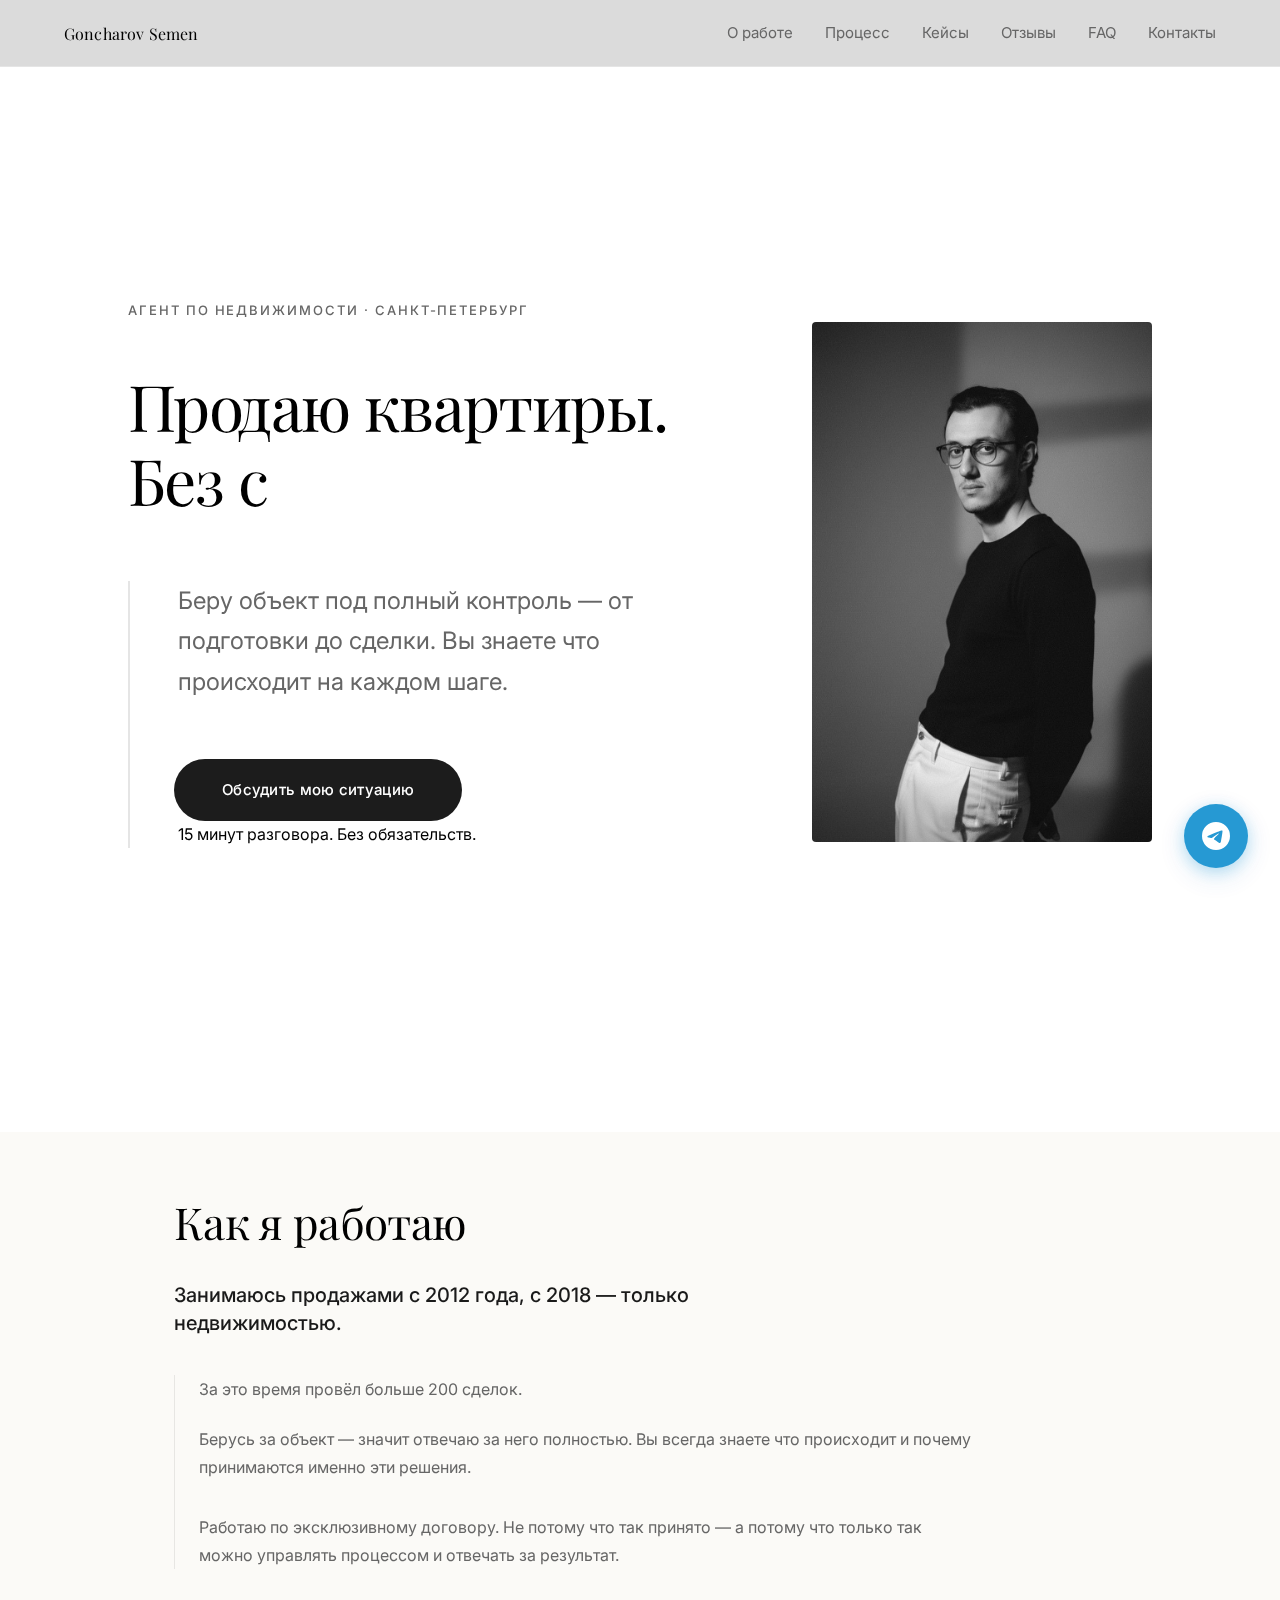
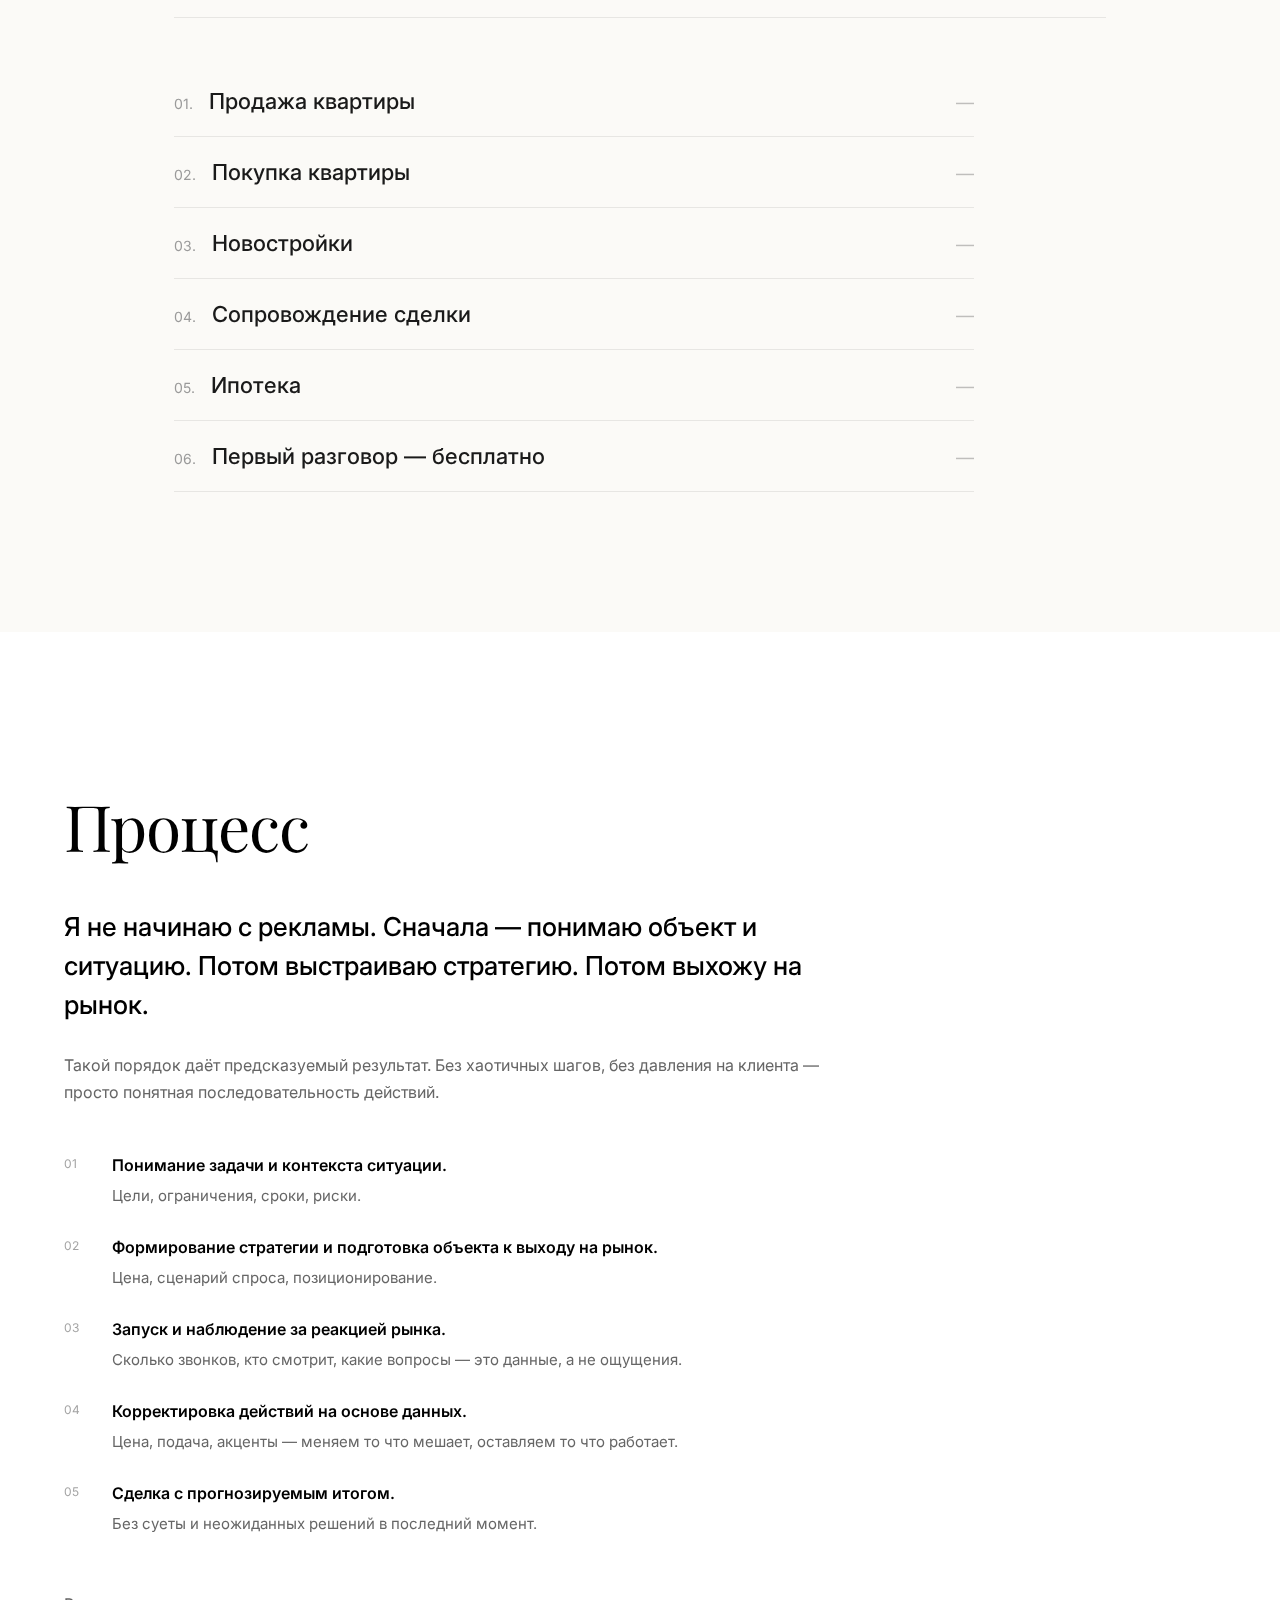
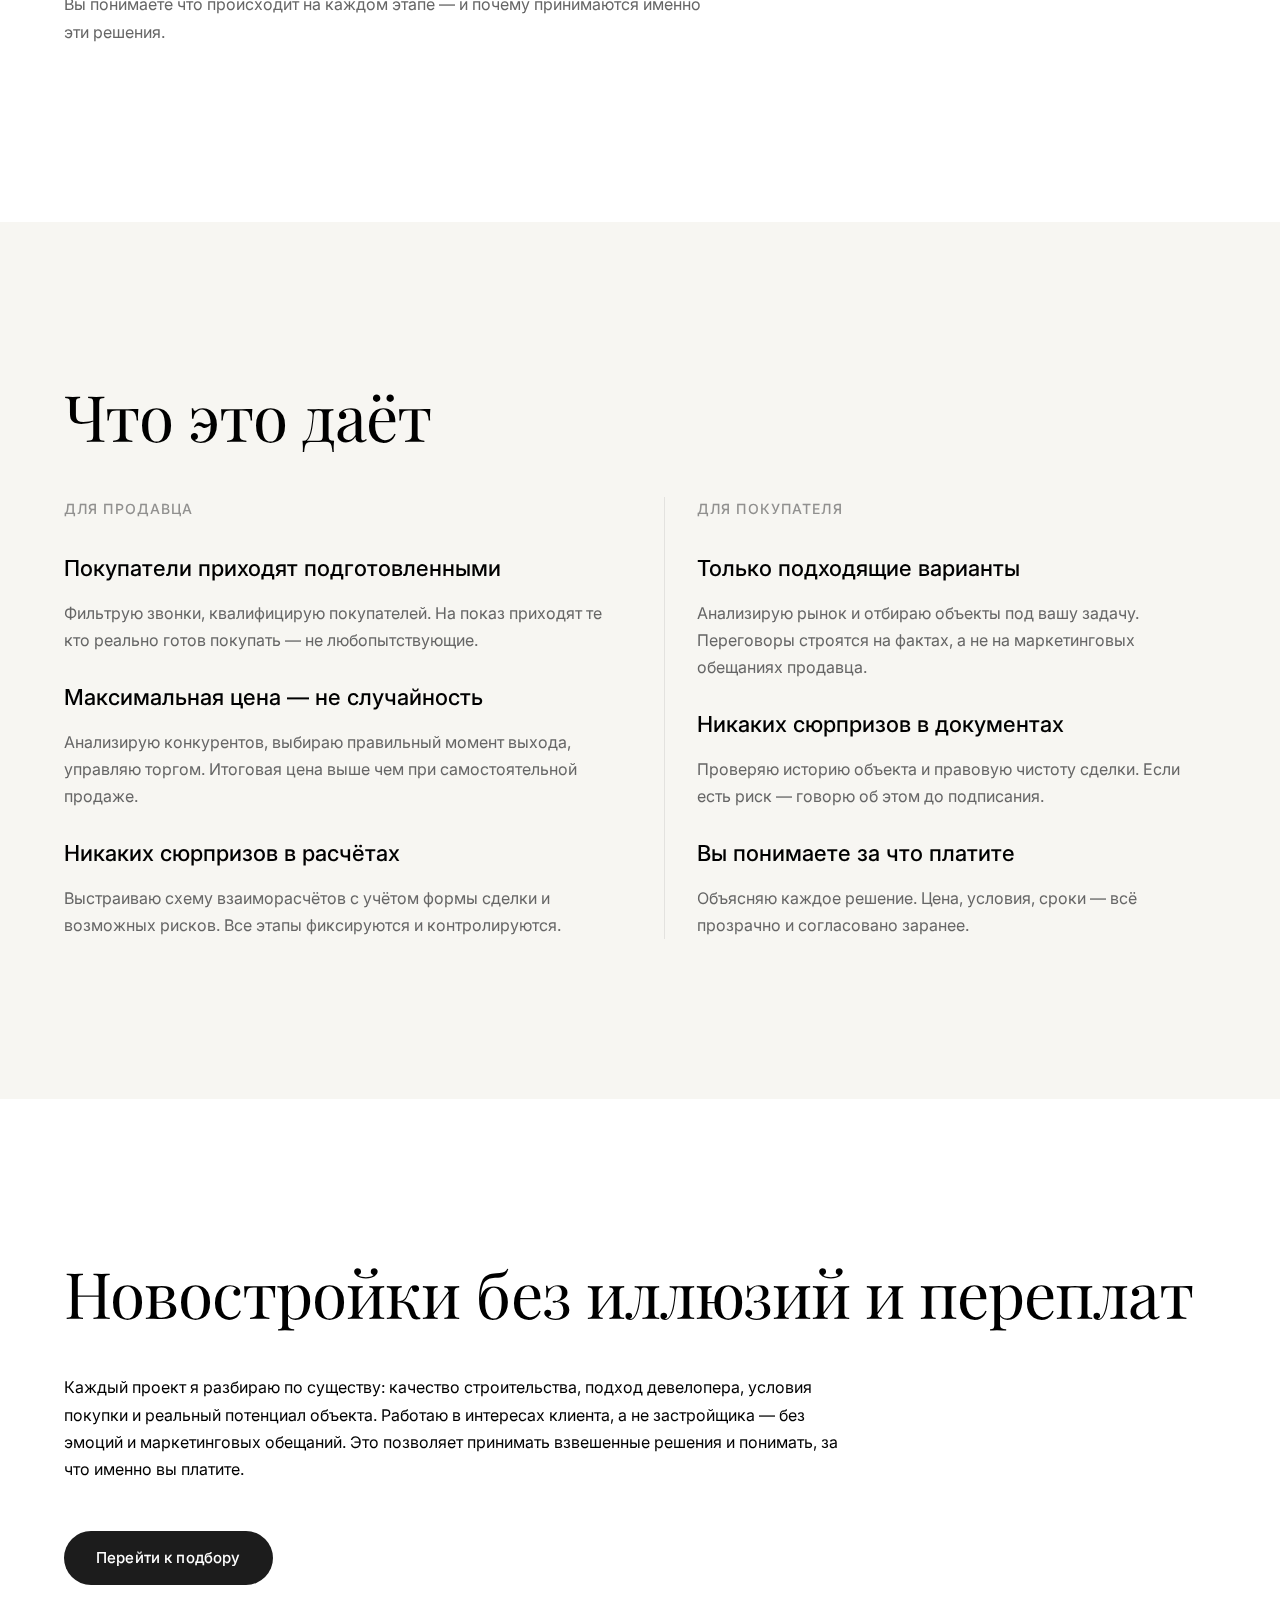
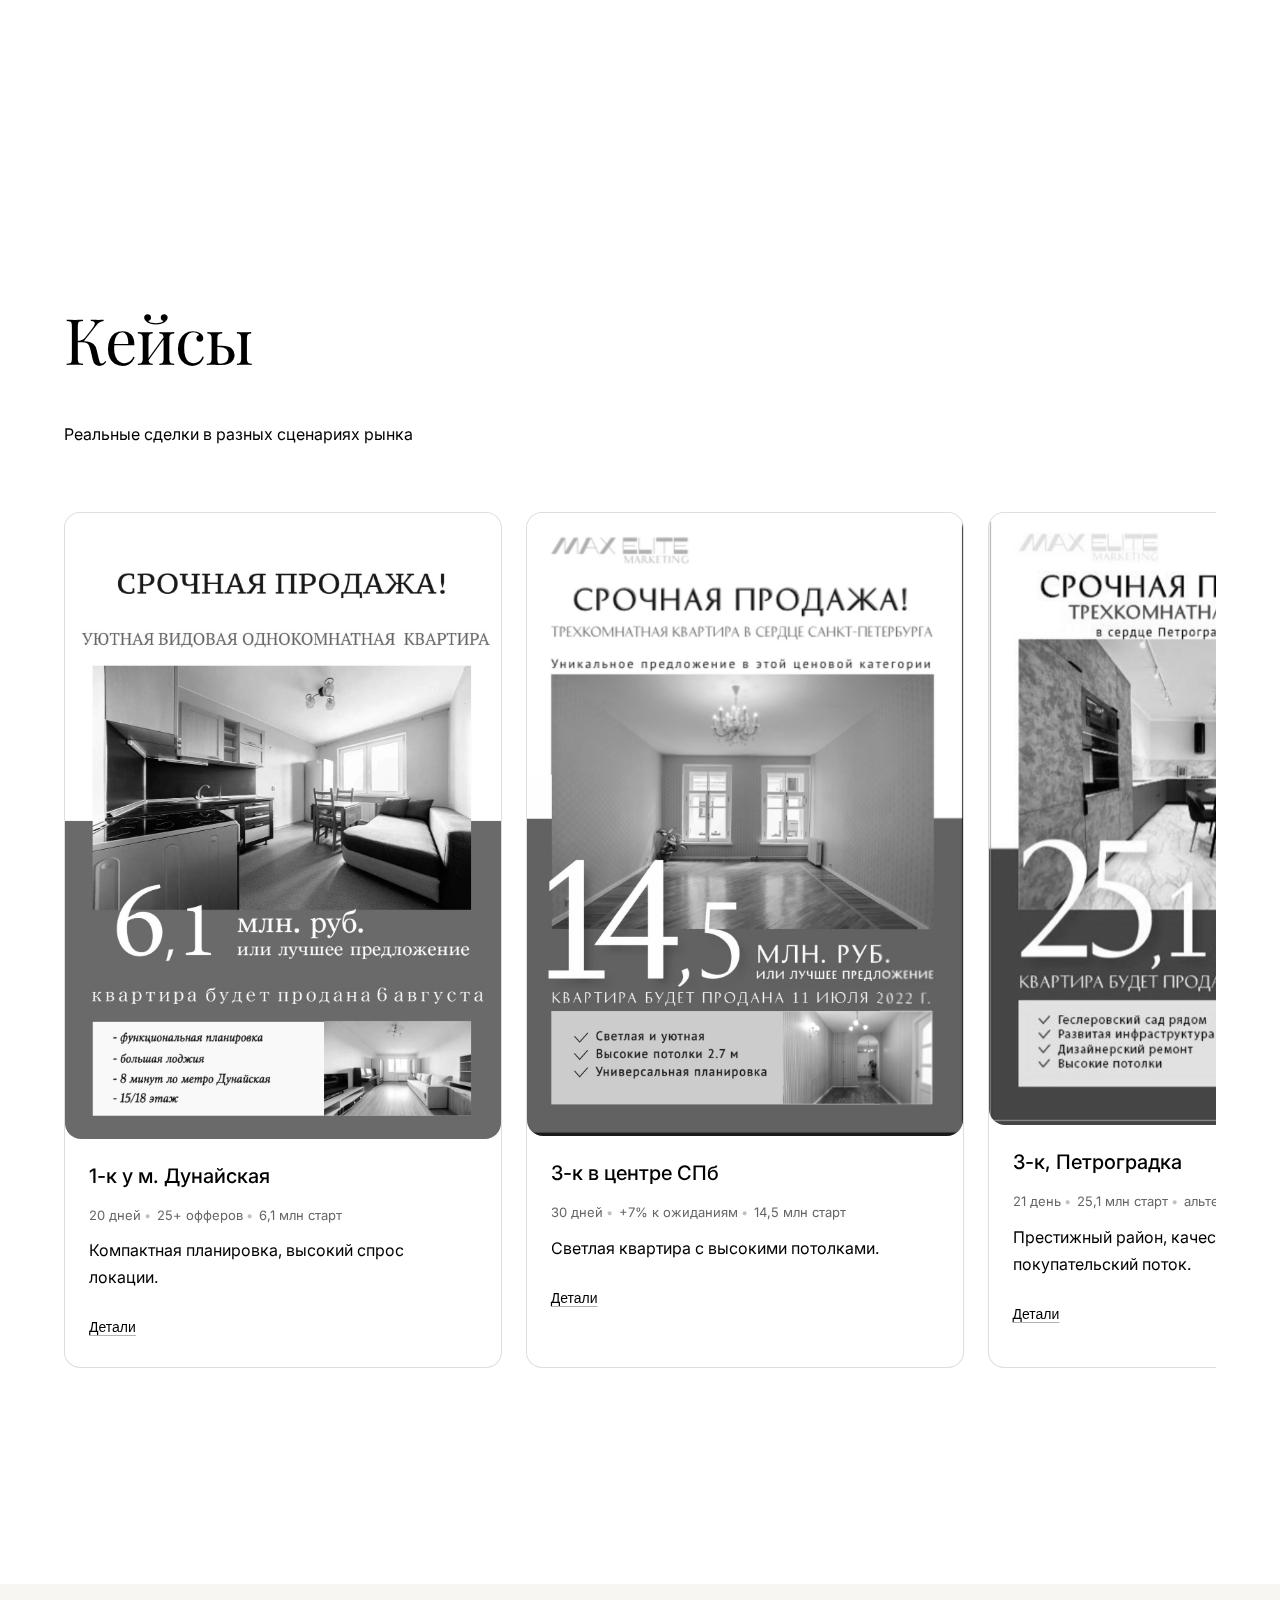
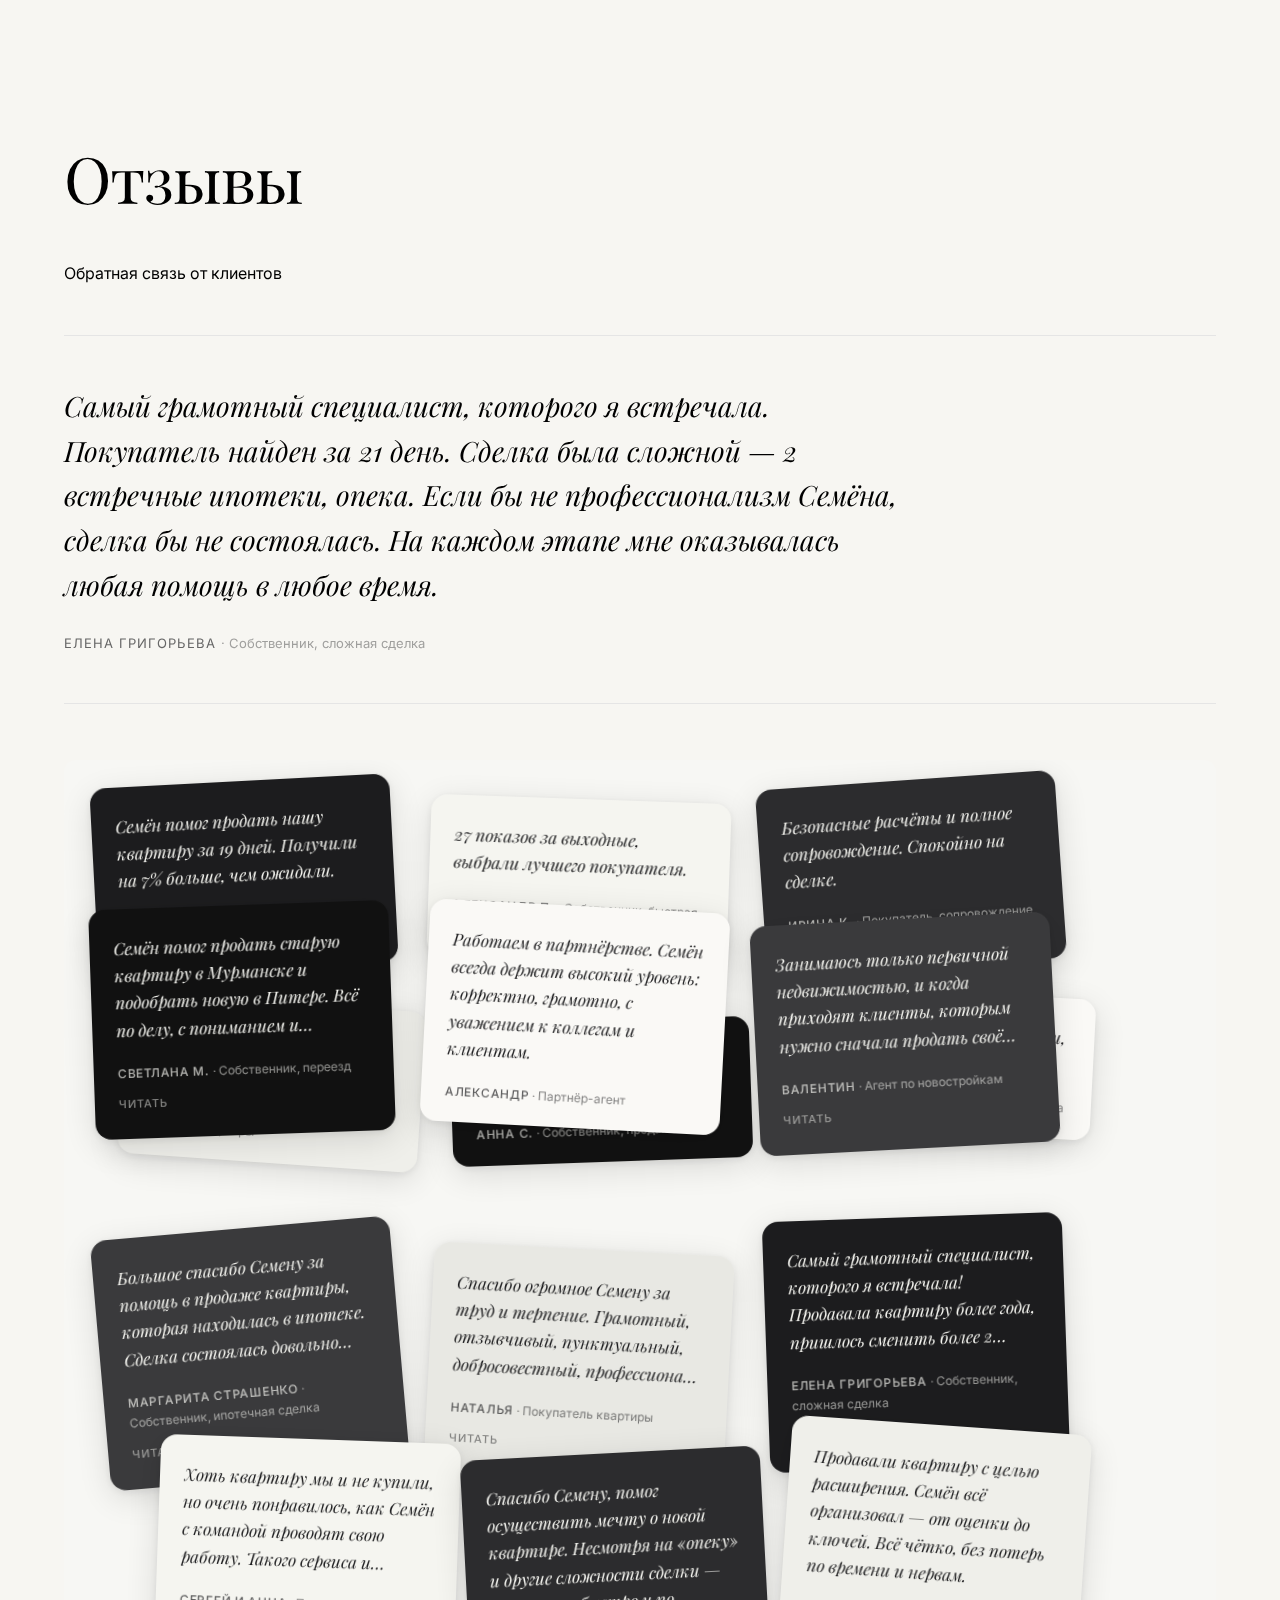
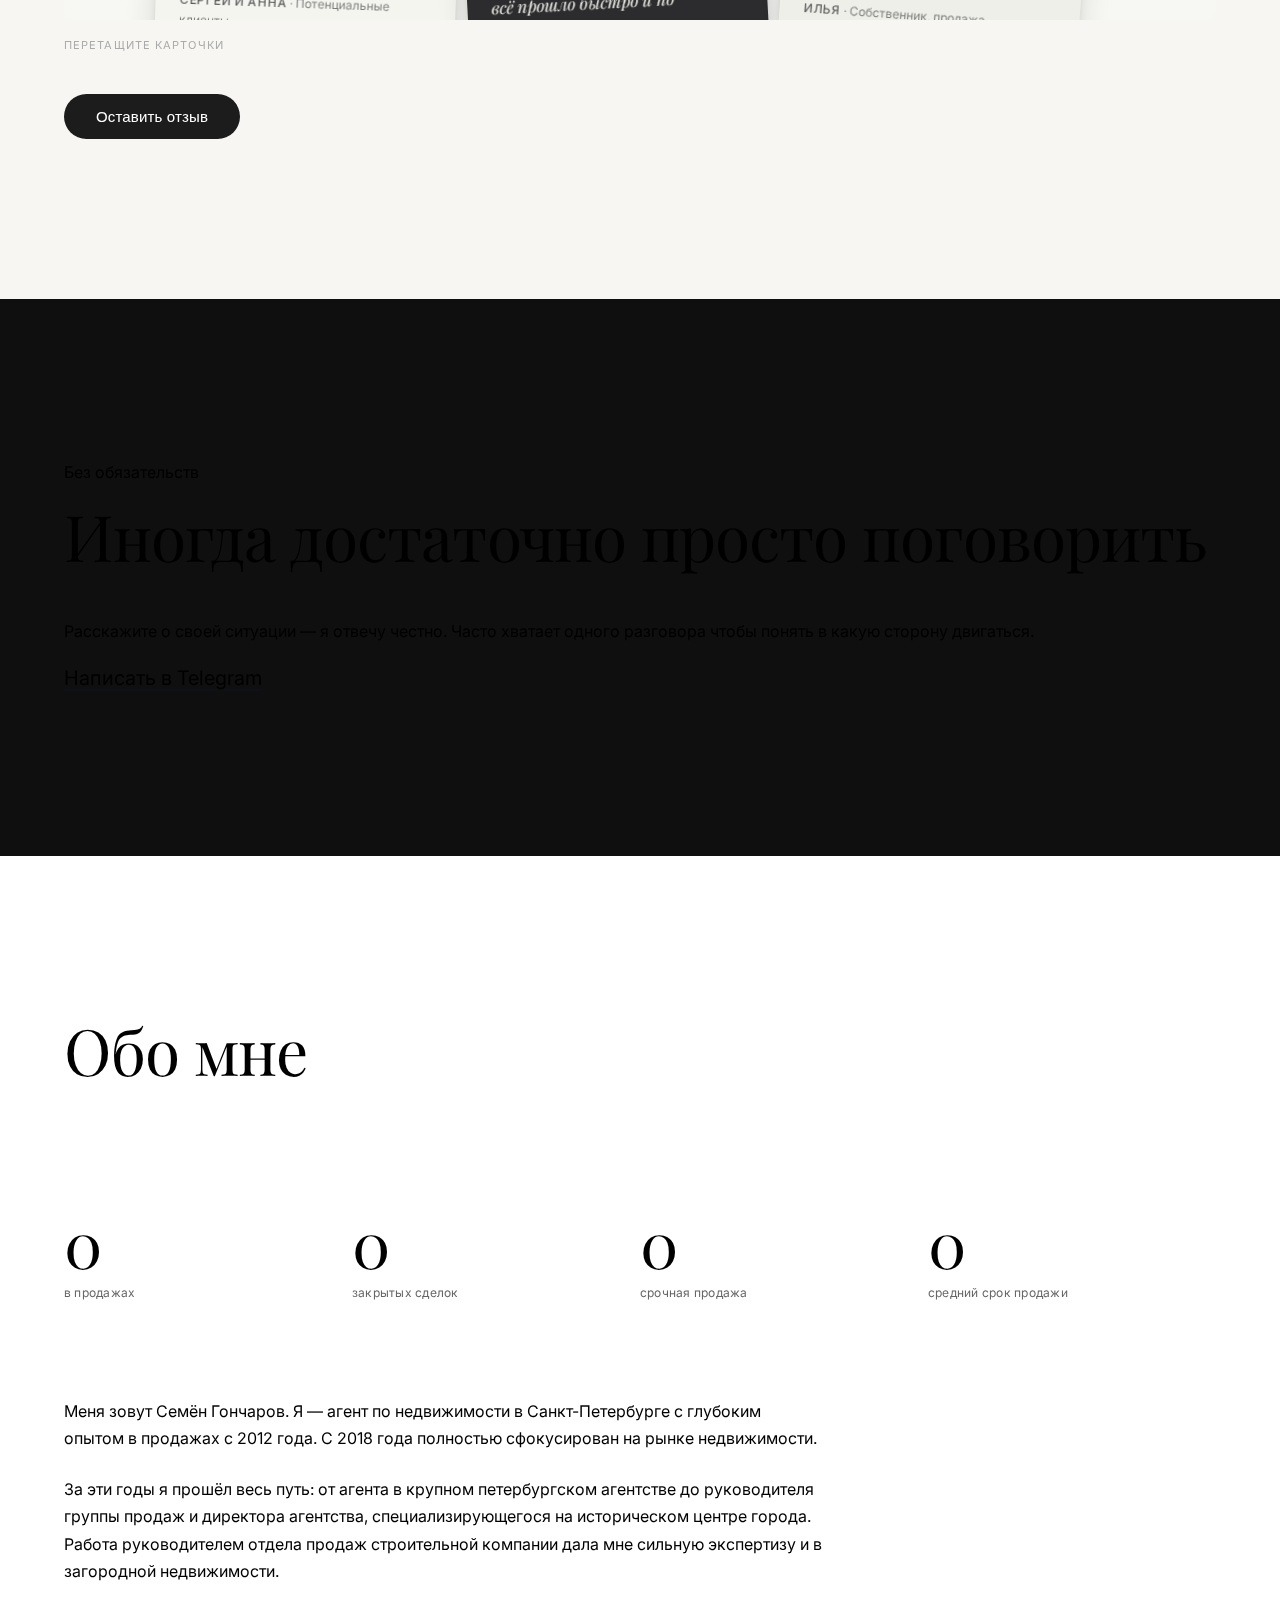
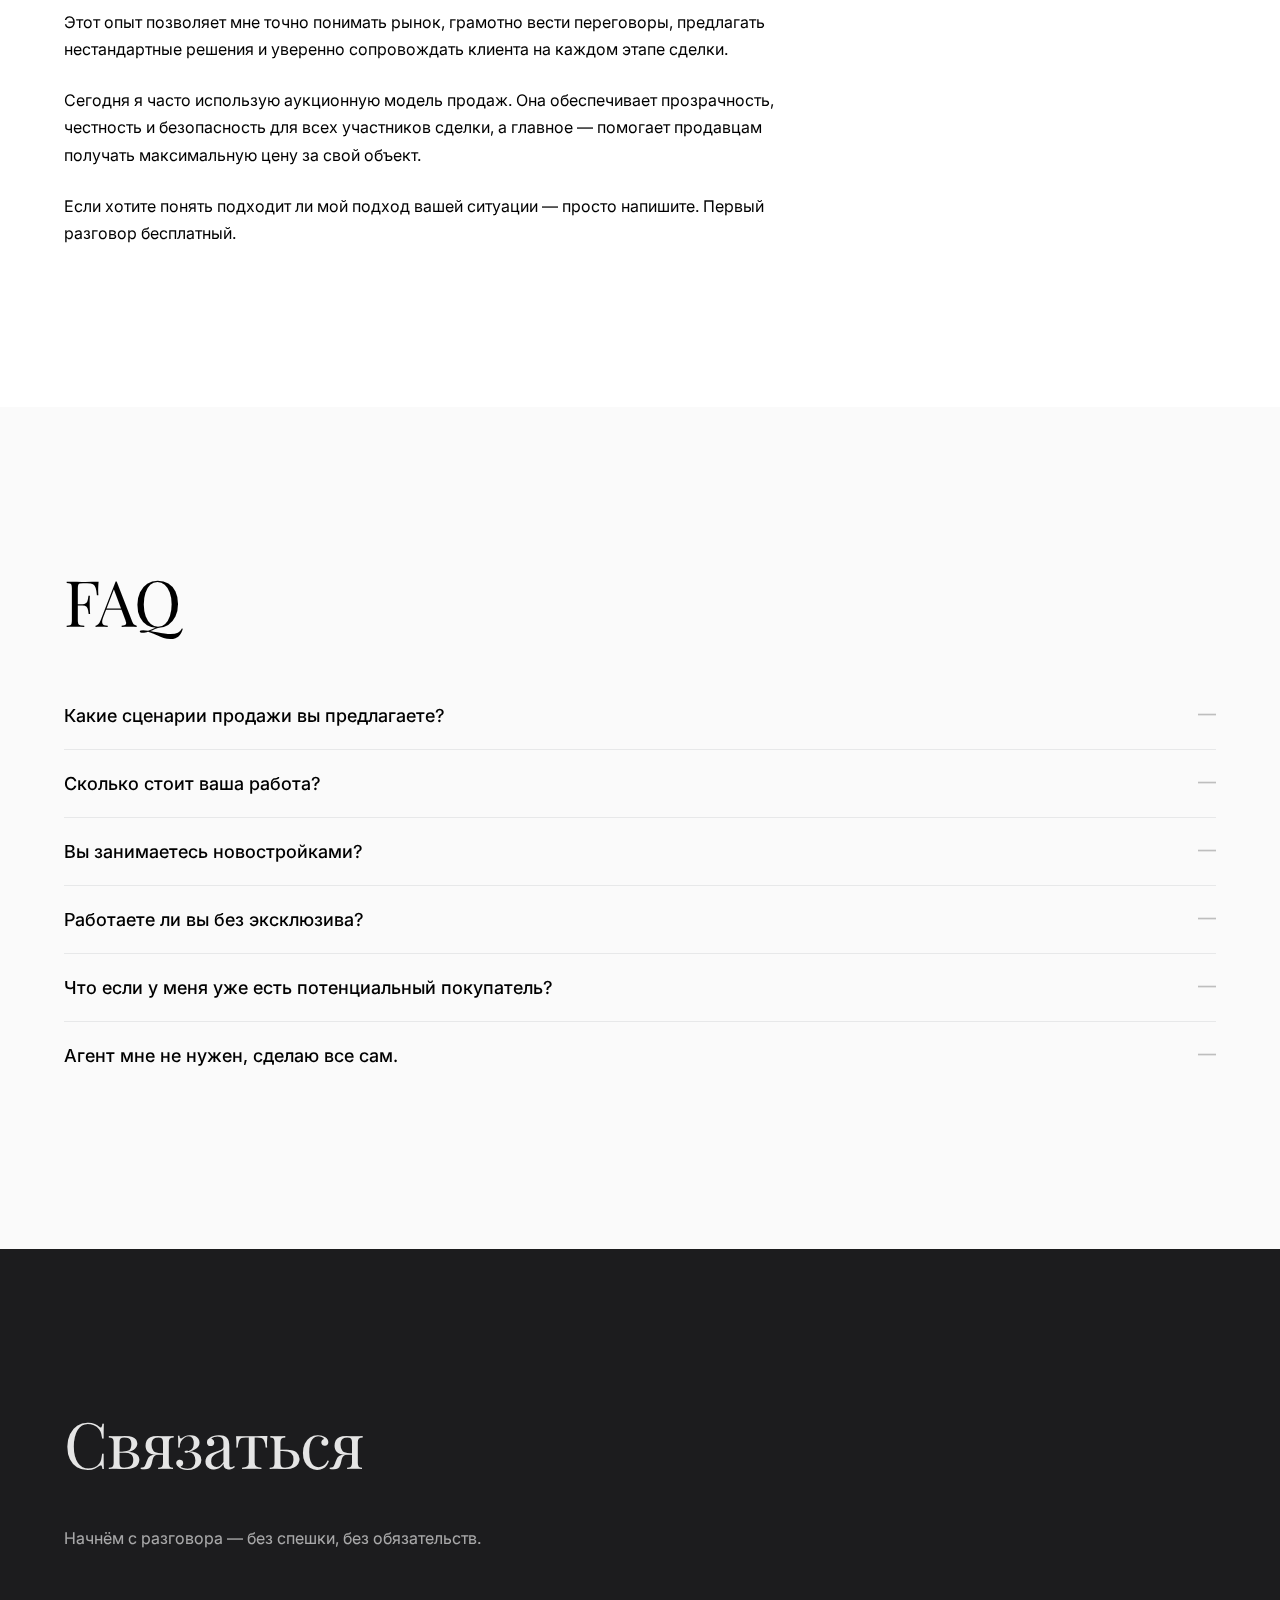
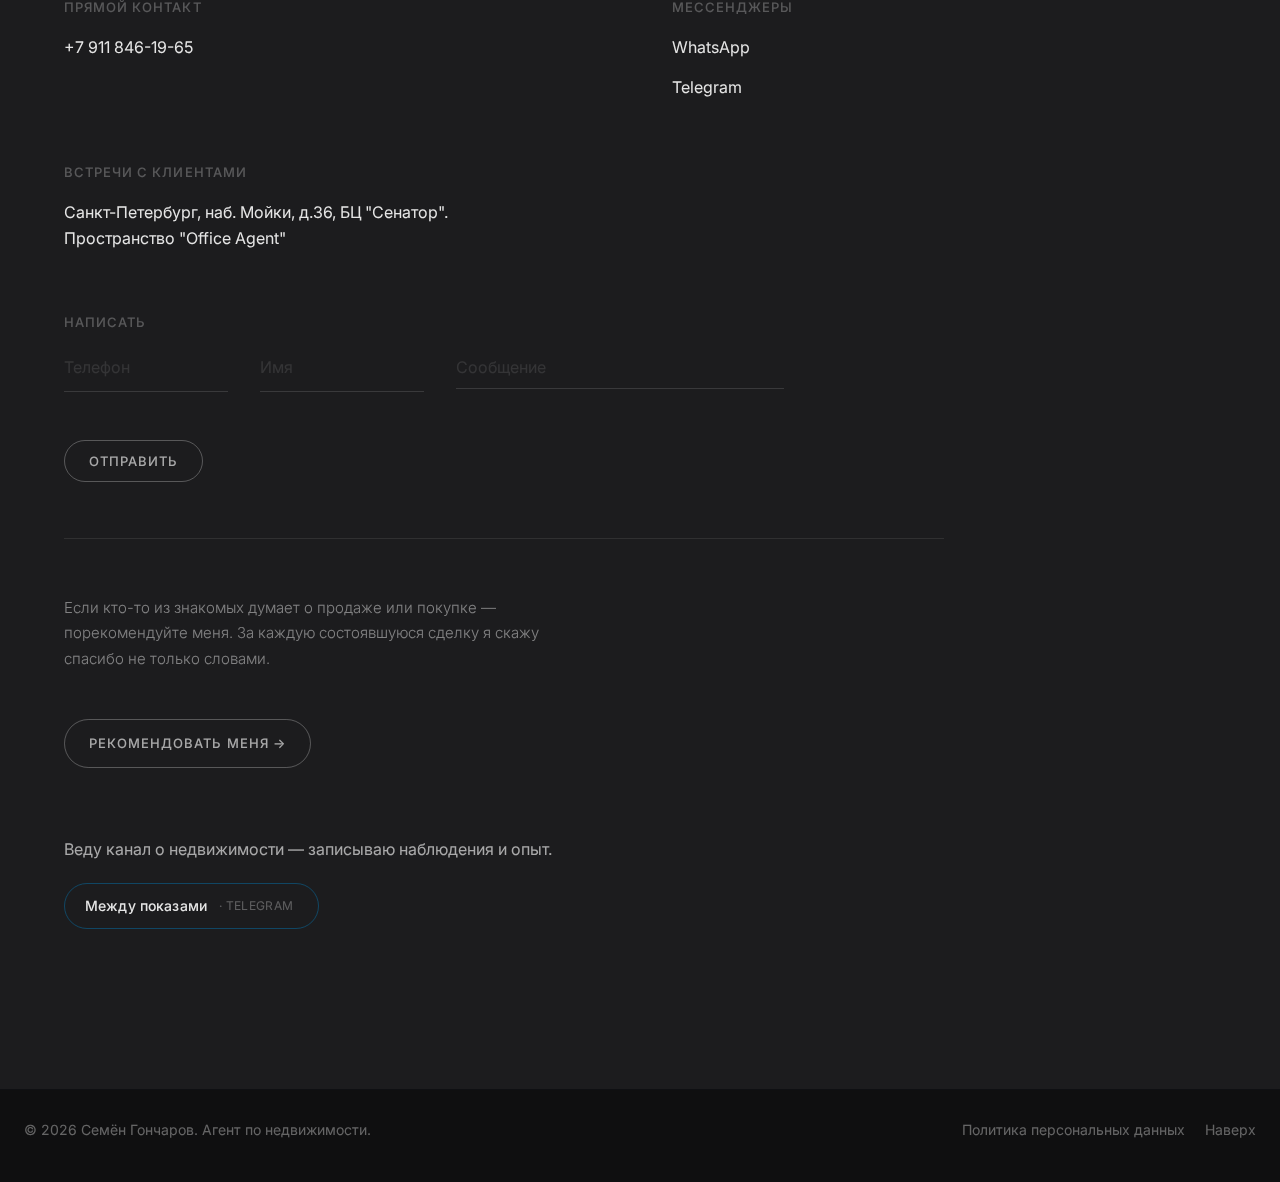
<file: index.html>
<!doctype html>
<html lang="ru">
<head>
  <meta charset="utf-8"/>
  <meta name="viewport" content="width=device-width, initial-scale=1, viewport-fit=cover"/>
  <meta name="theme-color" content="#F2F2F2" media="(prefers-color-scheme: light)">
  <meta name="theme-color" content="#111111" media="(prefers-color-scheme: dark)">
  <meta name="apple-mobile-web-app-status-bar-style" content="black-translucent">
  <link rel="icon" href="favicon/favicon.ico" sizes="any">
  <link rel="icon" type="image/svg+xml" href="favicon/favicon.svg">
  <link rel="icon" type="image/png" href="favicon/favicon-96x96.png" sizes="96x96">
  <link rel="apple-touch-icon" href="favicon/apple-touch-icon.png">
  <title>Семён Гончаров — агент по недвижимости</title>
  <link href="https://fonts.googleapis.com/css2?family=Playfair+Display:wght@300;400&family=Inter:wght@300;400;500;600&display=swap" rel="stylesheet">
  <link rel="stylesheet" href="main-styles.css?v=100">
  <script async src="https://www.googletagmanager.com/gtag/js?id=G-R7PMRC7B3V"></script>
<!-- Yandex.Metrika counter -->
<script type="text/javascript">
    (function(m,e,t,r,i,k,a){
        m[i]=m[i]||function(){(m[i].a=m[i].a||[]).push(arguments)};
        m[i].l=1*new Date();
        for (var j = 0; j < document.scripts.length; j++) {if (document.scripts[j].src === r) { return; }}
        k=e.createElement(t),a=e.getElementsByTagName(t)[0],k.async=1,k.src=r,a.parentNode.insertBefore(k,a)
    })(window, document,'script','https://mc.yandex.ru/metrika/tag.js?id=108495825', 'ym');
    ym(108495825, 'init', {ssr:true, webvisor:true, clickmap:true, ecommerce:"dataLayer", referrer: document.referrer, url: location.href, accurateTrackBounce:true, trackLinks:true});
</script>
<noscript><div><img src="https://mc.yandex.ru/watch/108495825" style="position:absolute; left:-9999px;" alt="" /></div></noscript>
<!-- /Yandex.Metrika counter -->

<!-- CRM Bot Tracker -->
<script>
(function() {
  var BOT_URL = "https://crm-bot-production-7458.up.railway.app/track";

  function getRef() {
    try { return new URLSearchParams(window.location.search).get("ref") || ""; } catch(e) { return ""; }
  }
  function send(event, extra) {
    var data = {
      event: event,
      page: window.location.pathname,
      ref: getRef(),
      referrer: document.referrer ? new URL(document.referrer).hostname : "direct",
      ua: navigator.userAgent.substring(0, 80)
    };
    if (extra) Object.assign(data, extra);
    try {
      fetch(BOT_URL, { method:"POST", headers:{"Content-Type":"application/json"}, body:JSON.stringify(data), keepalive:true });
    } catch(e) {}
  }

  // 1. Посещение — только уникальные за сессию
  if (!sessionStorage.getItem("_crm_visited")) {
    sessionStorage.setItem("_crm_visited", "1");
    send("visit");
  }

  // 2. Клик на Telegram / WhatsApp / телефон
  document.addEventListener("click", function(e) {
    var a = e.target.closest("a[href]");
    if (!a) return;
    var href = a.href || "";
    if (/t\.me|telegram/i.test(href))   send("click_telegram", { href: href });
    if (/wa\.me|whatsapp/i.test(href))  send("click_whatsapp", { href: href });
    if (/^tel:/i.test(href))            send("click_phone",    { href: href });
  });

  // 3. Отправка формы
  document.addEventListener("submit", function(e) {
    var form = e.target;
    var phone = (form.querySelector("[name=phone]") || {}).value || "";
    var name  = (form.querySelector("[name=name]")  || {}).value || "";
    var msg   = (form.querySelector("[name=message]") || {}).value || "";
    send("form_submit", { phone: phone, name: name, message: msg.substring(0, 100) });
  });
})();
</script>
</head>
<body>
  <header class="site-header bg-main">
    <div class="container header-inner">
      <a class="brand" href="#top">Goncharov Semen</a>
      <button class="menu-toggle" type="button" aria-label="Открыть меню" aria-expanded="false">
        <span class="menu-toggle-icon"></span>
      </button>
      <nav class="site-nav">
        <a href="#approach">О работе</a>
        <a href="#process">Процесс</a>
        <a href="#cases">Кейсы</a>
        <a href="#reviews">Отзывы</a>
        <a href="#faq">FAQ</a>
        <a href="#contact">Контакты</a>
      </nav>
    </div>
  </header>

  <main>
    <section id="top" class="hero bg-main">
      <div class="section-frame">
        <div class="hero-inner hero-with-photo">
          <div class="hero-content">
            <p class="hero-kicker animate-on-scroll animate-delay-1" data-animate="fade-in">АГЕНТ ПО НЕДВИЖИМОСТИ · САНКТ-ПЕТЕРБУРГ</p>
            <h1 class="hero-title animate-on-scroll animate-delay-2" data-animate="fade-in-up">Продаю квартиры. Без случайностей — с результатом, который можно объяснить.</h1>
            <div class="hero-meta">
              <p class="hero-subtitle animate-on-scroll animate-delay-3" data-animate="fade-in-up">Беру объект под полный контроль — от подготовки до сделки. Вы знаете что происходит на каждом шаге.</p>
              <div class="cta-wrap">
                <a href="#contact" class="cta-primary animate-on-scroll animate-delay-4" data-animate="fade-in-up">Обсудить мою ситуацию</a>
                <p class="cta-micro animate-on-scroll animate-delay-4" data-animate="fade-in-up">15 минут разговора. Без обязательств.</p>
              </div>
            </div>
          </div>
          <div class="hero-photo-wrap">
            <img src="processed_images/bwhero.png" alt="Семён Гончаров" class="hero-photo">
          </div>
        </div>
      </div>
    </section>

    <div class="rule"></div>

    <section id="approach" class="section-work">
      <div class="work-container">
        <h2 class="work-title animate-on-scroll" data-animate="fade-in-up">Как я работаю</h2>
        <div class="work-intro animate-on-scroll" data-animate="fade-in-up">
          <p class="work-manifest">Занимаюсь продажами с 2012 года, с 2018 — только недвижимостью.</p>
          <div class="work-body">
            <p>За это время провёл больше 200 сделок.</p>
            <p>Берусь за объект — значит отвечаю за него полностью. Вы всегда знаете что происходит и почему принимаются именно эти решения.</p>
            <p>Работаю по эксклюзивному договору. Не потому что так принято — а потому что только так можно управлять процессом и отвечать за результат.</p>
          </div>
        </div>

        <div class="work-divider"></div>

        <div class="work-accordion">
          <div class="work-item animate-on-scroll animate-delay-1" data-animate="slide-in-left">
            <button class="work-header" type="button" aria-expanded="false">
              <span class="work-index">01.</span>
              <span class="work-name">Продажа квартиры</span>
            </button>
            <div class="work-content">
              <p>Два формата работы — быстрый результат за 21 день или более размеренный процесс со средним сроком 55 дней. В обоих случаях цель одна — максимальная цена за объект.</p>
            </div>
          </div>
          <div class="work-item animate-on-scroll animate-delay-2" data-animate="slide-in-left">
            <button class="work-header" type="button" aria-expanded="false">
              <span class="work-index">02.</span>
              <span class="work-name">Покупка квартиры</span>
            </button>
            <div class="work-content">
              <p>Поиск, анализ, переговоры, торг, проверка документов. Вы выбираете — я делаю всё остальное. От первого просмотра до ключей.</p>
            </div>
          </div>
          <div class="work-item animate-on-scroll animate-delay-3" data-animate="slide-in-left">
            <button class="work-header" type="button" aria-expanded="false">
              <span class="work-index">03.</span>
              <span class="work-name">Новостройки</span>
            </button>
            <div class="work-content">
              <p>Помогаю выбрать проект без маркетинга застройщика. Сравниваю по существу — качество, девелопер, условия, реальный потенциал.</p>
            </div>
          </div>
          <div class="work-item animate-on-scroll animate-delay-4" data-animate="slide-in-left">
            <button class="work-header" type="button" aria-expanded="false">
              <span class="work-index">04.</span>
              <span class="work-name">Сопровождение сделки</span>
            </button>
            <div class="work-content">
              <p>Если покупатель уже есть — помогу провести сделку безопасно. Документы, расчёты, регистрация. Без сюрпризов в последний момент.</p>
            </div>
          </div>
          <div class="work-item animate-on-scroll animate-delay-5" data-animate="slide-in-left">
            <button class="work-header" type="button" aria-expanded="false">
              <span class="work-index">05.</span>
              <span class="work-name">Ипотека</span>
            </button>
            <div class="work-content">
              <p>Работаю в связке с брокером. Подбираем программу, готовим документы, получаем одобрение на лучших условиях.</p>
            </div>
          </div>
          <div class="work-item animate-on-scroll animate-delay-6" data-animate="slide-in-left">
            <button class="work-header" type="button" aria-expanded="false">
              <span class="work-index">06.</span>
              <span class="work-name">Первый разговор — бесплатно</span>
            </button>
            <div class="work-content">
              <p>15 минут чтобы понять вашу ситуацию и сказать честно — чем могу помочь. Без давления и обязательств.</p>
            </div>
          </div>
        </div>
      </div>
    </section>

    <div class="rule"></div>

    <section id="process" class="process bg-main">
      <div class="section-frame">
        <h2 class="animate-on-scroll" data-animate="fade-in-up">Процесс</h2>
        <p class="process-subtitle animate-on-scroll" data-animate="fade-in-up">Я не начинаю с рекламы. Сначала — понимаю объект и ситуацию. Потом выстраиваю стратегию. Потом выхожу на рынок.</p>
        <div class="process-essay animate-on-scroll" data-animate="fade-in-up">
          <div class="process-body">
          <p>Такой порядок даёт предсказуемый результат. Без хаотичных шагов, без давления на клиента — просто понятная последовательность действий.</p>
          </div>
        </div>
        <ol class="process-steps animate-on-scroll" data-animate="fade-in-up">
          <li>
            <span class="process-num">01</span>
            <span class="process-text">
              <span class="process-title">Понимание задачи и контекста ситуации.</span>
              <span class="process-desc">Цели, ограничения, сроки, риски.</span>
            </span>
          </li>
          <li>
            <span class="process-num">02</span>
            <span class="process-text">
              <span class="process-title">Формирование стратегии и подготовка объекта к выходу на рынок.</span>
              <span class="process-desc">Цена, сценарий спроса, позиционирование.</span>
            </span>
          </li>
          <li>
            <span class="process-num">03</span>
            <span class="process-text">
              <span class="process-title">Запуск и наблюдение за реакцией рынка.</span>
              <span class="process-desc">Сколько звонков, кто смотрит, какие вопросы — это данные, а не ощущения.</span>
            </span>
          </li>
          <li>
            <span class="process-num">04</span>
            <span class="process-text">
              <span class="process-title">Корректировка действий на основе данных.</span>
              <span class="process-desc">Цена, подача, акценты — меняем то что мешает, оставляем то что работает.</span>
            </span>
          </li>
          <li>
            <span class="process-num">05</span>
            <span class="process-text">
              <span class="process-title">Сделка с прогнозируемым итогом.</span>
              <span class="process-desc">Без суеты и неожиданных решений в последний момент.</span>
            </span>
          </li>
        </ol>
        <p class="process-bridge">Вы понимаете что происходит на каждом этапе — и почему принимаются именно эти решения.</p>
        
      </div>
    </section>

    <section id="advantages" class="advantages bg-soft">
      <div class="section-frame">
        <h2 class="animate-on-scroll" data-animate="fade-in-up">Что это даёт</h2>
        <div class="advantages-grid">
          <div class="adv-column animate-on-scroll animate-delay-1" data-animate="fade-in-up">
            <h3>Для продавца</h3>
            <div class="adv-list">
              <div class="adv-item">
                <h4>Покупатели приходят подготовленными</h4>
                <p>Фильтрую звонки, квалифицирую покупателей. На показ приходят те кто реально готов покупать — не любопытствующие.</p>
              </div>
              <div class="adv-item">
                <h4>Максимальная цена — не случайность</h4>
                <p>Анализирую конкурентов, выбираю правильный момент выхода, управляю торгом. Итоговая цена выше чем при самостоятельной продаже.</p>
              </div>
              <div class="adv-item">
                <h4>Никаких сюрпризов в расчётах</h4>
                <p>Выстраиваю схему взаиморасчётов с учётом формы сделки и возможных рисков. Все этапы фиксируются и контролируются.</p>
              </div>
            </div>
          </div>
          <div class="adv-column animate-on-scroll animate-delay-2" data-animate="fade-in-up">
            <h3>Для покупателя</h3>
            <div class="adv-list">
              <div class="adv-item">
                <h4>Только подходящие варианты</h4>
                <p>Анализирую рынок и отбираю объекты под вашу задачу. Переговоры строятся на фактах, а не на маркетинговых обещаниях продавца.</p>
              </div>
              <div class="adv-item">
                <h4>Никаких сюрпризов в документах</h4>
                <p>Проверяю историю объекта и правовую чистоту сделки. Если есть риск — говорю об этом до подписания.</p>
              </div>
              <div class="adv-item">
                <h4>Вы понимаете за что платите</h4>
                <p>Объясняю каждое решение. Цена, условия, сроки — всё прозрачно и согласовано заранее.</p>
              </div>
            </div>
          </div>
        </div>
      </div>
    </section>

    <section id="newbuild" class="newbuild bg-main">
      <div class="section-frame">
        <h2 class="animate-on-scroll" data-animate="fade-in-up">Новостройки без иллюзий и переплат</h2>
        <p class="text-narrow animate-on-scroll" data-animate="fade-in-up">Каждый проект я разбираю по существу: качество строительства, подход девелопера, условия покупки и реальный потенциал объекта. Работаю в интересах клиента, а не застройщика — без эмоций и маркетинговых обещаний. Это позволяет принимать взвешенные решения и понимать, за что именно вы платите.</p>
        <a class="btn animate-on-scroll" data-animate="fade-in-up" href="https://agent-goncharov.toprealtors.ru" target="_blank" rel="noreferrer">Перейти к подбору</a>
      </div>
    </section>

    <section id="cases" class="cases bg-main">
      <div class="section-frame">
        <h2 class="animate-on-scroll" data-animate="fade-in-up">Кейсы</h2>
        <p class="text-narrow animate-on-scroll" data-animate="fade-in-up">Реальные сделки в разных сценариях рынка</p>
        <div class="cases-track">
          <article class="content-card case-card animate-on-scroll animate-delay-1" data-animate="scale-in">
            <div class="case-media">
              <img src="processed_images/cases/dunayski1.jpeg" alt="1-к у м. Дунайская">
            </div>
            <h3>1-к у м. Дунайская</h3>
            <div class="case-pills">
              <span class="case-pill">20 дней</span>
              <span class="case-pill">25+ офферов</span>
              <span class="case-pill">6,1 млн старт</span>
            </div>
            <p>Компактная планировка, высокий спрос локации.</p>
            <button class="btn case-toggle" type="button" aria-expanded="false">Детали</button>
            <div class="case-details">
              <ul>
                <li><strong>Старт:</strong> продать без потери в цене, так как до этого пытались продать самостоятельно</li>
                <li><strong>Действия:</strong> более 2000 соседей узнали о продаже благодаря листовкам, большой баннер, постеры на локации, 3 дня окна показов, более 40 просмотров</li>
                <li><strong>Результат:</strong> 25+ офферов, закрыли за 20 дней</li>
              </ul>
            </div>
          </article>

          <article class="content-card case-card animate-on-scroll animate-delay-2" data-animate="scale-in">
            <div class="case-media">
              <img src="processed_images/cases/sadovaya2.jpeg" alt="3-к в центре СПб">
            </div>
            <h3>3-к в центре СПб</h3>
            <div class="case-pills">
              <span class="case-pill">30 дней</span>
              <span class="case-pill">+7% к ожиданиям</span>
              <span class="case-pill">14,5 млн старт</span>
            </div>
            <p>Светлая квартира с высокими потолками.</p>
            <button class="btn case-toggle" type="button" aria-expanded="false">Детали</button>
            <div class="case-details">
              <ul>
                <li><strong>Старт:</strong> необходимо быстро найти покупателя т.к встречный объект был уже на задатке</li>
                <li><strong>Действия:</strong> хоумстейджинг, работа на территории, 2 дня показов</li>
                <li><strong>Результат:</strong> закрыли сделку на 7% выше ожиданий</li>
              </ul>
            </div>
          </article>

          <article class="content-card case-card animate-on-scroll animate-delay-3" data-animate="scale-in">
            <div class="case-media">
              <img src="processed_images/cases/petroga3.jpeg" alt="3-к, Петроградка">
            </div>
            <h3>3-к, Петроградка</h3>
            <div class="case-pills">
              <span class="case-pill">21 день</span>
              <span class="case-pill">25,1 млн старт</span>
              <span class="case-pill">альтернатива</span>
            </div>
            <p>Престижный район, качественный покупательский поток.</p>
            <button class="btn case-toggle" type="button" aria-expanded="false">Детали</button>
            <div class="case-details">
              <ul>
                <li><strong>Старт:</strong> квартира сразу после ремонта, престиж локации</li>
                <li><strong>Действия:</strong> аукционная подача, таргетированная реклама, работа на территории, сложные переговоры из за альтернативной сделки</li>
                <li><strong>Результат:</strong> продавец выбрал покупателя с наиболее комфортными условиями</li>
              </ul>
            </div>
          </article>

          <article class="content-card case-card animate-on-scroll animate-delay-4" data-animate="scale-in">
            <div class="case-media">
              <img src="processed_images/cases/parkpobedy4.jpeg" alt="2-к, двусторонняя">
            </div>
            <h3>2-к, двусторонняя</h3>
            <div class="case-pills">
              <span class="case-pill">15 дней</span>
              <span class="case-pill">9,8 млн старт</span>
              <span class="case-pill">задаток 2-я неделя</span>
            </div>
            <p>Удобная планировка для семьи, окна на две стороны.</p>
            <button class="btn case-toggle" type="button" aria-expanded="false">Детали</button>
            <div class="case-details">
              <ul>
                <li><strong>Старт:</strong> семейный переезд, жёсткие сроки</li>
                <li><strong>Действия:</strong> предпродажная подготовка, агрессивная реклама объекта, промоутер с листовками у метро, показы в выходные</li>
                <li><strong>Результат:</strong> задаток на 2-й неделе</li>
              </ul>
            </div>
          </article>

          <article class="content-card case-card animate-on-scroll animate-delay-5" data-animate="scale-in">
            <div class="case-media">
              <img src="processed_images/cases/vaska5.jpeg" alt="2-к, Васильевский остров">
            </div>
            <h3>2-к, Васильевский остров</h3>
            <div class="case-pills">
              <span class="case-pill">18 дней</span>
              <span class="case-pill">20+ заявок</span>
              <span class="case-pill">14,1 млн старт</span>
            </div>
            <p>Уютная квартира в историческом районе, рядом набережная.</p>
            <button class="btn case-toggle" type="button" aria-expanded="false">Детали</button>
            <div class="case-details">
              <ul>
                <li><strong>Старт:</strong> собственник хотел продать по максимальной цене, без спешки</li>
                <li><strong>Действия:</strong> профессиональная съёмка, аукционная подача, организация показов в два дня</li>
                <li><strong>Результат:</strong> 20+ заявок, выбрали покупателя с лучшими условиями, сделка с альтернативой прошла без задержек</li>
              </ul>
            </div>
          </article>

          <article class="content-card case-card animate-on-scroll animate-delay-6" data-animate="scale-in">
            <div class="case-media">
              <img src="processed_images/cases/petroga6.jpeg" alt="3-к, Петроградская сторона">
            </div>
            <h3>3-к, Петроградская сторона</h3>
            <div class="case-pills">
              <span class="case-pill">12 дней</span>
              <span class="case-pill">21,3 млн старт</span>
              <span class="case-pill">срочная продажа</span>
            </div>
            <p>Жилой фонд в престижном районе.</p>
            <button class="btn case-toggle" type="button" aria-expanded="false">Детали</button>
            <div class="case-details">
              <ul>
                <li><strong>Старт:</strong> собственник переезжал в другой город, нужно закрыть до отъезда</li>
                <li><strong>Действия:</strong> за 48 часов подготовили объект, вышли на рынок, за первые выходные провели 14 показов</li>
                <li><strong>Результат:</strong> 3 оффера, закрыли на 12-й день по цене выше стартовой</li>
              </ul>
            </div>
          </article>

          <article class="content-card case-card animate-on-scroll animate-delay-1" data-animate="scale-in">
            <div class="case-media">
              <img src="processed_images/cases/tokyo7.jpeg" alt="3-к в ЖК Tokyo">
            </div>
            <h3>3-к в ЖК Tokyo</h3>
            <div class="case-pills">
              <span class="case-pill">25 дней</span>
              <span class="case-pill">15+ офферов</span>
              <span class="case-pill">13,9 млн старт</span>
            </div>
            <p>Современный жилой комплекс с высокой конкуренцией в локации.</p>
            <button class="btn case-toggle" type="button" aria-expanded="false">Детали</button>
            <div class="case-details">
              <ul>
                <li><strong>Старт:</strong> быстрая продажа без потери в цене</li>
                <li><strong>Действия:</strong> Фото, реклама на локации, брокер-тур, дополнительные показы</li>
                <li><strong>Результат:</strong> 15+ офферов, продано за 25 дней</li>
              </ul>
            </div>
          </article>

          <article class="content-card case-card animate-on-scroll animate-delay-2" data-animate="scale-in">
            <div class="case-media">
              <img src="processed_images/cases/gjatskaya8.jpeg" alt="3Е-к, ул. Гжатская">
            </div>
            <h3>3Е-к, ул. Гжатская</h3>
            <div class="case-pills">
              <span class="case-pill">25 дней</span>
              <span class="case-pill">75+ просмотров</span>
              <span class="case-pill">23 млн старт</span>
            </div>
            <p>Москва, СЗАО, метро в шаговой доступности, собственная набережная на территории комплекса.</p>
            <button class="btn case-toggle" type="button" aria-expanded="false">Детали</button>
            <div class="case-details">
              <ul>
                <li><strong>Старт:</strong> локация у набережной и статусный район</li>
                <li><strong>Действия:</strong> Сильная подача, таргетированная реклама, персональные показы</li>
                <li><strong>Результат:</strong> 75+ реальных просмотров, покупатель выбран на 25-й день</li>
              </ul>
            </div>
          </article>
        </div>
      </div>
    </section>

    <section id="reviews" class="reviews bg-soft">
      <div class="section-frame">
        <h2 class="animate-on-scroll" data-animate="fade-in-up">Отзывы</h2>
        <p class="text-narrow animate-on-scroll" data-animate="fade-in-up">Обратная связь от клиентов</p>
        <blockquote class="review-hero animate-on-scroll" data-animate="fade-in-up">
          <p class="review-hero-text">Самый грамотный специалист, которого я встречала. Покупатель найден за 21 день. Сделка была сложной — 2 встречные ипотеки, опека. Если бы не профессионализм Семёна, сделка бы не состоялась. На каждом этапе мне оказывалась любая помощь в любое время.</p>
          <footer class="review-hero-author">Елена Григорьева <span>· Собственник, сложная сделка</span></footer>
        </blockquote>

                <div class="freecards-stage animate-on-scroll" data-animate="fade-in-up" id="freecards-stage">

          <div class="freecard" 
               style="background:#1C1C1E; color:#F5F5F0; left:20px; top:20px; --rot:-3deg;"
               data-x="20" data-y="20">
            <p class="freecard-quote">Семён помог продать нашу квартиру за 19 дней. Получили на 7% больше, чем ожидали.</p>
            <p class="freecard-author">Марина и Роман<span class="freecard-role"> · Семья, продажа квартиры</span></p>
          </div>
          <div class="freecard" 
               style="background:#F5F5F0; color:#1C1C1E; left:360px; top:40px; --rot:2deg;"
               data-x="360" data-y="40">
            <p class="freecard-quote">27 показов за выходные, выбрали лучшего покупателя.</p>
            <p class="freecard-author">Александр П.<span class="freecard-role"> · Собственник, быстрая продажа</span></p>
          </div>
          <div class="freecard" 
               style="background:#2C2C2E; color:#F5F5F0; left:700px; top:15px; --rot:-4deg;"
               data-x="700" data-y="15">
            <p class="freecard-quote">Безопасные расчёты и полное сопровождение. Спокойно на сделке.</p>
            <p class="freecard-author">Ирина К.<span class="freecard-role"> · Покупатель, сопровождение сделки</span></p>
          </div>
          <div class="freecard" 
               style="background:#EFEFEA; color:#1C1C1E; left:60px; top:240px; --rot:4deg;"
               data-x="60" data-y="240">
            <p class="freecard-quote">Организовал всё от фото до ключей. Мы только подписали.</p>
            <p class="freecard-author">Дмитрий и Наталья<span class="freecard-role"> · Семья, продажа квартиры</span></p>
          </div>
          <div class="freecard" 
               style="background:#111111; color:#F5F5F0; left:380px; top:260px; --rot:-2deg;"
               data-x="380" data-y="260">
            <p class="freecard-quote">Финальная цена выше на 500 тыс.</p>
            <p class="freecard-author">Анна С.<span class="freecard-role"> · Собственник, продажа</span></p>
          </div>
          <div class="freecard" 
               style="background:#FAF9F6; color:#1C1C1E; left:720px; top:230px; --rot:3deg;"
               data-x="720" data-y="230">
            <p class="freecard-quote">Покупатель найден за 2 недели, сделка быстро и безопасно.</p>
            <p class="freecard-author">Олег Т.<span class="freecard-role"> · Собственник, срочная продажа</span></p>
          </div>
          <div class="freecard freecard--long" 
               style="background:#3A3A3C; color:#F5F5F0; left:30px; top:470px; --rot:-5deg;"
               data-x="30" data-y="470">
            <p class="freecard-quote">Большое спасибо Семену за помощь в продаже квартиры, которая находилась в ипотеке. Сделка состоялась довольно быстро, Семен помог собрать все необходимые документы, все время был на связи и консультировал меня по всем имеющимся вопросам. Очень грамотный и ответственный специалист. Ни разу не пожалела, что обратилась именно к нему.</p>
            <p class="freecard-author">Маргарита Страшенко<span class="freecard-role"> · Собственник, ипотечная сделка</span></p>
          
            <button class="freecard-expand" type="button">Читать</button>
          </div>
          <div class="freecard freecard--long" 
               style="background:#E8E8E3; color:#1C1C1E; left:370px; top:490px; --rot:3deg;"
               data-x="370" data-y="490">
            <p class="freecard-quote">Спасибо огромное Семену за труд и терпение. Грамотный, отзывчивый, пунктуальный, добросовестный, профессионал своего дела. Я купила квартиру и очень довольна результатом. Процветания и благополучия вам, Семен.</p>
            <p class="freecard-author">Наталья<span class="freecard-role"> · Покупатель квартиры</span></p>
          
            <button class="freecard-expand" type="button">Читать</button>
          </div>
          <div class="freecard freecard--long" 
               style="background:#1C1C1E; color:#F5F5F0; left:710px; top:460px; --rot:-2deg;"
               data-x="710" data-y="460">
            <p class="freecard-quote">Самый грамотный специалист, которого я встречала! Продавала квартиру более года, пришлось сменить более 2 риэлторов... к счастью, обратилась к Семену. Результат: покупатель был найден ровно за 21 день! Сделка была сложной: 2 встречные ипотеки, выделение долей для детей покупателя, опека... Но всё уже в прошлом. Если бы не профессионализм Семена, сделка бы не состоялась, фактически он отработал и за агентов покупателя, консультируя и их тоже, исправляя их огрехи. На каждом этапе сделки мне оказывалась любая помощь в любое время! Сейчас планирую покупку новой квартиры и, бесспорно, обращаться буду только к нему!</p>
            <p class="freecard-author">Елена Григорьева<span class="freecard-role"> · Собственник, сложная сделка</span></p>
          
            <button class="freecard-expand" type="button">Читать</button>
          </div>
          <div class="freecard freecard--long" 
               style="background:#F5F5F0; color:#1C1C1E; left:100px; top:680px; --rot:2deg;"
               data-x="100" data-y="680">
            <p class="freecard-quote">Хоть квартиру мы и не купили, но очень понравилось, как Семён с командой проводят свою работу. Такого сервиса и клиентоориентированности не видели с мужем ни в одном агентстве. Когда будем продавать свою квартиру — хотели бы, чтобы нашу квартиру продавали именно Семён с командой. Обязательно обратимся в будущем!</p>
            <p class="freecard-author">Сергей и Анна<span class="freecard-role"> · Потенциальные клиенты</span></p>
          
            <button class="freecard-expand" type="button">Читать</button>
          </div>
          <div class="freecard" 
               style="background:#2C2C2E; color:#F5F5F0; left:400px; top:700px; --rot:-3deg;"
               data-x="400" data-y="700">
            <p class="freecard-quote">Спасибо Семену, помог осуществить мечту о новой квартире. Несмотря на «опеку» и другие сложности сделки — всё прошло быстро и по выгодной цене.</p>
            <p class="freecard-author">Татьяна<span class="freecard-role"> · Покупатель, опека</span></p>
          </div>
          <div class="freecard" 
               style="background:#EFEFEA; color:#1C1C1E; left:730px; top:670px; --rot:4deg;"
               data-x="730" data-y="670">
            <p class="freecard-quote">Продавали квартиру с целью расширения. Семён всё организовал — от оценки до ключей. Всё чётко, без потерь по времени и нервам.</p>
            <p class="freecard-author">Илья<span class="freecard-role"> · Собственник, продажа</span></p>
          </div>
          <div class="freecard freecard--long" 
               style="background:#111111; color:#F5F5F0; left:20px; top:150px; --rot:-2deg;"
               data-x="20" data-y="150">
            <p class="freecard-quote">Семён помог продать старую квартиру в Мурманске и подобрать новую в Питере. Всё по делу, с пониманием и уважением к моим условиям. Супруг периодически рекомендует Семена своим знакомым.</p>
            <p class="freecard-author">Светлана М.<span class="freecard-role"> · Собственник, переезд</span></p>
          
            <button class="freecard-expand" type="button">Читать</button>
          </div>
          <div class="freecard" 
               style="background:#FAF9F6; color:#1C1C1E; left:360px; top:140px; --rot:3deg;"
               data-x="360" data-y="140">
            <p class="freecard-quote">Работаем в партнёрстве. Семён всегда держит высокий уровень: корректно, грамотно, с уважением к коллегам и клиентам.</p>
            <p class="freecard-author">Александр<span class="freecard-role"> · Партнёр-агент</span></p>
          </div>
          <div class="freecard freecard--long" 
               style="background:#3A3A3C; color:#F5F5F0; left:700px; top:160px; --rot:-3deg;"
               data-x="700" data-y="160">
            <p class="freecard-quote">Занимаюсь только первичной недвижимостью, и когда приходят клиенты, которым нужно сначала продать своё вторичное жильё — без сомнений направляю их к Семёну. Он всегда закрывает сделки в срок и по максимальной цене.</p>
            <p class="freecard-author">Валентин<span class="freecard-role"> · Агент по новостройкам</span></p>
          
            <button class="freecard-expand" type="button">Читать</button>
          </div>
        </div>
        <p class="freecards-hint">Перетащите карточки</p>
        <button class="btn review-toggle" type="button" aria-expanded="false" aria-controls="review-form">Оставить отзыв</button>
      </div>
    </section>

    <section id="review-form" class="review-form bg-soft" hidden>
      <div class="section-frame">
        <div class="review-form-container">
          <h3 class="review-form-title">Поделитесь опытом работы</h3>
          <p class="review-form-intro">Ваше мнение важно — оно помогает другим принимать решения и мне становиться лучше.</p>
          <form action="https://api.web3forms.com/submit" method="POST" class="review-form-inner">
            <input type="hidden" name="access_key" value="15cc9dfa-af27-418a-aae7-5a195d354206">
            <label class="form-field">
              <span class="form-label">Ваш отзыв</span>
              <textarea class="form-control" name="comment" rows="5" placeholder="Расскажите о вашем опыте..." required></textarea>
            </label>
            <label class="form-field">
              <span class="form-label">Имя</span>
              <input class="form-control" type="text" name="name" placeholder="Как к вам обращаться" required>
            </label>
            <button class="form-submit" type="submit">Отправить отзыв</button>
          </form>
        </div>
      </div>
    </section>

    <section class="cta-mid">
      <div class="section-frame cta-mid-inner">
        <p class="cta-mid-label">Без обязательств</p>
        <h2 class="cta-mid-title">Иногда достаточно просто поговорить</h2>
        <p class="cta-mid-sub">Расскажите о своей ситуации — я отвечу честно. Часто хватает одного разговора чтобы понять в какую сторону двигаться.</p>
        <a class="cta-mid-btn" href="https://t.me/semengme" target="_blank" rel="noopener">Написать в Telegram</a>
      </div>
    </section>

    <section id="about" class="about bg-main">
      <div class="section-frame">
        <div class="about-header animate-on-scroll" data-animate="fade-in-up">
          <h2>Обо мне</h2>
        </div>
        <div class="about-stats animate-on-scroll" data-animate="fade-in-up">
          <div class="about-stat">
            <span class="about-stat-num" data-target="13" data-suffix="+ лет">0</span>
            <span class="about-stat-label">в продажах</span>
          </div>
          <div class="about-stat">
            <span class="about-stat-num" data-target="200" data-suffix="+">0</span>
            <span class="about-stat-label">закрытых сделок</span>
          </div>
          <div class="about-stat">
            <span class="about-stat-num" data-target="21" data-suffix=" день">0</span>
            <span class="about-stat-label">срочная продажа</span>
          </div>
          <div class="about-stat">
            <span class="about-stat-num" data-target="55" data-suffix=" дней">0</span>
            <span class="about-stat-label">средний срок продажи</span>
          </div>
        </div>
        <div class="about-grid about-no-photo">
          <div class="about-text animate-on-scroll animate-delay-1" data-animate="fade-in-up">
            <p>Меня зовут Семён Гончаров. Я — агент по недвижимости в Санкт-Петербурге с глубоким опытом в продажах с 2012 года. С 2018 года полностью сфокусирован на рынке недвижимости.</p>
            <p>За эти годы я прошёл весь путь: от агента в крупном петербургском агентстве до руководителя группы продаж и директора агентства, специализирующегося на историческом центре города. Работа руководителем отдела продаж строительной компании дала мне сильную экспертизу и в загородной недвижимости.</p>
            <p>Этот опыт позволяет мне точно понимать рынок, грамотно вести переговоры, предлагать нестандартные решения и уверенно сопровождать клиента на каждом этапе сделки.</p>
            <p>Сегодня я часто использую аукционную модель продаж. Она обеспечивает прозрачность, честность и безопасность для всех участников сделки, а главное — помогает продавцам получать максимальную цену за свой объект.</p>
            <p>Если хотите понять подходит ли мой подход вашей ситуации — просто напишите. Первый разговор бесплатный.</p>
          </div>
        </div>
      </div>
    </section>

    <section id="faq" class="faq bg-alt">
      <div class="section-frame">
        <h2 class="animate-on-scroll" data-animate="fade-in-up">FAQ</h2>
        <div class="faq-item animate-on-scroll animate-delay-1" data-animate="fade-in-up">
          <button class="faq-question" type="button" aria-expanded="false">Какие сценарии продажи вы предлагаете?</button>
          <div class="faq-answer">
            <p>Работаю в нескольких форматах, и каждый подходит разным собственникам. Есть ускоренная модель, когда мы заранее готовим объект, концентрируем спрос и выходим на максимальную цену в коротком сроке — обычно это 21 день. Есть и более спокойный формат без конкретного дедлайна: тоже нацелен на максимальную цену, но занимает в среднем до двух месяцев. У каждого сценария есть свои нюансы — лучше обсудить ваш конкретный объект, чтобы понять, какой формат даст оптимальный результат.</p>
          </div>
        </div>
        <div class="faq-item">
          <button class="faq-question" type="button" aria-expanded="false">Сколько стоит ваша работа?</button>
          <div class="faq-answer">
            <p>Вознаграждение формируется под задачу и согласовывается заранее. Оно складывается из объёма работ, сложности объекта и выбранного сценария продажи. Размер вознаграждения — от 2% от суммы сделки. Работаю в рамках рыночных условий, но всегда детально объясняю, что именно входит в услугу и какую пользу вы получаете. Все условия фиксируем в договоре — прозрачно, без скрытых пунктов.</p>
          </div>
        </div>
        <div class="faq-item">
          <button class="faq-question" type="button" aria-expanded="false">Вы занимаетесь новостройками?</button>
          <div class="faq-answer">
            <p>Да, работаю с новостройками в рамках отдельного блока. Помогаю подобрать проект, сравнить застройщиков и условия, провести сделку без лишнего маркетинга и завышенных ожиданий.</p>
          </div>
        </div>
        <div class="faq-item">
          <button class="faq-question" type="button" aria-expanded="false">Работаете ли вы без эксклюзива?</button>
          <div class="faq-answer">
            <p>Я работаю по эксклюзивному договору. Это не формальность — при такой схеме я полностью отвечаю за процесс и результат. Когда с объектом работают несколько агентов одновременно, нет ни одного ответственного: каждый ждёт, что продаст другой, и никто не управляет ситуацией системно. Объект мелькает везде, теряет ценность и уходит дешевле, чем мог бы. Эксклюзив — это про защиту вашего результата.</p>
          </div>
        </div>
        <div class="faq-item">
          <button class="faq-question" type="button" aria-expanded="false">Что если у меня уже есть потенциальный покупатель?</button>
          <div class="faq-answer">
            <p>Отлично — это хорошая отправная точка. Я помогу проверить его реальную готовность, правильно провести переговоры по цене и условиям, и юридически безопасно закрыть сделку. Наличие покупателя не отменяет необходимость грамотного сопровождения — именно на финальном этапе чаще всего теряются деньги или срываются сделки.</p>
          </div>
        </div>
        <div class="faq-item">
          <button class="faq-question" type="button" aria-expanded="false">Агент мне не нужен, сделаю все сам.</button>
          <div class="faq-answer">
            <p>Продать самостоятельно можно, но важно понимать несколько вещей: большинство звонков — от агентов, предлагающих свои услуги, а не покупателей. Это занимает время и не даёт объективной картины спроса. Собственники редко собирают обратную связь. Без неё сложно понять, почему объект не выбирают и что мешает продаже. "Знакомый юрист" — не продажник. Он оформляет сделку, но не занимается маркетингом, переговорами и созданием спроса. Задача агента — продать дороже, чем собственник сделал бы сам. За счёт подготовки, правильной подачи, фильтрации покупателей и грамотных переговоров результат по цене и условиям почти всегда выше. Если решите продавать сами — удачи, это возможно. Если через время почувствуете что что-то идёт не так — напишите, разберём ситуацию.</p>
          </div>
        </div>
      </div>
    </section>

    <section id="contact" class="contact contact-dark">
      <div class="section-frame">
        <h2 class="animate-on-scroll" data-animate="fade-in-up">Связаться</h2>
        <p class="contact-subtitle animate-on-scroll" data-animate="fade-in-up">Начнём с разговора — без спешки, без обязательств.</p>
        <div class="contact-main-grid animate-on-scroll" data-animate="fade-in-up">
          <div class="contact-block">
            <h3 class="contact-label">Прямой контакт</h3>
            <a class="contact-link" href="tel:+79118461965">+7 911 846-19-65</a>
          </div>

          <div class="contact-block">
            <h3 class="contact-label">Мессенджеры</h3>
            <a class="contact-link" href="https://wa.me/79938899627" target="_blank" rel="noopener">WhatsApp</a>
            <a class="contact-link" href="https://t.me/semengme" target="_blank" rel="noopener">Telegram</a>
          </div>

          <div class="contact-block">
            <h3 class="contact-label">Встречи с клиентами</h3>
            <p class="contact-link">Санкт-Петербург, наб. Мойки, д.36, БЦ "Сенатор".<br>Пространство "Office Agent"</p>
          </div>
        </div>

        <div class="contact-form-wrapper">
          <h3 class="contact-form-title">Написать</h3>
          <form action="https://api.web3forms.com/submit" method="POST" class="contact-form">
            <input type="hidden" name="access_key" value="15cc9dfa-af27-418a-aae7-5a195d354206">
            <div class="contact-form-row">
              <input class="contact-form-control" type="tel" name="phone" placeholder="Телефон" required>
              <input class="contact-form-control" type="text" name="name" placeholder="Имя">
              <textarea class="contact-form-control" name="message" placeholder="Сообщение" required></textarea>
            </div>
            <button class="contact-form-submit" type="submit">Отправить</button>
          </form>
        </div>

        <div class="contact-divider"></div>

        <p style="font-size:15px;line-height:1.7;color:rgba(229,229,229,0.5);font-weight:300;max-width:480px;margin-bottom:24px;">Если кто-то из знакомых думает о продаже или покупке — порекомендуйте меня. За каждую состоявшуюся сделку я скажу спасибо не только словами.</p>
        <a href="/referral.html" class="contact-form-submit referral-btn" style="text-decoration:none; margin-bottom: 56px;">
          Рекомендовать меня →
        </a>

        <div class="contact-channel">
          <p class="channel-intro">Веду канал о недвижимости — записываю наблюдения и опыт.</p>
          <a class="channel-link" href="https://t.me/mezhdu_pokazami" target="_blank" rel="noopener">
            <span class="channel-name">Между показами</span>
            <span class="channel-meta">· Telegram</span>
          </a>
        </div>
      </div>
    </section>

  </main>

  <footer class="site-footer site-footer-dark">
    <div class="container footer-inner">
      <div>© <span id="year"></span> Семён Гончаров. Агент по недвижимости.</div>
      <div class="footer-links">
        <a href="privacy-policy.html">Политика персональных данных</a>
        <a href="#top">Наверх</a>
      </div>
    </div>
  </footer>

  <!-- Floating Telegram Button -->
  <a href="https://t.me/semengme" class="floating-telegram" aria-label="Написать в Telegram" target="_blank" rel="noopener noreferrer">
    <svg width="24" height="24" viewBox="0 0 24 24" fill="currentColor" xmlns="http://www.w3.org/2000/svg">
      <path d="M11.944 0A12 12 0 0 0 0 12a12 12 0 0 0 12 12 12 12 0 0 0 12-12A12 12 0 0 0 12 0a12 12 0 0 0-.056 0zm4.962 7.224c.1-.002.321.023.465.14a.506.506 0 0 1 .171.325c.016.093.036.306.02.472-.18 1.898-.962 6.502-1.36 8.627-.168.9-.499 1.201-.82 1.23-.696.065-1.225-.46-1.9-.902-1.056-.693-1.653-1.124-2.678-1.8-1.185-.78-.417-1.21.258-1.91.177-.184 3.247-2.977 3.307-3.23.007-.032.014-.15-.056-.212s-.174-.041-.249-.024c-.106.024-1.793 1.14-5.061 3.345-.48.33-.913.49-1.302.48-.428-.008-1.252-.241-1.865-.44-.752-.245-1.349-.374-1.297-.789.027-.216.325-.437.893-.663 3.498-1.524 5.83-2.529 6.998-3.014 3.332-1.386 4.025-1.627 4.476-1.635z"/>
    </svg>
  </a>

  <script src="main-new-clean.js?v=3" defer></script>
</body>
</html>
</file>
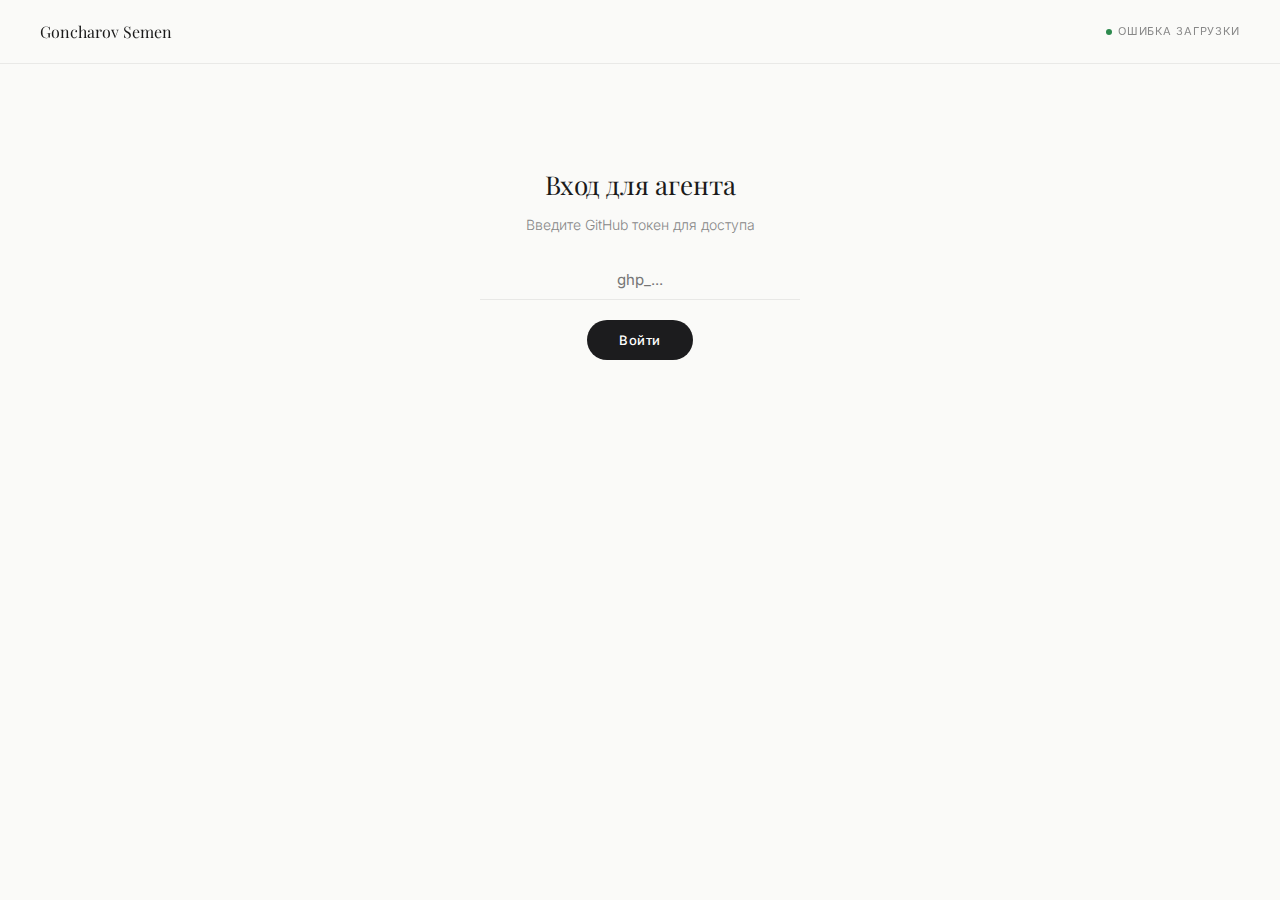
<file: buyer-dashboard.html>
<!DOCTYPE html>
<html lang="ru">
<head>
<meta charset="UTF-8">
<meta name="viewport" content="width=device-width, initial-scale=1.0">
<meta name="robots" content="noindex, nofollow">
<title>Подбор квартиры — Семён Гончаров</title>
<link rel="preconnect" href="https://fonts.googleapis.com">
<link rel="preconnect" href="https://fonts.gstatic.com" crossorigin>
<link href="https://fonts.googleapis.com/css2?family=Playfair+Display:ital,wght@0,400;0,500;1,400&family=Inter:wght@300;400;500&display=swap" rel="stylesheet">
<style>
::selection{background:#0066FF;color:#fff}
*,*::before,*::after{box-sizing:border-box;margin:0;padding:0}
:root{
  --serif:'Playfair Display',serif;
  --sans:'Inter',sans-serif;
  --bg:#FAFAF8;
  --dark:#1C1C1E;
  --text:#1A1A1A;
  --muted:#888;
  --border:rgba(0,0,0,0.07);
  --accent:#0066FF;
  --green:#2D8A4E;
  --red:#C0392B;
}
html{scroll-behavior:smooth}
body{font-family:var(--sans);background:var(--bg);color:var(--text);font-size:15px;line-height:1.6;min-height:100vh;display:flex;flex-direction:column}
#appRoot{flex:1}

/* HEADER */
.site-header{position:sticky;top:0;z-index:100;background:rgba(250,250,248,0.95);backdrop-filter:blur(12px);-webkit-backdrop-filter:blur(12px);border-bottom:1px solid var(--border);padding:0 40px;height:64px;display:flex;align-items:center;justify-content:space-between}
.header-brand{font-family:var(--serif);font-size:16px;font-weight:400;text-decoration:none;color:var(--text)}
.header-right{display:flex;align-items:center;gap:16px}
.sync-dot{width:6px;height:6px;border-radius:50%;background:#ccc;display:inline-block;margin-right:6px;transition:background 0.3s}
.sync-dot.ok{background:var(--green)}
.sync-text{font-size:11px;letter-spacing:0.08em;text-transform:uppercase;color:var(--muted)}

/* HERO */
.hero{background:var(--dark);padding:80px 40px 64px}
.hero-inner{max-width:860px;margin:0 auto}
.hero-label{font-size:10px;letter-spacing:0.16em;text-transform:uppercase;color:rgba(229,229,229,0.3);margin-bottom:24px}
.hero-title{font-family:var(--serif);font-size:clamp(30px,4.5vw,52px);font-weight:400;line-height:1.1;letter-spacing:-0.02em;color:#E5E5E5;margin-bottom:16px}
.hero-title em{font-style:italic;color:rgba(229,229,229,0.45)}
.hero-sub{font-size:15px;color:rgba(229,229,229,0.45);font-weight:300;line-height:1.7;max-width:520px;margin-bottom:28px}
.hero-chips{display:flex;gap:20px;flex-wrap:wrap}
.hero-chip{font-size:12px;color:rgba(229,229,229,0.4);font-weight:300}
.hero-chip strong{color:rgba(229,229,229,0.75);font-weight:500}

/* CONTENT */
.content{max-width:860px;margin:0 auto;padding:56px 40px 80px}

/* NEXT STEP */
.next-step-block{background:#fff;border-radius:2px;padding:20px 28px;margin-bottom:40px;border-left:3px solid var(--dark);display:flex;gap:20px;align-items:baseline}
.next-step-label{font-size:10px;letter-spacing:0.14em;text-transform:uppercase;color:var(--muted);flex-shrink:0;padding-top:2px}
.next-step-text{font-size:15px;color:var(--text);font-weight:400;line-height:1.6}

/* HINT BLOCK — как оценивать */
.hint-block{margin-bottom:48px;padding-bottom:40px;border-bottom:1px solid var(--border)}
.hint-title{font-size:10px;letter-spacing:0.16em;text-transform:uppercase;color:var(--muted);margin-bottom:24px;display:flex;align-items:center;gap:10px}
.hint-title::after{content:'';flex:1;height:1px;background:var(--border)}
.hint-items{display:grid;gap:0}
.hint-item{display:grid;grid-template-columns:32px 1fr;gap:0;align-items:start;padding:16px 0;border-top:1px solid var(--border)}
.hint-item:last-child{border-bottom:1px solid var(--border)}
.hint-num{font-family:var(--serif);font-size:13px;color:rgba(0,0,0,0.18);padding-top:2px}
.hint-item-body{}
.hint-item-q{font-size:15px;font-weight:500;color:var(--text);margin-bottom:4px;line-height:1.4}
.hint-item-a{font-size:13px;color:var(--muted);font-weight:300;line-height:1.7}

/* SECTION HEAD */
.section-head{display:flex;align-items:baseline;justify-content:space-between;margin-bottom:20px}
.section-title{font-family:var(--serif);font-size:clamp(20px,2.5vw,28px);font-weight:400;letter-spacing:-0.01em}
.section-count{font-size:12px;color:var(--muted);font-weight:300}

/* PROPERTY CARDS */
.props-list{display:grid;gap:2px;margin-bottom:56px}
.prop-card{background:#fff;border-radius:2px;overflow:hidden}
.prop-card-header{padding:22px 24px;display:grid;grid-template-columns:1fr auto;gap:16px;align-items:start;cursor:pointer;user-select:none;transition:background 0.15s}
.prop-card-header:hover{background:rgba(0,0,0,0.015)}
.prop-status-row{display:flex;align-items:center;gap:10px;margin-bottom:8px;flex-wrap:wrap}
.prop-status{font-size:10px;letter-spacing:0.12em;text-transform:uppercase;padding:3px 8px;border-radius:999px;font-weight:500}
.prop-status.planned{background:rgba(0,102,255,0.08);color:var(--accent)}
.prop-status.viewed{background:rgba(0,0,0,0.06);color:var(--muted)}
.prop-status.considering{background:rgba(45,138,78,0.1);color:var(--green)}
.prop-status.declined{background:rgba(192,57,43,0.08);color:var(--red)}
.prop-addr{font-size:16px;font-weight:500;color:var(--text);line-height:1.3;margin-bottom:8px}
.prop-meta{display:flex;gap:16px;flex-wrap:wrap}
.prop-meta-item{font-size:12px;color:var(--muted);font-weight:300}
.prop-meta-item strong{color:var(--text);font-weight:500}
.prop-price{font-family:var(--serif);font-size:22px;font-weight:400;color:var(--text);white-space:nowrap;line-height:1.2}
.prop-toggle{font-size:20px;color:rgba(0,0,0,0.2);transition:transform 0.25s;flex-shrink:0;margin-top:4px;line-height:1}
.prop-card.open .prop-toggle{transform:rotate(45deg)}

.prop-body{display:none;border-top:1px solid var(--border);padding:24px}
.prop-card.open .prop-body{display:block}
.prop-body-grid{display:grid;grid-template-columns:1fr 1fr;gap:20px;margin-bottom:20px}
.prop-body-full{grid-column:1/-1}
.prop-field-label{font-size:10px;letter-spacing:0.12em;text-transform:uppercase;color:var(--muted);margin-bottom:6px}
.prop-field-val{font-size:14px;color:var(--text);font-weight:300;line-height:1.6}
.prop-link{font-size:13px;color:var(--accent);text-decoration:none}
.prop-link:hover{text-decoration:underline}

/* RATING */
.rating-wrap{margin-top:20px;padding-top:20px;border-top:1px solid var(--border)}
.rating-label{font-size:10px;letter-spacing:0.12em;text-transform:uppercase;color:var(--muted);margin-bottom:14px}
.stars-row{display:flex;gap:8px;margin-bottom:14px}
.star-btn{width:40px;height:40px;border-radius:50%;border:1px solid var(--border);background:none;font-size:16px;cursor:pointer;display:flex;align-items:center;justify-content:center;transition:all 0.15s;color:var(--muted);font-family:var(--sans)}
.star-btn:hover,.star-btn.on{background:var(--dark);border-color:var(--dark);color:#fff}
.rating-comment{width:100%;border:none;border-bottom:1px solid var(--border);background:none;font-family:var(--sans);font-size:14px;color:var(--text);padding:8px 0;resize:none;outline:none;line-height:1.6}
.rating-comment::placeholder{color:var(--muted)}
.rating-comment:focus{border-color:var(--text)}
.rating-actions{display:flex;align-items:center;gap:12px;margin-top:12px}
.rating-save-btn{padding:8px 20px;background:var(--dark);color:#fff;border:none;border-radius:999px;font-size:12px;font-weight:500;letter-spacing:0.04em;cursor:pointer;transition:opacity 0.2s}
.rating-save-btn:hover{opacity:0.8}
.rating-ok{font-size:12px;color:var(--green);display:none}
.existing-rating .stars-display{color:#F59E0B;font-size:18px;letter-spacing:2px}
.existing-rating .rating-comment-text{font-size:13px;color:var(--muted);font-weight:300;margin-top:6px}
.rating-change-btn{background:none;border:none;font-size:12px;color:var(--muted);cursor:pointer;text-decoration:underline;margin-top:8px;padding:0;font-family:var(--sans)}

/* COMPARE TABLE */
.compare-scroll{overflow-x:auto;margin-bottom:56px}
.compare-table{width:100%;border-collapse:collapse;min-width:580px}
.compare-table th{font-size:11px;letter-spacing:0.1em;text-transform:uppercase;color:var(--muted);font-weight:400;padding:10px 16px;text-align:left;border-bottom:2px solid var(--border);white-space:nowrap}
.compare-table th.obj-col{font-size:12px;font-weight:500;color:var(--text);text-transform:none;letter-spacing:0;max-width:130px;white-space:normal;line-height:1.3}
.compare-table td{padding:11px 16px;border-bottom:1px solid var(--border);font-size:13px;color:var(--muted);font-weight:300;vertical-align:top}
.compare-table tr:last-child td{border-bottom:none}
.compare-table td.row-label{font-size:10px;letter-spacing:0.08em;text-transform:uppercase;color:var(--muted);font-weight:400;white-space:nowrap;background:rgba(0,0,0,0.012);width:110px}
.compare-table td strong{color:var(--text);font-weight:500}
.compare-stars{color:#F59E0B}

/* AGENT PANEL */
.agent-section{background:var(--dark);border-radius:2px;padding:32px;margin-bottom:32px}
.agent-section-title{font-family:var(--serif);font-size:20px;font-weight:400;color:#E5E5E5;margin-bottom:24px}
.agent-grid{display:grid;grid-template-columns:1fr 1fr;gap:14px}
.af{display:flex;flex-direction:column;gap:6px}
.af.full{grid-column:1/-1}
.af label{font-size:10px;letter-spacing:0.12em;text-transform:uppercase;color:rgba(229,229,229,0.4)}
.ai{background:rgba(255,255,255,0.07);border:1px solid rgba(255,255,255,0.1);border-radius:2px;padding:10px 12px;font-family:var(--sans);font-size:14px;color:#E5E5E5;outline:none;transition:border-color 0.2s;width:100%}
.ai:focus{border-color:rgba(255,255,255,0.3)}
.ai::placeholder{color:rgba(255,255,255,0.2)}
.ai option{background:var(--dark)}
.abtn{padding:10px 24px;border:none;border-radius:999px;font-size:13px;font-weight:500;cursor:pointer;transition:opacity 0.2s;letter-spacing:0.02em;font-family:var(--sans)}
.abtn.white{background:#fff;color:var(--dark)}
.abtn.white:hover{opacity:0.9}
.abtn.danger{background:transparent;color:rgba(229,229,229,0.6);border:1px solid rgba(192,57,43,0.3)}
.abtn.danger:hover{opacity:0.7}
.abtn-row{display:flex;gap:12px;align-items:center;margin-top:18px;flex-wrap:wrap;grid-column:1/-1}

/* PICKER */
.picker-wrap{max-width:860px;margin:0 auto;padding:56px 40px 80px}
.picker-title{font-family:var(--serif);font-size:clamp(28px,4vw,44px);font-weight:400;margin-bottom:8px;letter-spacing:-0.02em}
.picker-sub{font-size:14px;color:var(--muted);font-weight:300;margin-bottom:40px}
.picker-list{display:grid;gap:2px}
.picker-item{background:#fff;border-radius:2px;padding:18px 24px;display:grid;grid-template-columns:1fr auto;gap:16px;align-items:center}
.picker-item-name{font-size:15px;font-weight:500;margin-bottom:3px}
.picker-item-meta{font-size:13px;color:var(--muted);font-weight:300}
.picker-btns{display:flex;gap:8px;flex-shrink:0;flex-wrap:wrap}
.pbtn{padding:8px 20px;border-radius:999px;font-size:12px;font-weight:400;letter-spacing:0.04em;cursor:pointer;border:1px solid rgba(0,0,0,0.15);background:none;color:var(--muted);transition:all 0.2s;text-decoration:none;display:inline-flex;align-items:center;font-family:var(--sans)}
.pbtn:hover{background:var(--dark);color:#fff;border-color:var(--dark)}
.pbtn.green{background:none;color:var(--green);border-color:rgba(45,138,78,0.3)}
.pbtn.green:hover{background:var(--green);color:#fff;border-color:var(--green)}
.pbtn.red{color:rgba(192,57,43,0.6);border-color:rgba(192,57,43,0.15);background:none}
.pbtn.red:hover{background:var(--red);color:#fff;border-color:var(--red)}

/* NEW BUYER */
.new-buyer{background:#fff;border-radius:2px;padding:28px;margin-bottom:16px}
.new-buyer h3{font-size:14px;font-weight:500;margin-bottom:16px}
.nb-grid{display:grid;grid-template-columns:1fr 1fr auto;gap:12px;align-items:end}
.nb-field{display:flex;flex-direction:column;gap:6px}
.nb-field label{font-size:10px;letter-spacing:0.1em;text-transform:uppercase;color:var(--muted)}
.nb-input{border:none;border-bottom:1px solid var(--border);background:none;font-family:var(--sans);font-size:14px;padding:8px 0;outline:none;color:var(--text)}
.nb-input::placeholder{color:var(--muted)}
.nb-input:focus{border-color:var(--text)}

/* TOKEN */
.token-wrap{max-width:400px;margin:100px auto;padding:0 40px;text-align:center}
.token-wrap h2{font-family:var(--serif);font-size:26px;font-weight:400;margin-bottom:8px}
.token-wrap p{font-size:14px;color:var(--muted);margin-bottom:24px;font-weight:300;line-height:1.6}
.token-in{width:100%;border:none;border-bottom:1px solid var(--border);background:none;font-family:var(--sans);font-size:15px;padding:10px 0;outline:none;color:var(--text);text-align:center}
.token-in:focus{border-color:var(--text)}
.token-btn{margin-top:20px;padding:12px 32px;background:var(--dark);color:#fff;border:none;border-radius:999px;font-size:13px;font-weight:500;cursor:pointer;letter-spacing:0.04em;font-family:var(--sans)}

/* EDIT MODAL */
.overlay{display:none;position:fixed;inset:0;background:rgba(0,0,0,0.6);z-index:200;align-items:flex-start;justify-content:center;padding:40px 20px;overflow-y:auto}
.overlay.open{display:flex}
.modal{background:var(--dark);border-radius:4px;padding:32px;width:100%;max-width:560px;position:relative;margin:auto}
.modal h3{font-family:var(--serif);font-size:20px;font-weight:400;color:#E5E5E5;margin-bottom:24px}
.modal-x{position:absolute;top:16px;right:16px;background:none;border:none;color:rgba(229,229,229,0.4);font-size:20px;cursor:pointer;line-height:1;padding:4px}
.modal-x:hover{color:rgba(229,229,229,0.8)}

/* CTA FOOTER */
.cta-footer{background:var(--dark);padding:72px 40px;text-align:center}
.cta-footer-label{font-size:11px;letter-spacing:0.14em;text-transform:uppercase;color:rgba(229,229,229,0.3);margin-bottom:20px}
.cta-footer-title{font-family:var(--serif);font-size:clamp(22px,3.5vw,36px);font-weight:400;color:#E5E5E5;line-height:1.2;margin-bottom:12px}
.cta-footer-title em{font-style:italic;color:rgba(229,229,229,0.45)}
.cta-footer-sub{font-size:14px;color:rgba(229,229,229,0.4);font-weight:300;margin-bottom:32px;max-width:400px;margin-left:auto;margin-right:auto;line-height:1.65}
.tg-btn{display:inline-flex;align-items:center;gap:10px;padding:14px 28px;border:1px solid #0088cc;border-radius:999px;text-decoration:none;background:transparent;color:#E5E5E5;font-family:var(--sans);font-size:14px;font-weight:400;transition:background 0.2s,border-color 0.2s}
.tg-btn:hover{background:#0088cc;border-color:#0088cc}
.footer-copy{margin-top:40px;font-size:12px;color:rgba(229,229,229,0.2)}
.footer-copy a{color:rgba(229,229,229,0.3);text-decoration:none}
.footer-copy a:hover{color:rgba(229,229,229,0.6)}

@media(max-width:640px){
  .site-header{padding:0 20px}
  .hero{padding:56px 20px 48px}
  .content{padding:36px 20px 60px}
  .picker-wrap{padding:36px 20px 60px}
  .token-wrap{padding:0 20px;margin:60px auto}
  .cta-footer{padding:56px 20px}
  .prop-body-grid{grid-template-columns:1fr}
  .agent-grid{grid-template-columns:1fr}
  .nb-grid{grid-template-columns:1fr}
  .picker-item{grid-template-columns:1fr}
  .picker-btns{justify-content:flex-start}
  .hero-chips{gap:12px}
}
</style>
</head>
<body>

<header class="site-header">
  <a class="header-brand" href="https://fastbroker21.ru">Goncharov Semen</a>
  <div class="header-right">
    <span class="sync-text"><span class="sync-dot" id="syncDot"></span><span id="syncText">Загрузка…</span></span>
  </div>
</header>

<div id="appRoot"></div>

<!-- EDIT MODAL -->
<div class="overlay" id="editModal">
  <div class="modal">
    <button class="modal-x" onclick="closeModal()">✕</button>
    <h3 id="modalTitle">Объект</h3>
    <div class="agent-grid" id="modalFields"></div>
  </div>
</div>

<script>


function renderFooter(){
  return `<footer class="cta-footer">
    <p class="cta-footer-label">Семён Гончаров · Агент по недвижимости</p>
    <h2 class="cta-footer-title">Есть вопросы —<br><em>напишите.</em></h2>
    <p class="cta-footer-sub">Обратная связь важна — говорите что думаете.</p>
    <a class="tg-btn" href="https://t.me/semengme" target="_blank" rel="noopener">
      <svg width="18" height="18" viewBox="0 0 24 24" fill="none"><path d="M12 2C6.477 2 2 6.477 2 12s4.477 10 10 10 10-4.477 10-10S17.523 2 12 2zm4.93 6.686l-1.68 7.92c-.125.558-.453.694-.918.432l-2.54-1.873-1.226 1.18c-.136.136-.25.25-.512.25l.183-2.583 4.713-4.257c.205-.183-.045-.284-.318-.101L8.116 14.19l-2.5-.78c-.543-.17-.554-.543.113-.803l9.738-3.754c.452-.164.848.101.463.833z" fill="currentColor"/></svg>
      Написать в Telegram
    </a>
    <p style="margin-top:20px;font-size:13px;color:rgba(229,229,229,0.35);">или позвонить: <a href="tel:+79118461965" style="color:rgba(229,229,229,0.55);text-decoration:none;">+7 911 846-19-65</a></p>
    <p class="footer-copy"><a href="https://fastbroker21.ru">fastbroker21.ru</a></p>
  </footer>`;
}
// ── CONFIG ──────────────────────────────────────────────────
const GH_OWNER='oralperoxyl',GH_REPO='index.html',GH_BRANCH='main';
const GH_FILE='data/buyers.json';
const TOKEN_KEY='wr_gh_token';

function getToken(){try{return localStorage.getItem(TOKEN_KEY)||'';}catch(e){return '';}}
function setToken(t){try{localStorage.setItem(TOKEN_KEY,t);}catch(e){}}

// ── STATE ───────────────────────────────────────────────────
let allData={buyers:{}};
let fileSha=null;
let currentBuyerId=null;
let editingPropIdx=null;

// ── SYNC STATUS ─────────────────────────────────────────────
function setSyncOk(msg){
  document.getElementById('syncDot').className='sync-dot ok';
  document.getElementById('syncText').textContent=msg||'Синхронизировано';
}
function setSyncPending(){
  document.getElementById('syncDot').className='sync-dot';
  document.getElementById('syncText').textContent='Сохранение…';
}

// ── GITHUB API ──────────────────────────────────────────────
async function ghLoad(){
  const token=getToken();
  const headers=token?{Authorization:`token ${token}`}:{};
  try{
    const r=await fetch(`https://api.github.com/repos/${GH_OWNER}/${GH_REPO}/contents/${GH_FILE}?ref=${GH_BRANCH}`,{headers});
    if(r.status===404){allData={buyers:{}};fileSha=null;setSyncOk('Новый файл');return;}
    const j=await r.json();
    fileSha=j.sha;
    const decoded=atob(j.content.replace(/\n/g,''));
    const text=new TextDecoder().decode(Uint8Array.from(decoded,x=>x.charCodeAt(0)));
    allData=JSON.parse(text);
    if(!allData.buyers)allData.buyers={};
    setSyncOk('Синхронизировано');
  }catch(e){setSyncOk('Ошибка загрузки');}
}

async function ghSave(){
  const token=getToken();
  if(!token)return;
  setSyncPending();
  try{
    const text=JSON.stringify(allData,null,2);
    const bytes=new TextEncoder().encode(text);
    let binary='';
    bytes.forEach(b=>binary+=String.fromCharCode(b));
    const encoded=btoa(binary);
    const body={message:'Update buyers',content:encoded,branch:GH_BRANCH};
    if(fileSha)body.sha=fileSha;
    const r=await fetch(`https://api.github.com/repos/${GH_OWNER}/${GH_REPO}/contents/${GH_FILE}`,{
      method:'PUT',headers:{Authorization:`token ${token}`,'Content-Type':'application/json'},
      body:JSON.stringify(body)
    });
    const j=await r.json();
    fileSha=j.content?.sha||fileSha;
    setSyncOk('Синхронизировано');
  }catch(e){setSyncOk('Ошибка сохранения');}
}

let saveTimer=null;
function debounceSave(){clearTimeout(saveTimer);saveTimer=setTimeout(ghSave,1200);}

// ── SLUGIFY ─────────────────────────────────────────────────
function slugify(s){return s.toLowerCase().replace(/[^а-яёa-z0-9]/gi,'-').replace(/-+/g,'-').replace(/^-|-$/g,'').substring(0,40);}
function shortId(){return Date.now().toString(36)+Math.random().toString(36).substr(2,4);}
function esc(s){return String(s||'').replace(/&/g,'&amp;').replace(/</g,'&lt;').replace(/>/g,'&gt;').replace(/"/g,'&quot;');}
function fmtPpm(price,area){
  const p=Number(String(price||'').replace(/\D/g,''));
  const a=parseFloat(area||0);
  if(!p||!a)return null;
  const ppm=Math.round(p/a);
  return new Intl.NumberFormat('ru-RU').format(ppm)+' ₽/м²';
}

function fmtPrice(p){if(!p)return '—';const n=Number(String(p).replace(/\D/g,''));if(!n)return p;return(n/1000000).toFixed(2).replace(/\.?0+$/,'')+' млн ₽';}

// ── STATUS ──────────────────────────────────────────────────
const STATUS_LABELS={planned:'Запланирован',viewed:'Просмотрен',considering:'Рассматриваем',declined:'Не подошёл'};
const STATUS_CLASS={planned:'planned',viewed:'viewed',considering:'considering',declined:'declined'};

// ── STAR RATING ─────────────────────────────────────────────
function starsHtml(n){return '★'.repeat(n)+'☆'.repeat(5-n);}

// ── RENDER RATING BLOCK (client) ────────────────────────────
function renderRating(buyerId,propIdx,prop){
  const rating=prop.clientRating||0;
  const comment=prop.clientComment||'';
  const key=`rating-${buyerId}-${propIdx}`;

  if(!getToken()&&!rating){
    // client can rate
    return `<div class="rating-wrap">
      <div class="rating-label">Ваша оценка</div>
      <div class="stars-row" id="stars-${propIdx}">
        ${[1,2,3,4,5].map(i=>`<button class="star-btn" onclick="setRating('${buyerId}',${propIdx},${i})" title="${i}">${i}</button>`).join('')}
      </div>
      <div style="margin-top:8px">
        <textarea class="rating-comment" id="rc-${propIdx}" placeholder="Комментарий (необязательно)" rows="2">${esc(comment)}</textarea>
      </div>
      <div style="display:flex;align-items:center;gap:12px;margin-top:10px">
        <button class="rating-save-btn" onclick="saveRating('${buyerId}',${propIdx})">Сохранить оценку</button>
        <span class="rating-ok" id="rs-${propIdx}">✓ Сохранено</span>
      </div>
    </div>`;
  }
  if(rating){
    return `<div class="rating-wrap">
      <div class="rating-label">Ваша оценка</div>
      <div class="existing-rating">
        <span class="stars-display">${starsHtml(rating)}</span>
        ${comment?`<div style="margin-top:6px;font-size:13px;color:var(--muted);font-weight:300">${esc(comment)}</div>`:''}
        ${!getToken()?`<button style="margin-top:8px;background:none;border:none;font-size:12px;color:var(--muted);cursor:pointer;text-decoration:underline" onclick="resetRating('${buyerId}',${propIdx})">Изменить оценку</button>`:''}
      </div>
    </div>`;
  }
  return '';
}

function setRating(buyerId,propIdx,val){
  document.querySelectorAll(`#stars-${propIdx} .rating-star`).forEach((btn,i)=>{
    btn.classList.toggle('active',i<val);
    btn.dataset.val=val;
  });
  document.querySelector(`#stars-${propIdx}`).dataset.selected=val;
}

async function saveRating(buyerId,propIdx){
  const starsEl=document.querySelector(`#stars-${propIdx}`);
  const val=parseInt(starsEl?.dataset.selected||0);
  if(!val){alert('Выберите оценку от 1 до 5');return;}
  const comment=document.getElementById(`rc-${propIdx}`)?.value||'';
  const buyer=allData.buyers[buyerId];
  if(!buyer||!buyer.props[propIdx])return;
  buyer.props[propIdx].clientRating=val;
  buyer.props[propIdx].clientComment=comment;
  // Save to GH without token (public write not possible — use localStorage fallback)
  try{localStorage.setItem(`rating-${buyerId}-${propIdx}`,JSON.stringify({val,comment}));}catch(e){}
  const saved=document.getElementById(`rs-${propIdx}`);
  if(saved){saved.style.display='inline';setTimeout(()=>saved.style.display='none',2000);}
  // If agent is viewing — save to GH
  if(getToken()){debounceSave();}
  renderApp();
}

async function resetRating(buyerId,propIdx){
  try{localStorage.removeItem(`rating-${buyerId}-${propIdx}`);}catch(e){}
  const buyer=allData.buyers[buyerId];
  if(buyer?.props[propIdx]){buyer.props[propIdx].clientRating=0;buyer.props[propIdx].clientComment='';}
  renderApp();
}

// Load local ratings into data
function loadLocalRatings(buyerId,props){
  props.forEach((p,i)=>{
    if(!p.clientRating){
      try{
        const saved=localStorage.getItem(`rating-${buyerId}-${i}`);
        if(saved){const{val,comment}=JSON.parse(saved);p.clientRating=val;p.clientComment=comment;}
      }catch(e){}
    }
  });
}

// ── RENDER PROPERTY CARD ─────────────────────────────────────
function renderPropCard(buyerId,prop,idx,isAgent){
  const statusLabel=STATUS_LABELS[prop.status]||prop.status||'—';
  const statusCls=STATUS_CLASS[prop.status]||'planned';
  const rating=prop.clientRating||0;

  return `<div class="prop-card" id="prop-${idx}">
    <div class="prop-card-header" onclick="toggleProp(${idx})">
      <div>
        <div class="prop-status-row">
          <span class="prop-status ${statusCls}">${statusLabel}</span>
          ${prop.showDate?`<span style="font-size:12px;color:var(--muted);font-weight:300">${esc(prop.showDate)}</span>`:''}
          ${rating?`<span style="font-size:12px;color:#F59E0B">${starsHtml(rating)}</span>`:''}
        </div>
        <div class="prop-addr">${esc(prop.address||'Без адреса')}</div>
        <div class="prop-meta">
          ${prop.rooms?`<span class="prop-meta-item"><strong>${esc(prop.rooms)}</strong>-комн.</span>`:''}
          ${prop.area?`<span class="prop-meta-item"><strong>${esc(prop.area)}</strong> м²</span>`:''}
          ${prop.floor?`<span class="prop-meta-item"><strong>${esc(prop.floor)}</strong> эт.</span>`:''}
          ${prop.condition?`<span class="prop-meta-item">${esc(prop.condition)}</span>`:''}
          ${prop.renovation?`<span class="prop-meta-item">вложения <strong>${esc(prop.renovation)}</strong></span>`:''}
          ${fmtPpm(prop.price,prop.area)?`<span class="prop-meta-item" style="color:var(--accent);font-weight:400">${fmtPpm(prop.price,prop.area)}</span>`:''}
        </div>
      </div>
      <div style="display:flex;flex-direction:column;align-items:flex-end;gap:4px">
        <div class="prop-price">${fmtPrice(prop.price)}</div>
        <div class="prop-toggle-icon">+</div>
      </div>
    </div>
    <div class="prop-body">
      <div class="prop-body-grid">
        ${prop.agentComment?`<div class="prop-agent-comment">
          <div class="prop-body-label">Комментарий агента</div>
          <div class="prop-body-val">${esc(prop.agentComment)}</div>
        </div>`:''}
        ${prop.url?`<div>
          <div class="prop-body-label">Объявление</div>
          <a class="prop-link" href="${esc(prop.url)}" target="_blank" rel="noopener">Открыть ↗</a>
        </div>`:''}
      </div>
      ${renderRating(buyerId,idx,prop)}
      ${isAgent?`<div style="margin-top:16px;padding-top:16px;border-top:1px solid var(--border)">
        <button class="pbtn" onclick="openEditProp('${buyerId}',${idx});event.stopPropagation()">Редактировать</button>
      </div>`:''}
    </div>
  </div>`;
}

function toggleProp(idx){
  const card=document.getElementById(`prop-${idx}`);
  card?.classList.toggle('open');
}

// ── COMPARE TABLE ────────────────────────────────────────────
function renderCompare(props){
  if(props.length<2)return '';
  const rows=[
    {label:'Цена',key:'price',fmt:fmtPrice},
    {label:'Площадь',key:'area',fmt:v=>v?v+' м²':'—'},
    {label:'Комнат',key:'rooms',fmt:v=>v||'—'},
    {label:'Этаж',key:'floor',fmt:v=>v||'—'},
    {label:'Состояние',key:'condition',fmt:v=>v||'—'},
    {label:'Вложения',key:'renovation',fmt:v=>v||'—'},
    {label:'Оценка',key:'clientRating',fmt:v=>v?`<span class="compare-stars">${starsHtml(v)}</span>`:'—'},
    {label:'Статус',key:'status',fmt:v=>STATUS_LABELS[v]||v||'—'},
  ];

  const viewed=props.filter(p=>p.status!=='planned');
  const list=viewed.length?viewed:props;

  return `<div class="section-head"><h2 class="section-title">Сравнение</h2><span class="section-count">${list.length} объект${list.length===1?'':'ов'}</span></div>
  <div class="compare-scroll">
    <table class="compare-table">
      <thead><tr>
        <th></th>
        ${list.map(p=>`<th class="obj-col">${esc(p.address?.split(',')[0]||'Объект')}</th>`).join('')}
      </tr></thead>
      <tbody>
        ${rows.map(r=>`<tr>
          <td class="row-label">${r.label}</td>
          ${list.map(p=>`<td>${r.fmt(p[r.key])}</td>`).join('')}
        </tr>`).join('')}
      </tbody>
    </table>
  </div>`;
}

// ── CLIENT VIEW ──────────────────────────────────────────────
function renderClientView(buyerId){
  const buyer=allData.buyers[buyerId];
  if(!buyer){
    document.getElementById('appRoot').innerHTML=`<div style="padding:80px 40px;text-align:center;color:var(--muted)">Покупатель не найден. Проверьте ссылку.</div>${renderFooter()}`;
    return;
  }
  loadLocalRatings(buyerId,buyer.props||[]);
  const props=buyer.props||[];
  const planned=props.filter(p=>p.status==='planned').length;
  const viewed=props.filter(p=>p.status!=='planned').length;

  document.getElementById('appRoot').innerHTML=`
    <section class="hero">
      <div class="hero-inner">
        <p class="hero-label">Семён Гончаров · Подбор квартиры</p>
        <h1 class="hero-title">${esc(buyer.name||'Ваш подбор')},<br><em>вот квартиры которые мы рассматриваем.</em></h1>
        <p class="hero-sub">Здесь всё актуальное — объекты, даты показов, мои комментарии. После каждого просмотра поставьте оценку и напишите что почувствовали — это помогает понять что ближе.</p>
        <div class="hero-chips">
          <span class="hero-chip"><strong>${props.length}</strong> объект${props.length===1?'':'ов'}</span>
          ${planned?`<span class="hero-chip"><strong>${planned}</strong> запланировано</span>`:''}
          ${viewed?`<span class="hero-chip"><strong>${viewed}</strong> просмотрено</span>`:''}
          ${buyer.budget?`<span class="hero-chip">бюджет <strong>${fmtPrice(buyer.budget)}</strong></span>`:''}
        </div>
      </div>
    </section>
    <div class="content">
      ${buyer.nextStep?`<div class="next-step-block"><span class="next-step-label">Следующий шаг</span><span class="next-step-text">${esc(buyer.nextStep)}</span></div>`:''}

      <div class="hint-block">
        <div class="hint-title">На что обратить внимание при оценке</div>
        <div class="hint-items">
          <div class="hint-item">
            <div class="hint-num">01</div>
            <div class="hint-item-body">
              <div class="hint-item-q">Как вы себя чувствовали внутри?</div>
              <div class="hint-item-a">Представьте что живёте там — комфортно или что-то мешает. Тесно, шумно, тёмно — или наоборот.</div>
            </div>
          </div>
          <div class="hint-item">
            <div class="hint-num">02</div>
            <div class="hint-item-body">
              <div class="hint-item-q">Что запомнилось первым?</div>
              <div class="hint-item-a">Обычно это и есть главное — в плюс или в минус. Вид из окна, запах, высота потолков, двор.</div>
            </div>
          </div>
          <div class="hint-item">
            <div class="hint-num">03</div>
            <div class="hint-item-body">
              <div class="hint-item-q">Захотелось вернуться?</div>
              <div class="hint-item-a">Если нет — почему. Если да — что держит. Это помогает понять реальный приоритет.</div>
            </div>
          </div>
        </div>
      </div>

      <div class="section-head"><h2 class="section-title">Объекты</h2><span class="section-count">${props.length}</span></div>
      <div class="props-list">${props.map((p,i)=>renderPropCard(buyerId,p,i,false)).join('')}</div>
      ${renderCompare(props)}
    </div>
    ${renderFooter()}`;
}

// ── AGENT VIEW ───────────────────────────────────────────────
function renderAgentView(buyerId){
  const buyer=allData.buyers[buyerId];
  if(!buyer)return;
  loadLocalRatings(buyerId,buyer.props||[]);
  const props=buyer.props||[];
  const dashUrl=window.location.origin+window.location.pathname+'?id='+buyerId;

  document.getElementById('appRoot').innerHTML=`
    <section class="hero">
      <div class="hero-inner">
        <p class="hero-label">Агент · Подбор</p>
        <h1 class="hero-title">${esc(buyer.name||'Без имени')}</h1>
        ${buyer.budget?`<p class="hero-sub">Бюджет: ${fmtPrice(buyer.budget)}</p>`:''}
        <div class="hero-meta">
          <span class="hero-chip"><strong>${props.length}</strong> объект${props.length===1?'':'ов'}</span>
          <button onclick="copyUrl('${dashUrl}',this)" style="background:rgba(255,255,255,0.1);border:none;color:rgba(229,229,229,0.7);font-size:12px;padding:4px 12px;border-radius:999px;cursor:pointer">Скопировать ссылку клиенту</button>
        </div>
      </div>
    </section>
    <div class="content">
      <div style="margin-bottom:32px">
        <div class="prop-body-label" style="margin-bottom:8px">Следующий шаг (виден клиенту)</div>
        <input id="nextStepInput" value="${esc(buyer.nextStep||'')}" placeholder="Например: ждём ответ по задатку на Ленина 12" style="width:100%;border:none;border-bottom:1px solid var(--border);background:none;font-size:15px;padding:8px 0;outline:none;color:var(--text);font-family:var(--sans)" oninput="saveNextStep('${buyerId}')">
      </div>

      <!-- Add property -->
      <div class="agent-section" style="margin-bottom:32px">
        <div class="agent-section-title">Добавить объект</div>
        <div class="agent-grid" id="addPropForm">
          <div class="af"><label>Адрес *</label><input class="ai" id="np-address" placeholder="ул. Ленина, 12, кв. 45"></div>
          <div class="af"><label>Цена ₽</label><input class="ai" id="np-price" placeholder="8500000" type="number" oninput="updatePpmHint('np')"></div>
          <div class="af"><label>Площадь м²</label><input class="ai" id="np-area" placeholder="52" oninput="updatePpmHint('np')"><span id="np-ppm" style="font-size:11px;color:rgba(229,229,229,0.4);margin-top:4px;display:block;min-height:16px"></span></div>
          <div class="af"><label>Комнатность</label><select class="ai" id="np-rooms"><option value="">Не указано</option><option>Студия</option><option>1</option><option>2</option><option>3</option><option>4+</option></select></div>
          <div class="af"><label>Этаж</label><input class="ai" id="np-floor" placeholder="4/9"></div>
          <div class="af"><label>Состояние</label>
            <select class="ai" id="np-condition">
              <option value="">Не указано</option>
              <option>С ремонтом</option>
              <option>Косметический ремонт</option>
              <option>Требует ремонта</option>
              <option>Без ремонта</option>
              <option>Евроремонт</option>
            </select>
          </div>
          <div class="af"><label>Вложения в ремонт</label><input class="ai" id="np-renovation" placeholder="~500 000 ₽"></div>
          <div class="af"><label>Дата показа</label><input class="ai" id="np-showDate" type="date"></div>
          <div class="af"><label>Статус</label>
            <select class="ai" id="np-status">
              <option value="planned">Запланирован</option>
              <option value="viewed">Просмотрен</option>
              <option value="considering">Рассматриваем</option>
              <option value="declined">Не подошёл</option>
            </select>
          </div>
          <div class="af full"><label>Ссылка на объявление</label><input class="ai" id="np-url" placeholder="https://cian.ru/..."></div>
          <div class="af full"><label>Комментарий агента</label><textarea class="ai" id="np-comment" placeholder="Светлая квартира, тихий двор, хозяйка готова торговаться..." rows="3"></textarea></div>
          <div class="abtn-row">
            <button class="abtn white" onclick="addProp('${buyerId}')">Добавить объект</button>
          </div>
        </div>
      </div>

      <!-- Props list -->
      <div class="section-head"><h2 class="section-title">Объекты</h2><span class="section-count">${props.length}</span></div>
      <div class="props-list">${props.map((p,i)=>renderPropCard(buyerId,p,i,true)).join('')}</div>
      ${renderCompare(props)}
    </div>
    ${renderFooter()}`;
}

// ── NEXT STEP ────────────────────────────────────────────────
let nextStepTimer=null;
function saveNextStep(buyerId){
  clearTimeout(nextStepTimer);
  nextStepTimer=setTimeout(()=>{
    const val=document.getElementById('nextStepInput')?.value||'';
    if(allData.buyers[buyerId])allData.buyers[buyerId].nextStep=val;
    debounceSave();
  },800);
}

// ── ADD PROPERTY ─────────────────────────────────────────────
function addProp(buyerId){
  const get=id=>document.getElementById(id)?.value?.trim()||'';
  const address=get('np-address');
  if(!address){alert('Укажите адрес');return;}
  const prop={
    address,price:get('np-price'),area:get('np-area'),rooms:get('np-rooms'),floor:get('np-floor'),
    condition:get('np-condition'),renovation:get('np-renovation'),
    showDate:get('np-showDate'),status:get('np-status')||'planned',
    url:get('np-url'),agentComment:get('np-comment'),
    clientRating:0,clientComment:'',addedAt:new Date().toISOString().slice(0,10)
  };
  if(!allData.buyers[buyerId].props)allData.buyers[buyerId].props=[];
  allData.buyers[buyerId].props.push(prop);
  debounceSave();
  renderAgentView(buyerId);
}

// ── EDIT PROPERTY MODAL ──────────────────────────────────────
function openEditProp(buyerId,idx){
  currentBuyerId=buyerId;
  editingPropIdx=idx;
  const prop=allData.buyers[buyerId]?.props[idx];
  if(!prop)return;
  document.getElementById('modalTitle').textContent='Редактировать объект';
  document.getElementById('editModal').classList.add('open');

  function field(id,label,type,val){
    const ppm=id==='ep-area'?'<span id="ep-ppm" style="font-size:11px;color:rgba(229,229,229,0.4);margin-top:4px;display:block;min-height:16px"></span>':'';
    const oninp=(id==='ep-price'||id==='ep-area')?' oninput="updatePpmHint(\u0027ep\u0027)"':'';
    return '<div class="af"><label>'+label+'</label><input class="ai" id="'+id+'" type="'+type+'" value="'+esc(val||'')+'"'+oninp+'>'+ppm+'</div>';
  }
  function select(id,label,opts,curVal){
    const options=opts.map(function(o){
      const v=typeof o==='object'?o.v:o;
      const l=typeof o==='object'?o.l:o;
      return '<option value="'+v+'"'+(v===curVal?' selected':'')+'>'+l+'</option>';
    }).join('');
    return '<div class="af"><label>'+label+'</label><select class="ai" id="'+id+'">'+options+'</select></div>';
  }

  const condOpts=['','С ремонтом','Косметический ремонт','Требует ремонта','Без ремонта','Евроремонт'];
  const statOpts=Object.entries(STATUS_LABELS).map(function(e){return{v:e[0],l:e[1]};});

  document.getElementById('modalFields').innerHTML=
    field('ep-address','Адрес','text',prop.address)+
    field('ep-price','Цена ₽','number',prop.price)+
    field('ep-area','Площадь м²','text',prop.area)+
    field('ep-floor','Этаж','text',prop.floor)+
    field('ep-renovation','Вложения в ремонт','text',prop.renovation)+
    field('ep-showDate','Дата показа','date',prop.showDate)+
    field('ep-url','Ссылка','url',prop.url)+
    select('ep-condition','Состояние',condOpts,prop.condition)+
    select('ep-rooms','Комнатность',['','Студия','1','2','3','4+'],prop.rooms||'')+
    select('ep-status','Статус',statOpts,prop.status)+
    '<div class="af full"><label>Комментарий агента</label><textarea class="ai" id="ep-comment" rows="3">'+esc(prop.agentComment||'')+'</textarea></div>'+
    '<div class="abtn-row" style="grid-column:1/-1"><button class="abtn white" onclick="saveModalProp()">Сохранить</button><button class="abtn danger" onclick="deleteModalProp()">Удалить объект</button></div>';

  setTimeout(function(){updatePpmHint('ep');},50);
}

function closeModal(){
  document.getElementById('editModal').classList.remove('open');
  currentBuyerId=null;editingPropIdx=null;
}

function saveModalProp(){
  if(currentBuyerId===null||editingPropIdx===null)return;
  const prop=allData.buyers[currentBuyerId]?.props[editingPropIdx];
  if(!prop)return;
  const get=id=>document.getElementById(id)?.value?.trim()||'';
  prop.address=get('ep-address');prop.price=get('ep-price');prop.area=get('ep-area');prop.rooms=get('ep-rooms');
  prop.floor=get('ep-floor');prop.condition=get('ep-condition');prop.renovation=get('ep-renovation');
  prop.showDate=get('ep-showDate');prop.status=get('ep-status');
  prop.url=get('ep-url');prop.agentComment=get('ep-comment');
  closeModal();debounceSave();renderAgentView(currentBuyerId);
}

function deleteModalProp(){
  if(currentBuyerId===null||editingPropIdx===null)return;
  if(!confirm('Удалить этот объект?'))return;
  allData.buyers[currentBuyerId].props.splice(editingPropIdx,1);
  closeModal();debounceSave();renderAgentView(currentBuyerId);
}

// ── PPM HINT ────────────────────────────────────────────────
function updatePpmHint(prefix){
  const price=document.getElementById(prefix+'-price')?.value||'';
  const area=document.getElementById(prefix+'-area')?.value||'';
  const hint=document.getElementById(prefix+'-ppm');
  if(!hint)return;
  const ppm=fmtPpm(price,area);
  hint.textContent=ppm?'→ '+ppm:'';
}

// ── COPY URL ─────────────────────────────────────────────────
function copyUrl(url,btn){
  navigator.clipboard.writeText(url).then(()=>{
    const orig=btn.textContent;btn.textContent='Скопировано!';
    setTimeout(()=>btn.textContent=orig,1500);
  });
}

// ── AGENT PICKER ─────────────────────────────────────────────
function renderPicker(){
  const buyers=Object.entries(allData.buyers);
  document.getElementById('appRoot').innerHTML=`
    <div class="picker-wrap">
      <h1 class="picker-title">Покупатели</h1>
      <p class="picker-sub">Выберите покупателя или создайте нового</p>

      <!-- New buyer -->
      <div class="new-buyer">
        <h3>Новый покупатель</h3>
        <div class="nb-grid">
          <div class="nb-field"><label>Имя *</label><input class="nb-input" id="nb-name" placeholder="Александр"></div>
          <div class="nb-field"><label>Бюджет ₽</label><input class="nb-input" id="nb-budget" placeholder="8500000" type="number"></div>
          <div style="display:flex;align-items:flex-end"><button class="pbtn green" onclick="createBuyer()" style="white-space:nowrap">+ Создать</button></div>
        </div>
      </div>

      <!-- Buyers list -->
      <div class="picker-list">
        ${buyers.length?buyers.map(([id,b])=>`
          <div class="picker-item">
            <div>
              <div class="picker-item-name">${esc(b.name||'Без имени')}</div>
              <div class="picker-item-meta">${(b.props||[]).length} объект${(b.props||[]).length===1?'':'ов'}${b.budget?' · '+fmtPrice(b.budget):''}</div>
            </div>
            <div class="picker-btns">
              <button class="pbtn" onclick="openBuyerAgent('${id}')">Открыть</button>
              <button class="pbtn green" onclick="copyUrl('${window.location.origin+window.location.pathname}?id=${id}',this)">Скопировать ссылку</button>
              <button class="pbtn" class="pbtn red" onclick="deleteBuyer('${id}',this)">✕</button>
            </div>
          </div>`).join(''):`<div style="padding:32px;text-align:center;color:var(--muted);font-size:14px">Нет покупателей. Создайте первого.</div>`}
      </div>
    </div>`;
}

function createBuyer(){
  const name=document.getElementById('nb-name')?.value?.trim();
  if(!name){alert('Введите имя');return;}
  const budget=document.getElementById('nb-budget')?.value?.trim()||'';
  const id=slugify(name)+'-'+shortId();
  allData.buyers[id]={name,budget,props:[],nextStep:'',createdAt:new Date().toISOString().slice(0,10)};
  debounceSave();
  openBuyerAgent(id);
}

function openBuyerAgent(id){
  currentBuyerId=id;
  history.pushState({id},'',window.location.pathname+'?id='+id+'&edit=1');
  renderAgentView(id);
}

function deleteBuyer(id,btn){
  const name=allData.buyers[id]?.name||'этого покупателя';
  if(!confirm(`Удалить ${name}?`))return;
  delete allData.buyers[id];
  debounceSave();renderPicker();
}

// ── TOKEN FORM ───────────────────────────────────────────────
function renderTokenForm(){
  document.getElementById('appRoot').innerHTML=`
    <div class="token-wrap">
      <h2>Вход для агента</h2>
      <p>Введите GitHub токен для доступа</p>
      <input class="token-in" type="password" id="tokenInput" placeholder="ghp_...">
      <br><button class="token-btn" onclick="submitToken()">Войти</button>
    </div>`;
}

function submitToken(){
  const t=document.getElementById('tokenInput')?.value?.trim();
  if(!t)return;
  setToken(t);
  location.reload();
}

// ── INIT ─────────────────────────────────────────────────────
async function initApp(){
  const params=new URLSearchParams(window.location.search);
  const id=params.get('id');
  const isEdit=params.has('edit');
  const token=getToken();

  await ghLoad();

  if(id){
    if(isEdit&&token){
      // Agent view for specific buyer
      if(!allData.buyers[id]){
        document.getElementById('appRoot').innerHTML=`<div style="padding:80px 40px;text-align:center;color:var(--muted)">Покупатель не найден.</div>`;
        return;
      }
      currentBuyerId=id;
      renderAgentView(id);
    } else {
      // Client view
      renderClientView(id);
    }
  } else {
    // No id — agent picker
    if(token){
      renderPicker();
    } else if(isEdit){
      renderTokenForm();
    } else {
      renderTokenForm();
    }
  }
}

initApp();

</script>
</body>
</html>
</file>
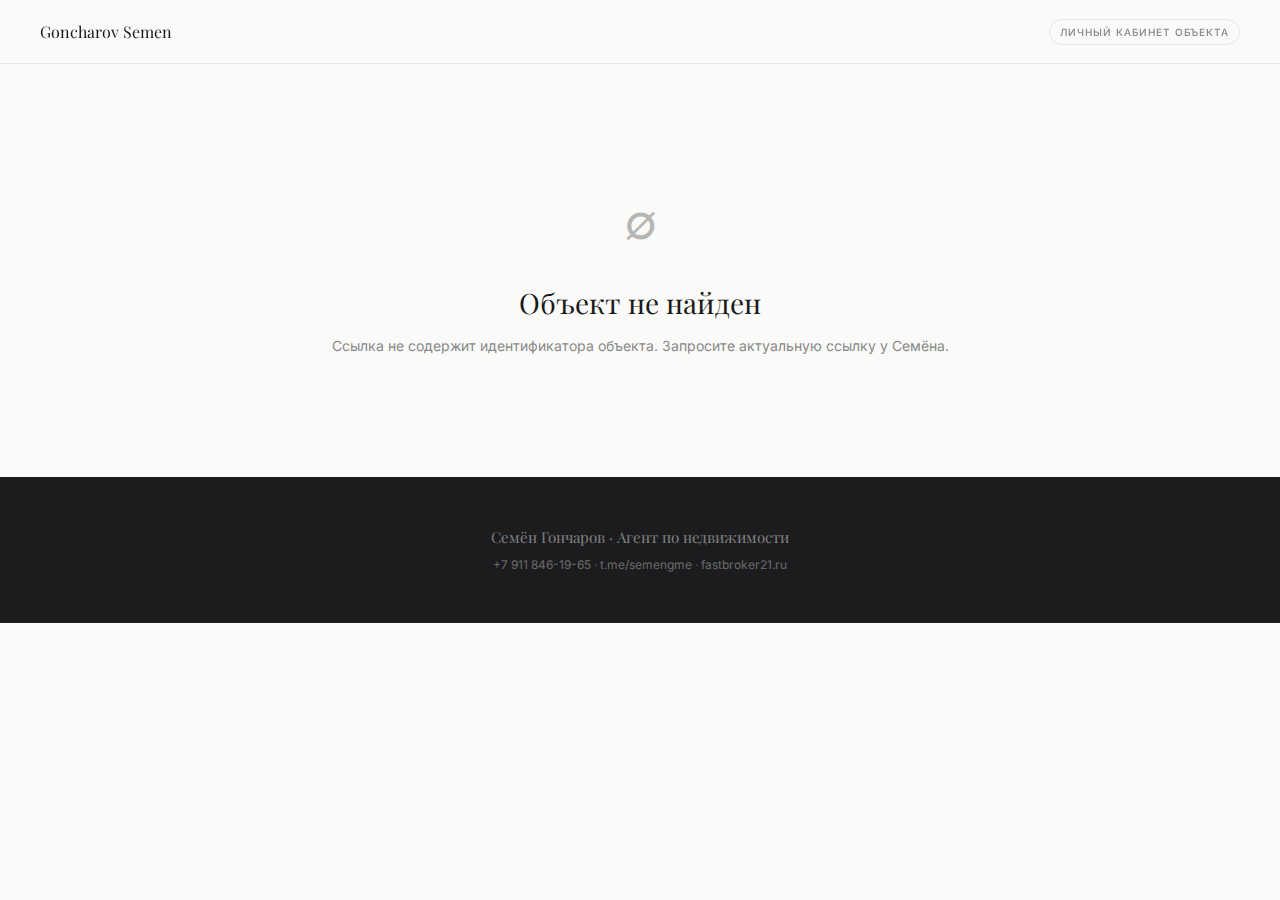
<file: client-dashboard.html>
<!DOCTYPE html>
<html lang="ru">
<head>
<meta charset="UTF-8">
<meta name="viewport" content="width=device-width, initial-scale=1.0">
<meta name="robots" content="noindex, nofollow">
<title>Ваш объект — Семён Гончаров</title>
<link rel="preconnect" href="https://fonts.googleapis.com">
<link rel="preconnect" href="https://fonts.gstatic.com" crossorigin>
<link href="https://fonts.googleapis.com/css2?family=Playfair+Display:ital,wght@0,400;0,500;1,400&family=Inter:wght@300;400;500;600&display=swap" rel="stylesheet">
<style>
::selection{background:#0066FF;color:#fff}
*,*::before,*::after{box-sizing:border-box;margin:0;padding:0}
:root{
  --serif:'Playfair Display',serif;
  --sans:'Inter',sans-serif;
  --bg:#FAFAF8;
  --dark:#1C1C1E;
  --text:#1A1A1A;
  --muted:#888;
  --border:rgba(0,0,0,0.08);
  --accent:#0066FF;
  --green:#2D8A4E;
}
html{scroll-behavior:smooth}
body{font-family:var(--sans);background:var(--bg);color:var(--text);font-size:16px;line-height:1.6;min-height:100vh}

/* ── HEADER ── */
.site-header{position:sticky;top:0;z-index:100;background:rgba(250,250,248,0.95);backdrop-filter:blur(12px);border-bottom:1px solid var(--border);padding:0 40px;height:64px;display:flex;align-items:center;justify-content:space-between}
.header-brand{font-family:var(--serif);font-size:16px;font-weight:400;text-decoration:none;color:var(--text)}
.header-badge{font-size:10px;font-weight:500;letter-spacing:0.1em;text-transform:uppercase;color:var(--muted);padding:4px 10px;border:1px solid var(--border);border-radius:20px}

/* ── HERO ── */
.hero{background:var(--dark);color:#E5E5E5;padding:72px 40px 56px}
.hero-inner{max-width:860px;margin:0 auto}
.hero-eyebrow{font-size:10px;letter-spacing:0.18em;text-transform:uppercase;color:rgba(229,229,229,0.35);margin-bottom:20px}
.hero-title{font-family:var(--serif);font-size:clamp(28px,5vw,52px);font-weight:400;line-height:1.15;letter-spacing:-0.02em;color:#E5E5E5;margin-bottom:8px}
.hero-subtitle{font-size:14px;color:rgba(229,229,229,0.4);font-weight:300;margin-bottom:32px}
.hero-chips{display:flex;gap:8px;flex-wrap:wrap}
.chip{font-size:11px;font-weight:400;padding:5px 12px;border-radius:20px;background:rgba(255,255,255,0.07);color:rgba(229,229,229,0.6);border:1px solid rgba(255,255,255,0.1)}

/* ── MAIN CONTENT ── */
.main{max-width:860px;margin:0 auto;padding:56px 40px 80px}

/* ── SECTION TITLE ── */
.section-label{font-size:10px;font-weight:500;letter-spacing:0.14em;text-transform:uppercase;color:var(--muted);margin-bottom:24px}

/* ── STAGE CARDS ── */
.stages{display:grid;gap:12px;margin-bottom:56px}
.stage-card{background:white;border-radius:12px;border:1px solid var(--border);overflow:hidden;transition:box-shadow 0.2s,transform 0.2s;cursor:pointer;text-decoration:none;display:block;color:var(--text)}
.stage-card:hover{box-shadow:0 8px 32px rgba(0,0,0,0.08);transform:translateY(-1px)}
.stage-card.locked{opacity:0.45;cursor:default;pointer-events:none}
.stage-card.locked:hover{box-shadow:none;transform:none}
.stage-inner{display:grid;grid-template-columns:56px 1fr auto;align-items:center;padding:20px 24px;gap:20px}
.stage-num{font-family:var(--serif);font-size:28px;font-weight:400;color:rgba(0,0,0,0.1);line-height:1;text-align:center}
.stage-num.active{color:var(--accent)}
.stage-num.done{color:var(--green)}
.stage-body{}
.stage-title{font-size:15px;font-weight:500;margin-bottom:2px}
.stage-desc{font-size:12px;color:var(--muted);font-weight:300}
.stage-meta{font-size:11px;color:var(--muted);text-align:right;white-space:nowrap}
.stage-arrow{font-size:18px;color:rgba(0,0,0,0.15);margin-left:8px}
.stage-card:not(.locked) .stage-arrow{color:var(--accent)}
.stage-status{display:inline-flex;align-items:center;gap:5px;font-size:10px;font-weight:500;letter-spacing:0.06em;text-transform:uppercase;padding:3px 8px;border-radius:10px}
.status-done{background:#E8F5E9;color:var(--green)}
.status-active{background:#E6EEFF;color:var(--accent)}
.status-pending{background:rgba(0,0,0,0.04);color:var(--muted)}

/* ── WEEKLY SNAPSHOT ── */
.weekly-snap{background:white;border-radius:12px;border:1px solid var(--border);padding:28px;margin-bottom:56px}
.weekly-snap-head{display:flex;justify-content:space-between;align-items:flex-start;margin-bottom:24px;gap:16px}
.weekly-snap-title{font-family:var(--serif);font-size:20px;font-weight:400}
.weekly-snap-period{font-size:11px;color:var(--muted);margin-top:2px}
.weekly-snap-link{font-size:12px;color:var(--accent);text-decoration:none;white-space:nowrap;flex-shrink:0}
.weekly-snap-link:hover{text-decoration:underline}
.stats-grid{display:grid;grid-template-columns:repeat(4,1fr);gap:2px}
.stat-cell{background:var(--bg);padding:18px 16px;text-align:center}
.stat-cell:first-child{border-radius:8px 0 0 8px}
.stat-cell:last-child{border-radius:0 8px 8px 0}
.stat-val{font-family:var(--serif);font-size:28px;font-weight:400;line-height:1;margin-bottom:4px}
.stat-label{font-size:10px;color:var(--muted);letter-spacing:0.04em;text-transform:uppercase}
.stat-delta{font-size:10px;margin-top:3px;font-weight:500}
.delta-up{color:var(--green)}
.delta-down{color:#C0392B}
.delta-neutral{color:var(--muted)}
.weekly-summary{margin-top:20px;padding-top:20px;border-top:1px solid var(--border);font-size:13px;color:var(--muted);line-height:1.7}
.weekly-summary strong{color:var(--text);font-weight:500}

/* ── PRICE BOX ── */
.price-section{margin-bottom:56px}
.price-card{background:var(--dark);border-radius:12px;padding:32px;display:grid;grid-template-columns:1fr auto;gap:24px;align-items:center}
.price-label{font-size:10px;letter-spacing:0.12em;text-transform:uppercase;color:rgba(229,229,229,0.3);margin-bottom:10px}
.price-range{font-family:var(--serif);font-size:clamp(20px,3vw,32px);font-weight:400;color:#E5E5E5;line-height:1.2}
.price-ppm{font-size:12px;color:rgba(229,229,229,0.35);margin-top:6px;font-weight:300}
.price-note{font-size:12px;color:rgba(229,229,229,0.35);text-align:right;line-height:1.6;max-width:200px}

/* ── CTA ── */
.cta-block{background:white;border-radius:12px;border:1px solid var(--border);padding:32px;display:flex;justify-content:space-between;align-items:center;gap:24px}
.cta-text{}
.cta-title{font-size:16px;font-weight:500;margin-bottom:4px}
.cta-sub{font-size:13px;color:var(--muted);font-weight:300}
.cta-btn{font-family:var(--sans);font-size:13px;font-weight:500;letter-spacing:0.04em;padding:12px 24px;background:var(--dark);color:#E5E5E5;border:none;border-radius:8px;cursor:pointer;text-decoration:none;white-space:nowrap;display:inline-block;transition:opacity 0.2s}
.cta-btn:hover{opacity:0.85}

/* ── FOOTER ── */
.report-footer{background:var(--dark);padding:48px 40px;text-align:center;margin-top:0}
.footer-name{font-family:var(--serif);font-size:15px;color:rgba(229,229,229,0.5);margin-bottom:6px}
.footer-contact{font-size:12px;color:rgba(229,229,229,0.3)}
.footer-contact a{color:rgba(229,229,229,0.4);text-decoration:none}
.footer-contact a:hover{color:rgba(229,229,229,0.7)}

/* ── LOADING / ERROR ── */
.state-block{max-width:860px;margin:120px auto;padding:0 40px;text-align:center}
.state-icon{font-size:48px;margin-bottom:20px;opacity:0.3}
.state-title{font-family:var(--serif);font-size:28px;font-weight:400;margin-bottom:8px}
.state-sub{font-size:14px;color:var(--muted);line-height:1.7}
.spinner{width:32px;height:32px;border:2px solid var(--border);border-top-color:var(--text);border-radius:50%;animation:spin 0.7s linear infinite;margin:0 auto 24px}
@keyframes spin{to{transform:rotate(360deg)}}

/* ── MOBILE ── */
@media(max-width:640px){
  .site-header{padding:0 20px}
  .hero{padding:56px 20px 44px}
  .main{padding:40px 20px 60px}
  .stage-inner{grid-template-columns:40px 1fr;gap:12px}
  .stage-meta{display:none}
  .stats-grid{grid-template-columns:repeat(2,1fr)}
  .stat-cell:nth-child(2){border-radius:0 8px 0 0}
  .stat-cell:nth-child(3){border-radius:0 0 0 8px}
  .price-card{grid-template-columns:1fr}
  .price-note{text-align:left;max-width:100%}
  .cta-block{flex-direction:column;align-items:flex-start}
  .report-footer{padding:40px 20px}
}
</style>
</head>
<body>

<header class="site-header">
  <a class="header-brand" href="https://fastbroker21.ru">Goncharov Semen</a>
  <span class="header-badge">Личный кабинет объекта</span>
</header>

<div id="appRoot"></div>

<footer class="report-footer">
  <p class="footer-name">Семён Гончаров · Агент по недвижимости</p>
  <p class="footer-contact">
    <a href="tel:+79118461965">+7 911 846-19-65</a> ·
    <a href="https://t.me/semengme">t.me/semengme</a> ·
    <a href="https://fastbroker21.ru">fastbroker21.ru</a>
  </p>
</footer>

<script>
// ─── CONFIG ───
const GH_OWNER = 'oralperoxyl';
const GH_REPO  = 'index.html';
const GH_BRANCH = 'main';
const FILES = {
  sma:      'data/sma.json',
  strategy: 'data/strategy.json',
  reports:  'data/reports.json'
};
const TG_USERNAME = 'semengme';
const BASE_URL = window.location.origin + window.location.pathname.replace('client-dashboard.html','');

// ─── HELPERS ───
function fmt(n){if(!n)return '—';return Number(n).toLocaleString('ru-RU');}
function fmtP(n){if(!n)return '—';const m=Number(n);if(m>=1e6)return (m/1e6).toFixed(1).replace('.0','').replace('.',',')+' млн ₽';return fmt(m)+' ₽';}
function esc(s){const d=document.createElement('div');d.textContent=String(s||'');return d.innerHTML;}
function calcPpm(price,area){const p=Number(price)||0,a=Number(area)||0;if(!p||!a)return 0;return Math.round(p/a);}

async function ghGet(file){
  try{
    const r = await fetch(`https://api.github.com/repos/${GH_OWNER}/${GH_REPO}/contents/${file}?ref=${GH_BRANCH}`);
    if(!r.ok) return null;
    const j = await r.json();
    const content = atob(j.content.replace(/\n/g,''));
    return JSON.parse(new TextDecoder().decode(Uint8Array.from(content, c=>c.charCodeAt(0))));
  }catch(e){ return null; }
}

// ─── RENDER STATES ───
function showLoading(){
  document.getElementById('appRoot').innerHTML = `
    <div class="state-block">
      <div class="spinner"></div>
      <p class="state-sub">Загружаем данные по объекту…</p>
    </div>`;
}

function showError(msg){
  document.getElementById('appRoot').innerHTML = `
    <div class="state-block">
      <div class="state-icon">∅</div>
      <h2 class="state-title">Объект не найден</h2>
      <p class="state-sub">${esc(msg||'Проверьте правильность ссылки или обратитесь к Семёну.')}</p>
    </div>`;
}

// ─── DELTA CALC ───
function calcDelta(curr, prev, key){
  if(prev===null) return {text:'—',cls:'delta-neutral'};
  const c = curr?.stats?.[key]||0, p = prev?.stats?.[key]||0;
  if(c===0&&p===0) return {text:'—',cls:'delta-neutral'};
  if(p===0&&c>0) return {text:'+∞',cls:'delta-up'};
  const pct = Math.round((c-p)/p*100);
  if(pct===0) return {text:'0%',cls:'delta-neutral'};
  return {text:(pct>0?'+':'')+pct+'%', cls: pct>0?'delta-up':'delta-down'};
}

// ─── MAIN RENDER ───
function render(id, smaData, stratData, repData){
  const sma      = smaData?.analyses?.[id] || null;
  const strategy = stratData?.items?.[id]  || null;
  const repObj   = repData?.objects?.[id]  || null;

  // Derive address/meta from whatever we have
  const address = sma?.address || strategy?.address || repObj?.name || id;
  const area    = sma?.area || strategy?.area || 0;
  const rooms   = sma?.rooms || strategy?.rooms || 0;
  const floor   = sma?.floor || strategy?.floor || '';
  const location= sma?.location || strategy?.location || '';

  // Price from SMA or strategy
  const priceFrom = sma?.priceFrom || strategy?.priceFrom || 0;
  const priceTo   = sma?.priceTo   || strategy?.priceTo   || 0;
  const ppmFrom   = priceFrom&&area ? fmt(calcPpm(priceFrom,area)) : '';
  const ppmTo     = priceTo&&area   ? fmt(calcPpm(priceTo,area))   : '';

  // Weekly — last week
  const weeks     = repObj?.weeks || [];
  const lastWeek  = weeks.length ? weeks[weeks.length-1] : null;
  const prevWeek  = weeks.length>1 ? weeks[weeks.length-2] : null;

  // Chips
  const chips = [
    rooms ? rooms+'к' : null,
    area  ? area+' м²' : null,
    floor ? floor+' эт.' : null,
    location || null,
  ].filter(Boolean);

  // Telegram link
  const tgText = encodeURIComponent(`По объекту ${address}: `);
  const tgLink = `https://t.me/${TG_USERNAME}?text=${tgText}`;

  // Stage helpers
  function stageCard({num, title, desc, href, status, meta, statusLabel}){
    const isLocked = status === 'pending';
    const numCls   = status==='done' ? 'done' : status==='active' ? 'active' : '';
    const statusHtml = `<span class="stage-status status-${status}">${esc(statusLabel)}</span>`;
    const arrow = isLocked ? '' : '<span class="stage-arrow">→</span>';
    return `
      <a class="stage-card ${isLocked?'locked':''}" href="${isLocked?'#':esc(href)}" ${isLocked?'':'target="_blank"'} rel="noopener">
        <div class="stage-inner">
          <div class="stage-num ${numCls}">${num}</div>
          <div class="stage-body">
            <div class="stage-title">${esc(title)}</div>
            <div class="stage-desc">${esc(desc)}</div>
          </div>
          <div style="display:flex;flex-direction:column;align-items:flex-end;gap:6px;">
            ${statusHtml}
            ${meta?`<div class="stage-meta">${meta}</div>`:''}
            ${arrow}
          </div>
        </div>
      </a>`;
  }

  // Stage statuses
  const meetingStatus  = 'done';
  const smaStatus      = sma      ? 'done'    : 'pending';
  const stratStatus    = strategy ? (sma?'done':'active') : 'pending';
  const weeklyStatus   = repObj   ? 'active'  : 'pending';

  // Stage meta
  const smaMeta     = sma      ? (sma.date||'') : '';
  const stratMeta   = strategy ? (strategy.date||'') : '';
  const weeklyMeta  = lastWeek ? ('Неделя '+lastWeek.week+(lastWeek.period?' · '+lastWeek.period:'')) : '';

  // Stage labels
  function statusLabel(s){return s==='done'?'Готово':s==='active'?'Актуально':'Ожидает';}

  const stagesHtml = [
    stageCard({
      num:'01', title:'Встреча и материалы',
      desc:'Знакомство, методология, план совместной работы',
      href: BASE_URL+'meeting-pack.html',
      status: meetingStatus,
      meta: '',
      statusLabel: statusLabel(meetingStatus)
    }),
    stageCard({
      num:'02', title:'Сравнительный анализ (СМА)',
      desc: sma
        ? `Рек. цена: ${fmtP(priceFrom)} — ${fmtP(priceTo)}`
        : 'Анализ конкурентов и рекомендованный коридор цены',
      href: BASE_URL+'sma.html?id='+encodeURIComponent(id),
      status: smaStatus,
      meta: smaMeta,
      statusLabel: statusLabel(smaStatus)
    }),
    stageCard({
      num:'03', title:'Стратегия продажи',
      desc: strategy
        ? `Маркетинговый план и сценарии ценообразования`
        : 'Индивидуальный план: реклама, торг, тайминг',
      href: BASE_URL+'strategy.html?id='+encodeURIComponent(id),
      status: stratStatus,
      meta: stratMeta,
      statusLabel: statusLabel(stratStatus)
    }),
    stageCard({
      num:'04', title:'Еженедельные отчёты',
      desc: lastWeek
        ? (lastWeek.summary ? lastWeek.summary.substring(0,80)+(lastWeek.summary.length>80?'…':'') : 'Статистика рекламы, показов и обратная связь')
        : 'Регулярные обновления после выхода в рекламу',
      href: BASE_URL+'weekly-report.html?id='+encodeURIComponent(id),
      status: weeklyStatus,
      meta: weeklyMeta,
      statusLabel: statusLabel(weeklyStatus)
    }),
  ].join('');

  // Weekly snapshot block
  let weeklySnapHtml = '';
  if(lastWeek){
    const s = lastWeek.stats || {};
    const dViews    = calcDelta(lastWeek, prevWeek, 'views');
    const dCalls    = calcDelta(lastWeek, prevWeek, 'calls');
    const dShowings = calcDelta(lastWeek, prevWeek, 'showings');
    const dOffers   = calcDelta(lastWeek, prevWeek, 'offers');
    weeklySnapHtml = `
      <div class="weekly-snap">
        <div class="weekly-snap-head">
          <div>
            <div class="weekly-snap-title">Неделя ${lastWeek.week}</div>
            <div class="weekly-snap-period">${esc(lastWeek.period||'')}</div>
          </div>
          <a class="weekly-snap-link" href="${BASE_URL}weekly-report.html?id=${encodeURIComponent(id)}" target="_blank">Полный отчёт →</a>
        </div>
        <div class="stats-grid">
          <div class="stat-cell">
            <div class="stat-val">${s.views||0}</div>
            <div class="stat-label">Просмотры</div>
            <div class="stat-delta ${dViews.cls}">${dViews.text}</div>
          </div>
          <div class="stat-cell">
            <div class="stat-val">${s.calls||0}</div>
            <div class="stat-label">Звонки</div>
            <div class="stat-delta ${dCalls.cls}">${dCalls.text}</div>
          </div>
          <div class="stat-cell">
            <div class="stat-val">${s.showings||0}</div>
            <div class="stat-label">Показы</div>
            <div class="stat-delta ${dShowings.cls}">${dShowings.text}</div>
          </div>
          <div class="stat-cell">
            <div class="stat-val">${s.offers||0}</div>
            <div class="stat-label">Предложения</div>
            <div class="stat-delta ${dOffers.cls}">${dOffers.text}</div>
          </div>
        </div>
        ${lastWeek.summary ? `<div class="weekly-summary">${esc(lastWeek.summary)}</div>` : ''}
      </div>`;
  }

  // Price block
  let priceHtml = '';
  if(priceFrom || priceTo){
    const avg = priceFrom&&priceTo ? Math.round((Number(priceFrom)+Number(priceTo))/2) : 0;
    priceHtml = `
      <div class="price-section">
        <div class="section-label">Рекомендованная стоимость</div>
        <div class="price-card">
          <div>
            <div class="price-label">Рыночный коридор цены</div>
            <div class="price-range">${fmtP(priceFrom)} — ${fmtP(priceTo)}</div>
            ${(ppmFrom&&ppmTo)?`<div class="price-ppm">${ppmFrom} — ${ppmTo} ₽/м²</div>`:''}
            ${avg?`<div style="font-size:13px;color:rgba(229,229,229,0.4);margin-top:12px;">Средняя: ${fmtP(avg)}</div>`:''}
          </div>
          <div class="price-note">Актуально на дату последнего СМА. Может корректироваться в процессе.</div>
        </div>
      </div>`;
  }

  // Assemble
  document.getElementById('appRoot').innerHTML = `
    <div class="hero">
      <div class="hero-inner">
        <div class="hero-eyebrow">Ваш объект · Семён Гончаров</div>
        <h1 class="hero-title">${esc(address)}</h1>
        <div class="hero-subtitle">Все материалы по продаже в одном месте</div>
        ${chips.length ? `<div class="hero-chips">${chips.map(c=>`<span class="chip">${esc(c)}</span>`).join('')}</div>` : ''}
      </div>
    </div>

    <div class="main">

      <div style="margin-bottom:32px;">
        <div class="section-label">Этапы работы</div>
      </div>
      <div class="stages">${stagesHtml}</div>

      ${weeklySnapHtml}

      ${priceHtml}

      <div class="cta-block">
        <div class="cta-text">
          <div class="cta-title">Есть вопросы или хотите что-то обсудить?</div>
          <div class="cta-sub">Напишите напрямую — отвечу быстро</div>
        </div>
        <a class="cta-btn" href="${tgLink}" target="_blank">Написать в Telegram →</a>
      </div>

    </div>`;
}

// ─── INIT ───
async function init(){
  const params = new URLSearchParams(window.location.search);
  const id = params.get('id');

  if(!id){
    showError('Ссылка не содержит идентификатора объекта. Запросите актуальную ссылку у Семёна.');
    return;
  }

  showLoading();

  // Fetch all three JSONs in parallel
  const [smaData, stratData, repData] = await Promise.all([
    ghGet(FILES.sma),
    ghGet(FILES.strategy),
    ghGet(FILES.reports),
  ]);

  // Check that at least one source knows this id
  const known = (smaData?.analyses?.[id]) || (stratData?.items?.[id]) || (repData?.objects?.[id]);
  if(!known){
    showError(`Объект с ID «${id}» не найден. Возможно, ссылка устарела — попросите актуальную у Семёна.`);
    return;
  }

  render(id, smaData, stratData, repData);
}

init();
</script>
</body>
</html>
</file>
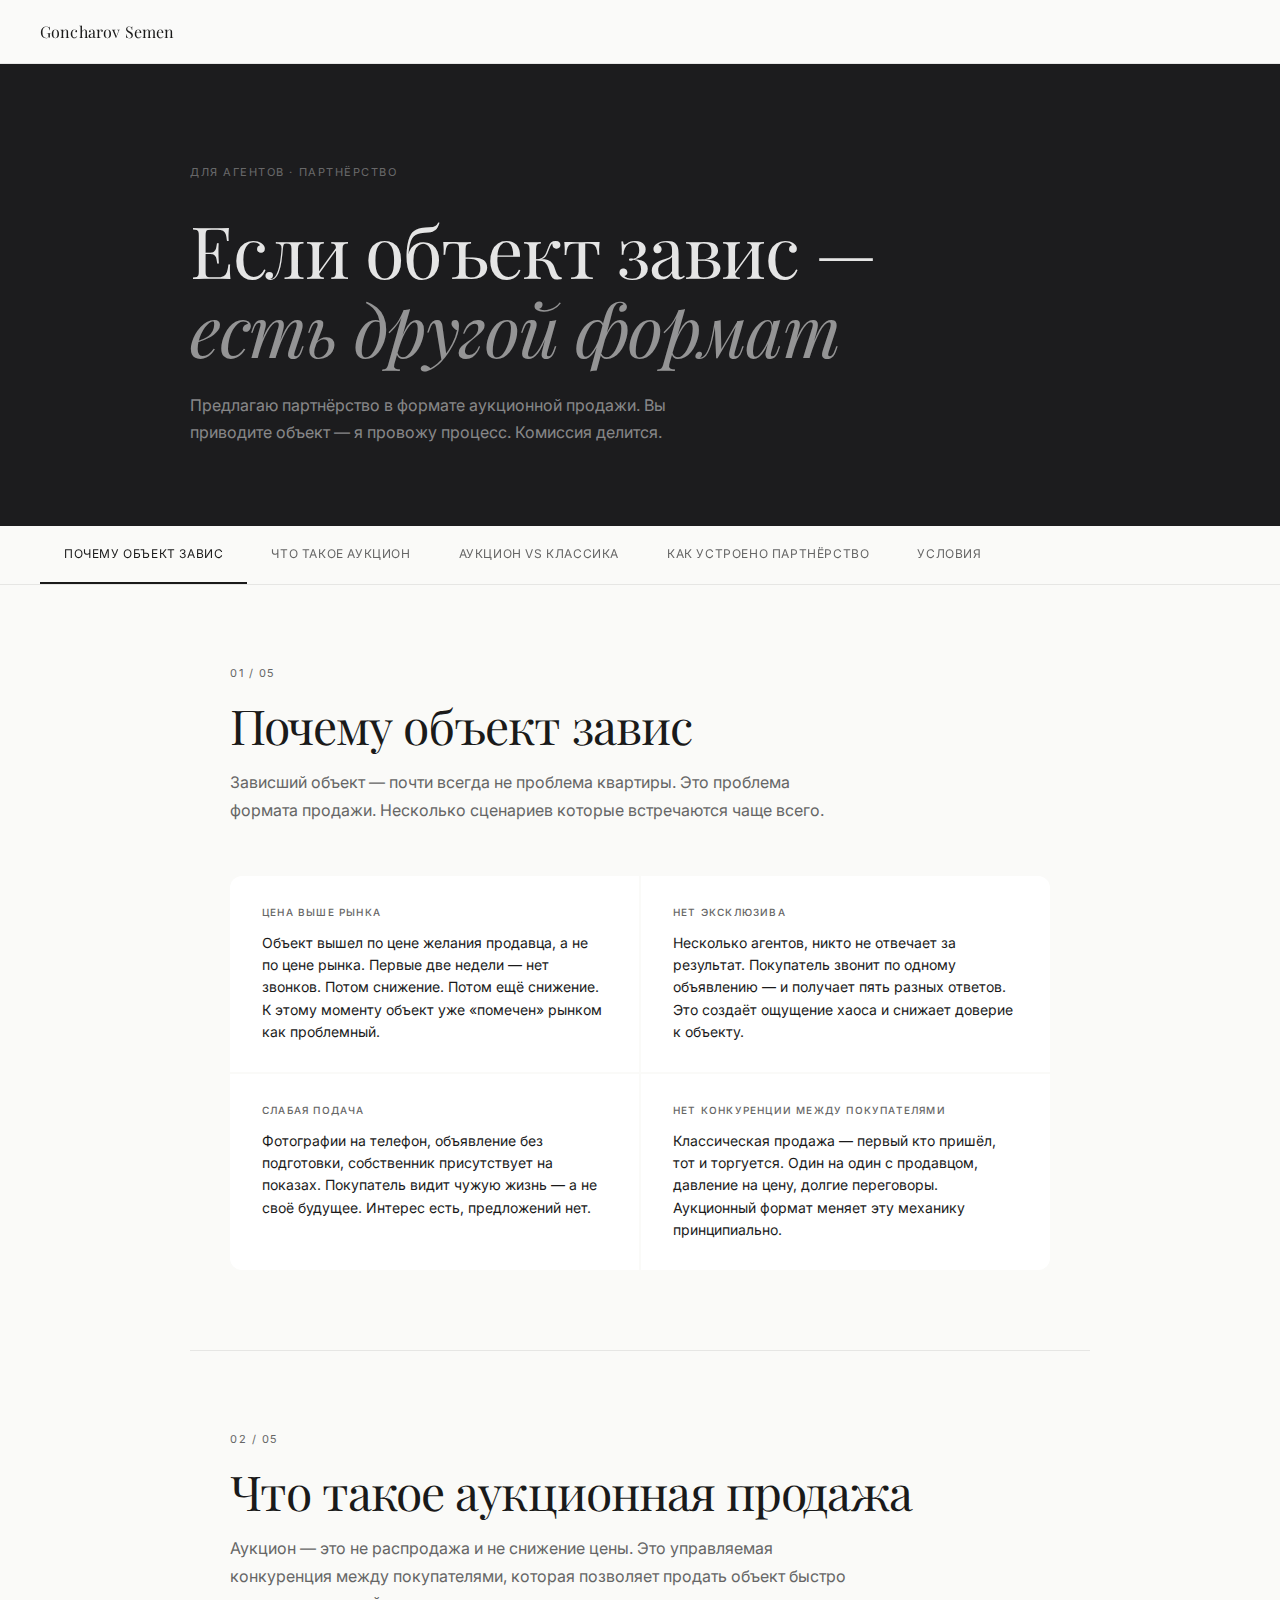
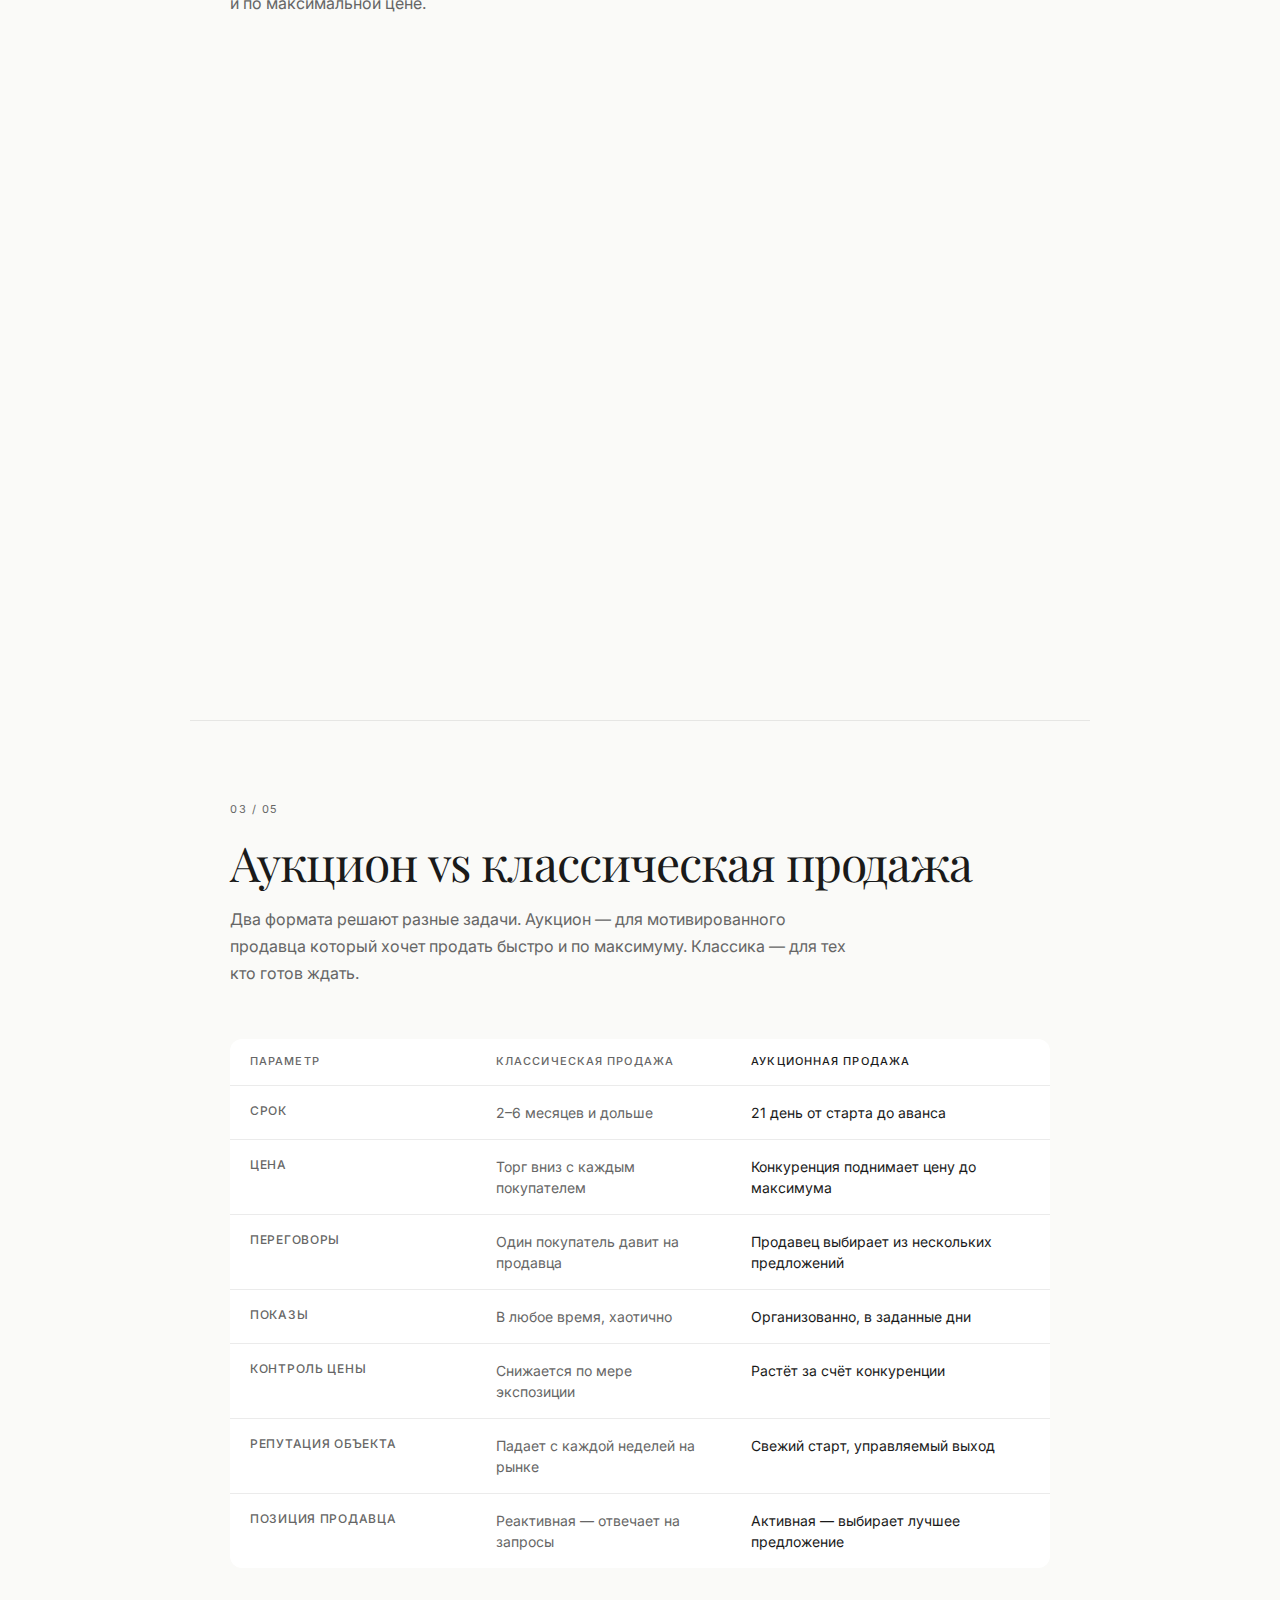
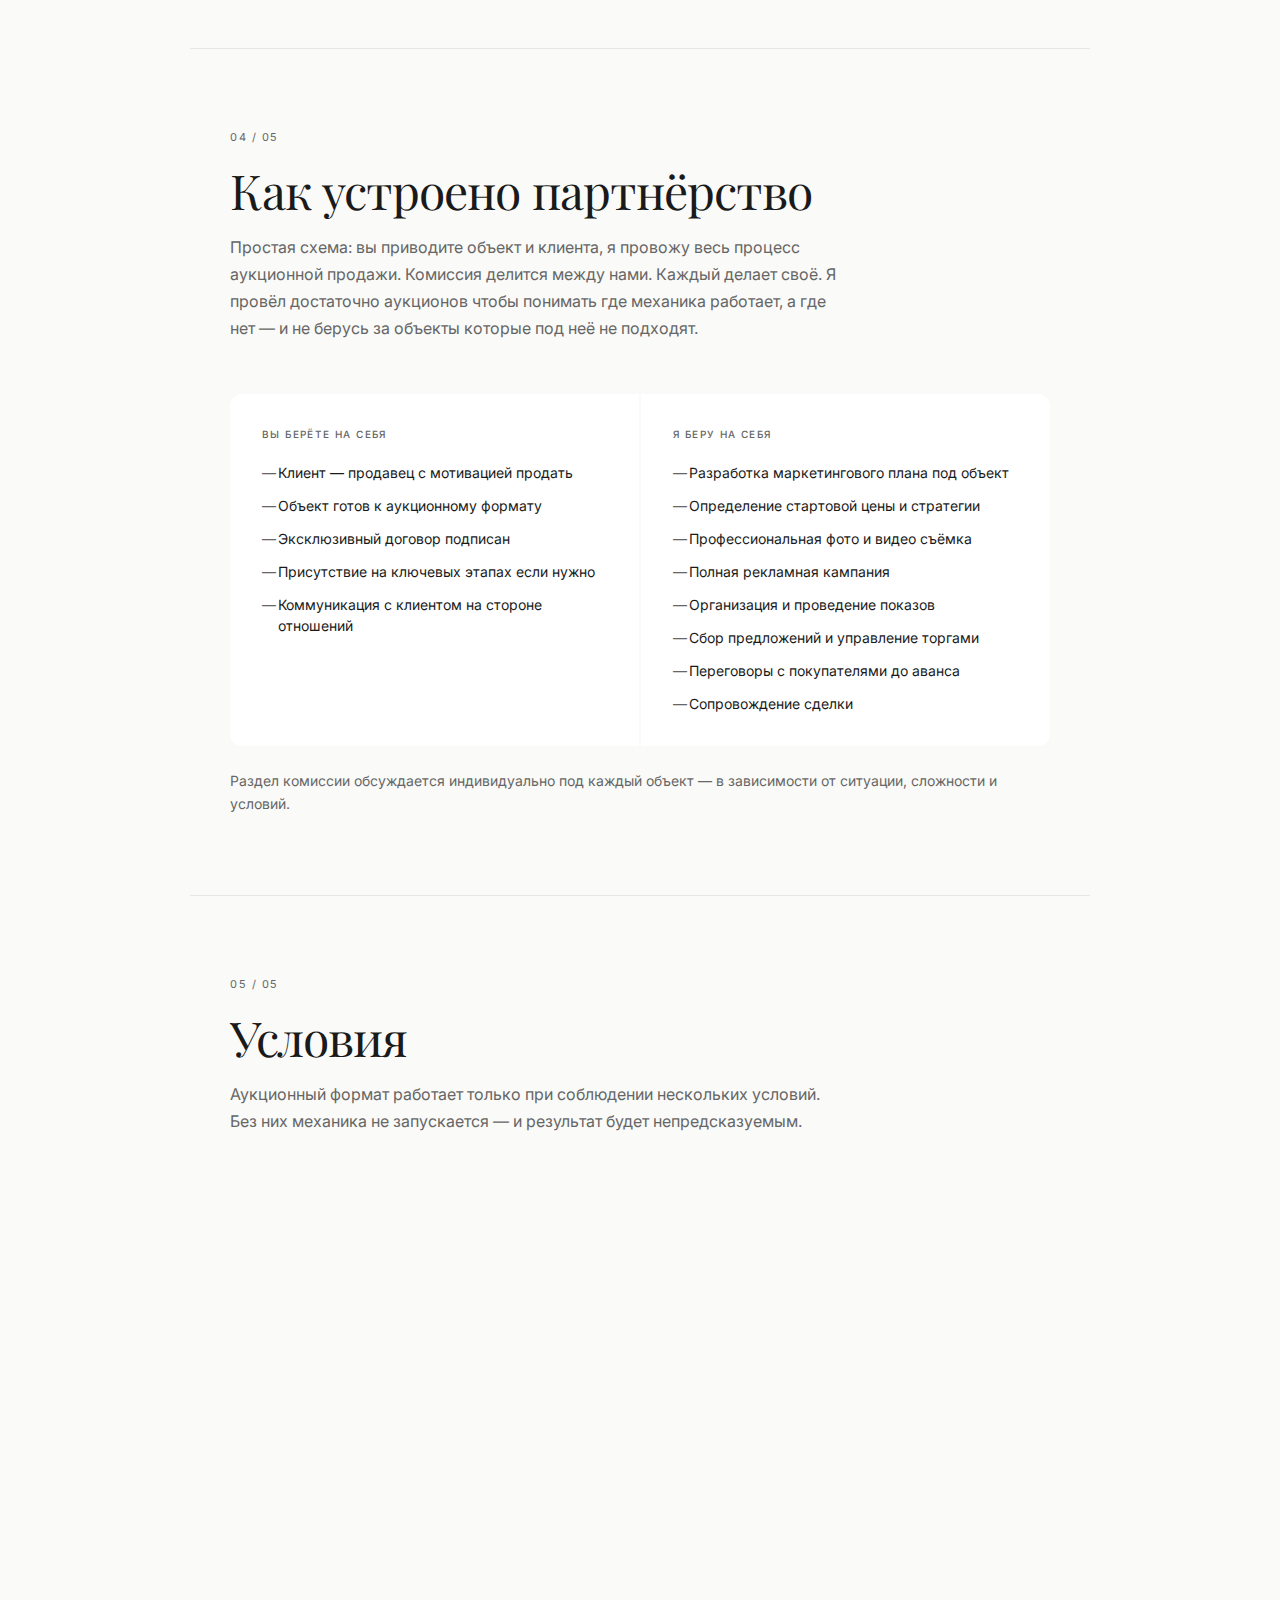
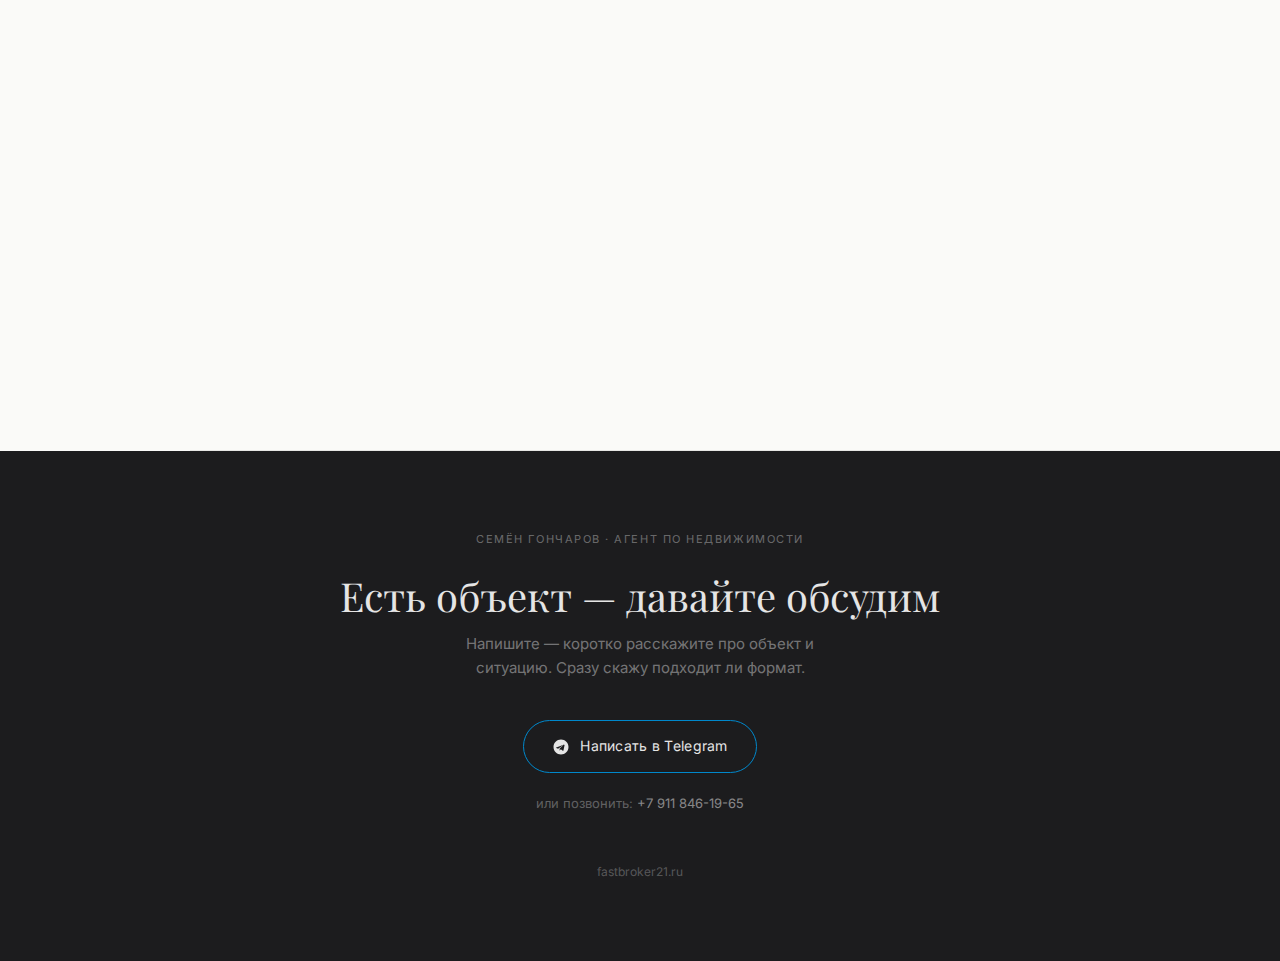
<file: meeting-pack-agent.html>
<!DOCTYPE html>
<html lang="ru">
<head>
  <meta charset="UTF-8">
  <meta name="viewport" content="width=device-width, initial-scale=1.0">
  <meta name="robots" content="noindex, nofollow">
  <title>Партнёрство — Семён Гончаров</title>
  <link rel="preconnect" href="https://fonts.googleapis.com">
  <link rel="preconnect" href="https://fonts.gstatic.com" crossorigin>
  <link href="https://fonts.googleapis.com/css2?family=Playfair+Display:ital,wght@0,400;0,500;1,400&family=Inter:wght@300;400;500&display=swap" rel="stylesheet">
  <style>
    ::selection{background:#0066FF;color:#fff}::-moz-selection{background:#0066FF;color:#fff}
    *,*::before,*::after{box-sizing:border-box;margin:0;padding:0}
    :root{--serif:'Playfair Display',serif;--sans:'Inter',sans-serif;--bg:#FAFAF8;--dark:#1C1C1E;--text:#1A1A1A;--muted:#666;--border:rgba(0,0,0,0.08)}
    html{scroll-behavior:smooth}
    body{font-family:var(--sans);background:var(--bg);color:var(--text);font-size:16px;line-height:1.6}
    .site-header{position:sticky;top:0;z-index:100;background:rgba(250,250,248,0.92);backdrop-filter:blur(12px);-webkit-backdrop-filter:blur(12px);border-bottom:1px solid var(--border);padding:0 40px;height:64px;display:flex;align-items:center}
    .header-brand{font-family:var(--serif);font-size:16px;font-weight:400;letter-spacing:0.01em;text-decoration:none;color:var(--text)}
    .hero{background:var(--dark);color:#E5E5E5;padding:100px 40px 80px}
    .hero-inner{max-width:900px;margin:0 auto}
    .hero-label{font-size:11px;letter-spacing:0.14em;text-transform:uppercase;color:rgba(229,229,229,0.4);margin-bottom:28px}
    .hero-title{font-family:var(--serif);font-size:clamp(36px,6vw,72px);font-weight:400;line-height:1.1;letter-spacing:-0.02em;color:#E5E5E5;margin-bottom:24px}
    .hero-title em{font-style:italic;color:rgba(229,229,229,0.6)}
    .hero-sub{font-size:16px;line-height:1.7;color:rgba(229,229,229,0.55);max-width:560px}
    .nav-wrapper{position:sticky;top:64px;z-index:90}
    .doc-nav{background:rgba(250,250,248,0.95);backdrop-filter:blur(8px);border-bottom:1px solid var(--border);padding:0 40px;display:flex;overflow-x:auto;scrollbar-width:none}
    .doc-nav::-webkit-scrollbar{display:none}
    .doc-nav-item{padding:18px 24px;font-size:12px;letter-spacing:0.05em;text-transform:uppercase;color:var(--muted);text-decoration:none;white-space:nowrap;border-bottom:2px solid transparent;transition:color 0.2s,border-color 0.2s}
    .doc-nav-item:hover,.doc-nav-item.active{color:var(--text);border-bottom-color:var(--text)}
    .nav-burger{display:none;align-items:center;justify-content:space-between;padding:0 20px;height:52px;cursor:pointer;user-select:none;background:rgba(250,250,248,0.95);backdrop-filter:blur(8px);border-bottom:1px solid var(--border)}
    .nav-burger-active{font-size:11px;letter-spacing:0.06em;text-transform:uppercase;color:var(--text);font-weight:500}
    .nav-burger-icon{display:flex;flex-direction:column;gap:4px;width:20px}
    .nav-burger-icon span{display:block;height:1.5px;background:var(--text);border-radius:2px;transition:transform 0.25s,opacity 0.25s;transform-origin:center}
    .nav-burger.open .nav-burger-icon span:nth-child(1){transform:translateY(5.5px) rotate(45deg)}
    .nav-burger.open .nav-burger-icon span:nth-child(2){opacity:0}
    .nav-burger.open .nav-burger-icon span:nth-child(3){transform:translateY(-5.5px) rotate(-45deg)}
    .nav-dropdown{display:none;position:absolute;top:100%;left:0;right:0;background:rgba(250,250,248,0.98);backdrop-filter:blur(12px);border-bottom:1px solid var(--border);flex-direction:column;z-index:89}
    .nav-dropdown.open{display:flex}
    .nav-dropdown .doc-nav-item{padding:16px 20px;border-bottom:1px solid var(--border);border-left:2px solid transparent;white-space:normal}
    .nav-dropdown .doc-nav-item:last-child{border-bottom:none}
    .nav-dropdown .doc-nav-item.active{border-left-color:var(--text);border-bottom-color:var(--border);color:var(--text)}
    .doc-section{max-width:900px;margin:0 auto;padding:80px 40px;border-bottom:1px solid var(--border)}
    .doc-section:last-child{border-bottom:none}
    .section-num{font-size:11px;letter-spacing:0.14em;text-transform:uppercase;color:var(--muted);margin-bottom:16px;display:block}
    .section-title{font-family:var(--serif);font-size:clamp(28px,4vw,48px);font-weight:400;line-height:1.15;letter-spacing:-0.02em;margin-bottom:16px}
    .section-intro{font-size:16px;line-height:1.7;color:var(--muted);max-width:620px;margin-bottom:52px}
    .diagnosis-grid{display:grid;grid-template-columns:1fr 1fr;gap:2px}
    .diagnosis-card{background:white;padding:28px 32px}
    .diagnosis-card:first-child{border-radius:12px 0 0 0}
    .diagnosis-card:nth-child(2){border-radius:0 12px 0 0}
    .diagnosis-card:nth-child(3){border-radius:0 0 0 12px}
    .diagnosis-card:last-child{border-radius:0 0 12px 0}
    .diagnosis-label{font-size:10px;font-weight:500;letter-spacing:0.12em;text-transform:uppercase;color:var(--muted);margin-bottom:12px}
    .diagnosis-text{font-size:14px;line-height:1.6;color:var(--text)}
    .mechanics{display:flex;flex-direction:column}
    .mechanic-step{display:grid;grid-template-columns:48px 1fr;gap:0 24px;padding:24px 0;border-top:1px solid var(--border);opacity:0;transform:translateY(20px);transition:opacity 0.5s ease,transform 0.5s ease}
    .mechanic-step:last-child{border-bottom:1px solid var(--border)}
    .mechanic-step.visible{opacity:1;transform:translateY(0)}
    .mechanic-num{font-family:var(--serif);font-size:28px;font-weight:400;color:rgba(0,0,0,0.1);line-height:1;padding-top:2px}
    .mechanic-title{font-size:15px;font-weight:500;margin-bottom:6px}
    .mechanic-text{font-size:14px;line-height:1.65;color:var(--muted)}
    .compare-wrap{border-radius:12px;overflow:hidden;background:white}
    .compare-table{width:100%;border-collapse:collapse}
    .compare-table th{font-size:11px;font-weight:500;letter-spacing:0.1em;text-transform:uppercase;color:var(--muted);padding:14px 20px;text-align:left;border-bottom:1px solid var(--border)}
    .compare-table th:last-child{color:var(--text)}
    .compare-table td{font-size:14px;padding:16px 20px;border-bottom:1px solid var(--border);vertical-align:top;line-height:1.5}
    .compare-table tr:last-child td{border-bottom:none}
    .compare-table td:first-child{color:var(--muted);font-size:12px;font-weight:500;letter-spacing:0.06em;text-transform:uppercase;width:30%}
    .compare-table td:nth-child(2){color:var(--muted)}
    .compare-table td:last-child{color:var(--text)}
    .partnership-grid{display:grid;grid-template-columns:1fr 1fr;gap:2px}
    .partnership-card{background:white;padding:32px}
    .partnership-card:first-child{border-radius:12px 0 0 12px}
    .partnership-card:last-child{border-radius:0 12px 12px 0}
    .partnership-card-label{font-size:10px;font-weight:500;letter-spacing:0.14em;text-transform:uppercase;color:var(--muted);margin-bottom:20px}
    .partnership-card-list{list-style:none;display:flex;flex-direction:column;gap:12px}
    .partnership-card-list li{font-size:14px;line-height:1.5;color:var(--text);padding-left:16px;position:relative}
    .partnership-card-list li::before{content:'—';position:absolute;left:0;color:var(--muted)}
    .rules{display:flex;flex-direction:column}
    .rule{display:grid;grid-template-columns:40px 1fr;gap:0 24px;padding:28px 0;border-top:1px solid var(--border);opacity:0;transform:translateY(20px);transition:opacity 0.5s ease,transform 0.5s ease}
    .rule:last-child{border-bottom:1px solid var(--border)}
    .rule.visible{opacity:1;transform:translateY(0)}
    .rule-num{font-family:var(--serif);font-size:24px;font-weight:400;color:rgba(0,0,0,0.12);line-height:1;padding-top:4px}
    .rule-title{font-size:15px;font-weight:500;margin-bottom:6px}
    .rule-text{font-size:14px;line-height:1.65;color:var(--muted)}
    .cta-footer{background:var(--dark);padding:80px 40px;text-align:center}
    .cta-footer-label{font-size:11px;letter-spacing:0.14em;text-transform:uppercase;color:rgba(229,229,229,0.4);margin-bottom:24px}
    .cta-footer-title{font-family:var(--serif);font-size:clamp(24px,4vw,40px);font-weight:400;color:#E5E5E5;line-height:1.2;margin-bottom:12px}
    .cta-footer-sub{font-size:15px;color:rgba(229,229,229,0.45);margin-bottom:40px;max-width:420px;margin-left:auto;margin-right:auto;line-height:1.6}
    .cta-tg-btn{display:inline-flex;align-items:center;gap:10px;padding:14px 28px;border:1px solid #0088cc;border-radius:999px;text-decoration:none;background:transparent;color:#E5E5E5;font-family:var(--sans);font-size:14px;letter-spacing:0.02em;transition:background 0.2s,border-color 0.2s}
    .cta-tg-btn:hover{background:#0088cc;border-color:#0088cc}
    .cta-footer-copy{margin-top:48px;font-size:12px;color:rgba(229,229,229,0.2)}
    .cta-footer-copy a{color:rgba(229,229,229,0.3);text-decoration:none}
    @media(max-width:768px){
      .site-header{padding:0 20px}.hero{padding:64px 20px 56px}.doc-section{padding:56px 20px}.cta-footer{padding:60px 20px}
      .diagnosis-grid{grid-template-columns:1fr}.diagnosis-card:first-child{border-radius:12px 12px 0 0}.diagnosis-card:nth-child(2){border-radius:0}.diagnosis-card:nth-child(3){border-radius:0}.diagnosis-card:last-child{border-radius:0 0 12px 12px}
      .partnership-grid{grid-template-columns:1fr}.partnership-card:first-child{border-radius:12px 12px 0 0}.partnership-card:last-child{border-radius:0 0 12px 12px}
    }
    @media(max-width:640px){.doc-nav{display:none}.nav-burger{display:flex}}
  </style>
</head>
<body>
<header class="site-header">
  <a class="header-brand" href="https://fastbroker21.ru">Goncharov Semen</a>
</header>
<section class="hero">
  <div class="hero-inner">
    <p class="hero-label">Для агентов · Партнёрство</p>
    <h1 class="hero-title">Если объект завис —<br><em>есть другой формат</em></h1>
    <p class="hero-sub">Предлагаю партнёрство в формате аукционной продажи. Вы приводите объект — я провожу процесс. Комиссия делится.</p>
  </div>
</section>
<div class="nav-wrapper">
  <nav class="doc-nav">
    <a class="doc-nav-item active" href="#diagnosis">Почему объект завис</a>
    <a class="doc-nav-item" href="#auction">Что такое аукцион</a>
    <a class="doc-nav-item" href="#comparison">Аукцион vs классика</a>
    <a class="doc-nav-item" href="#partnership">Как устроено партнёрство</a>
    <a class="doc-nav-item" href="#conditions">Условия</a>
  </nav>
  <div class="nav-burger" id="navBurger">
    <span class="nav-burger-active" id="navBurgerActive">Почему объект завис</span>
    <div class="nav-burger-icon"><span></span><span></span><span></span></div>
  </div>
  <div class="nav-dropdown" id="navDropdown">
    <a class="doc-nav-item active" href="#diagnosis">Почему объект завис</a>
    <a class="doc-nav-item" href="#auction">Что такое аукцион</a>
    <a class="doc-nav-item" href="#comparison">Аукцион vs классика</a>
    <a class="doc-nav-item" href="#partnership">Как устроено партнёрство</a>
    <a class="doc-nav-item" href="#conditions">Условия</a>
  </div>
</div>

<section class="doc-section" id="diagnosis">
  <span class="section-num">01 / 05</span>
  <h2 class="section-title">Почему объект завис</h2>
  <p class="section-intro">Зависший объект — почти всегда не проблема квартиры. Это проблема формата продажи. Несколько сценариев которые встречаются чаще всего.</p>
  <div class="diagnosis-grid">
    <div class="diagnosis-card">
      <div class="diagnosis-label">Цена выше рынка</div>
      <div class="diagnosis-text">Объект вышел по цене желания продавца, а не по цене рынка. Первые две недели — нет звонков. Потом снижение. Потом ещё снижение. К этому моменту объект уже «помечен» рынком как проблемный.</div>
    </div>
    <div class="diagnosis-card">
      <div class="diagnosis-label">Нет эксклюзива</div>
      <div class="diagnosis-text">Несколько агентов, никто не отвечает за результат. Покупатель звонит по одному объявлению — и получает пять разных ответов. Это создаёт ощущение хаоса и снижает доверие к объекту.</div>
    </div>
    <div class="diagnosis-card">
      <div class="diagnosis-label">Слабая подача</div>
      <div class="diagnosis-text">Фотографии на телефон, объявление без подготовки, собственник присутствует на показах. Покупатель видит чужую жизнь — а не своё будущее. Интерес есть, предложений нет.</div>
    </div>
    <div class="diagnosis-card">
      <div class="diagnosis-label">Нет конкуренции между покупателями</div>
      <div class="diagnosis-text">Классическая продажа — первый кто пришёл, тот и торгуется. Один на один с продавцом, давление на цену, долгие переговоры. Аукционный формат меняет эту механику принципиально.</div>
    </div>
  </div>
</section>

<section class="doc-section" id="auction">
  <span class="section-num">02 / 05</span>
  <h2 class="section-title">Что такое аукционная продажа</h2>
  <p class="section-intro">Аукцион — это не распродажа и не снижение цены. Это управляемая конкуренция между покупателями, которая позволяет продать объект быстро и по максимальной цене.</p>
  <div class="mechanics">
    <div class="mechanic-step">
      <div class="mechanic-num">01</div>
      <div>
        <div class="mechanic-title">Вход ниже рынка — намеренно</div>
        <div class="mechanic-text">Объект выставляется по цене чуть ниже рыночной. Это не уступка — это инструмент. Заниженная входная цена привлекает больше покупателей одновременно и создаёт ощущение выгодного предложения. Цель — собрать максимальный поток за короткое время.</div>
      </div>
    </div>
    <div class="mechanic-step">
      <div class="mechanic-num">02</div>
      <div>
        <div class="mechanic-title">Ограниченное время показов</div>
        <div class="mechanic-text">Показы проводятся в строго отведённые дни. Все покупатели знают что конкурируют с другими. Дефицит времени убирает бесконечные «подумаю» и создаёт мотивацию принять решение.</div>
      </div>
    </div>
    <div class="mechanic-step">
      <div class="mechanic-num">03</div>
      <div>
        <div class="mechanic-title">Несколько предложений одновременно</div>
        <div class="mechanic-text">После показов поступает несколько предложений от разных покупателей. Продавец выбирает лучшее — по цене и по условиям. Это кардинально меняет переговорную позицию: не продавец просит покупателя, а покупатель конкурирует за объект.</div>
      </div>
    </div>
    <div class="mechanic-step">
      <div class="mechanic-num">04</div>
      <div>
        <div class="mechanic-title">Результат — продажа по максимальной цене за 21 день</div>
        <div class="mechanic-text">Конкуренция между покупателями естественно поднимает цену выше стартовой. Итоговая цена сделки в большинстве случаев выходит на максимальный уровень для данного объекта. При этом весь цикл от старта до аванса занимает три недели — вместо нескольких месяцев в классическом формате.</div>
      </div>
    </div>
  </div>
</section>

<section class="doc-section" id="comparison">
  <span class="section-num">03 / 05</span>
  <h2 class="section-title">Аукцион vs классическая продажа</h2>
  <p class="section-intro">Два формата решают разные задачи. Аукцион — для мотивированного продавца который хочет продать быстро и по максимуму. Классика — для тех кто готов ждать.</p>
  <div class="compare-wrap">
    <table class="compare-table">
      <thead>
        <tr><th>Параметр</th><th>Классическая продажа</th><th>Аукционная продажа</th></tr>
      </thead>
      <tbody>
        <tr><td>Срок</td><td>2–6 месяцев и дольше</td><td>21 день от старта до аванса</td></tr>
        <tr><td>Цена</td><td>Торг вниз с каждым покупателем</td><td>Конкуренция поднимает цену до максимума</td></tr>
        <tr><td>Переговоры</td><td>Один покупатель давит на продавца</td><td>Продавец выбирает из нескольких предложений</td></tr>
        <tr><td>Показы</td><td>В любое время, хаотично</td><td>Организованно, в заданные дни</td></tr>
        <tr><td>Контроль цены</td><td>Снижается по мере экспозиции</td><td>Растёт за счёт конкуренции</td></tr>
        <tr><td>Репутация объекта</td><td>Падает с каждой неделей на рынке</td><td>Свежий старт, управляемый выход</td></tr>
        <tr><td>Позиция продавца</td><td>Реактивная — отвечает на запросы</td><td>Активная — выбирает лучшее предложение</td></tr>
      </tbody>
    </table>
  </div>
</section>

<section class="doc-section" id="partnership">
  <span class="section-num">04 / 05</span>
  <h2 class="section-title">Как устроено партнёрство</h2>
  <p class="section-intro">Простая схема: вы приводите объект и клиента, я провожу весь процесс аукционной продажи. Комиссия делится между нами. Каждый делает своё. Я провёл достаточно аукционов чтобы понимать где механика работает, а где нет — и не берусь за объекты которые под неё не подходят.</p>
  <div class="partnership-grid">
    <div class="partnership-card">
      <div class="partnership-card-label">Вы берёте на себя</div>
      <ul class="partnership-card-list">
        <li>Клиент — продавец с мотивацией продать</li>
        <li>Объект готов к аукционному формату</li>
        <li>Эксклюзивный договор подписан</li>
        <li>Присутствие на ключевых этапах если нужно</li>
        <li>Коммуникация с клиентом на стороне отношений</li>
      </ul>
    </div>
    <div class="partnership-card">
      <div class="partnership-card-label">Я беру на себя</div>
      <ul class="partnership-card-list">
        <li>Разработка маркетингового плана под объект</li>
        <li>Определение стартовой цены и стратегии</li>
        <li>Профессиональная фото и видео съёмка</li>
        <li>Полная рекламная кампания</li>
        <li>Организация и проведение показов</li>
        <li>Сбор предложений и управление торгами</li>
        <li>Переговоры с покупателями до аванса</li>
        <li>Сопровождение сделки</li>
      </ul>
    </div>
  </div>
  <p style="margin-top:24px;font-size:14px;color:var(--muted);line-height:1.6;">Раздел комиссии обсуждается индивидуально под каждый объект — в зависимости от ситуации, сложности и условий.</p>
</section>

<section class="doc-section" id="conditions">
  <span class="section-num">05 / 05</span>
  <h2 class="section-title">Условия</h2>
  <p class="section-intro">Аукционный формат работает только при соблюдении нескольких условий. Без них механика не запускается — и результат будет непредсказуемым.</p>
  <div class="rules">
    <div class="rule">
      <div class="rule-num">01</div>
      <div class="rule-body">
        <div class="rule-title">Мотивированный продавец</div>
        <div class="rule-text">Аукцион — это интенсивный формат. Продавец должен быть готов действовать быстро: подготовить квартиру, освободить её для показов, принять решение в короткие сроки. «Посмотрим как пойдёт» здесь не работает.</div>
      </div>
    </div>
    <div class="rule">
      <div class="rule-num">02</div>
      <div class="rule-body">
        <div class="rule-title">Эксклюзивный договор</div>
        <div class="rule-text">Без эксклюзива аукцион невозможен. Управление ценой, показами и переговорами требует полного контроля над процессом. Параллельная работа других агентов разрушает механику и лишает покупателей ощущения конкуренции.</div>
      </div>
    </div>
    <div class="rule">
      <div class="rule-num">03</div>
      <div class="rule-body">
        <div class="rule-title">Готовность к стартовой цене ниже рынка</div>
        <div class="rule-text">Это самый сложный момент для продавца психологически. Входная цена ниже рынка — не потеря, а инструмент. Но продавец должен это понять и принять до старта. Если в процессе возникнет желание поднять цену — аукцион потеряет смысл.</div>
      </div>
    </div>
    <div class="rule">
      <div class="rule-num">04</div>
      <div class="rule-body">
        <div class="rule-title">Подготовленный объект</div>
        <div class="rule-text">Квартира должна быть готова к профессиональной съёмке и показам до старта рекламной кампании. Хоумстейджинг, клининг, устранение явных дефектов — всё это делается до выхода на рынок, а не в процессе.</div>
      </div>
    </div>
    <div class="rule">
      <div class="rule-num">05</div>
      <div class="rule-body">
        <div class="rule-title">Отсутствие юридических проблем</div>
        <div class="rule-text">Аукционный формат предполагает быстрое закрытие сделки. Если в документах есть сложности — наследство, несовершеннолетние, обременения — их нужно решить до старта. Юридические вопросы в процессе аукциона разрушают темп и теряют покупателей.</div>
      </div>
    </div>
  </div>
</section>

<footer class="cta-footer">
  <p class="cta-footer-label">Семён Гончаров · Агент по недвижимости</p>
  <h2 class="cta-footer-title">Есть объект — давайте обсудим</h2>
  <p class="cta-footer-sub">Напишите — коротко расскажите про объект и ситуацию. Сразу скажу подходит ли формат.</p>
  <a class="cta-tg-btn" href="https://t.me/semengme" target="_blank" rel="noopener">
    <svg width="18" height="18" viewBox="0 0 24 24" fill="none"><path d="M12 2C6.477 2 2 6.477 2 12s4.477 10 10 10 10-4.477 10-10S17.523 2 12 2zm4.93 6.686l-1.68 7.92c-.125.558-.453.694-.918.432l-2.54-1.873-1.226 1.18c-.136.136-.25.25-.512.25l.183-2.583 4.713-4.257c.205-.183-.045-.284-.318-.101L8.116 14.19l-2.5-.78c-.543-.17-.554-.543.113-.803l9.738-3.754c.452-.164.848.101.463.833z" fill="currentColor"/></svg>
    Написать в Telegram
  </a>
  <p style="margin-top:20px;font-size:13px;color:rgba(229,229,229,0.35);">или позвонить: <a href="tel:+79118461965" style="color:rgba(229,229,229,0.55);text-decoration:none;">+7 911 846-19-65</a></p>
  <p class="cta-footer-copy"><a href="https://fastbroker21.ru">fastbroker21.ru</a></p>
</footer>
<script>
  const burger=document.getElementById('navBurger'),dropdown=document.getElementById('navDropdown'),burgerActive=document.getElementById('navBurgerActive');
  burger.addEventListener('click',()=>{burger.classList.toggle('open');dropdown.classList.toggle('open')});
  dropdown.querySelectorAll('.doc-nav-item').forEach(item=>{item.addEventListener('click',()=>{burger.classList.remove('open');dropdown.classList.remove('open');burgerActive.textContent=item.textContent})});
  const sections=document.querySelectorAll('.doc-section'),navItems=document.querySelectorAll('.doc-nav-item');
  const observer=new IntersectionObserver(entries=>{entries.forEach(entry=>{if(entry.isIntersecting){const id=entry.target.id;navItems.forEach(item=>{const isActive=item.getAttribute('href')==='#'+id;item.classList.toggle('active',isActive);if(isActive&&burgerActive)burgerActive.textContent=item.textContent})}})},{rootMargin:'-40% 0px -50% 0px'});
  sections.forEach(s=>observer.observe(s));
  const animItems=document.querySelectorAll('.rule,.mechanic-step');
  const animObserver=new IntersectionObserver(entries=>{entries.forEach(entry=>{if(entry.isIntersecting){entry.target.classList.add('visible');animObserver.unobserve(entry.target)}})},{threshold:0.1,rootMargin:'0px 0px -40px 0px'});
  animItems.forEach((el,i)=>{el.style.transitionDelay=`${i%5*0.07}s`;animObserver.observe(el)});
</script>
</body>
</html>
</file>
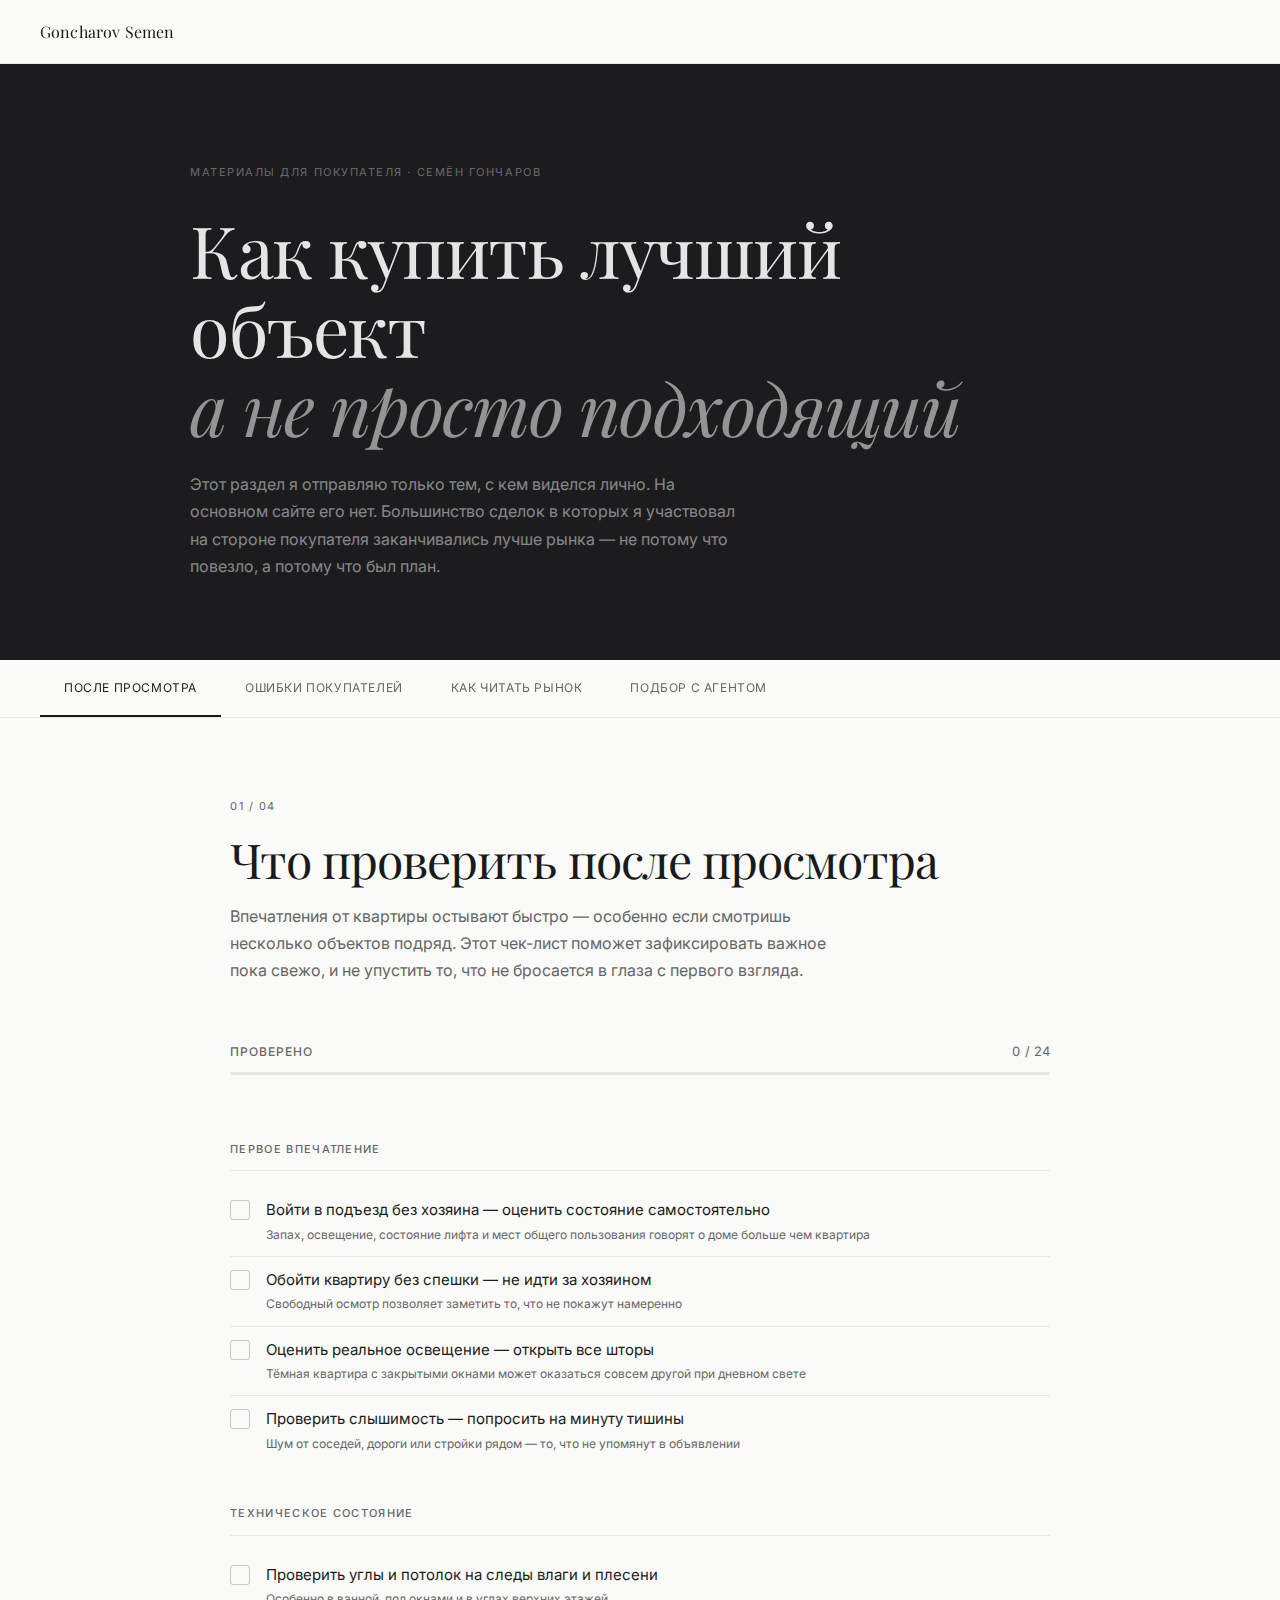
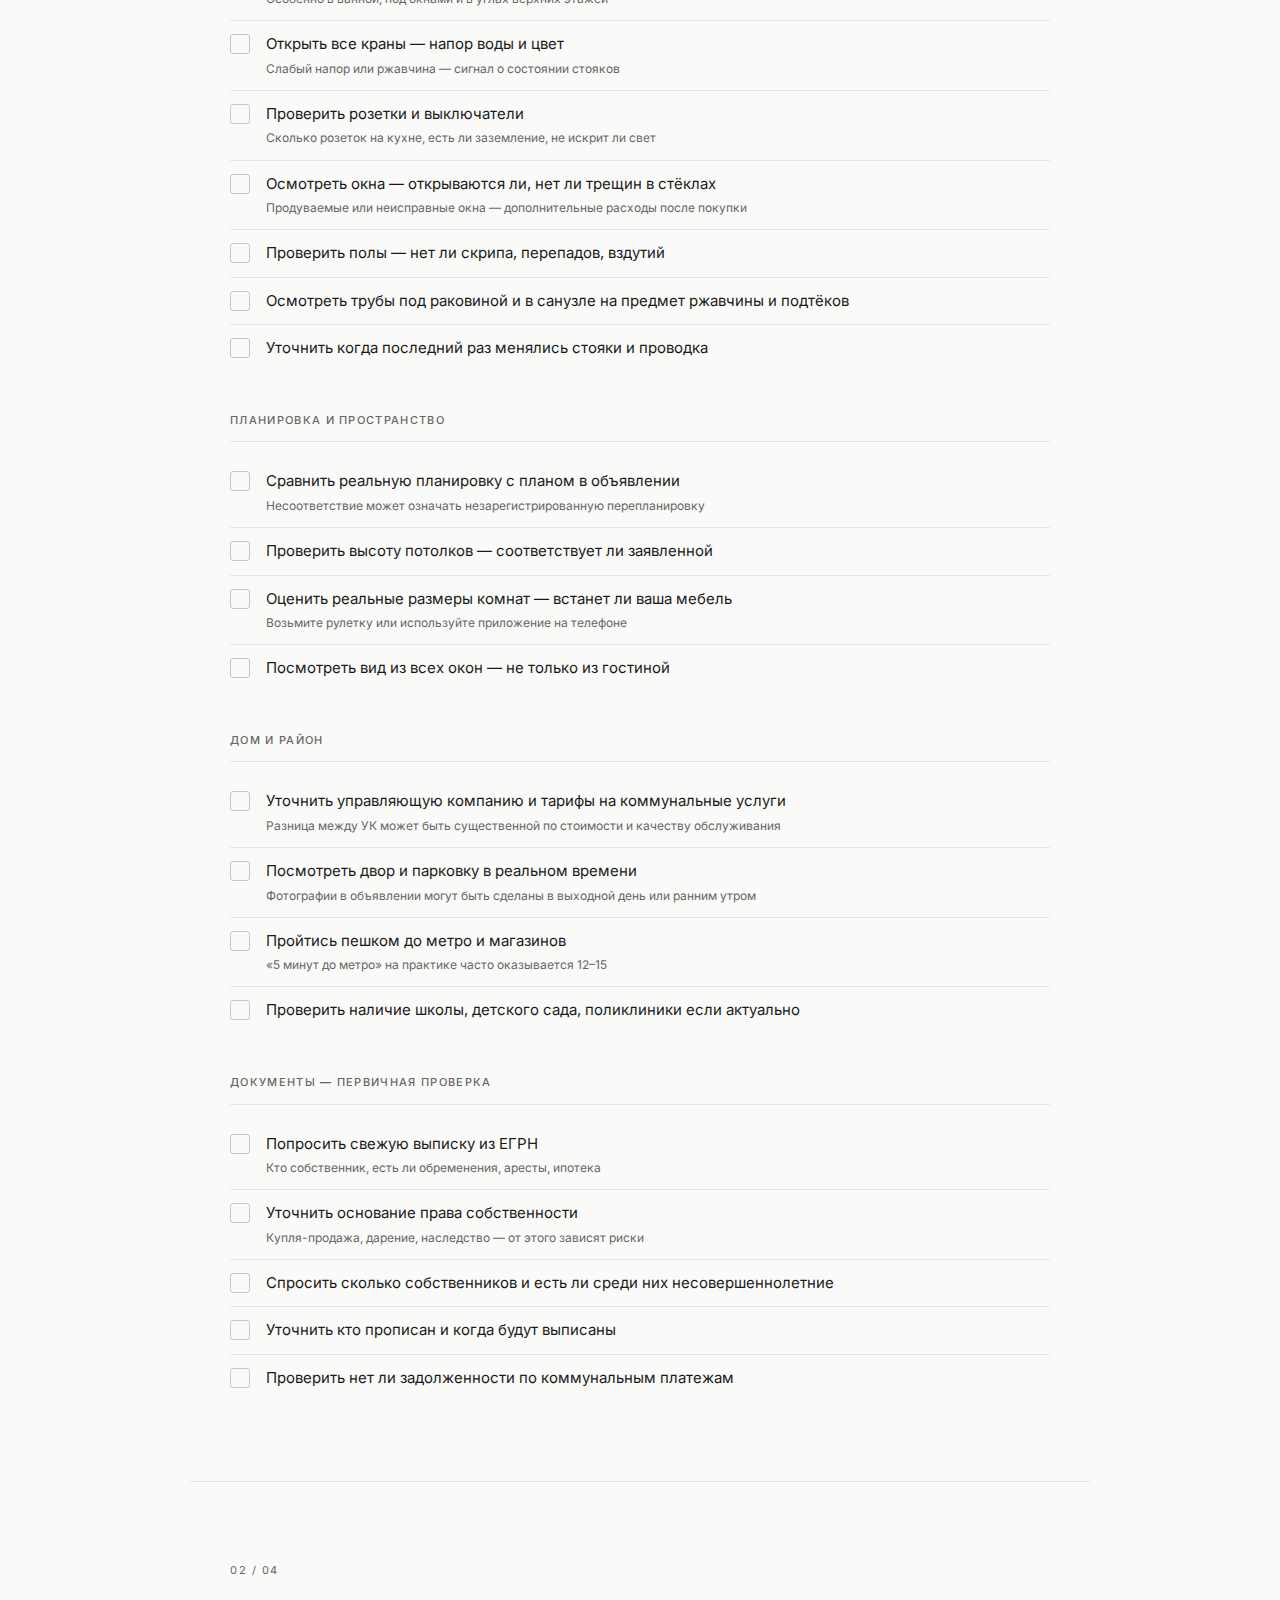
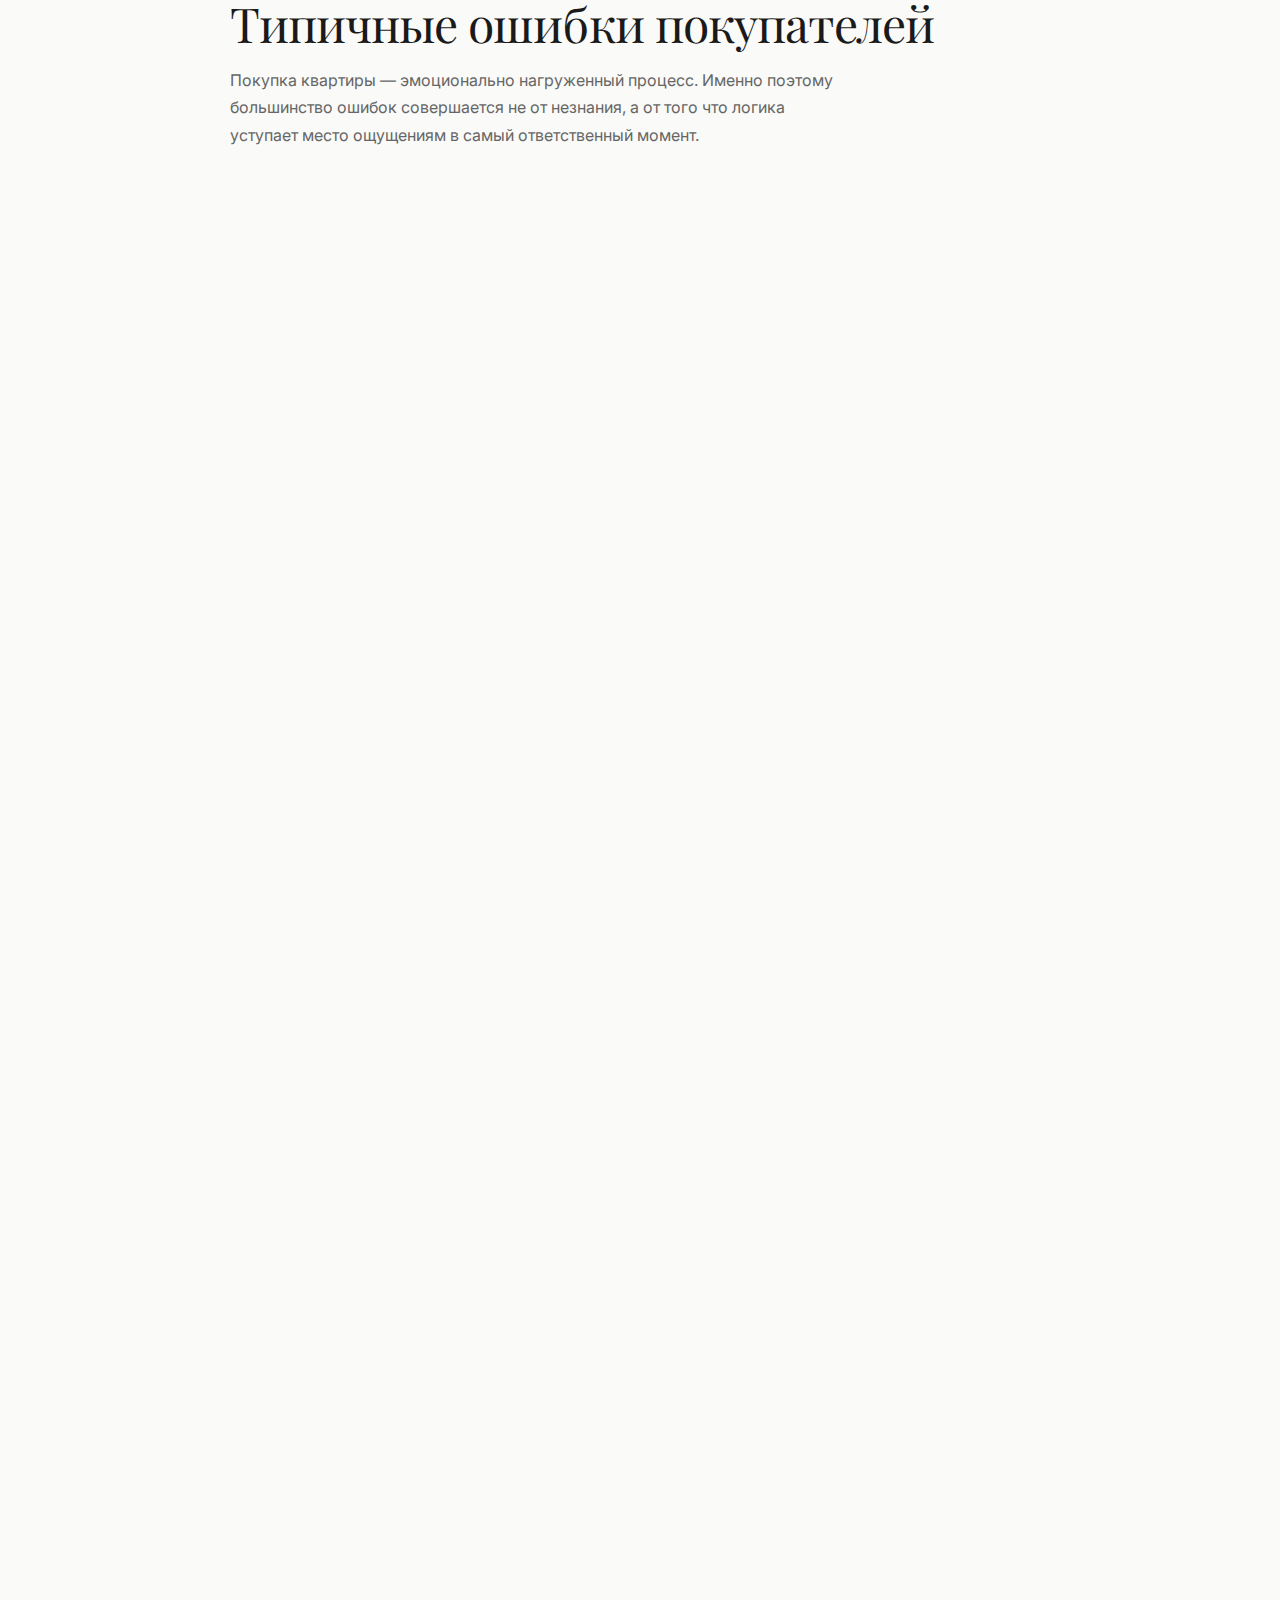
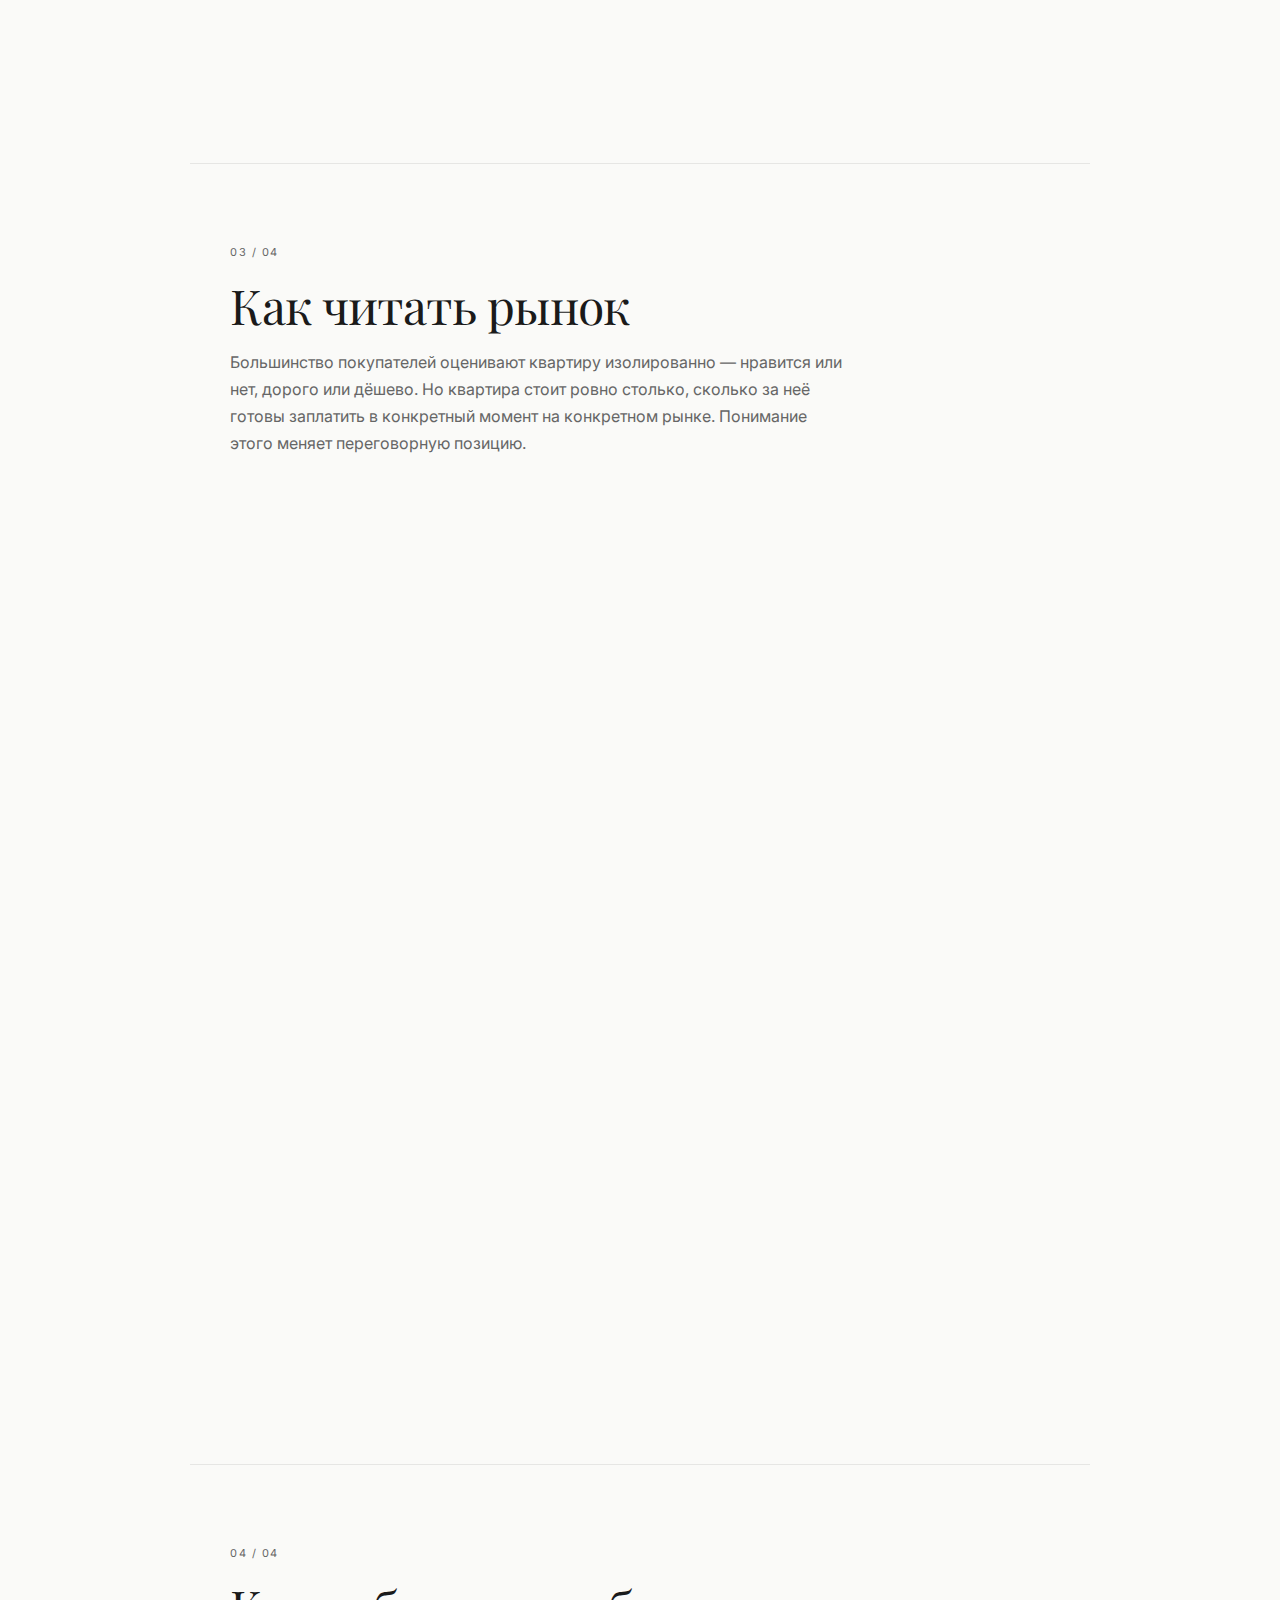
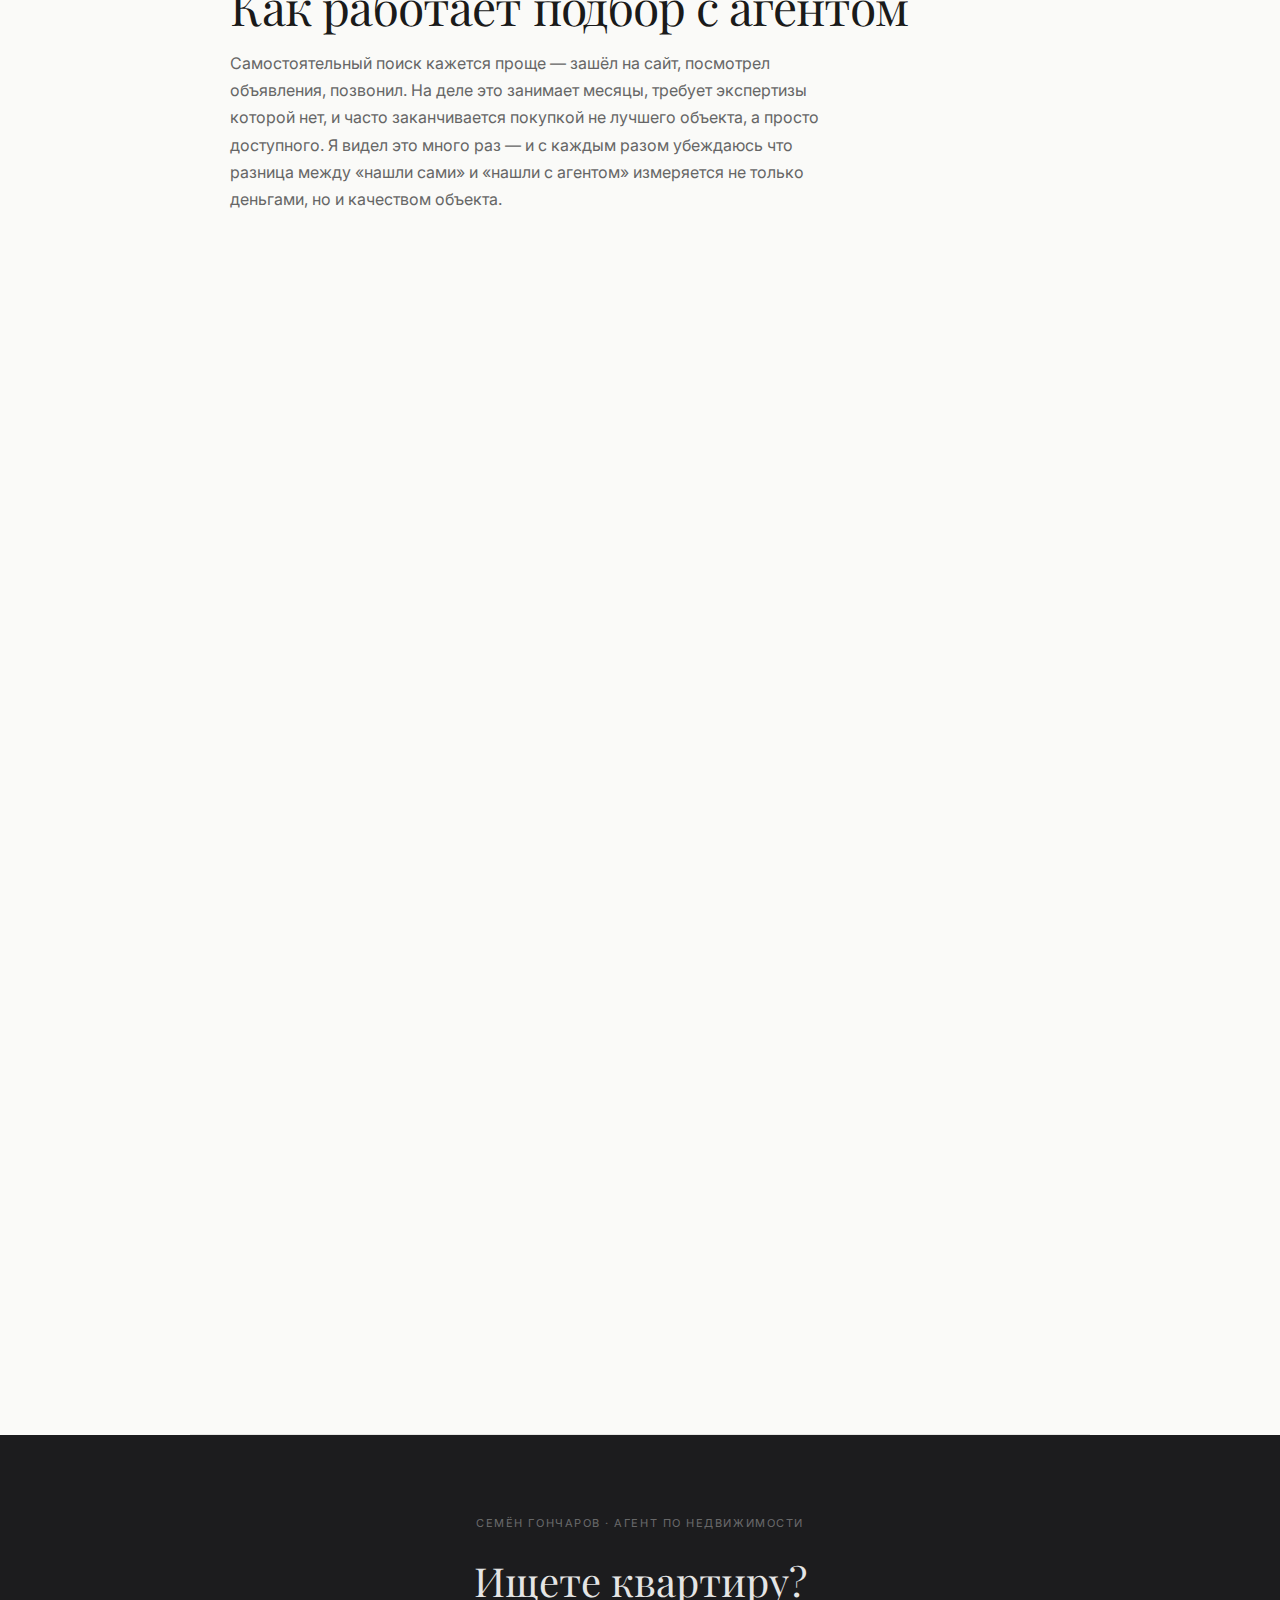
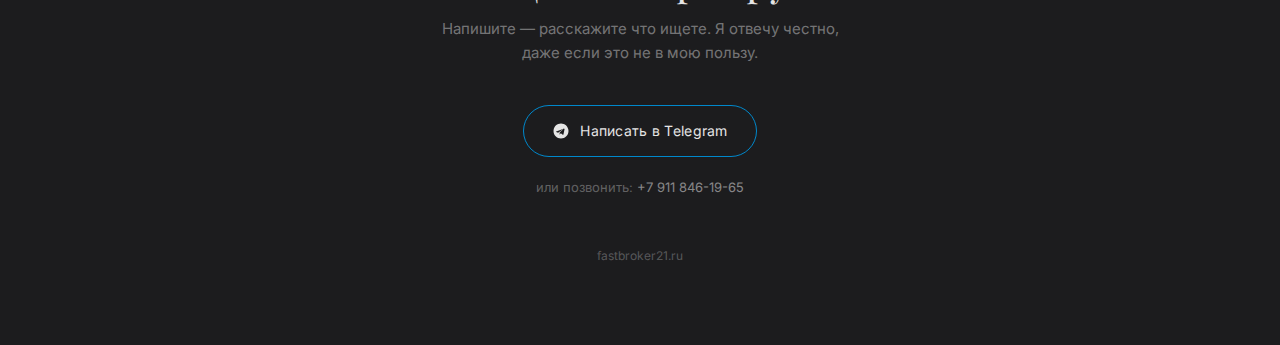
<file: meeting-pack-buyer.html>
<!DOCTYPE html>
<html lang="ru">
<head>
  <meta charset="UTF-8">
  <meta name="viewport" content="width=device-width, initial-scale=1.0">
  <meta name="robots" content="noindex, nofollow">
  <title>Материалы для покупателя — Семён Гончаров</title>
  <link rel="preconnect" href="https://fonts.googleapis.com">
  <link rel="preconnect" href="https://fonts.gstatic.com" crossorigin>
  <link href="https://fonts.googleapis.com/css2?family=Playfair+Display:ital,wght@0,400;0,500;1,400&family=Inter:wght@300;400;500&display=swap" rel="stylesheet">
  <style>
    ::selection { background: #0066FF; color: #ffffff; }
    ::-moz-selection { background: #0066FF; color: #ffffff; }

    *, *::before, *::after { box-sizing: border-box; margin: 0; padding: 0; }

    :root {
      --font-serif: 'Playfair Display', serif;
      --font-sans: 'Inter', sans-serif;
      --bg: #FAFAF8;
      --bg-dark: #1C1C1E;
      --text: #1A1A1A;
      --muted: #666;
      --border: rgba(0,0,0,0.08);
    }

    html { scroll-behavior: smooth; }

    body {
      font-family: var(--font-sans);
      background: var(--bg);
      color: var(--text);
      font-size: 16px;
      line-height: 1.6;
    }

    /* ── HEADER ── */
    .site-header {
      position: sticky;
      top: 0;
      z-index: 100;
      background: rgba(250,250,248,0.92);
      backdrop-filter: blur(12px);
      -webkit-backdrop-filter: blur(12px);
      border-bottom: 1px solid var(--border);
      padding: 0 40px;
      height: 64px;
      display: flex;
      align-items: center;
    }
    .header-brand {
      font-family: var(--font-serif);
      font-size: 16px;
      font-weight: 400;
      letter-spacing: 0.01em;
      text-decoration: none;
      color: var(--text);
      line-height: 1.2;
    }

    /* ── HERO ── */
    .hero {
      background: var(--bg-dark);
      color: #E5E5E5;
      padding: 100px 40px 80px;
    }
    .hero-inner { max-width: 900px; margin: 0 auto; }
    .hero-label {
      font-size: 11px;
      letter-spacing: 0.14em;
      text-transform: uppercase;
      color: rgba(229,229,229,0.4);
      margin-bottom: 28px;
    }
    .hero-title {
      font-family: var(--font-serif);
      font-size: clamp(36px, 6vw, 72px);
      font-weight: 400;
      line-height: 1.1;
      letter-spacing: -0.02em;
      color: #E5E5E5;
      margin-bottom: 24px;
    }
    .hero-title em { font-style: italic; color: rgba(229,229,229,0.6); }
    .hero-sub {
      font-size: 16px;
      line-height: 1.7;
      color: rgba(229,229,229,0.55);
      max-width: 560px;
    }

    /* ── NAV ── */
    .nav-wrapper {
      position: sticky;
      top: 64px;
      z-index: 90;
    }
    .doc-nav {
      background: rgba(250,250,248,0.95);
      backdrop-filter: blur(8px);
      border-bottom: 1px solid var(--border);
      padding: 0 40px;
      display: flex;
      gap: 0;
      overflow-x: auto;
      scrollbar-width: none;
    }
    .doc-nav::-webkit-scrollbar { display: none; }
    .doc-nav-item {
      padding: 18px 24px;
      font-size: 12px;
      font-weight: 400;
      letter-spacing: 0.05em;
      text-transform: uppercase;
      color: var(--muted);
      text-decoration: none;
      white-space: nowrap;
      border-bottom: 2px solid transparent;
      transition: color 0.2s, border-color 0.2s;
    }
    .doc-nav-item:hover,
    .doc-nav-item.active { color: var(--text); border-bottom-color: var(--text); }

    .nav-burger {
      display: none;
      align-items: center;
      justify-content: space-between;
      padding: 0 20px;
      height: 52px;
      cursor: pointer;
      user-select: none;
      background: rgba(250,250,248,0.95);
      backdrop-filter: blur(8px);
      border-bottom: 1px solid var(--border);
    }
    .nav-burger-active {
      font-size: 11px;
      letter-spacing: 0.06em;
      text-transform: uppercase;
      color: var(--text);
      font-weight: 500;
    }
    .nav-burger-icon {
      display: flex;
      flex-direction: column;
      gap: 4px;
      width: 20px;
    }
    .nav-burger-icon span {
      display: block;
      height: 1.5px;
      background: var(--text);
      border-radius: 2px;
      transition: transform 0.25s, opacity 0.25s;
      transform-origin: center;
    }
    .nav-burger.open .nav-burger-icon span:nth-child(1) { transform: translateY(5.5px) rotate(45deg); }
    .nav-burger.open .nav-burger-icon span:nth-child(2) { opacity: 0; }
    .nav-burger.open .nav-burger-icon span:nth-child(3) { transform: translateY(-5.5px) rotate(-45deg); }
    .nav-dropdown {
      display: none;
      position: absolute;
      top: 100%;
      left: 0;
      right: 0;
      background: rgba(250,250,248,0.98);
      backdrop-filter: blur(12px);
      border-bottom: 1px solid var(--border);
      flex-direction: column;
      z-index: 89;
    }
    .nav-dropdown.open { display: flex; }
    .nav-dropdown .doc-nav-item {
      padding: 16px 20px;
      border-bottom: 1px solid var(--border);
      border-left: 2px solid transparent;
      white-space: normal;
    }
    .nav-dropdown .doc-nav-item:last-child { border-bottom: none; }
    .nav-dropdown .doc-nav-item.active {
      border-left-color: var(--text);
      border-bottom-color: var(--border);
      color: var(--text);
    }

    /* ── SECTIONS ── */
    .doc-section {
      max-width: 900px;
      margin: 0 auto;
      padding: 80px 40px;
      border-bottom: 1px solid var(--border);
    }
    .doc-section:last-child { border-bottom: none; }
    .section-num {
      font-size: 11px;
      letter-spacing: 0.14em;
      text-transform: uppercase;
      color: var(--muted);
      margin-bottom: 16px;
      display: block;
    }
    .section-title {
      font-family: var(--font-serif);
      font-size: clamp(28px, 4vw, 48px);
      font-weight: 400;
      line-height: 1.15;
      letter-spacing: -0.02em;
      margin-bottom: 16px;
    }
    .section-intro {
      font-size: 16px;
      line-height: 1.7;
      color: var(--muted);
      max-width: 620px;
      margin-bottom: 52px;
    }

    /* ── RULES (для ошибок и рекомендаций) ── */
    .rules { display: flex; flex-direction: column; gap: 0; }
    .rule {
      display: grid;
      grid-template-columns: 40px 1fr;
      gap: 0 24px;
      padding: 28px 0;
      border-top: 1px solid var(--border);
    }
    .rule:last-child { border-bottom: 1px solid var(--border); }
    .rule-num {
      font-family: var(--font-serif);
      font-size: 24px;
      font-weight: 400;
      color: rgba(0,0,0,0.12);
      line-height: 1;
      padding-top: 4px;
    }
    .rule-title {
      font-size: 15px;
      font-weight: 500;
      margin-bottom: 6px;
    }
    .rule-text {
      font-size: 14px;
      line-height: 1.65;
      color: var(--muted);
    }

    /* ── CHECKLIST ── */
    .checklist-groups { display: flex; flex-direction: column; gap: 40px; }
    .check-group-title {
      font-size: 11px;
      font-weight: 500;
      letter-spacing: 0.12em;
      text-transform: uppercase;
      color: var(--muted);
      margin-bottom: 16px;
      padding-bottom: 12px;
      border-bottom: 1px solid var(--border);
    }
    .check-items { display: flex; flex-direction: column; }
    .check-item {
      display: flex;
      align-items: flex-start;
      gap: 16px;
      padding: 12px 0;
      border-bottom: 1px solid var(--border);
      cursor: pointer;
    }
    .check-item:last-child { border-bottom: none; }
    .check-box {
      width: 20px;
      height: 20px;
      border: 1px solid rgba(0,0,0,0.2);
      border-radius: 3px;
      flex-shrink: 0;
      margin-top: 1px;
      display: flex;
      align-items: center;
      justify-content: center;
      transition: background 0.15s, border-color 0.15s;
    }
    .check-item.checked .check-box {
      background: var(--text);
      border-color: var(--text);
    }
    .check-item.checked .check-box::after {
      content: '';
      width: 10px;
      height: 6px;
      border-left: 1.5px solid white;
      border-bottom: 1.5px solid white;
      transform: rotate(-45deg) translateY(-1px);
      display: block;
    }
    .check-text { font-size: 15px; line-height: 1.5; flex: 1; }
    .check-item.checked .check-text { color: var(--muted); text-decoration: line-through; }
    .check-note { font-size: 12px; color: var(--muted); margin-top: 3px; }

    /* ── PROGRESS BAR ── */
    .progress-wrap { margin-bottom: 40px; }
    .progress-header {
      display: flex;
      justify-content: space-between;
      align-items: baseline;
      margin-bottom: 10px;
    }
    .progress-label {
      font-size: 12px;
      font-weight: 500;
      letter-spacing: 0.08em;
      text-transform: uppercase;
      color: var(--muted);
    }
    .progress-count {
      font-family: var(--font-serif);
      font-size: 22px;
      font-weight: 400;
      color: var(--text);
      line-height: 1;
    }
    .progress-count span { font-size: 13px; font-family: var(--font-sans); color: var(--muted); font-weight: 400; }
    .progress-bar-track { height: 3px; background: var(--border); border-radius: 2px; overflow: hidden; }
    .progress-bar-fill {
      height: 100%;
      background: var(--text);
      border-radius: 2px;
      transition: width 0.4s cubic-bezier(0.4, 0, 0.2, 1);
      width: 0%;
    }
    .progress-done-msg {
      font-size: 13px;
      color: var(--muted);
      margin-top: 8px;
      height: 18px;
      transition: opacity 0.3s;
      opacity: 0;
    }
    .progress-done-msg.visible { opacity: 1; }

    /* ── HOW IT WORKS (подбор) ── */
    .process-steps { display: flex; flex-direction: column; gap: 0; }
    .process-step {
      display: grid;
      grid-template-columns: 48px 1fr;
      gap: 0 24px;
      padding: 28px 0;
      border-top: 1px solid var(--border);
    }
    .process-step:last-child { border-bottom: 1px solid var(--border); }
    .process-num {
      font-family: var(--font-serif);
      font-size: 28px;
      font-weight: 400;
      color: rgba(0,0,0,0.1);
      line-height: 1;
      padding-top: 2px;
    }
    .process-title {
      font-size: 15px;
      font-weight: 500;
      margin-bottom: 8px;
    }
    .process-text {
      font-size: 14px;
      line-height: 1.65;
      color: var(--muted);
    }

    /* ── CTA FOOTER ── */
    .cta-footer {
      background: var(--bg-dark);
      padding: 80px 40px;
      text-align: center;
    }
    .cta-footer-label {
      font-size: 11px;
      letter-spacing: 0.14em;
      text-transform: uppercase;
      color: rgba(229,229,229,0.4);
      margin-bottom: 24px;
    }
    .cta-footer-title {
      font-family: var(--font-serif);
      font-size: clamp(24px, 4vw, 40px);
      font-weight: 400;
      color: #E5E5E5;
      line-height: 1.2;
      margin-bottom: 12px;
    }
    .cta-footer-sub {
      font-size: 15px;
      color: rgba(229,229,229,0.45);
      margin-bottom: 40px;
      max-width: 420px;
      margin-left: auto;
      margin-right: auto;
      line-height: 1.6;
    }
    .cta-tg-btn {
      display: inline-flex;
      align-items: center;
      gap: 10px;
      padding: 14px 28px;
      border: 1px solid #0088cc;
      border-radius: 999px;
      text-decoration: none;
      background: transparent;
      color: #E5E5E5;
      font-family: var(--font-sans);
      font-size: 14px;
      letter-spacing: 0.02em;
      transition: background 0.2s ease, border-color 0.2s ease;
    }
    .cta-tg-btn:hover { background: #0088cc; border-color: #0088cc; }
    .cta-footer-copy {
      margin-top: 48px;
      font-size: 12px;
      color: rgba(229,229,229,0.2);
    }
    .cta-footer-copy a { color: rgba(229,229,229,0.3); text-decoration: none; }
    .cta-footer-copy a:hover { color: rgba(229,229,229,0.6); }

    /* ── MOBILE ── */
    @media (max-width: 768px) {
      .site-header { padding: 0 20px; }
      .hero { padding: 64px 20px 56px; }
      .doc-section { padding: 56px 20px; }
      .cta-footer { padding: 60px 20px; }
    }
    @media (max-width: 640px) {
      .doc-nav { display: none; }
      .nav-burger { display: flex; }
    }
    /* ── ANIMATIONS ── */
    .rule,
    .process-step {
      opacity: 0;
      transform: translateY(20px);
      transition: opacity 0.5s ease, transform 0.5s ease;
    }
    .rule.visible,
    .process-step.visible {
      opacity: 1;
      transform: translateY(0);
    }
    /* ── COLLAPSIBLE GROUPS ON MOBILE ── */
    @media (max-width: 640px) {
      .check-group-title {
        cursor: pointer;
        display: flex;
        justify-content: space-between;
        align-items: center;
        user-select: none;
      }
      .check-group-title::after {
        content: '';
        width: 10px;
        height: 10px;
        border-right: 1.5px solid var(--muted);
        border-bottom: 1.5px solid var(--muted);
        transform: rotate(45deg);
        transition: transform 0.25s ease;
        flex-shrink: 0;
        margin-bottom: 3px;
      }
      .check-group.collapsed .check-group-title::after {
        transform: rotate(-135deg);
        margin-bottom: -3px;
      }
      .check-group .check-items {
        overflow: hidden;
        max-height: 2000px;
        transition: max-height 0.35s ease, opacity 0.3s ease;
        opacity: 1;
      }
      .check-group.collapsed .check-items {
        max-height: 0;
        opacity: 0;
      }
    }
  </style>
</head>
<body>

<header class="site-header">
  <a class="header-brand" href="https://fastbroker21.ru">Goncharov Semen</a>
</header>

<section class="hero">
  <div class="hero-inner">
    <p class="hero-label">Материалы для покупателя · Семён Гончаров</p>
    <h1 class="hero-title">Как купить лучший объект<br><em>а не просто подходящий</em></h1>
    <p class="hero-sub">Этот раздел я отправляю только тем, с кем виделся лично. На основном сайте его нет. Большинство сделок в которых я участвовал на стороне покупателя заканчивались лучше рынка — не потому что повезло, а потому что был план.</p>
  </div>
</section>

<div class="nav-wrapper">
  <nav class="doc-nav">
    <a class="doc-nav-item active" href="#checklist">После просмотра</a>
    <a class="doc-nav-item" href="#mistakes">Ошибки покупателей</a>
    <a class="doc-nav-item" href="#market">Как читать рынок</a>
    <a class="doc-nav-item" href="#selection">Подбор с агентом</a>
  </nav>
  <div class="nav-burger" id="navBurger">
    <span class="nav-burger-active" id="navBurgerActive">После просмотра</span>
    <div class="nav-burger-icon"><span></span><span></span><span></span></div>
  </div>
  <div class="nav-dropdown" id="navDropdown">
    <a class="doc-nav-item active" href="#checklist">После просмотра</a>
    <a class="doc-nav-item" href="#mistakes">Ошибки покупателей</a>
    <a class="doc-nav-item" href="#market">Как читать рынок</a>
    <a class="doc-nav-item" href="#selection">Подбор с агентом</a>
  </div>
</div>

<!-- 1. ЧЕК-ЛИСТ ПОСЛЕ ПРОСМОТРА -->
<section class="doc-section" id="checklist">
  <span class="section-num">01 / 04</span>
  <h2 class="section-title">Что проверить после просмотра</h2>
  <p class="section-intro">Впечатления от квартиры остывают быстро — особенно если смотришь несколько объектов подряд. Этот чек-лист поможет зафиксировать важное пока свежо, и не упустить то, что не бросается в глаза с первого взгляда.</p>

  <div class="progress-wrap">
    <div class="progress-header">
      <span class="progress-label">Проверено</span>
      <div class="progress-count"><span id="check-done">0</span> <span>/ <span id="check-total">0</span></span></div>
    </div>
    <div class="progress-bar-track"><div class="progress-bar-fill" id="check-bar"></div></div>
    <div class="progress-done-msg" id="check-msg">✓ Объект проверен — можно принимать решение</div>
  </div>

  <div class="checklist-groups">
    <div class="check-group">
      <div class="check-group-title">Первое впечатление</div>
      <div class="check-items">
        <div class="check-item" onclick="toggleCheck(this,'check')">
          <div class="check-box"></div>
          <div><div class="check-text">Войти в подъезд без хозяина — оценить состояние самостоятельно</div><div class="check-note">Запах, освещение, состояние лифта и мест общего пользования говорят о доме больше чем квартира</div></div>
        </div>
        <div class="check-item" onclick="toggleCheck(this,'check')">
          <div class="check-box"></div>
          <div><div class="check-text">Обойти квартиру без спешки — не идти за хозяином</div><div class="check-note">Свободный осмотр позволяет заметить то, что не покажут намеренно</div></div>
        </div>
        <div class="check-item" onclick="toggleCheck(this,'check')">
          <div class="check-box"></div>
          <div><div class="check-text">Оценить реальное освещение — открыть все шторы</div><div class="check-note">Тёмная квартира с закрытыми окнами может оказаться совсем другой при дневном свете</div></div>
        </div>
        <div class="check-item" onclick="toggleCheck(this,'check')">
          <div class="check-box"></div>
          <div><div class="check-text">Проверить слышимость — попросить на минуту тишины</div><div class="check-note">Шум от соседей, дороги или стройки рядом — то, что не упомянут в объявлении</div></div>
        </div>
      </div>
    </div>

    <div class="check-group">
      <div class="check-group-title">Техническое состояние</div>
      <div class="check-items">
        <div class="check-item" onclick="toggleCheck(this,'check')">
          <div class="check-box"></div>
          <div><div class="check-text">Проверить углы и потолок на следы влаги и плесени</div><div class="check-note">Особенно в ванной, под окнами и в углах верхних этажей</div></div>
        </div>
        <div class="check-item" onclick="toggleCheck(this,'check')">
          <div class="check-box"></div>
          <div><div class="check-text">Открыть все краны — напор воды и цвет</div><div class="check-note">Слабый напор или ржавчина — сигнал о состоянии стояков</div></div>
        </div>
        <div class="check-item" onclick="toggleCheck(this,'check')">
          <div class="check-box"></div>
          <div><div class="check-text">Проверить розетки и выключатели</div><div class="check-note">Сколько розеток на кухне, есть ли заземление, не искрит ли свет</div></div>
        </div>
        <div class="check-item" onclick="toggleCheck(this,'check')">
          <div class="check-box"></div>
          <div><div class="check-text">Осмотреть окна — открываются ли, нет ли трещин в стёклах</div><div class="check-note">Продуваемые или неисправные окна — дополнительные расходы после покупки</div></div>
        </div>
        <div class="check-item" onclick="toggleCheck(this,'check')">
          <div class="check-box"></div>
          <div><div class="check-text">Проверить полы — нет ли скрипа, перепадов, вздутий</div></div>
        </div>
        <div class="check-item" onclick="toggleCheck(this,'check')">
          <div class="check-box"></div>
          <div><div class="check-text">Осмотреть трубы под раковиной и в санузле на предмет ржавчины и подтёков</div></div>
        </div>
        <div class="check-item" onclick="toggleCheck(this,'check')">
          <div class="check-box"></div>
          <div><div class="check-text">Уточнить когда последний раз менялись стояки и проводка</div></div>
        </div>
      </div>
    </div>

    <div class="check-group">
      <div class="check-group-title">Планировка и пространство</div>
      <div class="check-items">
        <div class="check-item" onclick="toggleCheck(this,'check')">
          <div class="check-box"></div>
          <div><div class="check-text">Сравнить реальную планировку с планом в объявлении</div><div class="check-note">Несоответствие может означать незарегистрированную перепланировку</div></div>
        </div>
        <div class="check-item" onclick="toggleCheck(this,'check')">
          <div class="check-box"></div>
          <div><div class="check-text">Проверить высоту потолков — соответствует ли заявленной</div></div>
        </div>
        <div class="check-item" onclick="toggleCheck(this,'check')">
          <div class="check-box"></div>
          <div><div class="check-text">Оценить реальные размеры комнат — встанет ли ваша мебель</div><div class="check-note">Возьмите рулетку или используйте приложение на телефоне</div></div>
        </div>
        <div class="check-item" onclick="toggleCheck(this,'check')">
          <div class="check-box"></div>
          <div><div class="check-text">Посмотреть вид из всех окон — не только из гостиной</div></div>
        </div>
      </div>
    </div>

    <div class="check-group">
      <div class="check-group-title">Дом и район</div>
      <div class="check-items">
        <div class="check-item" onclick="toggleCheck(this,'check')">
          <div class="check-box"></div>
          <div><div class="check-text">Уточнить управляющую компанию и тарифы на коммунальные услуги</div><div class="check-note">Разница между УК может быть существенной по стоимости и качеству обслуживания</div></div>
        </div>
        <div class="check-item" onclick="toggleCheck(this,'check')">
          <div class="check-box"></div>
          <div><div class="check-text">Посмотреть двор и парковку в реальном времени</div><div class="check-note">Фотографии в объявлении могут быть сделаны в выходной день или ранним утром</div></div>
        </div>
        <div class="check-item" onclick="toggleCheck(this,'check')">
          <div class="check-box"></div>
          <div><div class="check-text">Пройтись пешком до метро и магазинов</div><div class="check-note">«5 минут до метро» на практике часто оказывается 12–15</div></div>
        </div>
        <div class="check-item" onclick="toggleCheck(this,'check')">
          <div class="check-box"></div>
          <div><div class="check-text">Проверить наличие школы, детского сада, поликлиники если актуально</div></div>
        </div>
      </div>
    </div>

    <div class="check-group">
      <div class="check-group-title">Документы — первичная проверка</div>
      <div class="check-items">
        <div class="check-item" onclick="toggleCheck(this,'check')">
          <div class="check-box"></div>
          <div><div class="check-text">Попросить свежую выписку из ЕГРН</div><div class="check-note">Кто собственник, есть ли обременения, аресты, ипотека</div></div>
        </div>
        <div class="check-item" onclick="toggleCheck(this,'check')">
          <div class="check-box"></div>
          <div><div class="check-text">Уточнить основание права собственности</div><div class="check-note">Купля-продажа, дарение, наследство — от этого зависят риски</div></div>
        </div>
        <div class="check-item" onclick="toggleCheck(this,'check')">
          <div class="check-box"></div>
          <div><div class="check-text">Спросить сколько собственников и есть ли среди них несовершеннолетние</div></div>
        </div>
        <div class="check-item" onclick="toggleCheck(this,'check')">
          <div class="check-box"></div>
          <div><div class="check-text">Уточнить кто прописан и когда будут выписаны</div></div>
        </div>
        <div class="check-item" onclick="toggleCheck(this,'check')">
          <div class="check-box"></div>
          <div><div class="check-text">Проверить нет ли задолженности по коммунальным платежам</div></div>
        </div>
      </div>
    </div>
  </div>
</section>

<!-- 2. ОШИБКИ ПОКУПАТЕЛЕЙ -->
<section class="doc-section" id="mistakes">
  <span class="section-num">02 / 04</span>
  <h2 class="section-title">Типичные ошибки покупателей</h2>
  <p class="section-intro">Покупка квартиры — эмоционально нагруженный процесс. Именно поэтому большинство ошибок совершается не от незнания, а от того что логика уступает место ощущениям в самый ответственный момент.</p>

  <div class="rules">
    <div class="rule">
      <div class="rule-num">01</div>
      <div class="rule-body">
        <div class="rule-title">Покупают первое что понравилось</div>
        <div class="rule-text">Эмоциональное решение с первого просмотра — один из самых распространённых сценариев. Квартира понравилась, возникло ощущение «моё» — и дальнейший поиск останавливается. При этом рынок может предлагать аналогичные или лучшие варианты по той же цене. Оптимальное количество для сравнения — 5–7 объектов в одном сегменте с чёткими критериями. Этого достаточно чтобы понять что за эти деньги реально получить — и принять решение без сожалений.</div>
      </div>
    </div>
    <div class="rule">
      <div class="rule-num">02</div>
      <div class="rule-body">
        <div class="rule-title">Смотрят слишком много — «замыливается глаз»</div>
        <div class="rule-text">Обратная ошибка: человек смотрит 20–30 объектов за несколько месяцев без системы и теряет ориентиры. Все квартиры начинают казаться одинаковыми, критерии размываются, усталость от процесса приводит к тому что берут «лишь бы закончить». Разница между «смотреть много» и «смотреть правильно» — в наличии чётких критериев до первого просмотра. Без них любое количество показов не приблизит к решению.</div>
      </div>
    </div>
    <div class="rule">
      <div class="rule-num">03</div>
      <div class="rule-body">
        <div class="rule-title">Не торгуются или торгуются неправильно</div>
        <div class="rule-text">Одни боятся обидеть продавца и не торгуются вовсе — в итоге платят больше рынка. Другие торгуются агрессивно и без аргументов — «хочу скидку 20%» — и теряют объект. Правильный торг строится на данных: сколько объект висит на рынке, были ли снижения цены, что предлагают конкуренты. Торг с аргументами работает — без них раздражает.</div>
      </div>
    </div>
    <div class="rule">
      <div class="rule-num">04</div>
      <div class="rule-body">
        <div class="rule-title">Берут ипотеку не сравнив условия</div>
        <div class="rule-text">Большинство покупателей обращаются в свой зарплатный банк и соглашаются на первое предложение. Разница в ставке 0.5–1% на 20-летней ипотеке — это сотни тысяч рублей переплаты. Правильный подход: получить одобрение в 3–4 банках, сравнить не только ставку но и страховку, комиссии и условия досрочного погашения.</div>
      </div>
    </div>
    <div class="rule">
      <div class="rule-num">05</div>
      <div class="rule-body">
        <div class="rule-title">Идут с юристом вместо агента</div>
        <div class="rule-text">Логика понятна: хочется защититься от рисков — берём юриста. Но задача юриста — обезопасить уже выбранную сделку. Он не оценивает рыночную стоимость объекта, не знает истории конкретного дома, не видел десятки аналогов в этом районе, не умеет торговаться с продавцом. Юрист и агент решают разные задачи. Один помогает найти лучший объект по лучшей цене — другой проверяет что сделка юридически чистая. Это не взаимозаменяемые роли.</div>
      </div>
    </div>
    <div class="rule">
      <div class="rule-num">06</div>
      <div class="rule-body">
        <div class="rule-title">Не проверяют документы до задатка</div>
        <div class="rule-text">«Всё понравилось, давайте быстро внесём задаток пока не ушло» — и документы смотрят уже после. Задаток внесён, эмоционально вы уже «в этой квартире» — и любые проблемы в документах воспринимаются как препятствие которое хочется преодолеть, а не как сигнал остановиться. Проверка документов должна предшествовать любым денежным обязательствам.</div>
      </div>
    </div>
    <div class="rule">
      <div class="rule-num">07</div>
      <div class="rule-body">
        <div class="rule-title">Ориентируются на цену в объявлении, а не на цену сделки</div>
        <div class="rule-text">Цена в объявлении — это цена желания продавца, а не цена рынка. Реальные сделки в большинстве случаев закрываются ниже. Не зная статистики сделок в конкретном сегменте и районе, покупатель воспринимает завышенную цену как справедливую — и переплачивает.</div>
      </div>
    </div>
    <div class="rule">
      <div class="rule-num">08</div>
      <div class="rule-body">
        <div class="rule-title">Не думают о ликвидности</div>
        <div class="rule-text">Покупают под себя — и не думают о том, как этот объект будет продаваться через 5–10 лет. Нестандартная планировка, первый или последний этаж, близость к промзоне, специфический район — всё это влияет на ликвидность. Хорошая квартира должна быть комфортной для жизни и понятной для рынка одновременно.</div>
      </div>
    </div>
  </div>
</section>

<!-- 3. КАК ЧИТАТЬ РЫНОК -->
<section class="doc-section" id="market">
  <span class="section-num">03 / 04</span>
  <h2 class="section-title">Как читать рынок</h2>
  <p class="section-intro">Большинство покупателей оценивают квартиру изолированно — нравится или нет, дорого или дёшево. Но квартира стоит ровно столько, сколько за неё готовы заплатить в конкретный момент на конкретном рынке. Понимание этого меняет переговорную позицию.</p>

  <div class="rules">
    <div class="rule">
      <div class="rule-num">01</div>
      <div class="rule-body">
        <div class="rule-title">Цена предложения ≠ цена сделки</div>
        <div class="rule-text">То что висит в объявлениях — это стартовая позиция продавца. Реальные сделки на вторичном рынке в большинстве сегментов закрываются на 3–10% ниже цены объявления. Чем дольше объект на рынке — тем больше пространство для торга. Объект появился неделю назад по рыночной цене — торговаться сложно. Висит четыре месяца — аргументы для дисконта очевидны.</div>
      </div>
    </div>
    <div class="rule">
      <div class="rule-num">02</div>
      <div class="rule-body">
        <div class="rule-title">Почему две похожие квартиры стоят по-разному</div>
        <div class="rule-text">Одинаковая площадь, один район, похожий ремонт — но цены отличаются на 10–15%. Причины: этаж, вид из окон, состояние дома и УК, юридическая история, срочность продавца, наличие обременений, качество самого ремонта. Понимание этих факторов позволяет аргументировать торг или наоборот — понять почему объект дороже и стоит ли он этого.</div>
      </div>
    </div>
    <div class="rule">
      <div class="rule-num">03</div>
      <div class="rule-body">
        <div class="rule-title">Срок экспозиции — важный сигнал</div>
        <div class="rule-text">Квартира на рынке больше 60 дней без снижения цены — значит либо цена завышена, либо есть скрытая проблема. Квартира появилась и исчезла несколько раз — скорее всего снималась и снова выставлялась, что говорит о сложной ситуации у продавца. Квартира висит давно и цена снижалась несколько раз — продавец мотивирован, это переговорное преимущество покупателя.</div>
      </div>
    </div>
    <div class="rule">
      <div class="rule-num">04</div>
      <div class="rule-body">
        <div class="rule-title">Как понять что цена справедливая</div>
        <div class="rule-text">Простой способ: найти 5–7 аналогичных объектов в том же доме или в 500 метрах, выписать цены и параметры. Если квартира в середине диапазона и без явных минусов — цена рыночная. Если в верхней части диапазона — нужны аргументы почему она стоит дороже. Агент делает этот анализ системно и видит не только объявления, но и закрытые сделки.</div>
      </div>
    </div>
    <div class="rule">
      <div class="rule-num">05</div>
      <div class="rule-body">
        <div class="rule-title">Когда покупать — вопрос стратегии, не угадывания</div>
        <div class="rule-text">«Подождём пока цены упадут» — популярная стратегия которая редко работает. Рынок недвижимости не падает предсказуемо и не даёт сигналов заранее. Правильный вопрос не «когда покупать», а «соответствует ли этот объект моим критериям по цене прямо сейчас». Если да — момент подходящий.</div>
      </div>
    </div>
  </div>
</section>

<!-- 4. ПОДБОР С АГЕНТОМ -->
<section class="doc-section" id="selection">
  <span class="section-num">04 / 04</span>
  <h2 class="section-title">Как работает подбор с агентом</h2>
  <p class="section-intro">Самостоятельный поиск кажется проще — зашёл на сайт, посмотрел объявления, позвонил. На деле это занимает месяцы, требует экспертизы которой нет, и часто заканчивается покупкой не лучшего объекта, а просто доступного. Я видел это много раз — и с каждым разом убеждаюсь что разница между «нашли сами» и «нашли с агентом» измеряется не только деньгами, но и качеством объекта.</p>

  <div class="process-steps">
    <div class="process-step">
      <div class="process-num">01</div>
      <div>
        <div class="process-title">Разбор ситуации и формирование критериев</div>
        <div class="process-text">Начинаем не с объявлений, а с вашей ситуации. Для чего покупаете — жить, инвестировать, сдавать? Какой бюджет реальный, а не желаемый? Что критично, а что желательно? Этот разговор занимает час, но экономит месяцы поиска — потому что убирает всё лишнее и оставляет только то что имеет смысл смотреть.</div>
      </div>
    </div>
    <div class="process-step">
      <div class="process-num">02</div>
      <div>
        <div class="process-title">Анализ рынка — не только то что видно в объявлениях</div>
        <div class="process-text">Открытые площадки — это срез рынка, но не весь рынок. Часть объектов уходит через профессиональные контакты между агентами до того как попадает в рекламу. Часть продавцов принципиально не хотят широкой огласки. Агент который активно работает в конкретном сегменте знает о таких вариантах — и может предложить их раньше чем они станут публичными. Кроме того, я вижу реальный темп сделок и понимаю где цена в объявлении соответствует рынку, а где нет.</div>
      </div>
    </div>
    <div class="process-step">
      <div class="process-num">03</div>
      <div>
        <div class="process-title">Отбор и фильтрация — вы смотрите только подходящее</div>
        <div class="process-text">Я просматриваю десятки объектов самостоятельно прежде чем показать вам один. Отсеиваю завышенные по цене, с юридическими проблемами, в домах с плохой историей или слабой УК. Вы тратите время только на те объекты которые реально стоит рассматривать — и не «замыливаете глаз» на проходных вариантах.</div>
      </div>
    </div>
    <div class="process-step">
      <div class="process-num">04</div>
      <div>
        <div class="process-title">Сравнительный анализ перед принятием решения</div>
        <div class="process-text">Когда объект понравился — я делаю сравнительный анализ: что ещё есть в этом сегменте, как соотносится цена с рынком, есть ли аргументы для торга. Это убирает эмоциональное давление «надо брать пока не ушло» и даёт понятную картину: объект хороший и цена справедливая, или есть лучше.</div>
      </div>
    </div>
    <div class="process-step">
      <div class="process-num">05</div>
      <div>
        <div class="process-title">Переговоры и торг</div>
        <div class="process-text">Торг — отдельная профессиональная задача. Я знаю как долго объект на рынке, была ли история снижений, насколько мотивирован продавец. Торгуюсь с аргументами, а не просто прошу скидку. В большинстве случаев удаётся получить дисконт — иногда существенный. Эта разница, как правило, перекрывает стоимость работы агента.</div>
      </div>
    </div>
    <div class="process-step">
      <div class="process-num">06</div>
      <div>
        <div class="process-title">Проверка документов и сопровождение сделки</div>
        <div class="process-text">После выбора объекта — проверка юридической чистоты: история перехода прав, обременения, прописанные, долги, дееспособность продавца. При необходимости привлекаю юриста для сложных случаев. Сопровождаю сделку до передачи ключей — включая организацию расчётов, подписание актов и регистрацию права собственности.</div>
      </div>
    </div>
  </div>
</section>

<!-- CTA -->
<footer class="cta-footer">
  <p class="cta-footer-label">Семён Гончаров · Агент по недвижимости</p>
  <h2 class="cta-footer-title">Ищете квартиру?</h2>
  <p class="cta-footer-sub">Напишите — расскажите что ищете. Я отвечу честно, даже если это не в мою пользу.</p>
  <a class="cta-tg-btn" href="https://t.me/semengme" target="_blank" rel="noopener">
    <svg width="18" height="18" viewBox="0 0 24 24" fill="none" xmlns="http://www.w3.org/2000/svg">
      <path d="M12 2C6.477 2 2 6.477 2 12s4.477 10 10 10 10-4.477 10-10S17.523 2 12 2zm4.93 6.686l-1.68 7.92c-.125.558-.453.694-.918.432l-2.54-1.873-1.226 1.18c-.136.136-.25.25-.512.25l.183-2.583 4.713-4.257c.205-.183-.045-.284-.318-.101L8.116 14.19l-2.5-.78c-.543-.17-.554-.543.113-.803l9.738-3.754c.452-.164.848.101.463.833z" fill="currentColor"/>
    </svg>
    Написать в Telegram
  </a>
  <p style="margin-top:20px;font-size:13px;color:rgba(229,229,229,0.35);">или позвонить: <a href="tel:+79118461965" style="color:rgba(229,229,229,0.55);text-decoration:none;" onmouseover="this.style.color='rgba(229,229,229,0.9)'" onmouseout="this.style.color='rgba(229,229,229,0.55)'">+7 911 846-19-65</a></p>
  <p class="cta-footer-copy"><a href="https://fastbroker21.ru">fastbroker21.ru</a></p>
</footer>

<script>
  // Progress bar
  function updateProgress(group) {
    const section = document.getElementById(group === 'check' ? 'checklist' : group);
    const allItems = section.querySelectorAll('[onclick*="' + group + '"]');
    const checkedItems = section.querySelectorAll('[onclick*="' + group + '"].checked');
    const total = allItems.length;
    const done = checkedItems.length;
    const pct = total > 0 ? Math.round((done / total) * 100) : 0;
    document.getElementById(group + '-done').textContent = done;
    document.getElementById(group + '-total').textContent = total;
    document.getElementById(group + '-bar').style.width = pct + '%';
    const msg = document.getElementById(group + '-msg');
    if (done === total && total > 0) msg.classList.add('visible');
    else msg.classList.remove('visible');
  }

  function toggleCheck(el, group) {
    el.classList.toggle('checked');
    updateProgress(group);
  }

  window.addEventListener('DOMContentLoaded', () => {
    updateProgress('check');
  });

  // Collapsible checklist groups on mobile
  if (window.innerWidth <= 640) {
    document.querySelectorAll('.check-group-title').forEach(title => {
      // Collapse all except first by default
      const group = title.closest('.check-group');
      const isFirst = group === group.parentElement.firstElementChild;
      if (!isFirst) group.classList.add('collapsed');

      title.addEventListener('click', () => {
        group.classList.toggle('collapsed');
      });
    });
  }

  // Scroll animations
  const animItems = document.querySelectorAll('.rule, .process-step');
  const animObserver = new IntersectionObserver(entries => {
    entries.forEach(entry => {
      if (entry.isIntersecting) {
        entry.target.classList.add('visible');
        animObserver.unobserve(entry.target);
      }
    });
  }, { threshold: 0.1, rootMargin: '0px 0px -40px 0px' });

  animItems.forEach((el, i) => {
    el.style.transitionDelay = `${i % 6 * 0.06}s`;
    animObserver.observe(el);
  });

  // Burger menu
  const burger = document.getElementById('navBurger');
  const dropdown = document.getElementById('navDropdown');
  const burgerActive = document.getElementById('navBurgerActive');

  burger.addEventListener('click', () => {
    burger.classList.toggle('open');
    dropdown.classList.toggle('open');
  });

  dropdown.querySelectorAll('.doc-nav-item').forEach(item => {
    item.addEventListener('click', () => {
      burger.classList.remove('open');
      dropdown.classList.remove('open');
      burgerActive.textContent = item.textContent;
    });
  });

  // Active nav on scroll
  const sections = document.querySelectorAll('.doc-section');
  const navItems = document.querySelectorAll('.doc-nav-item');

  const observer = new IntersectionObserver(entries => {
    entries.forEach(entry => {
      if (entry.isIntersecting) {
        const id = entry.target.id;
        navItems.forEach(item => {
          const isActive = item.getAttribute('href') === '#' + id;
          item.classList.toggle('active', isActive);
          if (isActive && burgerActive) burgerActive.textContent = item.textContent;
        });
      }
    });
  }, { rootMargin: '-40% 0px -50% 0px' });

  sections.forEach(s => observer.observe(s));
</script>
</body>
</html>
</file>
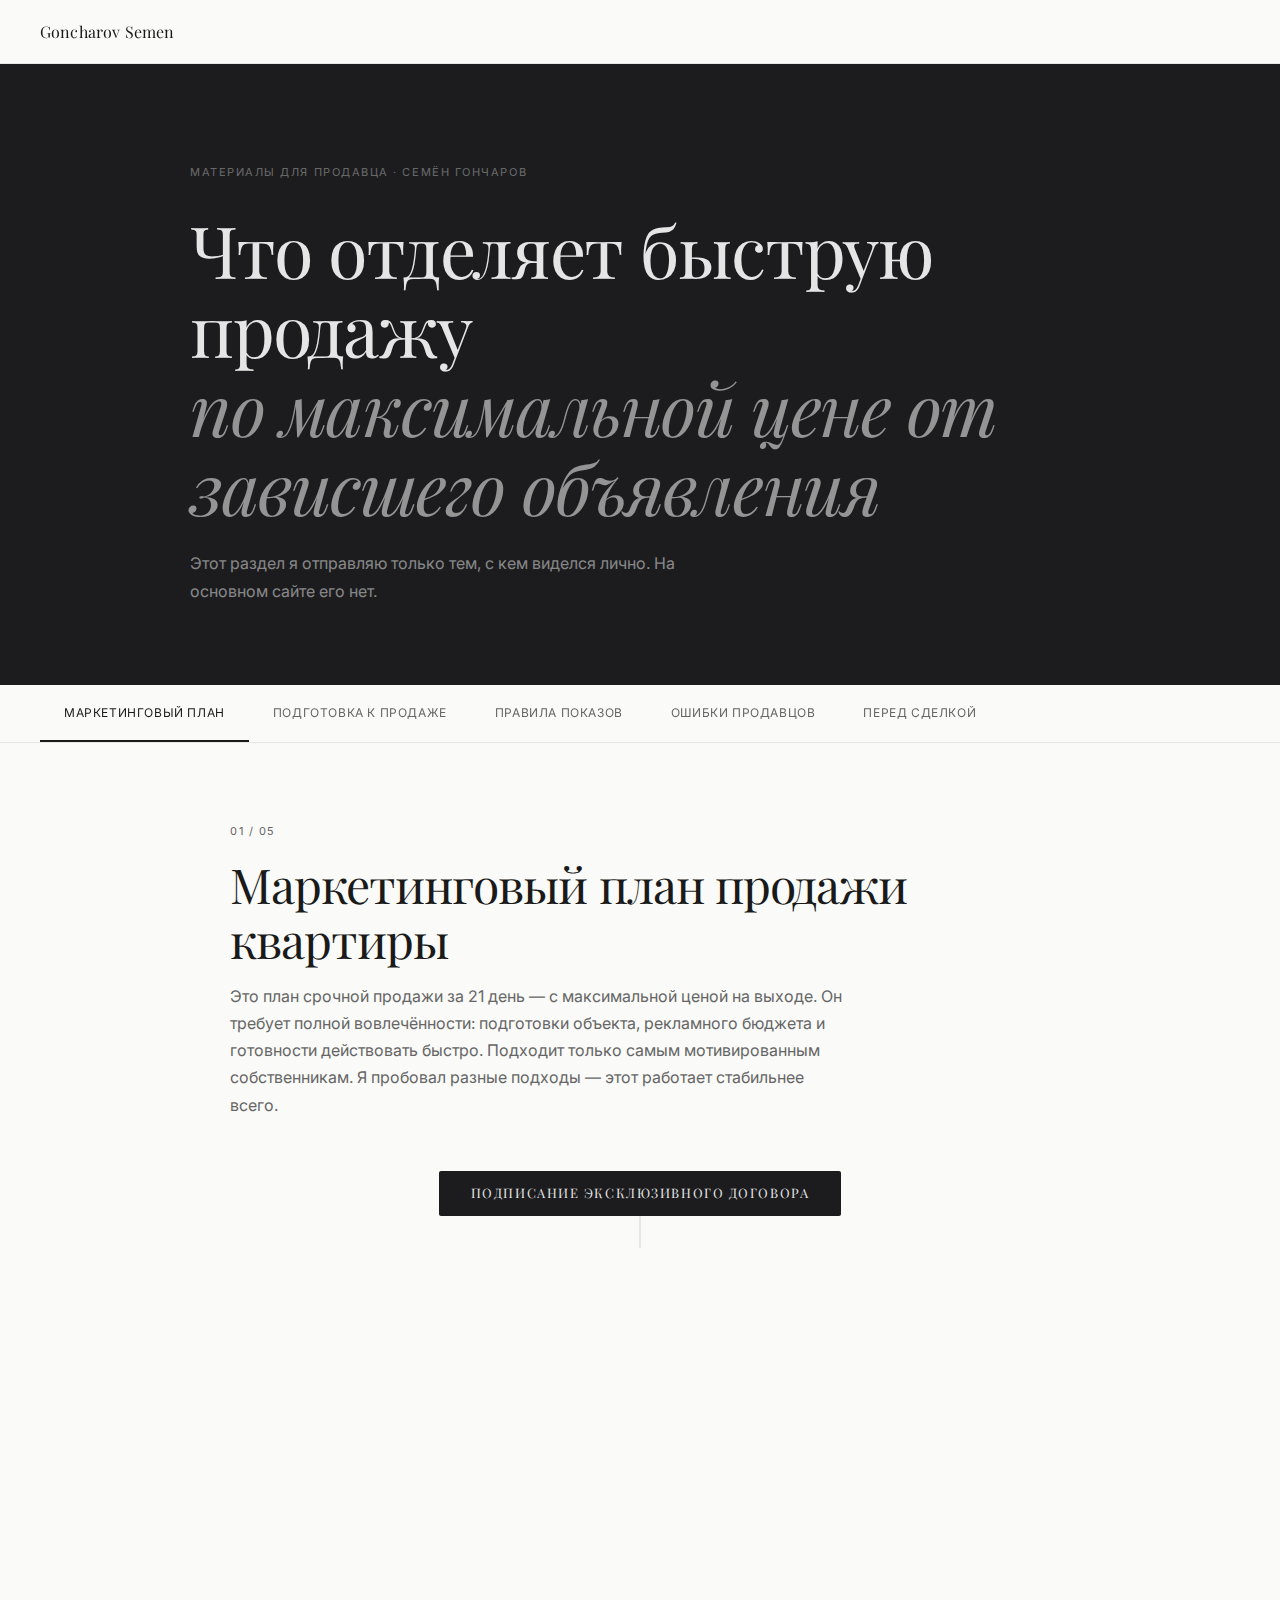
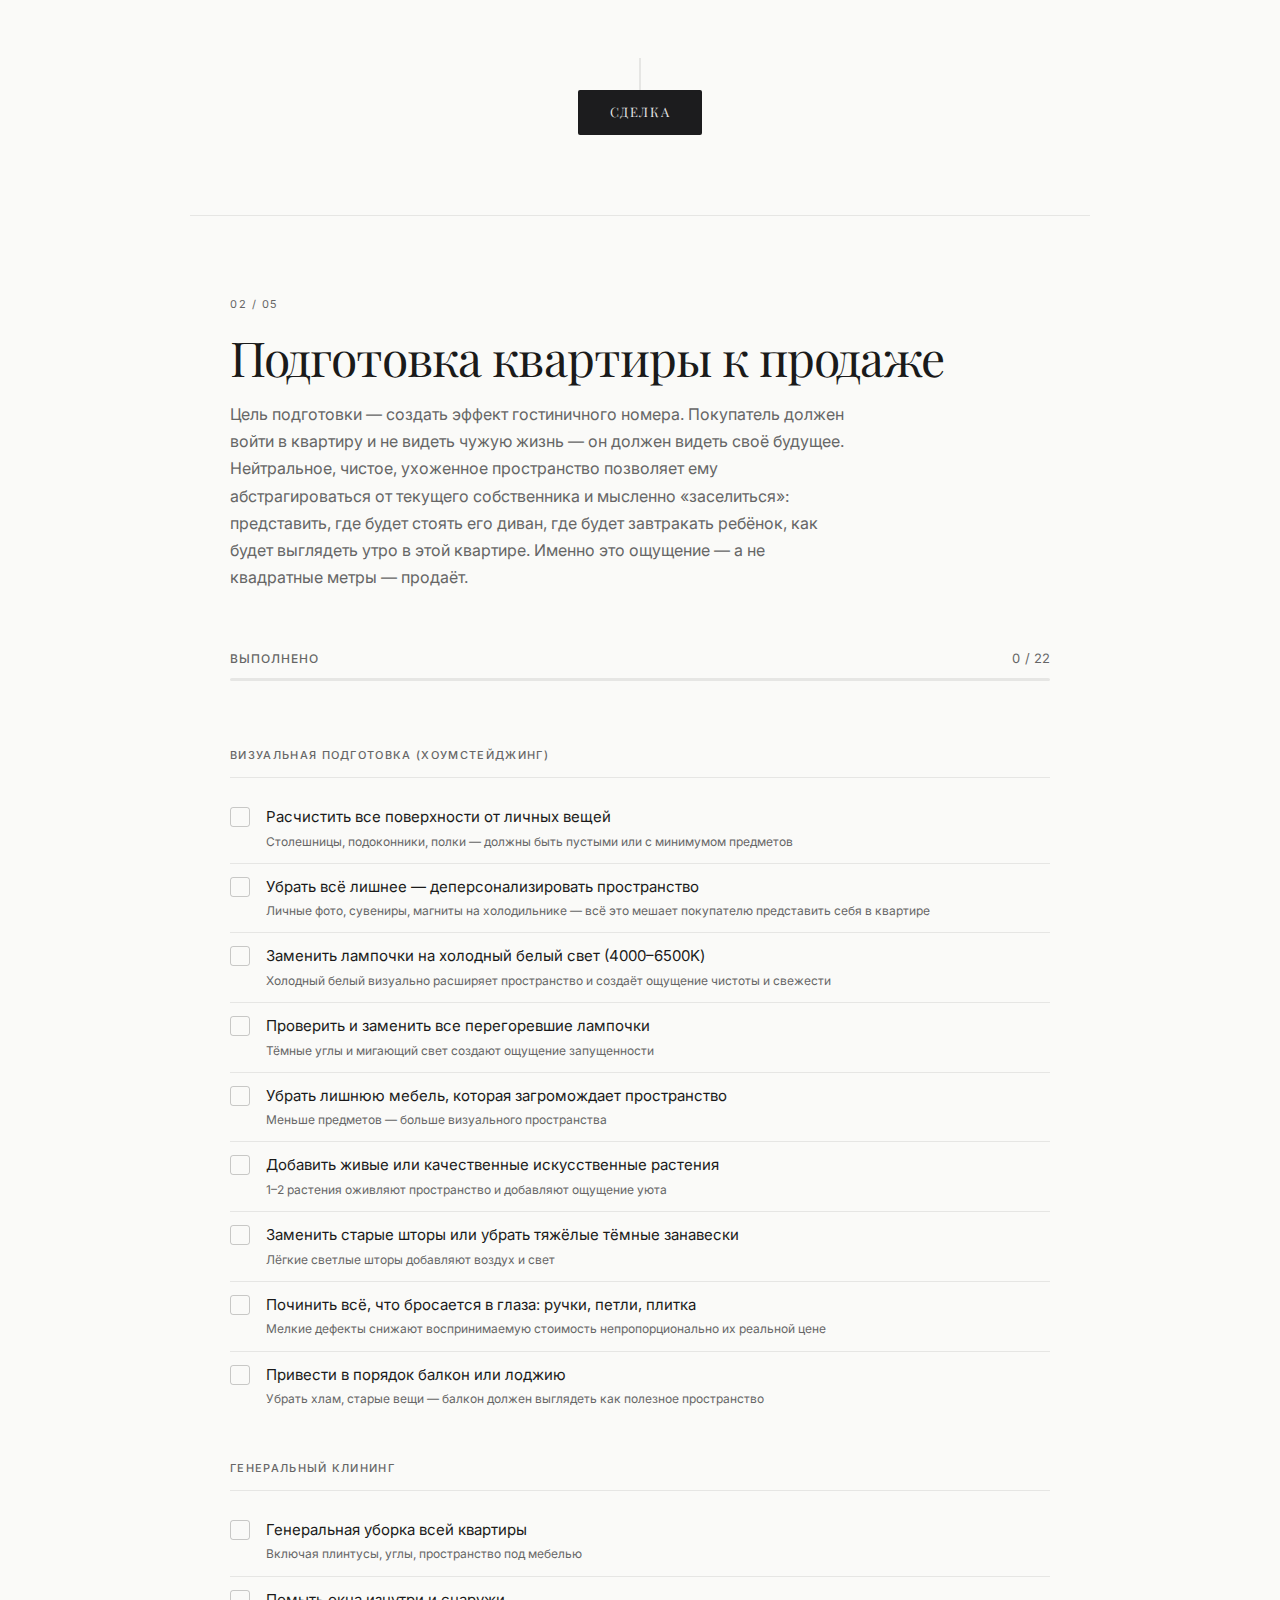
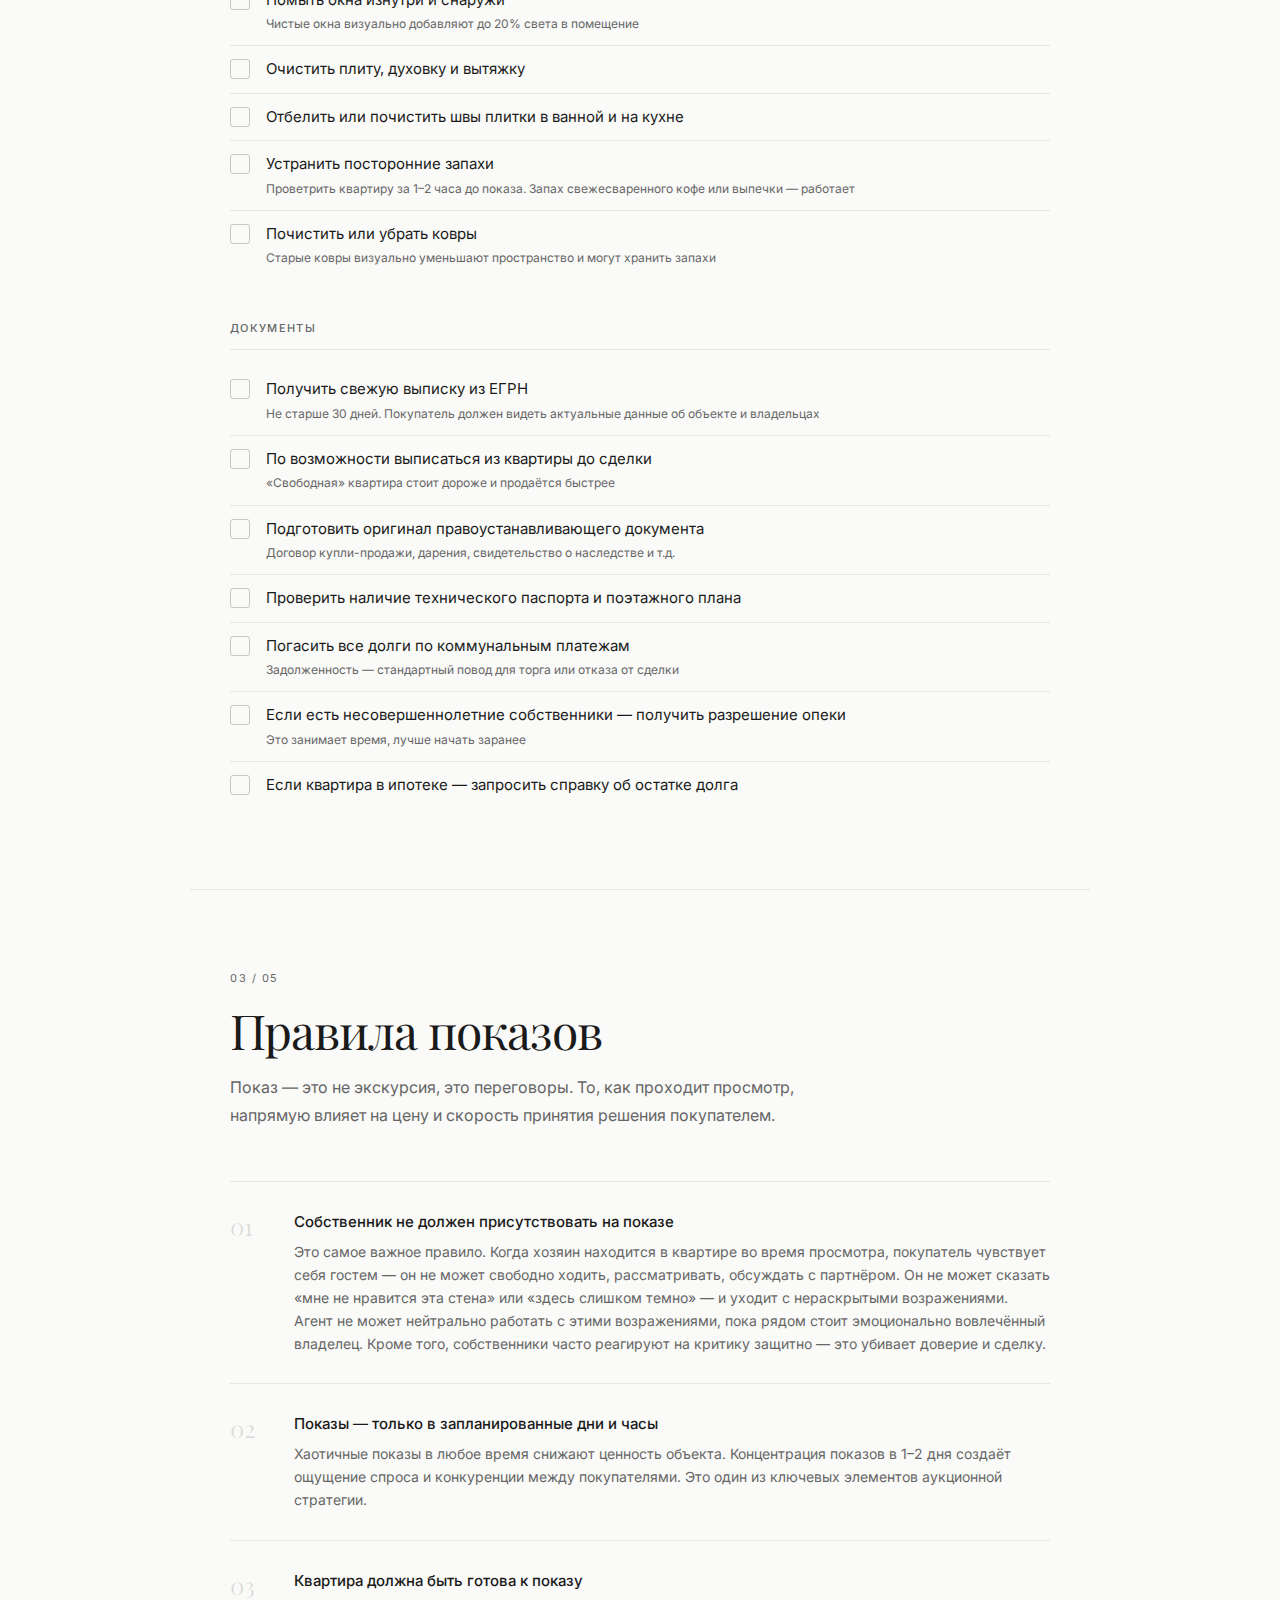
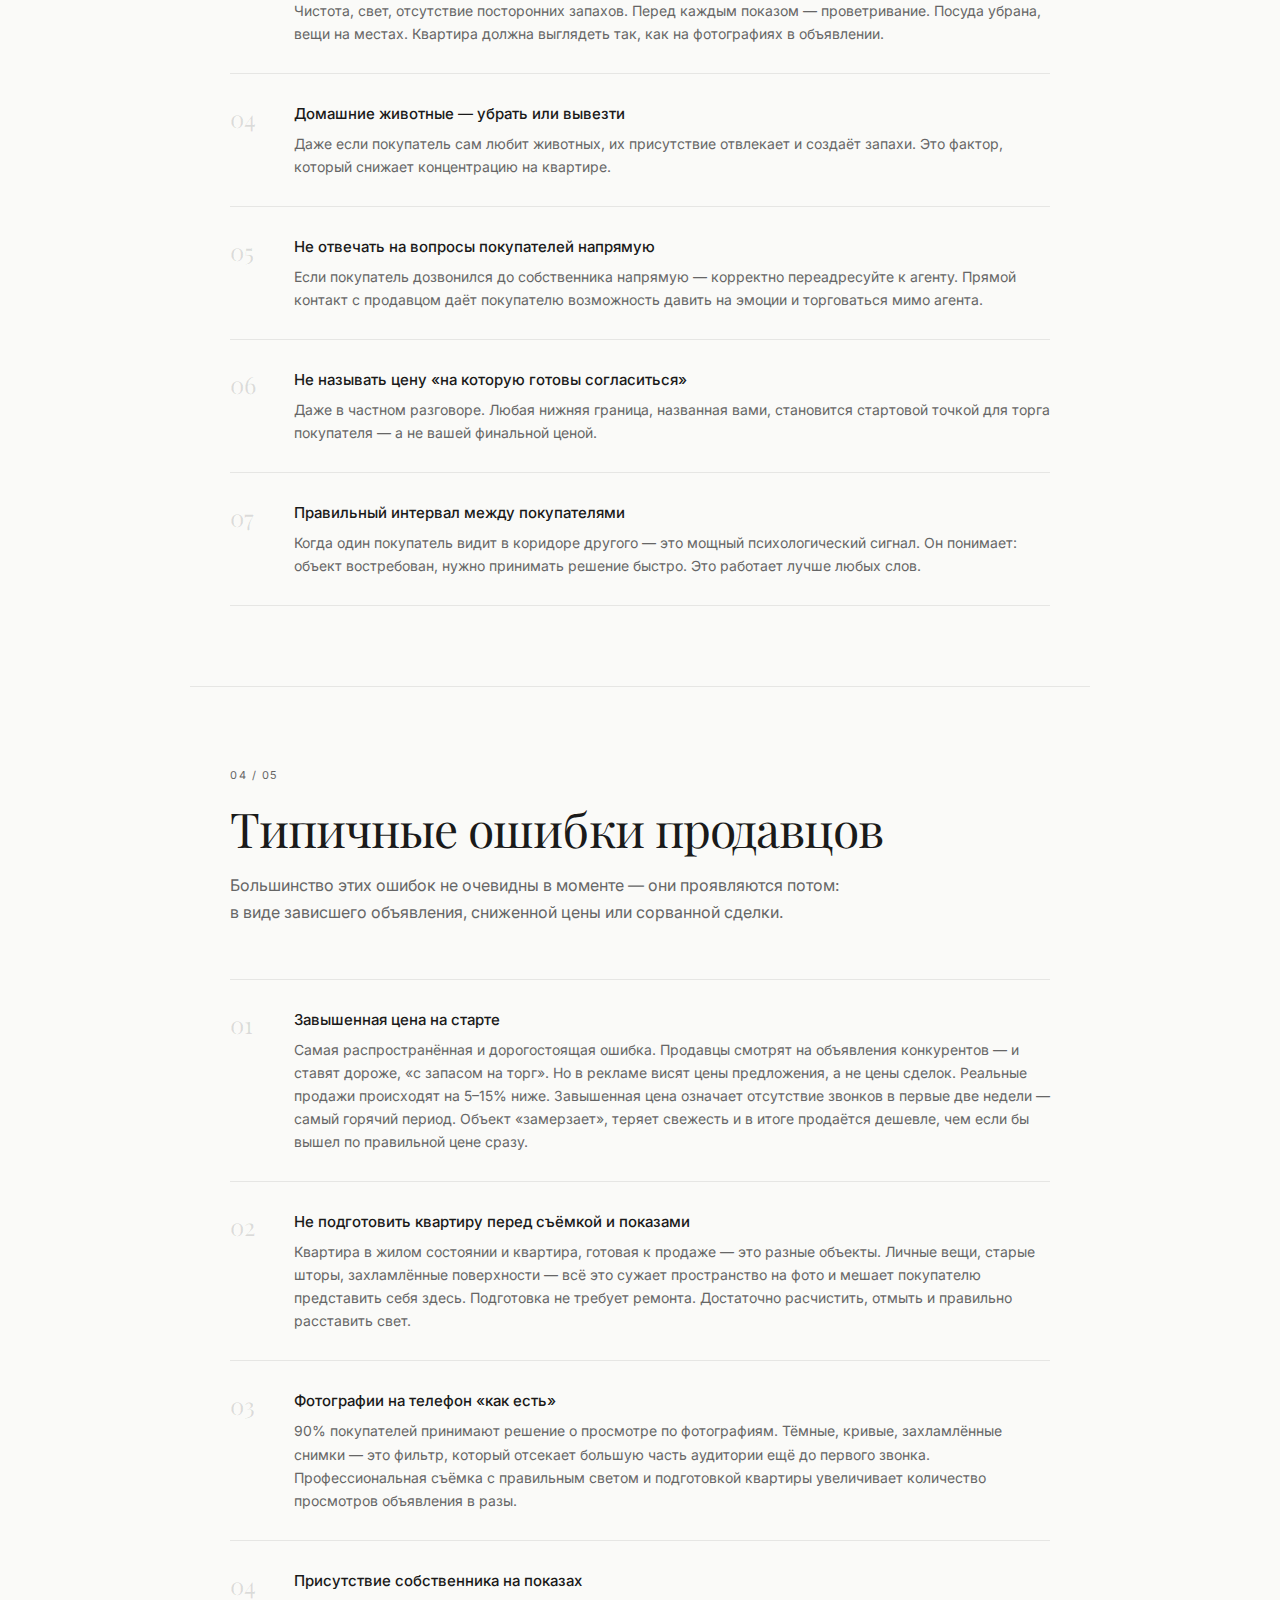
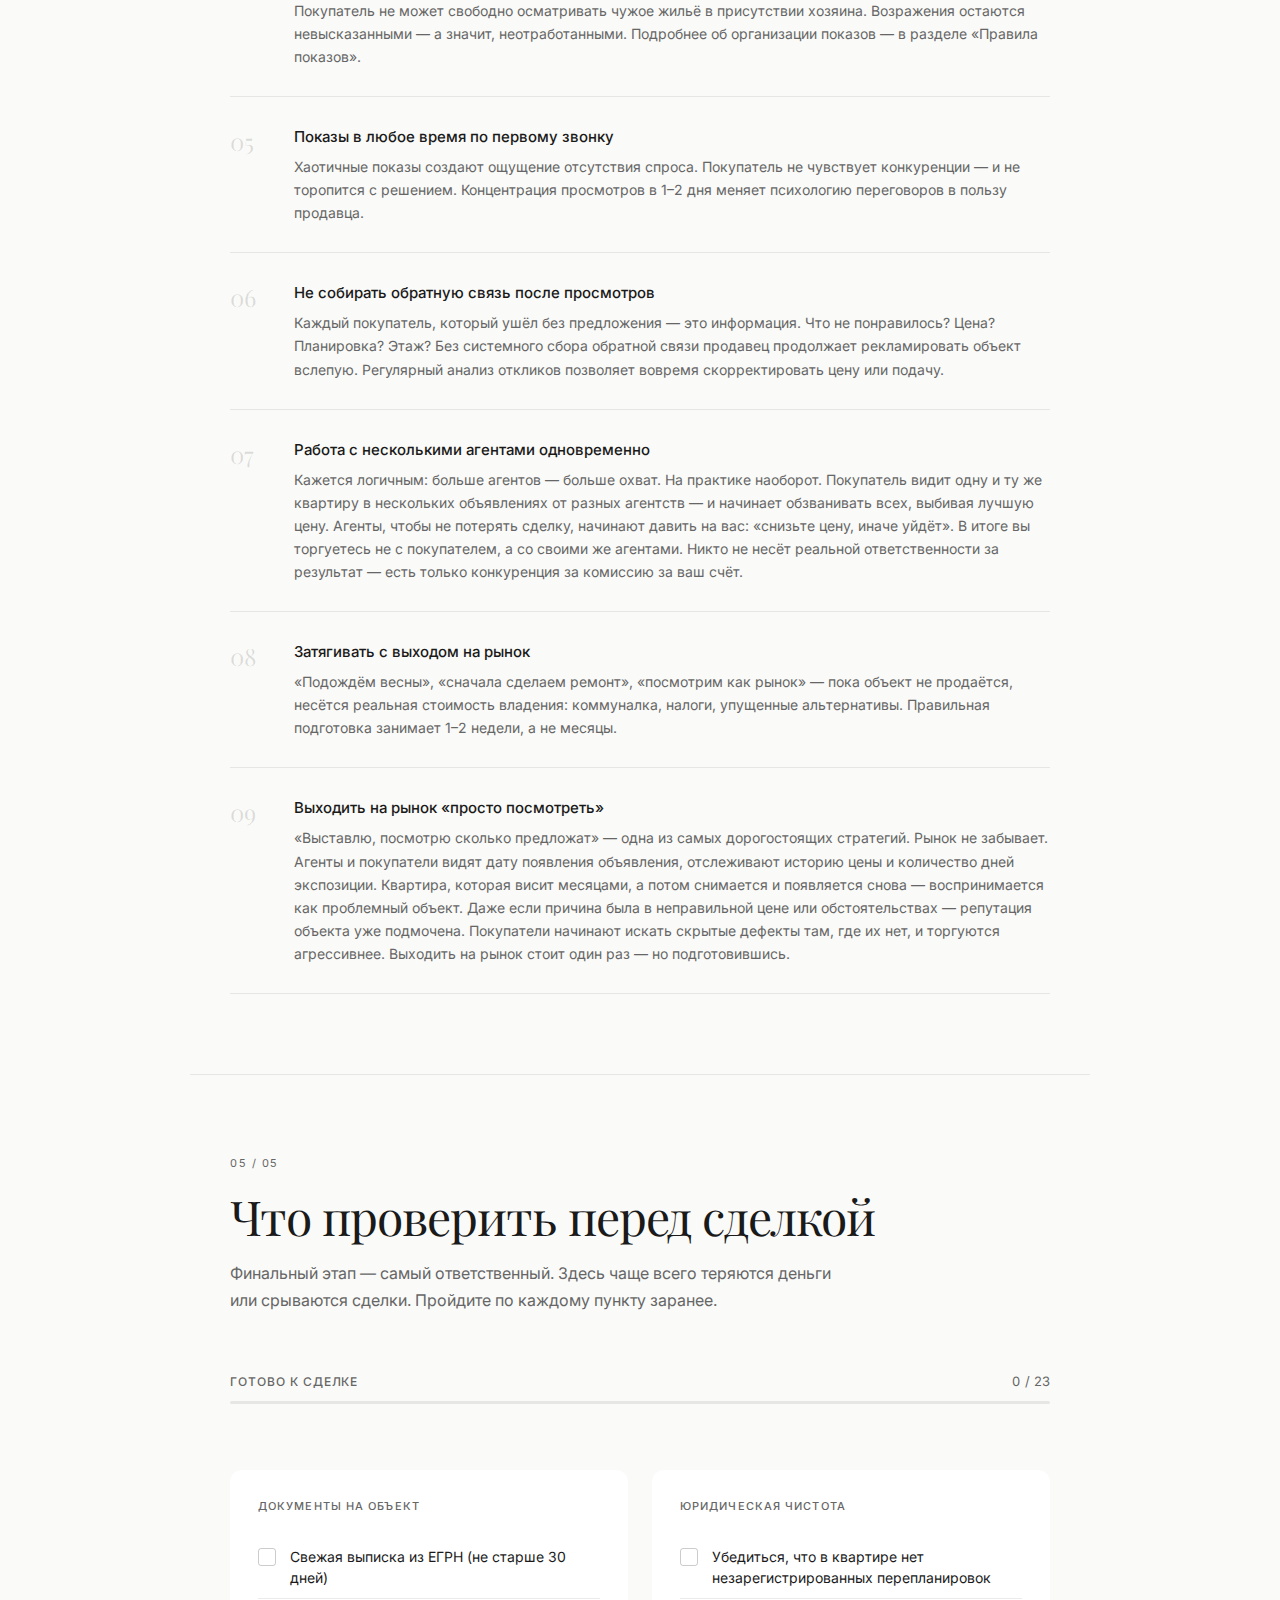
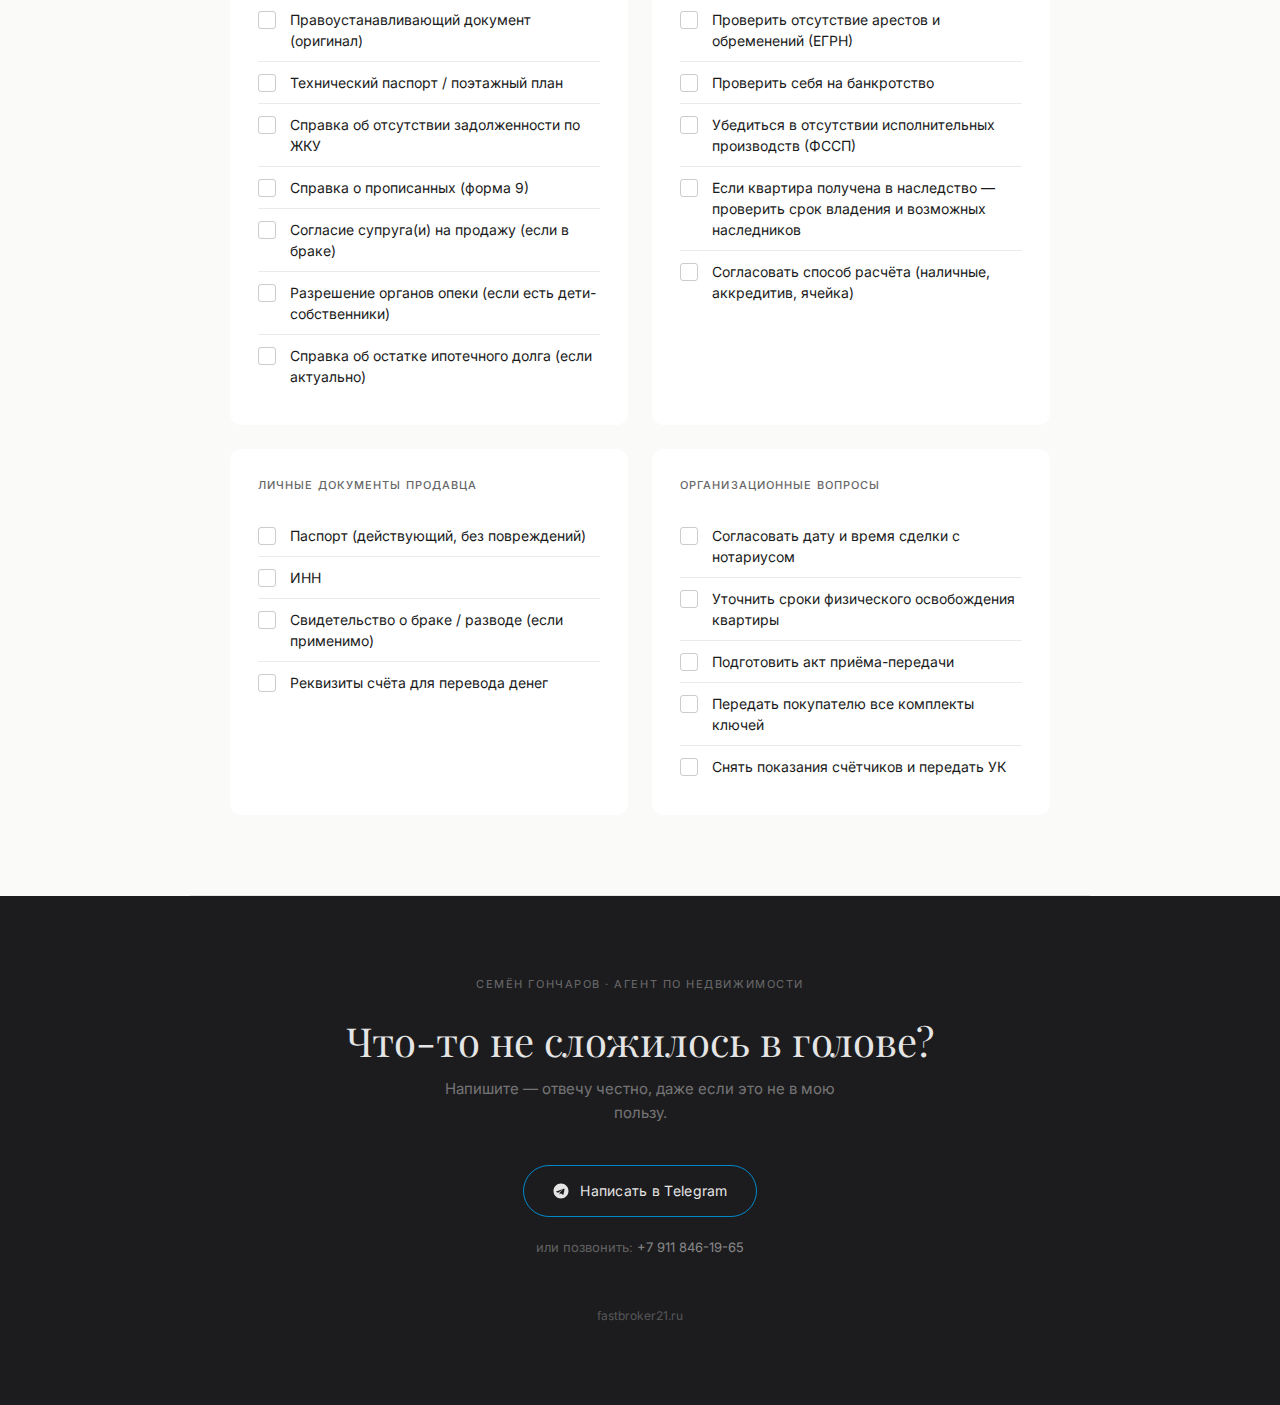
<file: meeting-pack.html>
<!DOCTYPE html>
<html lang="ru">
<head>
  <meta charset="UTF-8">
  <meta name="viewport" content="width=device-width, initial-scale=1.0">
  <meta name="robots" content="noindex, nofollow">
  <title>Материалы для продавца — Семён Гончаров</title>
  <link rel="preconnect" href="https://fonts.googleapis.com">
  <link rel="preconnect" href="https://fonts.gstatic.com" crossorigin>
  <link href="https://fonts.googleapis.com/css2?family=Playfair+Display:ital,wght@0,400;0,500;1,400&family=Inter:wght@300;400;500&display=swap" rel="stylesheet">
  <style>
    ::selection { background: #0066FF; color: #ffffff; }
    ::-moz-selection { background: #0066FF; color: #ffffff; }

    *, *::before, *::after { box-sizing: border-box; margin: 0; padding: 0; }

    :root {
      --font-serif: 'Playfair Display', serif;
      --font-sans: 'Inter', sans-serif;
      --bg: #FAFAF8;
      --bg-dark: #1C1C1E;
      --text: #1A1A1A;
      --muted: #666;
      --border: rgba(0,0,0,0.08);
      --accent: #1A1A1A;
    }

    html { scroll-behavior: smooth; }

    body {
      font-family: var(--font-sans);
      background: var(--bg);
      color: var(--text);
      font-size: 16px;
      line-height: 1.6;
    }

    /* ── HEADER ── */
    .site-header {
      position: sticky;
      top: 0;
      z-index: 100;
      background: rgba(250,250,248,0.92);
      backdrop-filter: blur(12px);
      -webkit-backdrop-filter: blur(12px);
      border-bottom: 1px solid var(--border);
      padding: 0 40px;
      height: 64px;
      display: flex;
      align-items: center;
      justify-content: space-between;
    }
    .header-brand {
      font-family: var(--font-serif);
      font-size: 16px;
      font-weight: 400;
      letter-spacing: 0.01em;
      text-decoration: none;
      color: var(--text);
      line-height: 1.2;
    }
    .header-nav {
      display: flex;
      gap: 32px;
      list-style: none;
    }
    .header-nav a {
      font-size: 12px;
      font-weight: 400;
      letter-spacing: 0.06em;
      text-transform: uppercase;
      color: var(--muted);
      text-decoration: none;
      transition: color 0.2s;
    }
    .header-nav a:hover { color: var(--text); }

    /* ── HERO ── */
    .hero {
      background: var(--bg-dark);
      color: #E5E5E5;
      padding: 100px 40px 80px;
      max-width: 100%;
    }
    .hero-inner {
      max-width: 900px;
      margin: 0 auto;
    }
    .hero-label {
      font-size: 11px;
      letter-spacing: 0.14em;
      text-transform: uppercase;
      color: rgba(229,229,229,0.4);
      margin-bottom: 28px;
    }
    .hero-title {
      font-family: var(--font-serif);
      font-size: clamp(36px, 6vw, 72px);
      font-weight: 400;
      line-height: 1.1;
      letter-spacing: -0.02em;
      color: #E5E5E5;
      margin-bottom: 24px;
    }
    .hero-title em {
      font-style: italic;
      color: rgba(229,229,229,0.6);
    }
    .hero-sub {
      font-size: 16px;
      line-height: 1.7;
      color: rgba(229,229,229,0.55);
      max-width: 560px;
    }

    /* ── NAV TABS ── */
    .doc-nav {
      position: sticky;
      top: 64px;
      z-index: 90;
      background: rgba(250,250,248,0.95);
      backdrop-filter: blur(8px);
      border-bottom: 1px solid var(--border);
      padding: 0 40px;
      display: flex;
      gap: 0;
      overflow-x: auto;
      scrollbar-width: none;
    }
    .doc-nav::-webkit-scrollbar { display: none; }
    .doc-nav-item {
      padding: 18px 24px;
      font-size: 12px;
      font-weight: 400;
      letter-spacing: 0.05em;
      text-transform: uppercase;
      color: var(--muted);
      text-decoration: none;
      white-space: nowrap;
      border-bottom: 2px solid transparent;
      transition: color 0.2s, border-color 0.2s;
    }
    .doc-nav-item:hover,
    .doc-nav-item.active { color: var(--text); border-bottom-color: var(--text); }

    /* Burger button — только мобиле */
    .nav-burger {
      display: none;
      align-items: center;
      justify-content: space-between;
      padding: 0 20px;
      height: 52px;
      cursor: pointer;
      user-select: none;
    }
    .nav-burger-label {
      font-size: 11px;
      font-weight: 500;
      letter-spacing: 0.1em;
      text-transform: uppercase;
      color: var(--muted);
    }
    .nav-burger-active {
      font-size: 11px;
      letter-spacing: 0.06em;
      text-transform: uppercase;
      color: var(--text);
      font-weight: 500;
    }
    .nav-burger-icon {
      display: flex;
      flex-direction: column;
      gap: 4px;
      width: 20px;
    }
    .nav-burger-icon span {
      display: block;
      height: 1.5px;
      background: var(--text);
      border-radius: 2px;
      transition: transform 0.25s, opacity 0.25s;
      transform-origin: center;
    }
    .nav-burger.open .nav-burger-icon span:nth-child(1) { transform: translateY(5.5px) rotate(45deg); }
    .nav-burger.open .nav-burger-icon span:nth-child(2) { opacity: 0; }
    .nav-burger.open .nav-burger-icon span:nth-child(3) { transform: translateY(-5.5px) rotate(-45deg); }

    /* Dropdown menu */
    .nav-dropdown {
      display: none;
      position: absolute;
      top: 100%;
      left: 0;
      right: 0;
      background: rgba(250,250,248,0.98);
      backdrop-filter: blur(12px);
      border-bottom: 1px solid var(--border);
      flex-direction: column;
      z-index: 89;
    }
    .nav-dropdown.open { display: flex; }
    .nav-dropdown .doc-nav-item {
      padding: 16px 20px;
      border-bottom: 1px solid var(--border);
      border-left: 2px solid transparent;
      white-space: normal;
    }
    .nav-dropdown .doc-nav-item:last-child { border-bottom: none; }
    .nav-dropdown .doc-nav-item.active {
      border-left-color: var(--text);
      border-bottom-color: var(--border);
      color: var(--text);
    }

    @media (max-width: 640px) {
      .doc-nav { display: none; }
      .nav-burger { display: flex; }
    }

    /* ── SECTIONS ── */
    .doc-section {
      max-width: 900px;
      margin: 0 auto;
      padding: 80px 40px;
      border-bottom: 1px solid var(--border);
    }
    .doc-section:last-child { border-bottom: none; }

    .section-num {
      font-size: 11px;
      letter-spacing: 0.14em;
      text-transform: uppercase;
      color: var(--muted);
      margin-bottom: 16px;
      display: block;
    }
    .section-title {
      font-family: var(--font-serif);
      font-size: clamp(28px, 4vw, 48px);
      font-weight: 400;
      line-height: 1.15;
      letter-spacing: -0.02em;
      margin-bottom: 16px;
    }
    .section-intro {
      font-size: 16px;
      line-height: 1.7;
      color: var(--muted);
      max-width: 620px;
      margin-bottom: 52px;
    }

    /* ── STAIRCASE TIMELINE ── */
    .staircase {
      position: relative;
      padding: 0;
    }

    .stair-step {
      display: grid;
      grid-template-columns: 1fr 72px 1fr;
      align-items: start;
      margin-bottom: 0;
      position: relative;
    }

    /* Центральная колонка — номер */
    .stair-center {
      display: flex;
      flex-direction: column;
      align-items: center;
      position: relative;
      z-index: 2;
    }
    .stair-line-top {
      width: 2px;
      height: 24px;
      background: var(--border);
      margin-top: -1px;
    }
    .stair-step:first-child .stair-line-top { height: 0; margin: 0; }
    .stair-num {
      width: 48px;
      height: 48px;
      border-radius: 50%;
      background: var(--bg-dark);
      color: #E5E5E5;
      font-family: var(--font-serif);
      font-size: 16px;
      font-weight: 400;
      display: flex;
      align-items: center;
      justify-content: center;
      flex-shrink: 0;
      position: relative;
      z-index: 2;
    }
    .stair-line-bottom {
      width: 2px;
      flex: 1;
      min-height: 40px;
      background: var(--border);
      margin-bottom: -1px;
    }
    .stair-step:last-child .stair-line-bottom { min-height: 0; height: 0; margin: 0; }

    /* Левая и правая карточки */
    .stair-left {
      padding: 20px 28px 20px 0;
      text-align: right;
    }
    .stair-right {
      padding: 20px 0 20px 28px;
      text-align: left;
    }
    .stair-left:empty,
    .stair-right:empty { min-height: 80px; }

    .stair-title {
      font-size: 13px;
      font-weight: 500;
      letter-spacing: 0.05em;
      text-transform: uppercase;
      color: var(--text);
      margin-bottom: 8px;
      line-height: 1.3;
    }
    .stair-items {
      display: flex;
      flex-direction: column;
      gap: 4px;
    }
    .stair-item {
      font-size: 13px;
      line-height: 1.55;
      color: var(--muted);
    }

    /* START badge at bottom */
    .stair-start {
      display: flex;
      flex-direction: column;
      align-items: center;
      padding: 32px 0 0;
    }
    .stair-start-badge {
      background: var(--bg-dark);
      color: #E5E5E5;
      font-family: var(--font-serif);
      font-size: 13px;
      letter-spacing: 0.12em;
      text-transform: uppercase;
      padding: 12px 32px;
      border-radius: 2px;
      display: inline-block;
    }
    .stair-end-badge {
      background: var(--bg-dark);
      color: #E5E5E5;
      font-family: var(--font-serif);
      font-size: 13px;
      letter-spacing: 0.12em;
      text-transform: uppercase;
      padding: 12px 32px;
      border-radius: 2px;
      display: inline-block;
    }
    .stair-badge-label {
      font-size: 11px;
      letter-spacing: 0.1em;
      text-transform: uppercase;
      color: var(--muted);
      margin-top: 12px;
    }
    .stair-connector-line {
      width: 2px;
      height: 32px;
      background: var(--border);
      margin: 0 auto;
    }

    @media (max-width: 640px) {
      .stair-start { align-items: flex-start; padding-left: 0; }
      .stair-start .stair-connector-line { margin: 0 0 0 23px; }
      .staircase > div:last-child { align-items: flex-start !important; }
      .staircase > div:last-child .stair-connector-line { margin: 0 0 0 23px; }
    }

    @media (max-width: 640px) {
      .stair-step {
        grid-template-columns: 48px 1fr;
      }
      /* По умолчанию скрываем обе колонки */
      .stair-left,
      .stair-right { display: none; }

      /* Нечётные: контент справа */
      .stair-step[data-side="right"] .stair-right {
        display: block;
        text-align: left;
        padding: 16px 0 16px 16px;
      }

      /* Чётные: контент слева — показываем его как правую */
      .stair-step[data-side="left"] .stair-left {
        display: block;
        text-align: left;
        padding: 16px 0 16px 16px;
        grid-column: 2;
        grid-row: 1;
      }
      .stair-step[data-side="left"] .stair-center {
        grid-column: 1;
        grid-row: 1;
      }
    }

    /* ── STAIRCASE ANIMATIONS ── */
    .stair-step {
      opacity: 0;
      transform: translateY(24px);
      transition: opacity 0.5s ease, transform 0.5s ease;
    }
    .stair-step.visible {
      opacity: 1;
      transform: translateY(0);
    }
    .stair-num {
      transition: transform 0.25s cubic-bezier(0.34, 1.56, 0.64, 1);
    }
    .stair-step.pulse .stair-num {
      animation: numPulse 0.4s cubic-bezier(0.34, 1.56, 0.64, 1);
    }
    @keyframes numPulse {
      0%   { transform: scale(1); }
      50%  { transform: scale(1.18); }
      100% { transform: scale(1); }
    }

    /* Линия рисуется сверху вниз */
    .staircase {
      position: relative;
    }
    .staircase::before {
      content: '';
      position: absolute;
      left: 50%;
      top: 0;
      transform: translateX(-50%);
      width: 2px;
      height: 0;
      background: var(--border);
      transition: height 0.8s ease;
      z-index: 0;
    }
    .staircase.line-drawn::before {
      height: 100%;
    }
    /* Скрываем отдельные линии — используем псевдоэлемент */
    .stair-line-top,
    .stair-line-bottom {
      background: transparent !important;
    }

    @media (max-width: 640px) {
      .staircase::before {
        left: 23px;
        transform: none;
      }
    }

    /* Фикс плашки на мобиле */
    @media (max-width: 640px) {
      .stair-start-badge {
        font-size: 11px;
        padding: 10px 16px;
        letter-spacing: 0.08em;
        white-space: nowrap;
      }
    }
    .checklist-groups { display: flex; flex-direction: column; gap: 40px; }
    .check-group {}
    .check-group-title {
      font-size: 11px;
      font-weight: 500;
      letter-spacing: 0.12em;
      text-transform: uppercase;
      color: var(--muted);
      margin-bottom: 16px;
      padding-bottom: 12px;
      border-bottom: 1px solid var(--border);
    }
    .check-items { display: flex; flex-direction: column; gap: 0; }
    .check-item {
      display: flex;
      align-items: flex-start;
      gap: 16px;
      padding: 12px 0;
      border-bottom: 1px solid var(--border);
      cursor: pointer;
    }
    .check-item:last-child { border-bottom: none; }
    .check-box {
      width: 20px;
      height: 20px;
      border: 1px solid rgba(0,0,0,0.2);
      border-radius: 3px;
      flex-shrink: 0;
      margin-top: 1px;
      display: flex;
      align-items: center;
      justify-content: center;
      transition: background 0.15s, border-color 0.15s;
    }
    .check-item.checked .check-box {
      background: var(--text);
      border-color: var(--text);
    }
    .check-item.checked .check-box::after {
      content: '';
      width: 10px;
      height: 6px;
      border-left: 1.5px solid white;
      border-bottom: 1.5px solid white;
      transform: rotate(-45deg) translateY(-1px);
      display: block;
    }
    .check-text {
      font-size: 15px;
      line-height: 1.5;
      flex: 1;
    }
    .check-item.checked .check-text { color: var(--muted); text-decoration: line-through; }
    .check-note {
      font-size: 12px;
      color: var(--muted);
      margin-top: 3px;
    }

    /* ── RULES (показы) ── */
    .rules { display: flex; flex-direction: column; gap: 0; }
    .rule {
      display: grid;
      grid-template-columns: 40px 1fr;
      gap: 0 24px;
      padding: 28px 0;
      border-top: 1px solid var(--border);
    }
    .rule:last-child { border-bottom: 1px solid var(--border); }
    .rule-num {
      font-family: var(--font-serif);
      font-size: 24px;
      font-weight: 400;
      color: rgba(0,0,0,0.12);
      line-height: 1;
      padding-top: 4px;
    }
    .rule-body {}
    .rule-title {
      font-size: 15px;
      font-weight: 500;
      margin-bottom: 6px;
    }
    .rule-text {
      font-size: 14px;
      line-height: 1.65;
      color: var(--muted);
    }

    /* ── PROGRESS BAR ── */
    .progress-wrap {
      margin-bottom: 40px;
    }
    .progress-header {
      display: flex;
      justify-content: space-between;
      align-items: baseline;
      margin-bottom: 10px;
    }
    .progress-label {
      font-size: 12px;
      font-weight: 500;
      letter-spacing: 0.08em;
      text-transform: uppercase;
      color: var(--muted);
    }
    .progress-count {
      font-family: var(--font-serif);
      font-size: 22px;
      font-weight: 400;
      color: var(--text);
      line-height: 1;
    }
    .progress-count span {
      font-size: 13px;
      font-family: var(--font-sans);
      color: var(--muted);
      font-weight: 400;
    }
    .progress-bar-track {
      height: 3px;
      background: var(--border);
      border-radius: 2px;
      overflow: hidden;
    }
    .progress-bar-fill {
      height: 100%;
      background: var(--text);
      border-radius: 2px;
      transition: width 0.4s cubic-bezier(0.4, 0, 0.2, 1);
      width: 0%;
    }
    .progress-done-msg {
      font-size: 13px;
      color: var(--muted);
      margin-top: 8px;
      height: 18px;
      transition: opacity 0.3s;
      opacity: 0;
    }
    .progress-done-msg.visible { opacity: 1; }

    /* ── DEAL CHECKLIST ── */
    .deal-grid {
      display: grid;
      grid-template-columns: 1fr 1fr;
      gap: 24px;
    }
    .deal-block {
      background: white;
      border-radius: 12px;
      padding: 28px;
    }
    .deal-block-title {
      font-size: 11px;
      font-weight: 500;
      letter-spacing: 0.1em;
      text-transform: uppercase;
      color: var(--muted);
      margin-bottom: 20px;
    }
    .deal-items { display: flex; flex-direction: column; gap: 0; }
    .deal-item {
      display: flex;
      gap: 14px;
      padding: 10px 0;
      border-bottom: 1px solid var(--border);
      cursor: pointer;
      align-items: flex-start;
    }
    .deal-item:last-child { border-bottom: none; }
    .deal-box {
      width: 18px;
      height: 18px;
      border: 1px solid rgba(0,0,0,0.2);
      border-radius: 3px;
      flex-shrink: 0;
      margin-top: 2px;
      display: flex;
      align-items: center;
      justify-content: center;
      transition: background 0.15s, border-color 0.15s;
    }
    .deal-item.checked .deal-box {
      background: var(--text);
      border-color: var(--text);
    }
    .deal-item.checked .deal-box::after {
      content: '';
      width: 9px;
      height: 5px;
      border-left: 1.5px solid white;
      border-bottom: 1.5px solid white;
      transform: rotate(-45deg) translateY(-1px);
      display: block;
    }
    .deal-text {
      font-size: 14px;
      line-height: 1.5;
    }
    .deal-item.checked .deal-text { color: var(--muted); text-decoration: line-through; }

    /* ── CTA FOOTER ── */
    .cta-footer {
      background: var(--bg-dark);
      padding: 80px 40px;
      text-align: center;
    }
    .cta-footer-label {
      font-size: 11px;
      letter-spacing: 0.14em;
      text-transform: uppercase;
      color: rgba(229,229,229,0.4);
      margin-bottom: 24px;
    }
    .cta-footer-title {
      font-family: var(--font-serif);
      font-size: clamp(24px, 4vw, 40px);
      font-weight: 400;
      color: #E5E5E5;
      line-height: 1.2;
      margin-bottom: 12px;
    }
    .cta-footer-sub {
      font-size: 15px;
      color: rgba(229,229,229,0.45);
      margin-bottom: 40px;
      max-width: 420px;
      margin-left: auto;
      margin-right: auto;
      line-height: 1.6;
    }
    .cta-tg-btn {
      display: inline-flex;
      align-items: center;
      gap: 10px;
      padding: 14px 28px;
      border: 1px solid #0088cc;
      border-radius: 999px;
      text-decoration: none;
      background: transparent;
      color: #E5E5E5;
      font-family: var(--font-sans);
      font-size: 14px;
      font-weight: 400;
      letter-spacing: 0.02em;
      transition: background 0.2s ease, border-color 0.2s ease;
    }
    .cta-tg-btn:hover {
      background: #0088cc;
      border-color: #0088cc;
    }
    .cta-tg-btn svg {
      flex-shrink: 0;
      transition: opacity 0.2s;
    }
    .cta-footer-copy {
      margin-top: 48px;
      font-size: 12px;
      color: rgba(229,229,229,0.2);
    }
    .cta-footer-copy a {
      color: rgba(229,229,229,0.3);
      text-decoration: none;
    }
    .cta-footer-copy a:hover { color: rgba(229,229,229,0.6); }

    @media (max-width: 640px) {
      .cta-footer { padding: 60px 20px; }
    }

    /* ── MOBILE ── */
    @media (max-width: 768px) {
      .site-header { padding: 0 20px; }
      .doc-section { padding: 56px 20px; }
      .deal-grid { grid-template-columns: 1fr; }
      .phase { grid-template-columns: 36px 1fr; gap: 0 16px; }
    }
  </style>
</head>
<body>

<!-- HEADER -->
<header class="site-header">
  <a class="header-brand" href="https://fastbroker21.ru">Goncharov Semen</a>
</header>

<!-- HERO -->
<section class="hero">
  <div class="hero-inner">
    <p class="hero-label">Материалы для продавца · Семён Гончаров</p>
    <h1 class="hero-title">Что отделяет быструю продажу<br><em>по максимальной цене от зависшего объявления</em></h1>
    <p class="hero-sub">Этот раздел я отправляю только тем, с кем виделся лично. На основном сайте его нет.</p>
  </div>
</section>

<!-- DOC NAV -->
<div class="nav-wrapper" style="position:sticky;top:64px;z-index:90;">
  <!-- Десктоп: горизонтальные табы -->
  <nav class="doc-nav">
    <a class="doc-nav-item active" href="#plan">Маркетинговый план</a>
    <a class="doc-nav-item" href="#prep">Подготовка к продаже</a>
    <a class="doc-nav-item" href="#showings">Правила показов</a>
    <a class="doc-nav-item" href="#mistakes">Ошибки продавцов</a>
    <a class="doc-nav-item" href="#deal">Перед сделкой</a>
  </nav>
  <!-- Мобиле: бургер -->
  <div class="nav-burger" id="navBurger">
    <span class="nav-burger-active" id="navBurgerActive">Маркетинговый план</span>
    <div class="nav-burger-icon">
      <span></span><span></span><span></span>
    </div>
  </div>
  <div class="nav-dropdown" id="navDropdown">
    <a class="doc-nav-item active" href="#plan">Маркетинговый план</a>
    <a class="doc-nav-item" href="#prep">Подготовка к продаже</a>
    <a class="doc-nav-item" href="#showings">Правила показов</a>
    <a class="doc-nav-item" href="#mistakes">Ошибки продавцов</a>
    <a class="doc-nav-item" href="#deal">Перед сделкой</a>
  </div>
</div>

<!-- 1. МАРКЕТИНГОВЫЙ ПЛАН -->
<section class="doc-section" id="plan">
  <span class="section-num">01 / 05</span>
  <h2 class="section-title">Маркетинговый план продажи квартиры</h2>
  <p class="section-intro">Это план срочной продажи за 21 день — с максимальной ценой на выходе. Он требует полной вовлечённости: подготовки объекта, рекламного бюджета и готовности действовать быстро. Подходит только самым мотивированным собственникам. Я пробовал разные подходы — этот работает стабильнее всего.</p>

  <div class="staircase">

    <!-- START -->
    <div class="stair-start" style="padding:0 0 0;">
      <div class="stair-start-badge">Подписание эксклюзивного договора</div>
      <div class="stair-connector-line"></div>
    </div>

    <div class="stair-step" data-side="right">
      <div class="stair-left"></div>
      <div class="stair-center"><div class="stair-line-top"></div><div class="stair-num">01</div><div class="stair-line-bottom"></div></div>
      <div class="stair-right">
        <div class="stair-title">Разработка маркетингового плана</div>
        <div class="stair-items">
          <div class="stair-item">Анализ ситуации и выбор стратегии</div>
          <div class="stair-item">Определение сроков и контрольных точек</div>
          <div class="stair-item">Выбор рекламных каналов под объект</div>
          <div class="stair-item">Определение рекламного бюджета</div>
        </div>
      </div>
    </div>

    <div class="stair-step" data-side="left">
      <div class="stair-left">
        <div class="stair-title">Контрольная встреча на объекте</div>
        <div class="stair-items">
          <div class="stair-item">Обсуждение подготовки к фото и показам</div>
          <div class="stair-item">Согласование плана продажи</div>
          <div class="stair-item">Список плюсов и минусов объекта</div>
          <div class="stair-item">Согласование рекламного бюджета</div>
        </div>
      </div>
      <div class="stair-center"><div class="stair-line-top"></div><div class="stair-num">02</div><div class="stair-line-bottom"></div></div>
      <div class="stair-right"></div>
    </div>

    <div class="stair-step" data-side="right">
      <div class="stair-left"></div>
      <div class="stair-center"><div class="stair-line-top"></div><div class="stair-num">03</div><div class="stair-line-bottom"></div></div>
      <div class="stair-right">
        <div class="stair-title">Определение правильной начальной цены</div>
        <div class="stair-items">
          <div class="stair-item">Анализ рынка: обзвон и просмотр аналогов</div>
          <div class="stair-item">Определение прямых конкурентов</div>
          <div class="stair-item">Личный осмотр объектов-конкурентов</div>
          <div class="stair-item">Определение стартовой цены по трём моделям</div>
        </div>
      </div>
    </div>

    <div class="stair-step" data-side="left">
      <div class="stair-left">
        <div class="stair-title">Профессиональные фото и видео</div>
        <div class="stair-items">
          <div class="stair-item">Подготовка объекта к съёмке</div>
          <div class="stair-item">Профессиональная фотосъёмка</div>
          <div class="stair-item">Профессиональная видеосъёмка</div>
        </div>
      </div>
      <div class="stair-center"><div class="stair-line-top"></div><div class="stair-num">04</div><div class="stair-line-bottom"></div></div>
      <div class="stair-right"></div>
    </div>

    <div class="stair-step" data-side="right">
      <div class="stair-left"></div>
      <div class="stair-center"><div class="stair-line-top"></div><div class="stair-num">05</div><div class="stair-line-bottom"></div></div>
      <div class="stair-right">
        <div class="stair-title">Подготовка рекламных материалов</div>
        <div class="stair-items">
          <div class="stair-item">Продающий текст объявления</div>
          <div class="stair-item">Дизайн листовок и расклейки</div>
          <div class="stair-item">Презентация для агентств и покупателей</div>
          <div class="stair-item">Лендинг объекта</div>
        </div>
      </div>
    </div>

    <div class="stair-step" data-side="left">
      <div class="stair-left">
        <div class="stair-title">Рекламная кампания</div>
        <div class="stair-items">
          <div class="stair-item">ТОП-35 сайтов недвижимости</div>
          <div class="stair-item">Обзвон базы агентств, SMS-рассылка</div>
          <div class="stair-item">Баннер на объекте и по городу</div>
          <div class="stair-item">Расклейка, хенгеры, листовки</div>
          <div class="stair-item">Реклама в лифтах, кафе, супермаркетах</div>
          <div class="stair-item">Таргет в соцсетях, видео на YouTube</div>
          <div class="stair-item">Рассылка по агентствам и банкам</div>
        </div>
      </div>
      <div class="stair-center"><div class="stair-line-top"></div><div class="stair-num">06</div><div class="stair-line-bottom"></div></div>
      <div class="stair-right"></div>
    </div>

    <div class="stair-step" data-side="right">
      <div class="stair-left"></div>
      <div class="stair-center"><div class="stair-line-top"></div><div class="stair-num">07</div><div class="stair-line-bottom"></div></div>
      <div class="stair-right">
        <div class="stair-title">Звонки покупателей и агентов</div>
        <div class="stair-items">
          <div class="stair-item">Правильное описание объекта</div>
          <div class="stair-item">Квалификация покупателей</div>
          <div class="stair-item">Запись на показы</div>
          <div class="stair-item">Предложение объектов-конкурентов для сравнения</div>
        </div>
      </div>
    </div>

    <div class="stair-step" data-side="left">
      <div class="stair-left">
        <div class="stair-title">Показы конкурентов покупателям</div>
        <div class="stair-items">
          <div class="stair-item">Показ объектов-конкурентов</div>
          <div class="stair-item">Сравнение плюсов и минусов</div>
          <div class="stair-item">Акцент на преимуществах нашего объекта</div>
          <div class="stair-item">Запись на показ и передача презентации</div>
        </div>
      </div>
      <div class="stair-center"><div class="stair-line-top"></div><div class="stair-num">08</div><div class="stair-line-bottom"></div></div>
      <div class="stair-right"></div>
    </div>

    <div class="stair-step" data-side="right">
      <div class="stair-left"></div>
      <div class="stair-center"><div class="stair-line-top"></div><div class="stair-num">09</div><div class="stair-line-bottom"></div></div>
      <div class="stair-right">
        <div class="stair-title">Подготовка к показам</div>
        <div class="stair-items">
          <div class="stair-item">Подготовка объекта к каждому показу</div>
          <div class="stair-item">Информационные материалы для покупателей</div>
          <div class="stair-item">Проверка готовности перед каждым днём</div>
          <div class="stair-item">Проведение брокер-тура для агентов</div>
        </div>
      </div>
    </div>

    <div class="stair-step" data-side="left">
      <div class="stair-left">
        <div class="stair-title">Организация показов покупателям</div>
        <div class="stair-items">
          <div class="stair-item">Показы только в запланированные дни</div>
          <div class="stair-item">Помощник — формирует очередь у входа</div>
          <div class="stair-item">Правильный интервал между покупателями</div>
          <div class="stair-item">Фиксация предложений в таблицу</div>
          <div class="stair-item">Объяснение условий переговоров</div>
        </div>
      </div>
      <div class="stair-center"><div class="stair-line-top"></div><div class="stair-num">10</div><div class="stair-line-bottom"></div></div>
      <div class="stair-right"></div>
    </div>

    <div class="stair-step" data-side="right">
      <div class="stair-left"></div>
      <div class="stair-center"><div class="stair-line-top"></div><div class="stair-num">11</div><div class="stair-line-bottom"></div></div>
      <div class="stair-right">
        <div class="stair-title">Проведение торгов / аукцион</div>
        <div class="stair-items">
          <div class="stair-item">Переговоры в запланированные часы</div>
          <div class="stair-item">Торги на повышение цены</div>
          <div class="stair-item">Определение наилучшего предложения</div>
          <div class="stair-item">Отчёт продавцу</div>
        </div>
      </div>
    </div>

    <div class="stair-step" data-side="left">
      <div class="stair-left">
        <div class="stair-title">Продажа по максимальной цене</div>
        <div class="stair-items">
          <div class="stair-item">Оповещение о наилучшем предложении</div>
          <div class="stair-item">Принятие решения собственником</div>
          <div class="stair-item">Оформление задатка</div>
          <div class="stair-item">Подготовка документов</div>
        </div>
      </div>
      <div class="stair-center"><div class="stair-line-top"></div><div class="stair-num">12</div><div class="stair-line-bottom"></div></div>
      <div class="stair-right"></div>
    </div>

    <!-- END -->
    <div style="display:flex;flex-direction:column;align-items:center;padding-top:32px;">
      <div class="stair-connector-line"></div>
      <div class="stair-end-badge">Сделка</div>
    </div>

  </div>

  </div>
</section>

<!-- 2. ЧЕК-ЛИСТ ПОДГОТОВКИ -->
<section class="doc-section" id="prep">
  <span class="section-num">02 / 05</span>
  <h2 class="section-title">Подготовка квартиры к продаже</h2>
  <p class="section-intro">Цель подготовки — создать эффект гостиничного номера. Покупатель должен войти в квартиру и не видеть чужую жизнь — он должен видеть своё будущее. Нейтральное, чистое, ухоженное пространство позволяет ему абстрагироваться от текущего собственника и мысленно «заселиться»: представить, где будет стоять его диван, где будет завтракать ребёнок, как будет выглядеть утро в этой квартире. Именно это ощущение — а не квадратные метры — продаёт.</p>

  <div class="progress-wrap" id="prep-progress">
    <div class="progress-header">
      <span class="progress-label">Выполнено</span>
      <div class="progress-count"><span id="prep-done">0</span> <span>/ <span id="prep-total">0</span></span></div>
    </div>
    <div class="progress-bar-track"><div class="progress-bar-fill" id="prep-bar"></div></div>
    <div class="progress-done-msg" id="prep-msg">✓ Квартира готова к съёмке и показам</div>
  </div>

  <div class="checklist-groups">
    <div class="check-group">
      <div class="check-group-title">Визуальная подготовка (хоумстейджинг)</div>
      <div class="check-items">
        <div class="check-item" onclick="toggleCheck(this,'prep')">
          <div class="check-box"></div>
          <div><div class="check-text">Расчистить все поверхности от личных вещей</div><div class="check-note">Столешницы, подоконники, полки — должны быть пустыми или с минимумом предметов</div></div>
        </div>
        <div class="check-item" onclick="toggleCheck(this,'prep')">
          <div class="check-box"></div>
          <div><div class="check-text">Убрать всё лишнее — деперсонализировать пространство</div><div class="check-note">Личные фото, сувениры, магниты на холодильнике — всё это мешает покупателю представить себя в квартире</div></div>
        </div>
        <div class="check-item" onclick="toggleCheck(this,'prep')">
          <div class="check-box"></div>
          <div><div class="check-text">Заменить лампочки на холодный белый свет (4000–6500K)</div><div class="check-note">Холодный белый визуально расширяет пространство и создаёт ощущение чистоты и свежести</div></div>
        </div>
        <div class="check-item" onclick="toggleCheck(this,'prep')">
          <div class="check-box"></div>
          <div><div class="check-text">Проверить и заменить все перегоревшие лампочки</div><div class="check-note">Тёмные углы и мигающий свет создают ощущение запущенности</div></div>
        </div>
        <div class="check-item" onclick="toggleCheck(this,'prep')">
          <div class="check-box"></div>
          <div><div class="check-text">Убрать лишнюю мебель, которая загромождает пространство</div><div class="check-note">Меньше предметов — больше визуального пространства</div></div>
        </div>
        <div class="check-item" onclick="toggleCheck(this,'prep')">
          <div class="check-box"></div>
          <div><div class="check-text">Добавить живые или качественные искусственные растения</div><div class="check-note">1–2 растения оживляют пространство и добавляют ощущение уюта</div></div>
        </div>
        <div class="check-item" onclick="toggleCheck(this,'prep')">
          <div class="check-box"></div>
          <div><div class="check-text">Заменить старые шторы или убрать тяжёлые тёмные занавески</div><div class="check-note">Лёгкие светлые шторы добавляют воздух и свет</div></div>
        </div>
        <div class="check-item" onclick="toggleCheck(this,'prep')">
          <div class="check-box"></div>
          <div><div class="check-text">Починить всё, что бросается в глаза: ручки, петли, плитка</div><div class="check-note">Мелкие дефекты снижают воспринимаемую стоимость непропорционально их реальной цене</div></div>
        </div>
        <div class="check-item" onclick="toggleCheck(this,'prep')">
          <div class="check-box"></div>
          <div><div class="check-text">Привести в порядок балкон или лоджию</div><div class="check-note">Убрать хлам, старые вещи — балкон должен выглядеть как полезное пространство</div></div>
        </div>
      </div>
    </div>

    <div class="check-group">
      <div class="check-group-title">Генеральный клининг</div>
      <div class="check-items">
        <div class="check-item" onclick="toggleCheck(this,'prep')">
          <div class="check-box"></div>
          <div><div class="check-text">Генеральная уборка всей квартиры</div><div class="check-note">Включая плинтусы, углы, пространство под мебелью</div></div>
        </div>
        <div class="check-item" onclick="toggleCheck(this,'prep')">
          <div class="check-box"></div>
          <div><div class="check-text">Помыть окна изнутри и снаружи</div><div class="check-note">Чистые окна визуально добавляют до 20% света в помещение</div></div>
        </div>
        <div class="check-item" onclick="toggleCheck(this,'prep')">
          <div class="check-box"></div>
          <div><div class="check-text">Очистить плиту, духовку и вытяжку</div></div>
        </div>
        <div class="check-item" onclick="toggleCheck(this,'prep')">
          <div class="check-box"></div>
          <div><div class="check-text">Отбелить или почистить швы плитки в ванной и на кухне</div></div>
        </div>
        <div class="check-item" onclick="toggleCheck(this,'prep')">
          <div class="check-box"></div>
          <div><div class="check-text">Устранить посторонние запахи</div><div class="check-note">Проветрить квартиру за 1–2 часа до показа. Запах свежесваренного кофе или выпечки — работает</div></div>
        </div>
        <div class="check-item" onclick="toggleCheck(this,'prep')">
          <div class="check-box"></div>
          <div><div class="check-text">Почистить или убрать ковры</div><div class="check-note">Старые ковры визуально уменьшают пространство и могут хранить запахи</div></div>
        </div>
      </div>
    </div>

    <div class="check-group">
      <div class="check-group-title">Документы</div>
      <div class="check-items">
        <div class="check-item" onclick="toggleCheck(this,'prep')">
          <div class="check-box"></div>
          <div><div class="check-text">Получить свежую выписку из ЕГРН</div><div class="check-note">Не старше 30 дней. Покупатель должен видеть актуальные данные об объекте и владельцах</div></div>
        </div>
        <div class="check-item" onclick="toggleCheck(this,'prep')">
          <div class="check-box"></div>
          <div><div class="check-text">По возможности выписаться из квартиры до сделки</div><div class="check-note">«Свободная» квартира стоит дороже и продаётся быстрее</div></div>
        </div>
        <div class="check-item" onclick="toggleCheck(this,'prep')">
          <div class="check-box"></div>
          <div><div class="check-text">Подготовить оригинал правоустанавливающего документа</div><div class="check-note">Договор купли-продажи, дарения, свидетельство о наследстве и т.д.</div></div>
        </div>
        <div class="check-item" onclick="toggleCheck(this,'prep')">
          <div class="check-box"></div>
          <div><div class="check-text">Проверить наличие технического паспорта и поэтажного плана</div></div>
        </div>
        <div class="check-item" onclick="toggleCheck(this,'prep')">
          <div class="check-box"></div>
          <div><div class="check-text">Погасить все долги по коммунальным платежам</div><div class="check-note">Задолженность — стандартный повод для торга или отказа от сделки</div></div>
        </div>
        <div class="check-item" onclick="toggleCheck(this,'prep')">
          <div class="check-box"></div>
          <div><div class="check-text">Если есть несовершеннолетние собственники — получить разрешение опеки</div><div class="check-note">Это занимает время, лучше начать заранее</div></div>
        </div>
        <div class="check-item" onclick="toggleCheck(this,'prep')">
          <div class="check-box"></div>
          <div><div class="check-text">Если квартира в ипотеке — запросить справку об остатке долга</div></div>
        </div>
      </div>
    </div>
  </div>
</section>

<!-- 3. ПРАВИЛА ПОКАЗОВ -->
<section class="doc-section" id="showings">
  <span class="section-num">03 / 05</span>
  <h2 class="section-title">Правила показов</h2>
  <p class="section-intro">Показ — это не экскурсия, это переговоры. То, как проходит просмотр, напрямую влияет на цену и скорость принятия решения покупателем.</p>

  <div class="rules">
    <div class="rule">
      <div class="rule-num">01</div>
      <div class="rule-body">
        <div class="rule-title">Собственник не должен присутствовать на показе</div>
        <div class="rule-text">Это самое важное правило. Когда хозяин находится в квартире во время просмотра, покупатель чувствует себя гостем — он не может свободно ходить, рассматривать, обсуждать с партнёром. Он не может сказать «мне не нравится эта стена» или «здесь слишком темно» — и уходит с нераскрытыми возражениями. Агент не может нейтрально работать с этими возражениями, пока рядом стоит эмоционально вовлечённый владелец. Кроме того, собственники часто реагируют на критику защитно — это убивает доверие и сделку.</div>
      </div>
    </div>
    <div class="rule">
      <div class="rule-num">02</div>
      <div class="rule-body">
        <div class="rule-title">Показы — только в запланированные дни и часы</div>
        <div class="rule-text">Хаотичные показы в любое время снижают ценность объекта. Концентрация показов в 1–2 дня создаёт ощущение спроса и конкуренции между покупателями. Это один из ключевых элементов аукционной стратегии.</div>
      </div>
    </div>
    <div class="rule">
      <div class="rule-num">03</div>
      <div class="rule-body">
        <div class="rule-title">Квартира должна быть готова к показу</div>
        <div class="rule-text">Чистота, свет, отсутствие посторонних запахов. Перед каждым показом — проветривание. Посуда убрана, вещи на местах. Квартира должна выглядеть так, как на фотографиях в объявлении.</div>
      </div>
    </div>
    <div class="rule">
      <div class="rule-num">04</div>
      <div class="rule-body">
        <div class="rule-title">Домашние животные — убрать или вывезти</div>
        <div class="rule-text">Даже если покупатель сам любит животных, их присутствие отвлекает и создаёт запахи. Это фактор, который снижает концентрацию на квартире.</div>
      </div>
    </div>
    <div class="rule">
      <div class="rule-num">05</div>
      <div class="rule-body">
        <div class="rule-title">Не отвечать на вопросы покупателей напрямую</div>
        <div class="rule-text">Если покупатель дозвонился до собственника напрямую — корректно переадресуйте к агенту. Прямой контакт с продавцом даёт покупателю возможность давить на эмоции и торговаться мимо агента.</div>
      </div>
    </div>
    <div class="rule">
      <div class="rule-num">06</div>
      <div class="rule-body">
        <div class="rule-title">Не называть цену «на которую готовы согласиться»</div>
        <div class="rule-text">Даже в частном разговоре. Любая нижняя граница, названная вами, становится стартовой точкой для торга покупателя — а не вашей финальной ценой.</div>
      </div>
    </div>
    <div class="rule">
      <div class="rule-num">07</div>
      <div class="rule-body">
        <div class="rule-title">Правильный интервал между покупателями</div>
        <div class="rule-text">Когда один покупатель видит в коридоре другого — это мощный психологический сигнал. Он понимает: объект востребован, нужно принимать решение быстро. Это работает лучше любых слов.</div>
      </div>
    </div>
  </div>
</section>

<!-- 4. ПЕРЕД СДЕЛКОЙ -->
<!-- 4. ТИПИЧНЫЕ ОШИБКИ -->
<section class="doc-section" id="mistakes">
  <span class="section-num">04 / 05</span>
  <h2 class="section-title">Типичные ошибки продавцов</h2>
  <p class="section-intro">Большинство этих ошибок не очевидны в моменте — они проявляются потом: в виде зависшего объявления, сниженной цены или сорванной сделки.</p>

  <div class="rules">
    <div class="rule">
      <div class="rule-num">01</div>
      <div class="rule-body">
        <div class="rule-title">Завышенная цена на старте</div>
        <div class="rule-text">Самая распространённая и дорогостоящая ошибка. Продавцы смотрят на объявления конкурентов — и ставят дороже, «с запасом на торг». Но в рекламе висят цены предложения, а не цены сделок. Реальные продажи происходят на 5–15% ниже. Завышенная цена означает отсутствие звонков в первые две недели — самый горячий период. Объект «замерзает», теряет свежесть и в итоге продаётся дешевле, чем если бы вышел по правильной цене сразу.</div>
      </div>
    </div>
    <div class="rule">
      <div class="rule-num">02</div>
      <div class="rule-body">
        <div class="rule-title">Не подготовить квартиру перед съёмкой и показами</div>
        <div class="rule-text">Квартира в жилом состоянии и квартира, готовая к продаже — это разные объекты. Личные вещи, старые шторы, захламлённые поверхности — всё это сужает пространство на фото и мешает покупателю представить себя здесь. Подготовка не требует ремонта. Достаточно расчистить, отмыть и правильно расставить свет.</div>
      </div>
    </div>
    <div class="rule">
      <div class="rule-num">03</div>
      <div class="rule-body">
        <div class="rule-title">Фотографии на телефон «как есть»</div>
        <div class="rule-text">90% покупателей принимают решение о просмотре по фотографиям. Тёмные, кривые, захламлённые снимки — это фильтр, который отсекает большую часть аудитории ещё до первого звонка. Профессиональная съёмка с правильным светом и подготовкой квартиры увеличивает количество просмотров объявления в разы.</div>
      </div>
    </div>
    <div class="rule">
      <div class="rule-num">04</div>
      <div class="rule-body">
        <div class="rule-title">Присутствие собственника на показах</div>
        <div class="rule-text">Покупатель не может свободно осматривать чужое жильё в присутствии хозяина. Возражения остаются невысказанными — а значит, неотработанными. Подробнее об организации показов — в разделе «Правила показов».</div>
      </div>
    </div>
    <div class="rule">
      <div class="rule-num">05</div>
      <div class="rule-body">
        <div class="rule-title">Показы в любое время по первому звонку</div>
        <div class="rule-text">Хаотичные показы создают ощущение отсутствия спроса. Покупатель не чувствует конкуренции — и не торопится с решением. Концентрация просмотров в 1–2 дня меняет психологию переговоров в пользу продавца.</div>
      </div>
    </div>
    <div class="rule">
      <div class="rule-num">06</div>
      <div class="rule-body">
        <div class="rule-title">Не собирать обратную связь после просмотров</div>
        <div class="rule-text">Каждый покупатель, который ушёл без предложения — это информация. Что не понравилось? Цена? Планировка? Этаж? Без системного сбора обратной связи продавец продолжает рекламировать объект вслепую. Регулярный анализ откликов позволяет вовремя скорректировать цену или подачу.</div>
      </div>
    </div>
    <div class="rule">
      <div class="rule-num">07</div>
      <div class="rule-body">
        <div class="rule-title">Работа с несколькими агентами одновременно</div>
        <div class="rule-text">Кажется логичным: больше агентов — больше охват. На практике наоборот. Покупатель видит одну и ту же квартиру в нескольких объявлениях от разных агентств — и начинает обзванивать всех, выбивая лучшую цену. Агенты, чтобы не потерять сделку, начинают давить на вас: «снизьте цену, иначе уйдёт». В итоге вы торгуетесь не с покупателем, а со своими же агентами. Никто не несёт реальной ответственности за результат — есть только конкуренция за комиссию за ваш счёт.</div>
      </div>
    </div>
    <div class="rule">
      <div class="rule-num">08</div>
      <div class="rule-body">
        <div class="rule-title">Затягивать с выходом на рынок</div>
        <div class="rule-text">«Подождём весны», «сначала сделаем ремонт», «посмотрим как рынок» — пока объект не продаётся, несётся реальная стоимость владения: коммуналка, налоги, упущенные альтернативы. Правильная подготовка занимает 1–2 недели, а не месяцы.</div>
      </div>
    </div>
    <div class="rule">
      <div class="rule-num">09</div>
      <div class="rule-body">
        <div class="rule-title">Выходить на рынок «просто посмотреть»</div>
        <div class="rule-text">«Выставлю, посмотрю сколько предложат» — одна из самых дорогостоящих стратегий. Рынок не забывает. Агенты и покупатели видят дату появления объявления, отслеживают историю цены и количество дней экспозиции. Квартира, которая висит месяцами, а потом снимается и появляется снова — воспринимается как проблемный объект. Даже если причина была в неправильной цене или обстоятельствах — репутация объекта уже подмочена. Покупатели начинают искать скрытые дефекты там, где их нет, и торгуются агрессивнее. Выходить на рынок стоит один раз — но подготовившись.</div>
      </div>
    </div>
  </div>
</section>

<section class="doc-section" id="deal">
  <span class="section-num">05 / 05</span>
  <h2 class="section-title">Что проверить перед сделкой</h2>
  <p class="section-intro">Финальный этап — самый ответственный. Здесь чаще всего теряются деньги или срываются сделки. Пройдите по каждому пункту заранее.</p>

  <div class="progress-wrap" id="deal-progress">
    <div class="progress-header">
      <span class="progress-label">Готово к сделке</span>
      <div class="progress-count"><span id="deal-done">0</span> <span>/ <span id="deal-total">0</span></span></div>
    </div>
    <div class="progress-bar-track"><div class="progress-bar-fill" id="deal-bar"></div></div>
    <div class="progress-done-msg" id="deal-msg">✓ Всё готово — можно выходить на сделку</div>
  </div>

  <div class="deal-grid">
    <div class="deal-block">
      <div class="deal-block-title">Документы на объект</div>
      <div class="deal-items">
        <div class="deal-item" onclick="toggleCheck(this,'deal')">
          <div class="deal-box"></div>
          <div class="deal-text">Свежая выписка из ЕГРН (не старше 30 дней)</div>
        </div>
        <div class="deal-item" onclick="toggleCheck(this,'deal')">
          <div class="deal-box"></div>
          <div class="deal-text">Правоустанавливающий документ (оригинал)</div>
        </div>
        <div class="deal-item" onclick="toggleCheck(this,'deal')">
          <div class="deal-box"></div>
          <div class="deal-text">Технический паспорт / поэтажный план</div>
        </div>
        <div class="deal-item" onclick="toggleCheck(this,'deal')">
          <div class="deal-box"></div>
          <div class="deal-text">Справка об отсутствии задолженности по ЖКУ</div>
        </div>
        <div class="deal-item" onclick="toggleCheck(this,'deal')">
          <div class="deal-box"></div>
          <div class="deal-text">Справка о прописанных (форма 9)</div>
        </div>
        <div class="deal-item" onclick="toggleCheck(this,'deal')">
          <div class="deal-box"></div>
          <div class="deal-text">Согласие супруга(и) на продажу (если в браке)</div>
        </div>
        <div class="deal-item" onclick="toggleCheck(this,'deal')">
          <div class="deal-box"></div>
          <div class="deal-text">Разрешение органов опеки (если есть дети-собственники)</div>
        </div>
        <div class="deal-item" onclick="toggleCheck(this,'deal')">
          <div class="deal-box"></div>
          <div class="deal-text">Справка об остатке ипотечного долга (если актуально)</div>
        </div>
      </div>
    </div>

    <div class="deal-block">
      <div class="deal-block-title">Юридическая чистота</div>
      <div class="deal-items">
        <div class="deal-item" onclick="toggleCheck(this,'deal')">
          <div class="deal-box"></div>
          <div class="deal-text">Убедиться, что в квартире нет незарегистрированных перепланировок</div>
        </div>
        <div class="deal-item" onclick="toggleCheck(this,'deal')">
          <div class="deal-box"></div>
          <div class="deal-text">Проверить отсутствие арестов и обременений (ЕГРН)</div>
        </div>
        <div class="deal-item" onclick="toggleCheck(this,'deal')">
          <div class="deal-box"></div>
          <div class="deal-text">Проверить себя на банкротство</div>
        </div>
        <div class="deal-item" onclick="toggleCheck(this,'deal')">
          <div class="deal-box"></div>
          <div class="deal-text">Убедиться в отсутствии исполнительных производств (ФССП)</div>
        </div>
        <div class="deal-item" onclick="toggleCheck(this,'deal')">
          <div class="deal-box"></div>
          <div class="deal-text">Если квартира получена в наследство — проверить срок владения и возможных наследников</div>
        </div>
        <div class="deal-item" onclick="toggleCheck(this,'deal')">
          <div class="deal-box"></div>
          <div class="deal-text">Согласовать способ расчёта (наличные, аккредитив, ячейка)</div>
        </div>
      </div>
    </div>

    <div class="deal-block">
      <div class="deal-block-title">Личные документы продавца</div>
      <div class="deal-items">
        <div class="deal-item" onclick="toggleCheck(this,'deal')">
          <div class="deal-box"></div>
          <div class="deal-text">Паспорт (действующий, без повреждений)</div>
        </div>
        <div class="deal-item" onclick="toggleCheck(this,'deal')">
          <div class="deal-box"></div>
          <div class="deal-text">ИНН</div>
        </div>
        <div class="deal-item" onclick="toggleCheck(this,'deal')">
          <div class="deal-box"></div>
          <div class="deal-text">Свидетельство о браке / разводе (если применимо)</div>
        </div>
        <div class="deal-item" onclick="toggleCheck(this,'deal')">
          <div class="deal-box"></div>
          <div class="deal-text">Реквизиты счёта для перевода денег</div>
        </div>
      </div>
    </div>

    <div class="deal-block">
      <div class="deal-block-title">Организационные вопросы</div>
      <div class="deal-items">
        <div class="deal-item" onclick="toggleCheck(this,'deal')">
          <div class="deal-box"></div>
          <div class="deal-text">Согласовать дату и время сделки с нотариусом</div>
        </div>
        <div class="deal-item" onclick="toggleCheck(this,'deal')">
          <div class="deal-box"></div>
          <div class="deal-text">Уточнить сроки физического освобождения квартиры</div>
        </div>
        <div class="deal-item" onclick="toggleCheck(this,'deal')">
          <div class="deal-box"></div>
          <div class="deal-text">Подготовить акт приёма-передачи</div>
        </div>
        <div class="deal-item" onclick="toggleCheck(this,'deal')">
          <div class="deal-box"></div>
          <div class="deal-text">Передать покупателю все комплекты ключей</div>
        </div>
        <div class="deal-item" onclick="toggleCheck(this,'deal')">
          <div class="deal-box"></div>
          <div class="deal-text">Снять показания счётчиков и передать УК</div>
        </div>
      </div>
    </div>
  </div>
</section>

<!-- CTA FOOTER -->
<footer class="cta-footer">
  <p class="cta-footer-label">Семён Гончаров · Агент по недвижимости</p>
  <h2 class="cta-footer-title">Что-то не сложилось в голове?</h2>
  <p class="cta-footer-sub">Напишите — отвечу честно, даже если это не в мою пользу.</p>
  <a class="cta-tg-btn" href="https://t.me/semengme" target="_blank" rel="noopener">
    <svg width="18" height="18" viewBox="0 0 24 24" fill="none" xmlns="http://www.w3.org/2000/svg">
      <path d="M12 2C6.477 2 2 6.477 2 12s4.477 10 10 10 10-4.477 10-10S17.523 2 12 2zm4.93 6.686l-1.68 7.92c-.125.558-.453.694-.918.432l-2.54-1.873-1.226 1.18c-.136.136-.25.25-.512.25l.183-2.583 4.713-4.257c.205-.183-.045-.284-.318-.101L8.116 14.19l-2.5-.78c-.543-.17-.554-.543.113-.803l9.738-3.754c.452-.164.848.101.463.833z" fill="currentColor"/>
    </svg>
    Написать в Telegram
  </a>
  <p style="margin-top:20px;font-size:13px;color:rgba(229,229,229,0.35);">или позвонить: <a href="tel:+79118461965" style="color:rgba(229,229,229,0.55);text-decoration:none;transition:color 0.2s;" onmouseover="this.style.color='rgba(229,229,229,0.9)'" onmouseout="this.style.color='rgba(229,229,229,0.55)'">+7 911 846-19-65</a></p>
  <p class="cta-footer-copy"><a href="https://fastbroker21.ru">fastbroker21.ru</a></p>
</footer>

<script>
  // Progress bars
  function updateProgress(group) {
    const section = document.getElementById(group === 'prep' ? 'prep' : 'deal');
    const allItems = section.querySelectorAll('[onclick*="' + group + '"]');
    const checkedItems = section.querySelectorAll('[onclick*="' + group + '"].checked');
    const total = allItems.length;
    const done = checkedItems.length;
    const pct = total > 0 ? Math.round((done / total) * 100) : 0;

    document.getElementById(group + '-done').textContent = done;
    document.getElementById(group + '-total').textContent = total;
    document.getElementById(group + '-bar').style.width = pct + '%';

    const msg = document.getElementById(group + '-msg');
    if (done === total && total > 0) {
      msg.classList.add('visible');
    } else {
      msg.classList.remove('visible');
    }
  }

  function toggleCheck(el, group) {
    el.classList.toggle('checked');
    updateProgress(group);
  }

  // Init counts on load
  window.addEventListener('DOMContentLoaded', () => {
    updateProgress('prep');
    updateProgress('deal');
  });

  // Staircase animations
  const staircase = document.querySelector('.staircase');
  const steps = document.querySelectorAll('.stair-step');

  // Draw the line when staircase enters view
  const lineObserver = new IntersectionObserver(entries => {
    entries.forEach(entry => {
      if (entry.isIntersecting) {
        staircase.classList.add('line-drawn');
        lineObserver.disconnect();
      }
    });
  }, { threshold: 0.05 });
  if (staircase) lineObserver.observe(staircase);

  // Animate each step as it scrolls into view
  const stepObserver = new IntersectionObserver(entries => {
    entries.forEach(entry => {
      if (entry.isIntersecting) {
        const step = entry.target;
        step.classList.add('visible');
        // Pulse the number circle
        setTimeout(() => {
          step.classList.add('pulse');
        }, 300);
        stepObserver.unobserve(step);
      }
    });
  }, { threshold: 0.2, rootMargin: '0px 0px -40px 0px' });

  steps.forEach((step, i) => {
    step.style.transitionDelay = `${i * 0.04}s`;
    stepObserver.observe(step);
  });

  // Burger menu
  const burger = document.getElementById('navBurger');
  const dropdown = document.getElementById('navDropdown');
  const burgerActive = document.getElementById('navBurgerActive');

  burger.addEventListener('click', () => {
    burger.classList.toggle('open');
    dropdown.classList.toggle('open');
  });

  // Close dropdown on link click, update active label
  dropdown.querySelectorAll('.doc-nav-item').forEach(item => {
    item.addEventListener('click', () => {
      burger.classList.remove('open');
      dropdown.classList.remove('open');
      burgerActive.textContent = item.textContent;
    });
  });

  // Active nav on scroll
  const sections = document.querySelectorAll('.doc-section');
  const navItems = document.querySelectorAll('.doc-nav-item');

  const observer = new IntersectionObserver(entries => {
    entries.forEach(entry => {
      if (entry.isIntersecting) {
        const id = entry.target.id;
        navItems.forEach(item => {
          const isActive = item.getAttribute('href') === '#' + id;
          item.classList.toggle('active', isActive);
          if (isActive && burgerActive) burgerActive.textContent = item.textContent;
        });
      }
    });
  }, { rootMargin: '-40% 0px -50% 0px' });

  sections.forEach(s => observer.observe(s));
</script>
</body>
</html>
</file>
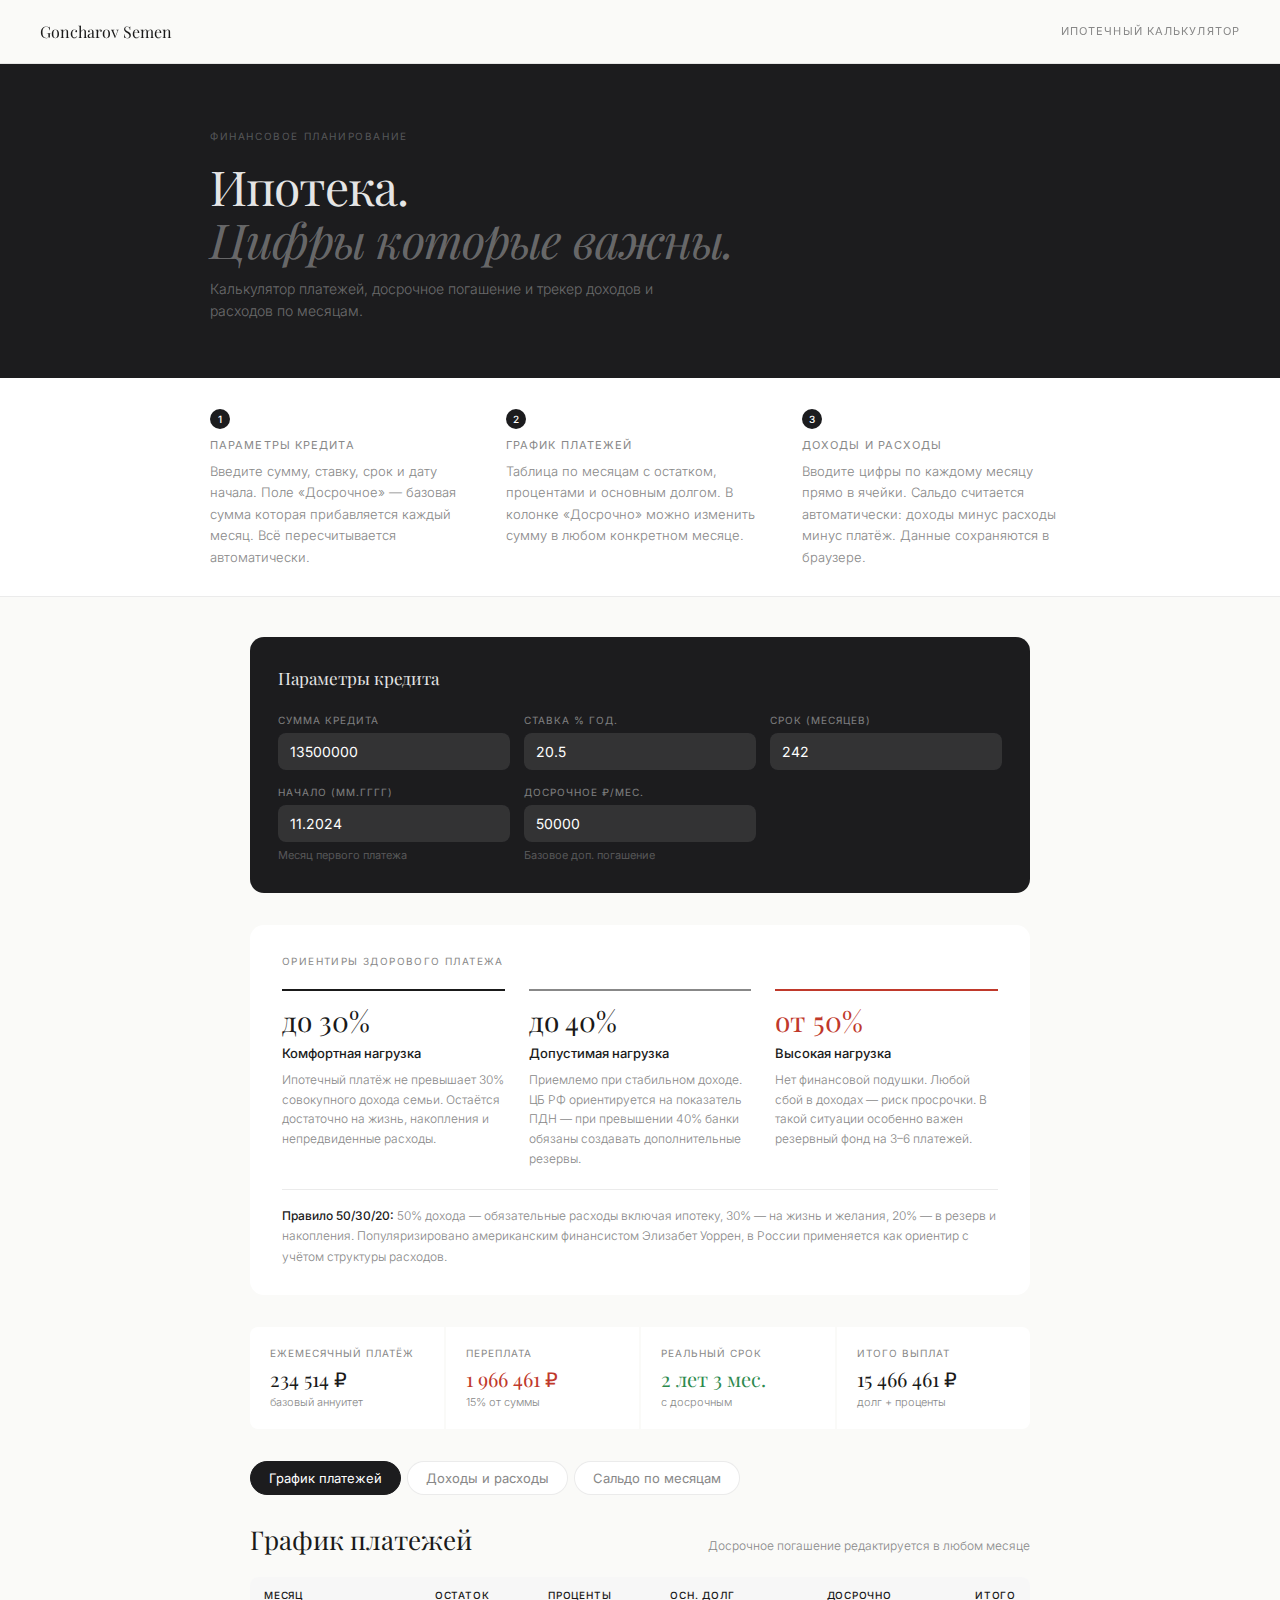
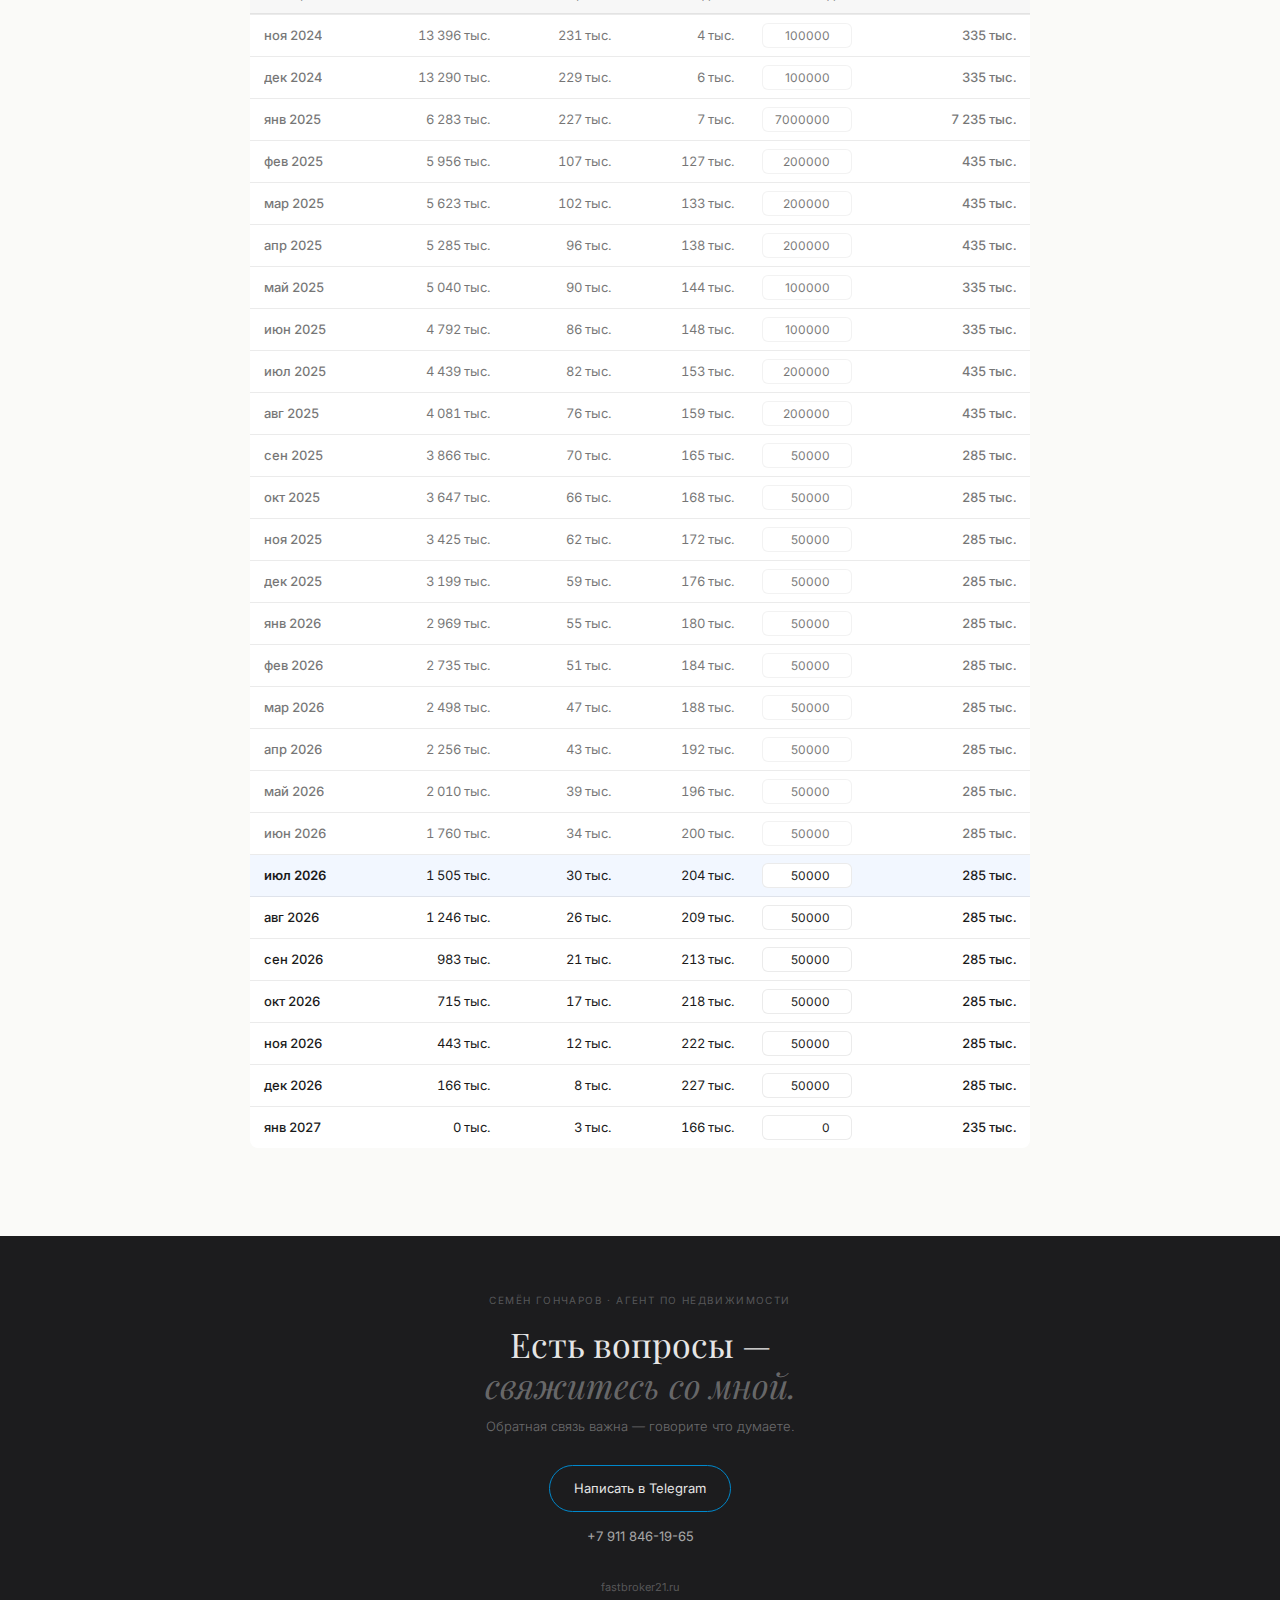
<file: mortgage-calc.html>
<!DOCTYPE html>
<html lang="ru">
<head>
<meta charset="UTF-8">
<meta name="viewport" content="width=device-width, initial-scale=1.0">
<title>Ипотечный калькулятор — Семён Гончаров</title>
<link href="https://fonts.googleapis.com/css2?family=Playfair+Display:ital,wght@0,400;1,400&family=Inter:wght@300;400;500&display=swap" rel="stylesheet">
<style>
*,*::before,*::after{box-sizing:border-box;margin:0;padding:0}
:root{--serif:'Playfair Display',serif;--sans:'Inter',sans-serif;--bg:#FAFAF8;--dark:#1C1C1E;--text:#1A1A1A;--muted:#888;--border:rgba(0,0,0,0.08);--green:#2D8A4E;--red:#C0392B;--accent:#0066FF;}
html{scroll-behavior:smooth}
body{font-family:var(--sans);background:var(--bg);color:var(--text);font-size:15px;line-height:1.6;-webkit-font-smoothing:antialiased}
.site-header{position:sticky;top:0;z-index:100;background:rgba(250,250,248,0.95);backdrop-filter:blur(12px);border-bottom:1px solid var(--border);padding:0 40px;height:64px;display:flex;align-items:center;justify-content:space-between}
.header-brand{font-family:var(--serif);font-size:16px;font-weight:400;text-decoration:none;color:var(--text)}
.header-right{font-size:11px;letter-spacing:0.1em;text-transform:uppercase;color:var(--muted)}
.hero{background:var(--dark);padding:64px 40px 56px}
.hero-inner{max-width:860px;margin:0 auto}
.hero-label{font-size:10px;letter-spacing:0.16em;text-transform:uppercase;color:rgba(229,229,229,0.3);margin-bottom:16px}
.hero-title{font-family:var(--serif);font-size:clamp(28px,4vw,48px);font-weight:400;line-height:1.1;letter-spacing:-0.02em;color:#E5E5E5;margin-bottom:12px}
.hero-title em{font-style:italic;color:rgba(229,229,229,0.4)}
.hero-sub{font-size:14px;color:rgba(229,229,229,0.4);font-weight:300;max-width:480px}
.how-it-works{background:#fff;border-bottom:1px solid var(--border);padding:28px 40px}
.how-grid{max-width:860px;margin:0 auto;display:grid;grid-template-columns:1fr 1fr 1fr;gap:28px}
.how-num{display:inline-flex;width:20px;height:20px;background:var(--dark);border-radius:50%;align-items:center;justify-content:center;color:#fff;font-size:10px;font-weight:500;margin-bottom:8px}
.how-ttl{font-size:11px;letter-spacing:0.1em;text-transform:uppercase;color:var(--muted);margin-bottom:6px}
.how-txt{font-size:13px;color:var(--muted);font-weight:300;line-height:1.65}
.wrap{max-width:860px;margin:0 auto;padding:40px 40px 80px}
.params-block{background:var(--dark);border-radius:14px;padding:28px;margin-bottom:32px}
.params-title{font-family:var(--serif);font-size:17px;color:#E5E5E5;margin-bottom:20px}
.params-grid{display:grid;grid-template-columns:repeat(3,1fr);gap:14px}
.pf{display:flex;flex-direction:column;gap:5px}
.pf label{font-size:10px;letter-spacing:0.1em;text-transform:uppercase;color:rgba(229,229,229,0.5)}
.pf input{background:rgba(255,255,255,0.1);border:none;border-radius:8px;padding:10px 12px;font-family:var(--sans);font-size:14px;color:#fff;outline:none;width:100%;transition:background .2s}
.pf input:focus{background:rgba(255,255,255,0.16)}
.pf input::placeholder{color:rgba(255,255,255,0.3)}
.pf small{font-size:11px;color:rgba(229,229,229,0.3)}
.summary{display:grid;grid-template-columns:repeat(4,1fr);gap:2px;margin-bottom:32px}
.sc{background:#fff;padding:18px 20px}
.sc:first-child{border-radius:8px 0 0 8px}
.sc:last-child{border-radius:0 8px 8px 0}
.sc-label{font-size:10px;letter-spacing:0.1em;text-transform:uppercase;color:var(--muted);margin-bottom:6px}
.sc-val{font-family:var(--serif);font-size:20px;font-weight:400;line-height:1.2}
.sc-val.red{color:var(--red)}.sc-val.green{color:var(--green)}
.sc-sub{font-size:11px;color:var(--muted);margin-top:3px;font-weight:300}
.tabs{display:flex;gap:6px;margin-bottom:24px}
.tab-btn{padding:8px 18px;border-radius:999px;font-size:13px;font-weight:400;cursor:pointer;border:1px solid var(--border);background:#fff;color:var(--muted);transition:all .15s;font-family:var(--sans)}
.tab-btn.on{background:var(--dark);color:#fff;border-color:var(--dark)}
.tab-panel{display:none}
.tab-panel.on{display:block}
.section-head{display:flex;align-items:baseline;justify-content:space-between;margin-bottom:16px}
.section-title{font-family:var(--serif);font-size:clamp(20px,2.5vw,26px);font-weight:400}
.section-hint{font-size:12px;color:var(--muted);font-weight:300}
.tbl-wrap{overflow-x:auto;border-radius:8px;margin-bottom:8px}
table.dtbl{width:100%;border-collapse:collapse;background:#fff;min-width:560px}
table.dtbl th{font-size:10px;letter-spacing:0.08em;text-transform:uppercase;color:var(--text);font-weight:500;padding:10px 14px;text-align:right;border-bottom:2px solid var(--border);background:rgba(0,0,0,0.03);white-space:nowrap}
table.dtbl th:first-child{text-align:left}
table.dtbl td{padding:8px 14px;border-bottom:1px solid var(--border);font-size:13px;font-weight:400;text-align:right;color:#1A1A1A!important;font-variant-numeric:tabular-nums;vertical-align:middle}
table.dtbl td:first-child{text-align:left;font-weight:500;color:var(--text);white-space:nowrap}
table.dtbl tr:last-child td{border-bottom:none}
table.dtbl tr.past td{opacity:.6}
table.dtbl input.cell-in{border:1px solid var(--border);background:#fff;border-radius:6px;padding:4px 6px;font-family:var(--sans);font-size:12px;color:var(--text);width:90px;outline:none;text-align:right;transition:all .15s;display:block}
table.dtbl input.cell-in:focus{border-color:var(--accent);box-shadow:0 0 0 3px rgba(0,102,255,.08)}
.num-pos{color:var(--green);font-weight:500}.num-neg{color:var(--red);font-weight:500}.num-dk{color:var(--text);font-weight:500}
.chart-box{background:#fff;border-radius:8px;padding:24px;margin-bottom:8px}
.chart-bars{display:flex;align-items:flex-end;gap:2px;height:160px;margin-top:12px}
.chart-bar{flex:1;min-width:3px;border-radius:2px 2px 0 0}
.chart-bar.pos{background:var(--green)}.chart-bar.neg{background:var(--red)}
.chart-zero{height:1px;background:rgba(0,0,0,.1);margin-top:2px}
.chart-xl{display:flex;gap:2px;margin-top:4px}
.chart-xl span{flex:1;font-size:9px;color:var(--muted);text-align:center;overflow:hidden}
.footer{background:var(--dark);padding:56px 40px;text-align:center}
.footer-label{font-size:10px;letter-spacing:0.14em;text-transform:uppercase;color:rgba(229,229,229,0.3);margin-bottom:16px}
.footer-title{font-family:var(--serif);font-size:clamp(22px,3vw,34px);font-weight:400;color:#E5E5E5;line-height:1.2;margin-bottom:10px}
.footer-title em{font-style:italic;color:rgba(229,229,229,.4)}
.footer-sub{font-size:13px;color:rgba(229,229,229,.4);margin-bottom:28px;font-weight:300;line-height:1.65}
.tg-btn{display:inline-flex;align-items:center;gap:8px;padding:12px 24px;border:1px solid #0088cc;border-radius:999px;text-decoration:none;background:transparent;color:#E5E5E5;font-family:var(--sans);font-size:13px;transition:background .2s}
.tg-btn:hover,.tg-btn:active{background:#0088cc}
.footer-copy{margin-top:32px;font-size:11px;color:rgba(229,229,229,.2)}
.footer-copy a{color:rgba(229,229,229,.3);text-decoration:none}

/* Mobile tracker cards */
.tracker-cards{display:none}
.tr-card{background:#fff;border-radius:8px;margin-bottom:8px;overflow:hidden}
.tr-card-head{padding:14px 16px;display:flex;justify-content:space-between;align-items:center;cursor:pointer;user-select:none}
.tr-card-month{font-weight:500;font-size:14px;color:var(--text)}
.tr-card-saldo{font-size:14px;font-weight:500}
.tr-card-body{display:none;padding:0 16px 16px;border-top:1px solid var(--border)}
.tr-card.open .tr-card-body{display:grid;grid-template-columns:1fr 1fr;gap:10px;padding-top:12px}
.tr-field{display:flex;flex-direction:column;gap:4px}
.tr-field label{font-size:10px;letter-spacing:0.08em;text-transform:uppercase;color:var(--muted)}
.tr-field input{border:1px solid var(--border);border-radius:6px;padding:7px 10px;font-family:var(--sans);font-size:13px;color:#1A1A1A;outline:none;width:100%;transition:border-color .15s}
.tr-field input:focus{border-color:var(--accent);box-shadow:0 0 0 3px rgba(0,102,255,.08)}
.tr-field input:focus{border-color:var(--accent)}
.tr-card-chevron{font-size:16px;color:var(--muted);transition:transform .2s}
.tr-card.open .tr-card-chevron{transform:rotate(180deg)}
.tr-totals{display:grid;grid-template-columns:1fr 1fr 1fr;gap:2px;margin-top:10px}
.tr-totals-item{background:rgba(0,0,0,0.03);border-radius:4px;padding:8px 10px}
.tr-totals-label{font-size:9px;letter-spacing:0.08em;text-transform:uppercase;color:var(--muted);margin-bottom:2px}
.tr-totals-val{font-size:13px;font-weight:500}

@media(max-width:720px){
  #pnl-t .tbl-wrap{display:none}
  .tracker-cards{display:block}
  .params-grid{grid-template-columns:1fr 1fr}
  .tabs{flex-wrap:wrap}
}

@media(max-width:640px){
  .site-header,.hero,.how-it-works,.footer{padding-left:20px;padding-right:20px}
  .wrap{padding:28px 20px 60px}
  .how-grid,.params-grid{grid-template-columns:1fr}
  .summary{grid-template-columns:1fr 1fr}
  .sc:first-child{border-radius:8px 8px 0 0}.sc:nth-child(2){border-radius:0 8px 0 0}
  .sc:nth-child(3){border-radius:0 0 0 8px}.sc:last-child{border-radius:0 0 8px 0}
}
</style>
</head>
<body>
<header class="site-header">
  <a class="header-brand" href="https://fastbroker21.ru">Goncharov Semen</a>
  <span class="header-right">Ипотечный калькулятор</span>
</header>
<section class="hero">
  <div class="hero-inner">
    <p class="hero-label">Финансовое планирование</p>
    <h1 class="hero-title">Ипотека.<br><em>Цифры которые важны.</em></h1>
    <p class="hero-sub">Калькулятор платежей, досрочное погашение и трекер доходов и расходов по месяцам.</p>
  </div>
</section>
<div class="how-it-works">
  <div class="how-grid">
    <div>
      <div class="how-num">1</div>
      <div class="how-ttl">Параметры кредита</div>
      <div class="how-txt">Введите сумму, ставку, срок и дату начала. Поле «Досрочное» — базовая сумма которая прибавляется каждый месяц. Всё пересчитывается автоматически.</div>
    </div>
    <div>
      <div class="how-num">2</div>
      <div class="how-ttl">График платежей</div>
      <div class="how-txt">Таблица по месяцам с остатком, процентами и основным долгом. В колонке «Досрочно» можно изменить сумму в любом конкретном месяце.</div>
    </div>
    <div>
      <div class="how-num">3</div>
      <div class="how-ttl">Доходы и расходы</div>
      <div class="how-txt">Вводите цифры по каждому месяцу прямо в ячейки. Сальдо считается автоматически: доходы минус расходы минус платёж. Данные сохраняются в браузере.</div>
    </div>
  </div>
</div>
<div class="wrap">
  <div class="params-block">
    <div class="params-title">Параметры кредита</div>
    <div class="params-grid">
      <div class="pf"><label>Сумма кредита</label><input id="pa" type="number" value="13500000"></div>
      <div class="pf"><label>Ставка % год.</label><input id="pr" type="number" step="0.1" value="20.5"></div>
      <div class="pf"><label>Срок (месяцев)</label><input id="pt" type="number" value="242"></div>
      <div class="pf"><label>Начало (мм.гггг)</label><input id="ps" type="text" value="11.2024" placeholder="11.2024"><small>Месяц первого платежа</small></div>
      <div class="pf"><label>Досрочное ₽/мес.</label><input id="pe" type="number" value="50000"><small>Базовое доп. погашение</small></div>
    </div>
  </div>

  <!-- RULES BLOCK -->
  <div style="background:#fff;border-radius:14px;padding:28px 32px;margin-bottom:32px">
    <div style="font-size:10px;letter-spacing:0.14em;text-transform:uppercase;color:var(--muted);margin-bottom:20px">Ориентиры здорового платежа</div>
    <div style="display:grid;grid-template-columns:1fr 1fr 1fr;gap:24px">

      <div style="border-top:2px solid #1A1A1A;padding-top:16px">
        <div style="font-family:var(--serif);font-size:28px;font-weight:400;color:#1A1A1A;line-height:1;margin-bottom:8px">до 30%</div>
        <div style="font-size:13px;font-weight:500;color:#1A1A1A;margin-bottom:6px">Комфортная нагрузка</div>
        <div style="font-size:12px;color:var(--muted);font-weight:300;line-height:1.65">Ипотечный платёж не превышает 30% совокупного дохода семьи. Остаётся достаточно на жизнь, накопления и непредвиденные расходы.</div>
      </div>

      <div style="border-top:2px solid #888;padding-top:16px">
        <div style="font-family:var(--serif);font-size:28px;font-weight:400;color:#1A1A1A;line-height:1;margin-bottom:8px">до 40%</div>
        <div style="font-size:13px;font-weight:500;color:#1A1A1A;margin-bottom:6px">Допустимая нагрузка</div>
        <div style="font-size:12px;color:var(--muted);font-weight:300;line-height:1.65">Приемлемо при стабильном доходе. ЦБ РФ ориентируется на показатель ПДН — при превышении 40% банки обязаны создавать дополнительные резервы.</div>
      </div>

      <div style="border-top:2px solid var(--red);padding-top:16px">
        <div style="font-family:var(--serif);font-size:28px;font-weight:400;color:var(--red);line-height:1;margin-bottom:8px">от 50%</div>
        <div style="font-size:13px;font-weight:500;color:#1A1A1A;margin-bottom:6px">Высокая нагрузка</div>
        <div style="font-size:12px;color:var(--muted);font-weight:300;line-height:1.65">Нет финансовой подушки. Любой сбой в доходах — риск просрочки. В такой ситуации особенно важен резервный фонд на 3–6 платежей.</div>
      </div>

    </div>
    <div style="margin-top:20px;padding-top:16px;border-top:1px solid var(--border);font-size:12px;color:var(--muted);font-weight:300;line-height:1.7">
      <strong style="font-weight:500;color:#1A1A1A">Правило 50/30/20:</strong> 50% дохода — обязательные расходы включая ипотеку, 30% — на жизнь и желания, 20% — в резерв и накопления. Популяризировано американским финансистом Элизабет Уоррен, в России применяется как ориентир с учётом структуры расходов.
    </div>
  </div>

  <div class="summary" id="sum"></div>
  <div class="tabs">
    <button class="tab-btn on" id="btn-s" onclick="sw('s')">График платежей</button>
    <button class="tab-btn" id="btn-t" onclick="sw('t')">Доходы и расходы</button>
    <button class="tab-btn" id="btn-c" onclick="sw('c')">Сальдо по месяцам</button>
  </div>
  <div class="tab-panel on" id="pnl-s">
    <div class="section-head"><h2 class="section-title">График платежей</h2><span class="section-hint">Досрочное погашение редактируется в любом месяце</span></div>
    <div class="tbl-wrap"><table class="dtbl" id="ts"></table></div>
  </div>
  <div class="tab-panel" id="pnl-t">
    <div class="section-head"><h2 class="section-title">Доходы и расходы</h2><span class="section-hint">Нажмите на строку чтобы раскрыть детали</span></div>
    <div class="tbl-wrap"><table class="dtbl" id="tt"></table></div>
    <div class="tracker-cards" id="tracker-cards"></div>
  </div>
  <div class="tab-panel" id="pnl-c">
    <div class="section-head"><h2 class="section-title">Сальдо по месяцам</h2><span class="section-hint">Первые 36 месяцев</span></div>
    <div class="chart-box" id="ch"></div>
  </div>
</div>
<footer class="footer">
  <p class="footer-label">Семён Гончаров · Агент по недвижимости</p>
  <h2 class="footer-title">Есть вопросы —<br><em>свяжитесь со мной.</em></h2>
  <p class="footer-sub">Обратная связь важна — говорите что думаете.</p>
  <a class="tg-btn" href="https://t.me/semengme" target="_blank" rel="noopener">Написать в Telegram</a>
  <p style="margin-top:14px;font-size:13px;color:rgba(229,229,229,0.6)"><a href="tel:+79118461965" style="color:rgba(229,229,229,0.7);text-decoration:none">+7 911 846-19-65</a></p>
  <p class="footer-copy"><a href="https://fastbroker21.ru">fastbroker21.ru</a></p>
</footer>
<script>
var MON=['янв','фев','мар','апр','май','июн','июл','авг','сен','окт','ноя','дек'];
function fmt(n){return n==null?'—':Math.round(n).toLocaleString('ru-RU')+' ₽';}
function fmtK(n){return n==null?'—':Math.round(n/1000).toLocaleString('ru-RU')+' тыс.';}
function addM(m,y,n){var mm=m+n,yy=y;while(mm>12){mm-=12;yy++;}while(mm<1){mm+=12;yy--;}return{m:mm,y:yy};}
function ml(m,y){return MON[m-1]+' '+y;}
function sv(k,v){try{localStorage.setItem('mc2_'+k,JSON.stringify(v));}catch(e){}}
function lv(k,d){try{var r=localStorage.getItem('mc2_'+k);return r?JSON.parse(r):d;}catch(e){return d;}}
var EO=lv('eo',{});
var TR=lv('tr',{});
function defT(){return{inc:400000,sp2:100000};}
// presets
var PE={'2024-11':100000,'2024-12':100000,'2025-1':7000000,'2025-2':200000,'2025-3':200000,'2025-4':200000,'2025-5':100000,'2025-6':100000,'2025-7':200000,'2025-8':200000,'2025-9':50000,'2025-10':50000,'2025-11':50000,'2025-12':50000};
var PT={'2024-11':{inc:550000,sp2:110000},'2024-12':{inc:400000,sp2:100000},'2025-1':{inc:7600000,sp2:150000},'2025-2':{inc:800000,sp2:100000},'2025-3':{inc:400000,sp2:100000},'2025-4':{inc:400000,sp2:400000}};
Object.keys(PE).forEach(function(k){if(EO[k]===undefined)EO[k]=PE[k];});
Object.keys(PT).forEach(function(k){if(!TR[k])TR[k]=PT[k];});

function pStart(){var p=document.getElementById('ps').value.split('.');return p.length===2?{m:+p[0],y:+p[1]}:{m:11,y:2024};}

function calcRows(){
  var amt=+document.getElementById('pa').value||0;
  var rate=+document.getElementById('pr').value||0;
  var term=+document.getElementById('pt').value||0;
  var bE=+document.getElementById('pe').value||0;
  var st=pStart();
  var mr=rate/100/12;
  var ann=mr>0&&term>0?amt*mr*Math.pow(1+mr,term)/(Math.pow(1+mr,term)-1):0;
  var rows=[],bal=amt,totI=0;
  var now=new Date(),ny=now.getFullYear(),nm=now.getMonth()+1;
  for(var i=0;i<term;i++){
    if(bal<=0)break;
    var d=addM(st.m,st.y,i);
    var k=d.y+'-'+d.m;
    var e=EO[k]!==undefined?EO[k]:bE;
    var int=bal*mr;
    var pri=Math.min(ann-int,bal);
    var ea=Math.min(e,Math.max(0,bal-pri));
    var pay=ann+ea;
    var bB=bal;
    bal=Math.max(0,bal-pri-ea);
    totI+=int;
    var past=(d.y<ny||(d.y===ny&&d.m<nm));
    var cur=(d.y===ny&&d.m===nm);
    rows.push({i:i+1,m:d.m,y:d.y,k:k,bB:bB,int:int,pri:pri,ea:ea,pay:pay,bA:bal,past:past,cur:cur});
  }
  return{rows:rows,ann:ann,totI:totI,amt:amt};
}

function rSum(d){
  var at=d.rows.length,y=Math.floor(at/12),m=at%12;
  var ts=(y?y+' лет ':'')+(m?m+' мес.':'');
  document.getElementById('sum').innerHTML=
    '<div class="sc"><div class="sc-label">Ежемесячный платёж</div><div class="sc-val">'+fmt(d.ann)+'</div><div class="sc-sub">базовый аннуитет</div></div>'+
    '<div class="sc"><div class="sc-label">Переплата</div><div class="sc-val red">'+fmt(d.totI)+'</div><div class="sc-sub">'+Math.round(d.totI/d.amt*100)+'% от суммы</div></div>'+
    '<div class="sc"><div class="sc-label">Реальный срок</div><div class="sc-val green">'+ts+'</div><div class="sc-sub">с досрочным</div></div>'+
    '<div class="sc"><div class="sc-label">Итого выплат</div><div class="sc-val">'+fmt(d.amt+d.totI)+'</div><div class="sc-sub">долг + проценты</div></div>';
}

function rSchedule(d){
  var h='<thead><tr><th>Месяц</th><th>Остаток</th><th>Проценты</th><th>Осн. долг</th><th>Досрочно</th><th>Итого</th></tr></thead><tbody>';
  d.rows.forEach(function(r){
    h+='<tr'+(r.past?' class="past"':'')+(r.cur?' style="background:rgba(0,102,255,.05)"':'')+'>';
    h+='<td style="'+(r.cur?'font-weight:600':'')+'">'+ml(r.m,r.y)+'</td>';
    h+='<td style="color:#555">'+fmtK(r.bA)+'</td>';
    h+='<td style="color:var(--red)">'+fmtK(r.int)+'</td>';
    h+='<td style="color:#333">'+fmtK(r.pri)+'</td>';
    h+='<td><input class="cell-in" type="number" value="'+Math.round(r.ea)+'" data-k="'+r.k+'" onchange="setE(this)"></td>';
    h+='<td style="color:#1A1A1A;font-weight:500">'+fmtK(r.pay)+'</td>';
    h+='</tr>';
  });
  h+='</tbody>';
  document.getElementById('ts').innerHTML=h;
}

function toggleMobileCard(el){el.closest('.tr-card').classList.toggle('open');}

function rTracker(d){
  var rows=d.rows.slice(0,36);

  // Desktop - 4 simple columns
  var h='<thead><tr>';
  h+='<th style="text-align:left">Месяц</th>';
  h+='<th>Доходы</th><th>Расходы</th><th>Ипотека</th><th>Сальдо</th>';
  h+='</tr></thead><tbody>';

  rows.forEach(function(r){
    var t=TR[r.k]||defT();
    var inc=+t.inc||0;
    var sp2=+t.sp2||0;
    var sal=inc-sp2-r.pay;
    var sc=sal>=0?'#2D8A4E':'#C0392B';
    var k=r.k;
    h+='<tr data-sum="'+k+'">';
    h+='<td style="color:#1A1A1A;font-weight:500;text-align:left;white-space:nowrap">'+ml(r.m,r.y)+'</td>';
    h+='<td style="padding:6px 10px"><input type="number" class="cell-in" value="'+inc+'" data-k="'+k+'" data-f="inc" onchange="saveTr(this)" placeholder="0"></td>';
    h+='<td style="padding:6px 10px"><input type="number" class="cell-in" value="'+sp2+'" data-k="'+k+'" data-f="sp2" onchange="saveTr(this)" placeholder="0"></td>';
    h+='<td style="color:#C0392B;font-weight:400">'+fmt(r.pay)+'</td>';
    h+='<td style="font-weight:600;color:'+sc+'">'+fmt(sal)+'</td>';
    h+='</tr>';
  });
  h+='</tbody>';
  document.getElementById('tt').innerHTML=h;

  // Mobile cards
  var cards='';
  rows.forEach(function(r){
    var t=TR[r.k]||defT();
    var inc=+t.inc||0;
    var sp2=+t.sp2||0;
    var sal=inc-sp2-r.pay;
    var scol=sal>=0?'var(--green)':'var(--red)';
    var k=r.k;
    cards+='<div class="tr-card" id="trc-'+k+'">';
    cards+='<div class="tr-card-head" onclick="toggleMobileCard(this)">';
    cards+='<span class="tr-card-month">'+ml(r.m,r.y)+'</span>';
    cards+='<div style="display:flex;align-items:center;gap:8px"><span style="font-size:14px;font-weight:600;color:'+scol+'">'+fmt(sal)+'</span><span class="tr-card-chevron">&#8964;</span></div>';
    cards+='</div>';
    cards+='<div class="tr-card-body">';
    cards+='<div class="tr-field"><label>Доходы</label><input type="number" value="'+inc+'" data-k="'+k+'" data-f="inc" onchange="saveTr(this)" placeholder="0"></div>';
    cards+='<div class="tr-field"><label>Расходы</label><input type="number" value="'+sp2+'" data-k="'+k+'" data-f="sp2" onchange="saveTr(this)" placeholder="0"></div>';
    cards+='<div style="grid-column:1/-1;display:grid;grid-template-columns:1fr 1fr;gap:8px;margin-top:4px">';
    cards+='<div style="background:rgba(0,0,0,0.04);border-radius:6px;padding:8px 10px"><div style="font-size:10px;text-transform:uppercase;letter-spacing:0.08em;color:#888;margin-bottom:3px">Ипотека</div><div style="font-size:13px;font-weight:600;color:#C0392B">'+fmt(r.pay)+'</div></div>';
    cards+='<div style="background:rgba(0,0,0,0.04);border-radius:6px;padding:8px 10px"><div style="font-size:10px;text-transform:uppercase;letter-spacing:0.08em;color:#888;margin-bottom:3px">Сальдо</div><div style="font-size:13px;font-weight:600;color:'+scol+'">'+fmt(sal)+'</div></div>';
    cards+='</div>';
    cards+='</div></div>';
  });
  var el=document.getElementById('tracker-cards');
  if(el)el.innerHTML=cards;
}


function saveTr(inp){
  var k=inp.dataset.k;
  if(!TR[k])TR[k]=defT();
  TR[k][inp.dataset.f]=+inp.value||0;
  sv('tr',TR);
  var d=calcRows();
  var row=d.rows.find(function(r){return r.k===k;});
  if(row){
    var t=TR[k];
    var inc=+t.inc||0;
    var sp2=+t.sp2||0;
    var sal=inc-sp2-row.pay;
    var sc=sal>=0?'#2D8A4E':'#C0392B';
    var tr=document.querySelector('tr[data-sum="'+k+'"]');
    if(tr){
      var tds=tr.querySelectorAll('td');
      var n=tds.length;
      if(tds[n-1]){tds[n-1].textContent=fmt(sal);tds[n-1].style.color=sc;}
    }
    var card=document.getElementById('trc-'+k);
    if(card){
      var hSal=card.querySelector('.tr-card-head [style*="font-weight:600"]');
      if(hSal){hSal.textContent=fmt(sal);hSal.style.color=sal>=0?'var(--green)':'var(--red)';}
      var tots=card.querySelectorAll('[style*="border-radius:6px"] [style*="font-weight:600"]');
      if(tots[1]){tots[1].textContent=fmt(sal);tots[1].style.color=sal>=0?'var(--green)':'var(--red)';}
    }
  }
  if(document.getElementById('pnl-c').classList.contains('on'))rChart(d);
}

function rChart(d){
  var rows=d.rows.slice(0,36);
  var sals=rows.map(function(r){
    var t=TR[r.k]||defT();
    var inc=+t.inc||0;
    var sp2=+t.sp2||0;
    return{m:r.m,y:r.y,v:inc-sp2-r.pay};
  });
  var mx=Math.max.apply(null,sals.map(function(s){return Math.abs(s.v);}));
  if(!mx)mx=1;
  var H=140;
  var bars=sals.map(function(s){
    var h=Math.max(3,Math.abs(s.v)/mx*H);
    return '<div class="chart-bar '+(s.v>=0?'pos':'neg')+'" style="height:'+h+'px" title="'+ml(s.m,s.y)+': '+fmt(s.v)+'"></div>';
  }).join('');
  var labels=sals.filter(function(_,i){return i%4===0;}).map(function(s){
    return '<span style="flex:4">'+s.m+'.'+(s.y+'').slice(2)+'</span>';
  }).join('');
  var pos=sals.filter(function(s){return s.v>0;}).length;
  document.getElementById('ch').innerHTML=
    '<div style="display:flex;justify-content:space-between;margin-bottom:8px">'+
    '<div><span style="font-size:12px;color:var(--green);font-weight:500;margin-right:12px">+ '+pos+' мес. в плюсе</span>'+
    '<span style="font-size:12px;color:var(--red);font-weight:500">- '+(sals.length-pos)+' мес. в минусе</span></div>'+
    '<span style="font-size:11px;color:var(--muted)">первые 36 мес.</span></div>'+
    '<div class="chart-bars">'+bars+'</div>'+
    '<div class="chart-zero"></div>'+
    '<div class="chart-xl">'+labels+'</div>';
}


function sw(n){
  ['s','t','c'].forEach(function(x){
    document.getElementById('pnl-'+x).classList.toggle('on',x===n);
    document.getElementById('btn-'+x).classList.toggle('on',x===n);
  });
  var d=calcRows();
  if(n==='s')rSchedule(d);
  if(n==='t')rTracker(d);
  if(n==='c')rChart(d);
}

function go(){
  var d=calcRows();
  rSum(d);
  rSchedule(d);
}

document.querySelectorAll('.params-block input').forEach(function(i){i.addEventListener('input',go);});
go();
</script>
</body>
</html>
</file>
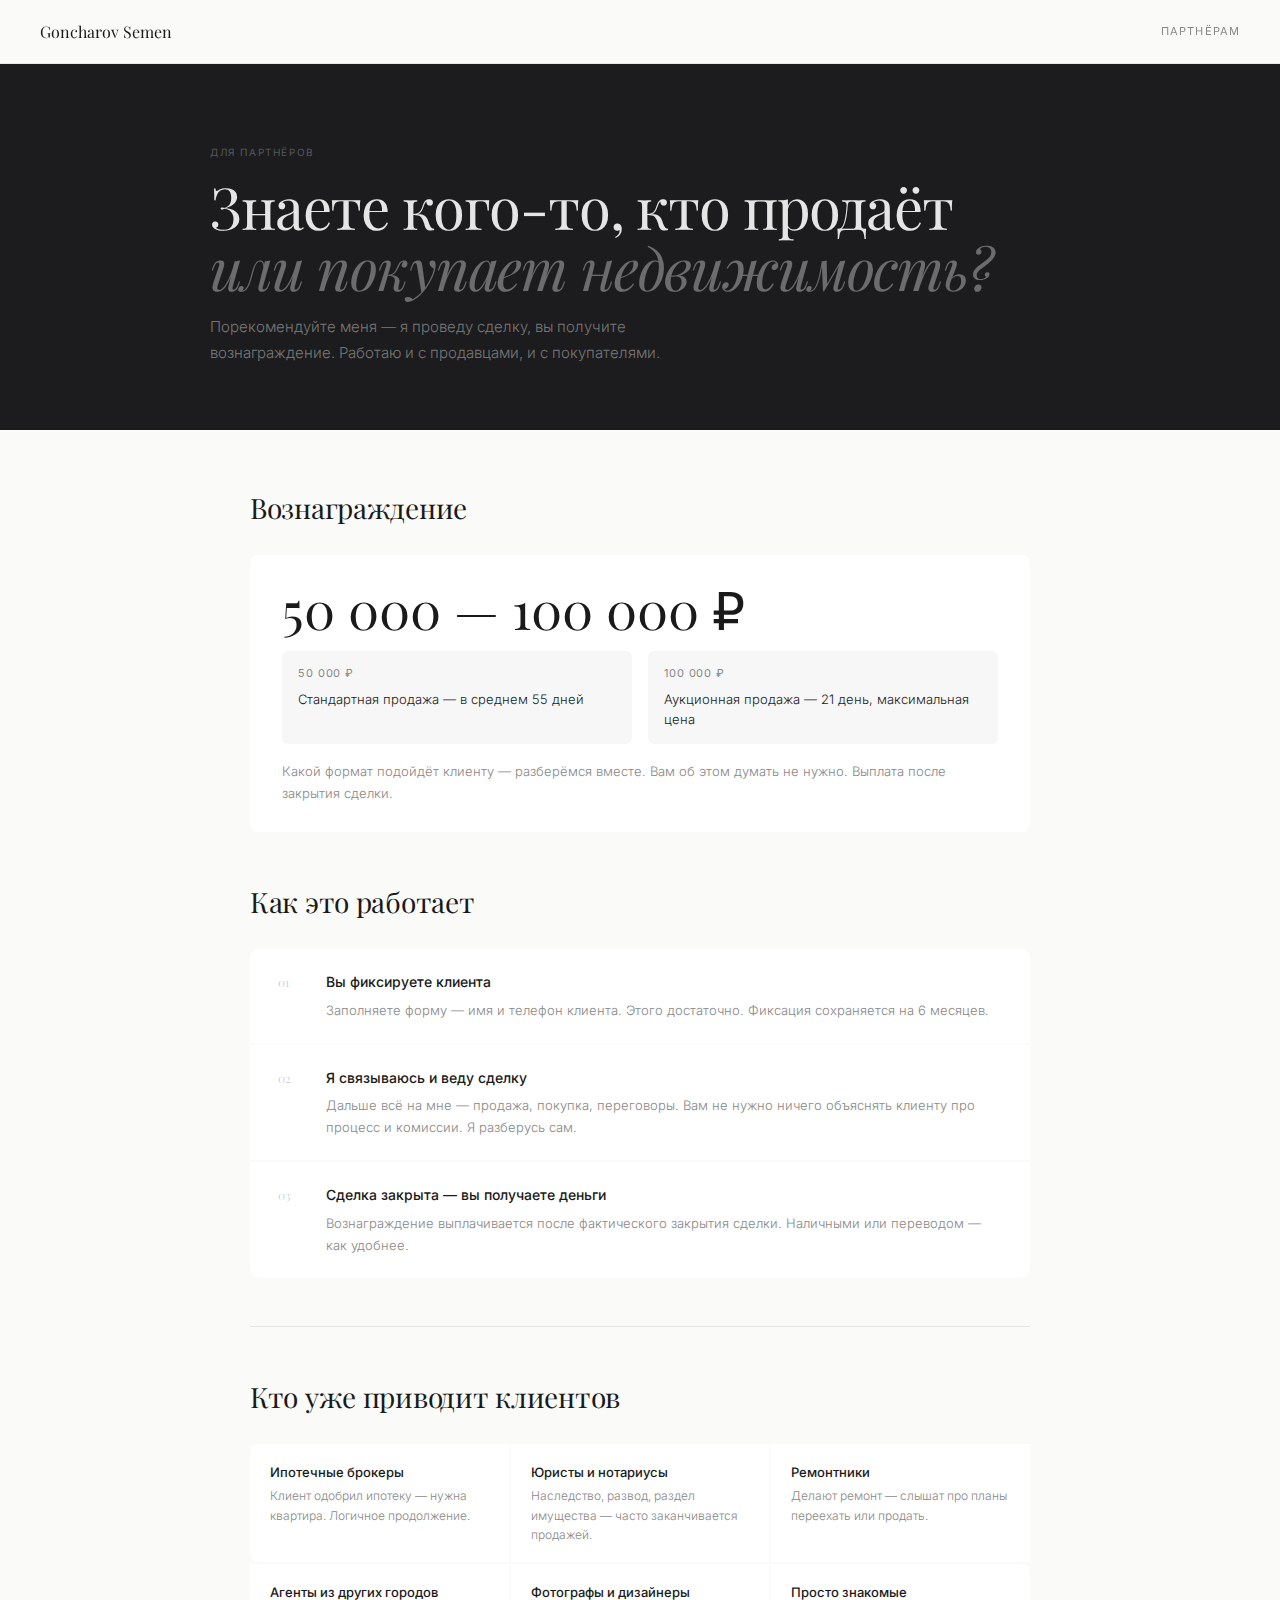
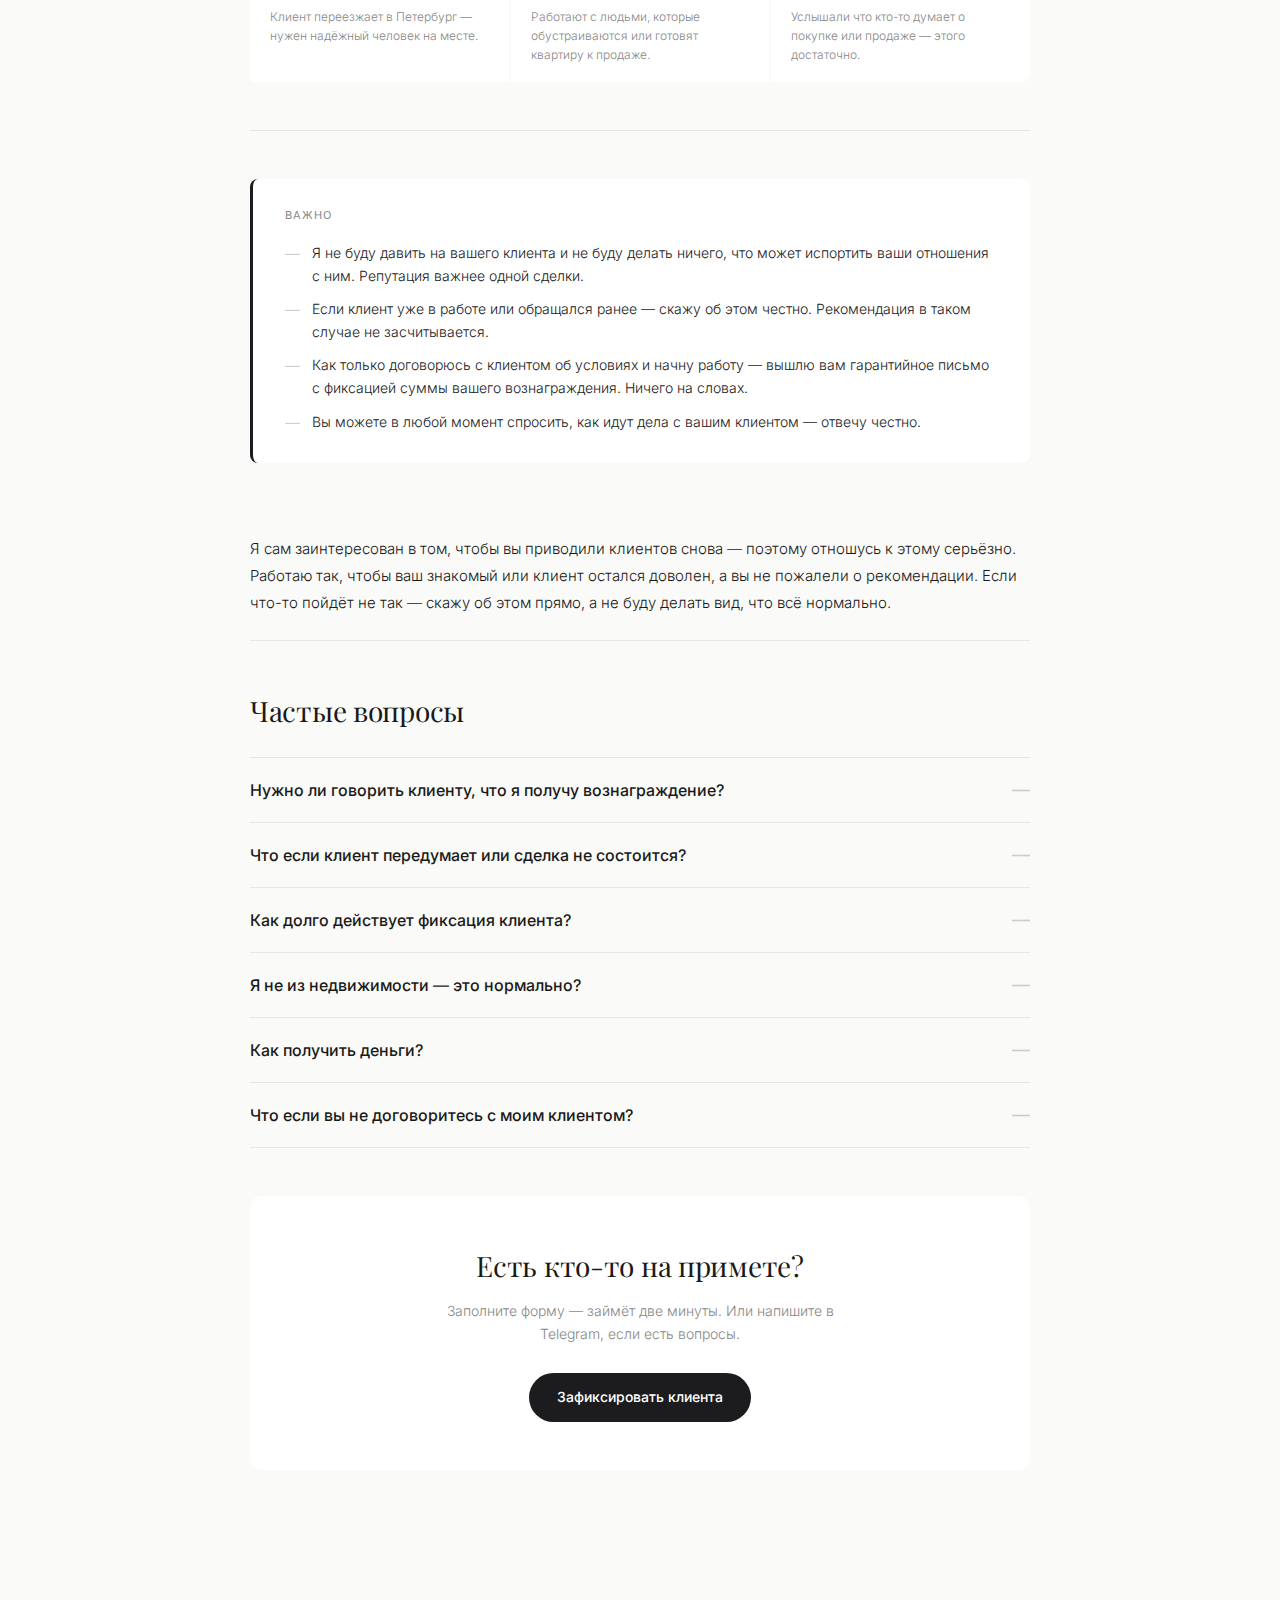
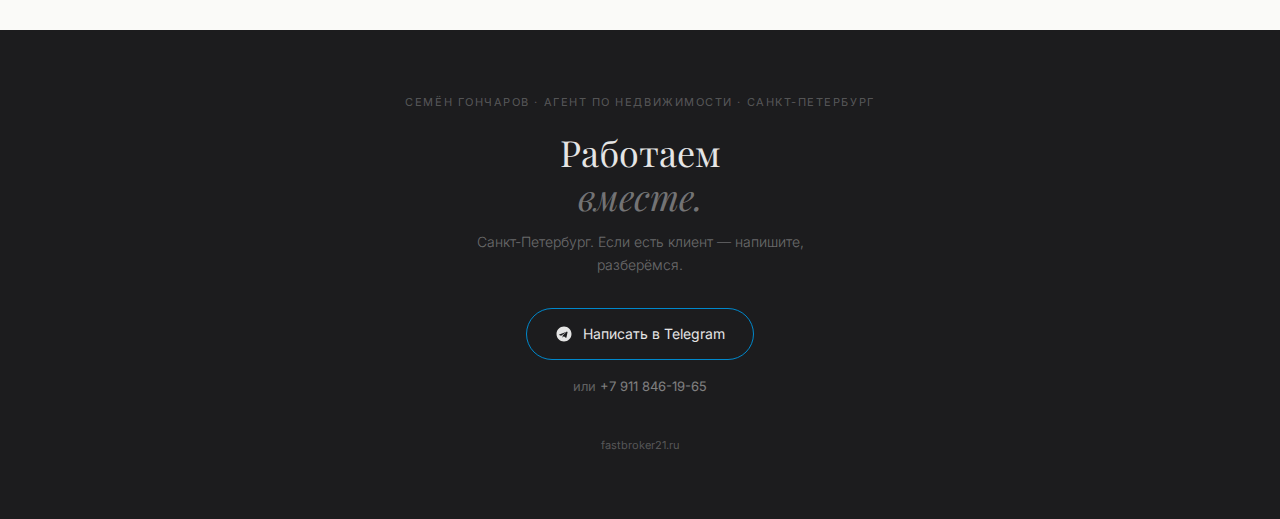
<file: partner.html>
<!DOCTYPE html>
<html lang="ru">
<head>
<meta charset="UTF-8">
<meta name="viewport" content="width=device-width, initial-scale=1.0">
<title>Партнёрам — Семён Гончаров</title>
<link rel="preconnect" href="https://fonts.googleapis.com">
<link rel="preconnect" href="https://fonts.gstatic.com" crossorigin>
<link href="https://fonts.googleapis.com/css2?family=Playfair+Display:ital,wght@0,400;0,500;1,400&family=Inter:wght@300;400;500&display=swap" rel="stylesheet">
<style>
*,*::before,*::after{box-sizing:border-box;margin:0;padding:0}
:root{
  --serif:'Playfair Display',serif;
  --sans:'Inter',sans-serif;
  --bg:#FAFAF8;--dark:#1C1C1E;
  --text:#1A1A1A;--muted:#888;--border:rgba(0,0,0,0.08);
  --green:#2D8A4E;
}
html{scroll-behavior:smooth}
body{font-family:var(--sans);background:var(--bg);color:var(--text);-webkit-font-smoothing:antialiased;font-size:15px;line-height:1.6}

.site-header{position:sticky;top:0;z-index:100;background:rgba(250,250,248,0.95);backdrop-filter:blur(12px);-webkit-backdrop-filter:blur(12px);border-bottom:1px solid var(--border);padding:0 40px;height:64px;display:flex;align-items:center;justify-content:space-between}
.header-brand{font-family:var(--serif);font-size:16px;font-weight:400;text-decoration:none;color:var(--text)}
.header-right{font-size:11px;letter-spacing:0.1em;text-transform:uppercase;color:var(--muted)}

.hero{background:var(--dark);padding:80px 40px 64px}
.hero-inner{max-width:860px;margin:0 auto}
.hero-label{font-size:10px;letter-spacing:0.16em;text-transform:uppercase;color:rgba(229,229,229,0.3);margin-bottom:16px}
.hero-title{font-family:var(--serif);font-size:clamp(32px,5vw,58px);font-weight:400;line-height:1.05;letter-spacing:-0.02em;color:#E5E5E5;margin-bottom:16px}
.hero-title em{font-style:italic;color:rgba(229,229,229,0.4)}
.hero-sub{font-size:15px;color:rgba(229,229,229,0.45);font-weight:300;max-width:520px;line-height:1.75}

.content{max-width:860px;margin:0 auto;padding:56px 40px 80px}
.section-head{display:flex;align-items:baseline;justify-content:space-between;margin-bottom:24px}
.section-title{font-family:var(--serif);font-size:clamp(20px,2.5vw,28px);font-weight:400;letter-spacing:-0.01em}

/* REWARD */
.reward-block{background:#fff;border-radius:8px;padding:32px;margin-bottom:48px;display:grid;grid-template-columns:1fr 1fr;gap:2px}
.reward-item{padding:24px 28px}
.reward-item:first-child{border-radius:8px 0 0 8px;background:#fff}
.reward-item:last-child{border-radius:0 8px 8px 0;background:rgba(0,0,0,0.02)}
.reward-amount{font-family:var(--serif);font-size:clamp(28px,4vw,44px);font-weight:400;color:var(--text);line-height:1;margin-bottom:8px}
.reward-label{font-size:11px;letter-spacing:0.08em;text-transform:uppercase;color:var(--muted);margin-bottom:10px}
.reward-desc{font-size:13px;font-weight:300;color:var(--muted);line-height:1.65}

/* STEPS */
.steps-block{margin-bottom:48px;padding-bottom:48px;border-bottom:1px solid var(--border)}
.steps-list{display:grid;gap:2px}
.step{background:#fff;padding:22px 28px;display:grid;grid-template-columns:32px 1fr;gap:16px;align-items:start}
.step:first-child{border-radius:8px 8px 0 0}
.step:last-child{border-radius:0 0 8px 8px}
.step-num{font-family:var(--serif);font-size:12px;color:rgba(0,0,0,0.2);padding-top:2px}
.step-head{font-size:14px;font-weight:500;color:var(--text);margin-bottom:5px}
.step-text{font-size:13px;font-weight:300;color:var(--muted);line-height:1.7}

/* WHO */
.who-block{margin-bottom:48px;padding-bottom:48px;border-bottom:1px solid var(--border)}
.who-grid{display:grid;grid-template-columns:repeat(3,1fr);gap:2px}
.who-item{background:#fff;padding:18px 20px}
.who-item:first-child{border-radius:8px 0 0 8px}
.who-item:last-child{border-radius:0 8px 8px 0}
.who-title{font-size:13px;font-weight:500;color:var(--text);margin-bottom:4px}
.who-desc{font-size:12px;font-weight:300;color:var(--muted);line-height:1.6}

/* TRUST */
.trust-block{background:#fff;border-radius:8px;padding:28px 32px;margin-bottom:48px;border-left:3px solid var(--dark)}
.trust-title{font-size:11px;letter-spacing:0.1em;text-transform:uppercase;color:var(--muted);margin-bottom:16px}
.trust-items{display:grid;gap:10px}
.trust-item{display:flex;gap:12px;align-items:start}
.trust-dash{color:rgba(0,0,0,0.2);flex-shrink:0;padding-top:1px}
.trust-text{font-size:14px;font-weight:300;color:var(--text);line-height:1.65}

/* CTA BLOCK */
.cta-block{text-align:center;padding:48px 32px;background:#fff;border-radius:12px;margin-bottom:0}
.cta-block-title{font-family:var(--serif);font-size:clamp(20px,3vw,28px);font-weight:400;margin-bottom:10px;letter-spacing:-0.01em}
.cta-block-sub{font-size:14px;color:var(--muted);font-weight:300;margin-bottom:28px;line-height:1.65;max-width:420px;margin-left:auto;margin-right:auto}
.cta-btn{display:inline-flex;align-items:center;gap:10px;padding:13px 28px;background:var(--dark);border:none;border-radius:999px;text-decoration:none;color:#fff;font-family:var(--sans);font-size:14px;font-weight:500;cursor:pointer;-webkit-tap-highlight-color:transparent}
.cta-btn:active{opacity:.85}
.cta-secondary a{color:var(--muted);text-decoration:none;border-bottom:1px solid var(--border)}

/* FOOTER */
.cta-footer{background:var(--dark);padding:64px 40px;text-align:center;margin-top:80px}
.cta-footer-label{font-size:11px;letter-spacing:0.14em;text-transform:uppercase;color:rgba(229,229,229,0.3);margin-bottom:20px}
.cta-footer-title{font-family:var(--serif);font-size:clamp(22px,3.5vw,36px);font-weight:400;color:#E5E5E5;line-height:1.2;margin-bottom:12px}
.cta-footer-title em{font-style:italic;color:rgba(229,229,229,0.45)}
.cta-footer-sub{font-size:14px;color:rgba(229,229,229,0.4);font-weight:300;margin-bottom:32px;max-width:400px;margin-left:auto;margin-right:auto;line-height:1.65}
.tg-btn{display:inline-flex;align-items:center;gap:10px;padding:14px 28px;border:1px solid #0088cc;border-radius:999px;text-decoration:none;background:transparent;color:#E5E5E5;font-family:var(--sans);font-size:14px;-webkit-tap-highlight-color:transparent}
.tg-btn:active{background:#0088cc}
.footer-copy{margin-top:40px;font-size:11px;color:rgba(229,229,229,0.2)}
.footer-copy a{color:rgba(229,229,229,0.3);text-decoration:none}


/* FAQ — main site style */
.pfaq{border-top:1px solid var(--border)}
.pfaq-item{border-bottom:1px solid var(--border)}
.pfaq-q{background:transparent;border:none;font-family:var(--sans);font-size:16px;font-weight:500;line-height:1.5;padding:20px 0;text-align:left;width:100%;cursor:pointer;display:flex;justify-content:space-between;align-items:start;gap:32px;color:var(--text)}
.pfaq-q::after{content:'—';font-size:18px;color:var(--muted);flex-shrink:0;transition:transform .3s ease;transform-origin:center;line-height:1;margin-top:3px;opacity:.4}
.pfaq-item.open .pfaq-q::after{transform:rotate(90deg);opacity:.7}
.pfaq-a{max-height:0;overflow:hidden;opacity:0;transition:max-height .35s ease,opacity .25s ease,padding .25s ease;font-size:14px;font-weight:300;color:var(--muted);line-height:1.75;padding:0}
.pfaq-item.open .pfaq-a{max-height:300px;opacity:1;padding-bottom:20px}

@media(max-width:640px){.reward-inner-grid{grid-template-columns:1fr!important}

  .site-header{padding:0 20px}
  .hero{padding:56px 20px 48px}
  .content{padding:40px 20px 60px}
  .reward-block{grid-template-columns:1fr}
  .reward-item:first-child{border-radius:8px 8px 0 0}
  .reward-item:last-child{border-radius:0 0 8px 8px}
  .who-grid{grid-template-columns:1fr}
  .who-item:first-child{border-radius:8px 8px 0 0}
  .who-item:last-child{border-radius:0 0 8px 8px}
  .who-item{border-radius:0}
  .trust-block{padding:20px 20px 20px 18px}
  .cta-block{padding:32px 20px}
  .cta-footer{padding:48px 20px}
}
</style>
<!-- Yandex.Metrika counter -->
<script type="text/javascript">
    (function(m,e,t,r,i,k,a){
        m[i]=m[i]||function(){(m[i].a=m[i].a||[]).push(arguments)};
        m[i].l=1*new Date();
        for (var j = 0; j < document.scripts.length; j++) {if (document.scripts[j].src === r) { return; }}
        k=e.createElement(t),a=e.getElementsByTagName(t)[0],k.async=1,k.src=r,a.parentNode.insertBefore(k,a)
    })(window, document,'script','https://mc.yandex.ru/metrika/tag.js?id=108495825', 'ym');
    ym(108495825, 'init', {ssr:true, webvisor:true, clickmap:true, ecommerce:"dataLayer", referrer: document.referrer, url: location.href, accurateTrackBounce:true, trackLinks:true});
</script>
<noscript><div><img src="https://mc.yandex.ru/watch/108495825" style="position:absolute; left:-9999px;" alt="" /></div></noscript>
<!-- /Yandex.Metrika counter -->
</head>
<body>

<header class="site-header">
  <a class="header-brand" href="https://fastbroker21.ru">Goncharov Semen</a>
  <span class="header-right">Партнёрам</span>
</header>

<section class="hero">
  <div class="hero-inner">
    <p class="hero-label">Для партнёров</p>
    <h1 class="hero-title">Знаете кого-то, кто продаёт<br><em>или покупает недвижимость?</em></h1>
    <p class="hero-sub">Порекомендуйте меня — я проведу сделку, вы получите вознаграждение. Работаю и с продавцами, и с покупателями.</p>
  </div>
</section>

<div class="content">

  <!-- REWARD -->
  <div class="section-head">
    <h2 class="section-title">Вознаграждение</h2>
  </div>
  <div style="background:#fff;border-radius:8px;padding:28px 32px;margin-bottom:48px">
    <div style="font-family:var(--serif);font-size:clamp(32px,5vw,52px);font-weight:400;color:var(--text);line-height:1;margin-bottom:16px">50 000 — 100 000 ₽</div>
    <div style="display:grid;grid-template-columns:1fr 1fr;gap:16px;margin-bottom:16px">
      <div style="padding:14px 16px;background:rgba(0,0,0,0.03);border-radius:6px">
        <div style="font-size:11px;letter-spacing:0.08em;text-transform:uppercase;color:var(--muted);margin-bottom:6px">50 000 ₽</div>
        <div style="font-size:13px;font-weight:300;color:var(--text);line-height:1.6">Стандартная продажа — в среднем 55 дней</div>
      </div>
      <div style="padding:14px 16px;background:rgba(0,0,0,0.03);border-radius:6px">
        <div style="font-size:11px;letter-spacing:0.08em;text-transform:uppercase;color:var(--muted);margin-bottom:6px">100 000 ₽</div>
        <div style="font-size:13px;font-weight:300;color:var(--text);line-height:1.6">Аукционная продажа — 21 день, максимальная цена</div>
      </div>
    </div>
    <p style="font-size:13px;font-weight:300;color:var(--muted);line-height:1.7">Какой формат подойдёт клиенту — разберёмся вместе. Вам об этом думать не нужно. Выплата после закрытия сделки.</p>
  </div>

  <!-- STEPS -->
  <div class="steps-block">
    <div class="section-head">
      <h2 class="section-title">Как это работает</h2>
    </div>
    <div class="steps-list">
      <div class="step">
        <div class="step-num">01</div>
        <div>
          <div class="step-head">Вы фиксируете клиента</div>
          <div class="step-text">Заполняете форму — имя и телефон клиента. Этого достаточно. Фиксация сохраняется на 6 месяцев.</div>
        </div>
      </div>
      <div class="step">
        <div class="step-num">02</div>
        <div>
          <div class="step-head">Я связываюсь и веду сделку</div>
          <div class="step-text">Дальше всё на мне — продажа, покупка, переговоры. Вам не нужно ничего объяснять клиенту про процесс и комиссии. Я разберусь сам.</div>
        </div>
      </div>
      <div class="step">
        <div class="step-num">03</div>
        <div>
          <div class="step-head">Сделка закрыта — вы получаете деньги</div>
          <div class="step-text">Вознаграждение выплачивается после фактического закрытия сделки. Наличными или переводом — как удобнее.</div>
        </div>
      </div>
    </div>
  </div>

  <!-- WHO -->
  <div class="who-block">
    <div class="section-head">
      <h2 class="section-title">Кто уже приводит клиентов</h2>
    </div>
    <div class="who-grid">
      <div class="who-item">
        <div class="who-title">Ипотечные брокеры</div>
        <div class="who-desc">Клиент одобрил ипотеку — нужна квартира. Логичное продолжение.</div>
      </div>
      <div class="who-item">
        <div class="who-title">Юристы и нотариусы</div>
        <div class="who-desc">Наследство, развод, раздел имущества — часто заканчивается продажей.</div>
      </div>
      <div class="who-item">
        <div class="who-title">Ремонтники</div>
        <div class="who-desc">Делают ремонт — слышат про планы переехать или продать.</div>
      </div>
      <div class="who-item">
        <div class="who-title">Агенты из других городов</div>
        <div class="who-desc">Клиент переезжает в Петербург — нужен надёжный человек на месте.</div>
      </div>
      <div class="who-item">
        <div class="who-title">Фотографы и дизайнеры</div>
        <div class="who-desc">Работают с людьми, которые обустраиваются или готовят квартиру к продаже.</div>
      </div>
      <div class="who-item">
        <div class="who-title">Просто знакомые</div>
        <div class="who-desc">Услышали что кто-то думает о покупке или продаже — этого достаточно.</div>
      </div>
    </div>
  </div>

  <!-- TRUST -->
  <div class="trust-block">
    <div class="trust-title">Важно</div>
    <div class="trust-items">
      <div class="trust-item">
        <span class="trust-dash">—</span>
        <span class="trust-text">Я не буду давить на вашего клиента и не буду делать ничего, что может испортить ваши отношения с ним. Репутация важнее одной сделки.</span>
      </div>
      <div class="trust-item">
        <span class="trust-dash">—</span>
        <span class="trust-text">Если клиент уже в работе или обращался ранее — скажу об этом честно. Рекомендация в таком случае не засчитывается.</span>
      </div>
      <div class="trust-item">
        <span class="trust-dash">—</span>
        <span class="trust-text">Как только договорюсь с клиентом об условиях и начну работу — вышлю вам гарантийное письмо с фиксацией суммы вашего вознаграждения. Ничего на словах.</span>
      </div>
      <div class="trust-item">
        <span class="trust-dash">—</span>
        <span class="trust-text">Вы можете в любой момент спросить, как идут дела с вашим клиентом — отвечу честно.</span>
      </div>
    </div>
  </div>


  <!-- PERSONAL NOTE -->
  <div style="padding:24px 0;margin-bottom:48px;border-bottom:1px solid var(--border)">
    <p style="font-size:15px;font-weight:300;color:var(--text);line-height:1.8">Я сам заинтересован в том, чтобы вы приводили клиентов снова — поэтому отношусь к этому серьёзно. Работаю так, чтобы ваш знакомый или клиент остался доволен, а вы не пожалели о рекомендации. Если что-то пойдёт не так — скажу об этом прямо, а не буду делать вид, что всё нормально.</p>
  </div>

  <!-- FAQ -->
  <div style="margin-bottom:48px">
    <div class="section-head">
      <h2 class="section-title">Частые вопросы</h2>
    </div>
    <div class="pfaq">

      <div class="pfaq-item">
        <button class="pfaq-q" onclick="togglePfaq(this)">Нужно ли говорить клиенту, что я получу вознаграждение?</button>
        <div class="pfaq-a">Нет, не обязательно. Можете просто сказать, что рекомендуете знакомого агента. Моя комиссия платится в рамках стандартного договора со стороны клиента — это обычная практика.</div>
      </div>

      <div class="pfaq-item">
        <button class="pfaq-q" onclick="togglePfaq(this)">Что если клиент передумает или сделка не состоится?</button>
        <div class="pfaq-a">Вознаграждение выплачивается только после закрытия сделки. Если сделка не состоялась — выплаты нет. Это честно для обеих сторон.</div>
      </div>

      <div class="pfaq-item">
        <button class="pfaq-q" onclick="togglePfaq(this)">Как долго действует фиксация клиента?</button>
        <div class="pfaq-a">6 месяцев с момента фиксации. Если за это время клиент выйдет на сделку — вознаграждение ваше.</div>
      </div>

      <div class="pfaq-item">
        <button class="pfaq-q" onclick="togglePfaq(this)">Я не из недвижимости — это нормально?</button>
        <div class="pfaq-a">Абсолютно. Большинство рекомендаций приходит от людей, которые просто услышали, что знакомый думает о покупке или продаже. Специальных знаний не нужно.</div>
      </div>

      <div class="pfaq-item">
        <button class="pfaq-q" onclick="togglePfaq(this)">Как получить деньги?</button>
        <div class="pfaq-a">Как удобнее — обсудим. Переводом или наличными. Главное, чтобы всё было понятно заранее.</div>
      </div>

      <div class="pfaq-item">
        <button class="pfaq-q" onclick="togglePfaq(this)">Что если вы не договоритесь с моим клиентом?</button>
        <div class="pfaq-a">Бывает — я работаю не со всеми, и это нормально. Если не сойдёмся по условиям или форматам работы — скажу честно и без неловкости. Ваша рекомендация при этом не теряется: я это запомню, и в следующий раз сделаю для вас бонус поверх обычных условий.</div>
      </div>

    </div>
  </div>

    <!-- CTA -->
  <div class="cta-block">
    <h2 class="cta-block-title">Есть кто-то на примете?</h2>
    <p class="cta-block-sub">Заполните форму — займёт две минуты. Или напишите в Telegram, если есть вопросы.</p>
    <a href="https://fastbroker21.ru/referral.html" class="cta-btn">
      Зафиксировать клиента
    </a>
  </div>

</div>

<footer class="cta-footer">
  <p class="cta-footer-label">Семён Гончаров · Агент по недвижимости · Санкт-Петербург</p>
  <h2 class="cta-footer-title">Работаем<br><em>вместе.</em></h2>
  <p class="cta-footer-sub">Санкт-Петербург. Если есть клиент — напишите, разберёмся.</p>
  <a class="tg-btn" href="https://t.me/semengme" target="_blank" rel="noopener">
    <svg width="18" height="18" viewBox="0 0 24 24" fill="currentColor"><path d="M12 2C6.477 2 2 6.477 2 12s4.477 10 10 10 10-4.477 10-10S17.523 2 12 2zm4.93 6.686l-1.68 7.92c-.125.558-.453.694-.918.432l-2.54-1.873-1.226 1.18c-.136.136-.25.25-.512.25l.183-2.583 4.713-4.257c.205-.183-.045-.284-.318-.101L8.116 14.19l-2.5-.78c-.543-.17-.554-.543.113-.803l9.738-3.754c.452-.164.848.101.463.833z"/></svg>
    Написать в Telegram
  </a>
  <p style="margin-top:16px;font-size:13px;color:rgba(229,229,229,0.35)">или <a href="tel:+79118461965" style="color:rgba(229,229,229,0.5);text-decoration:none">+7 911 846-19-65</a></p>
  <p class="footer-copy"><a href="https://fastbroker21.ru">fastbroker21.ru</a></p>
</footer>


<script>
function togglePfaq(btn){
  var item=btn.parentElement;
  var open=item.classList.contains('open');
  document.querySelectorAll('.pfaq-item.open').forEach(function(el){el.classList.remove('open');});
  if(!open)item.classList.add('open');
}
</script>
</body>
</html>
</file>
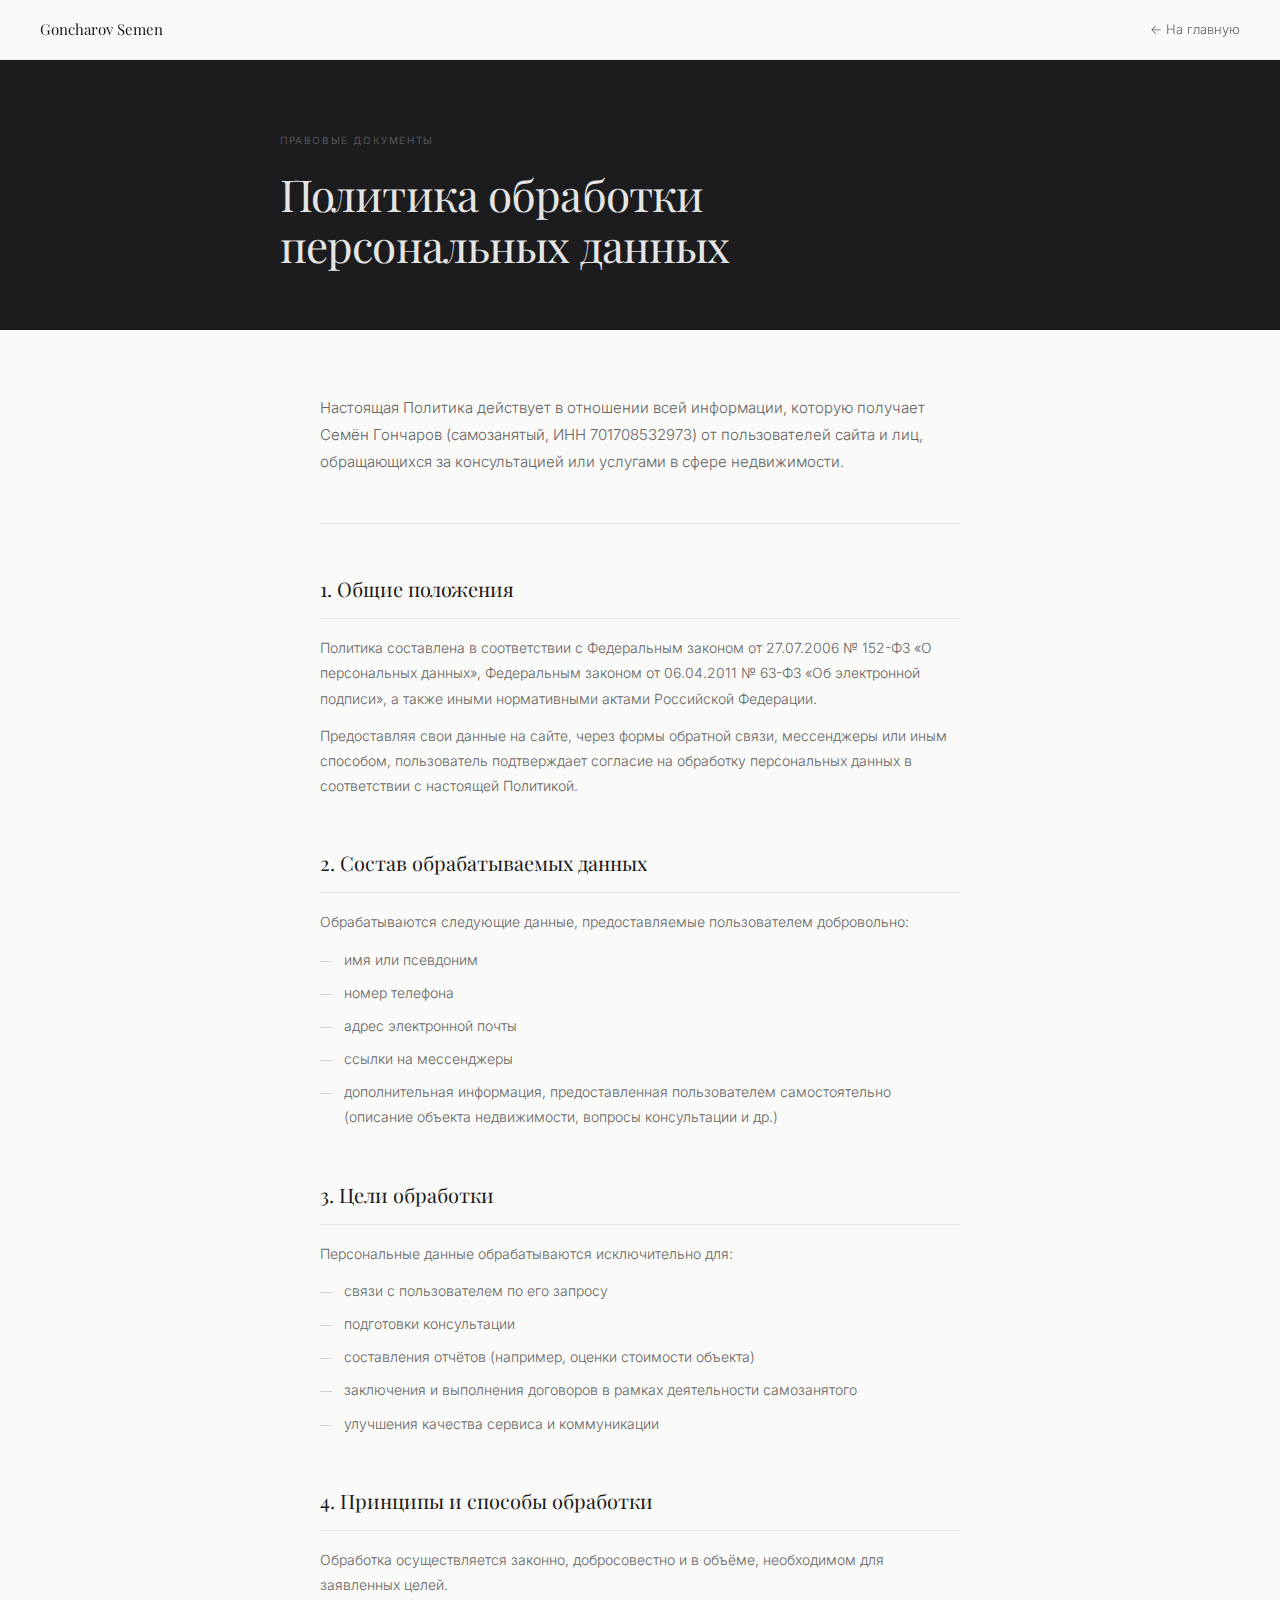
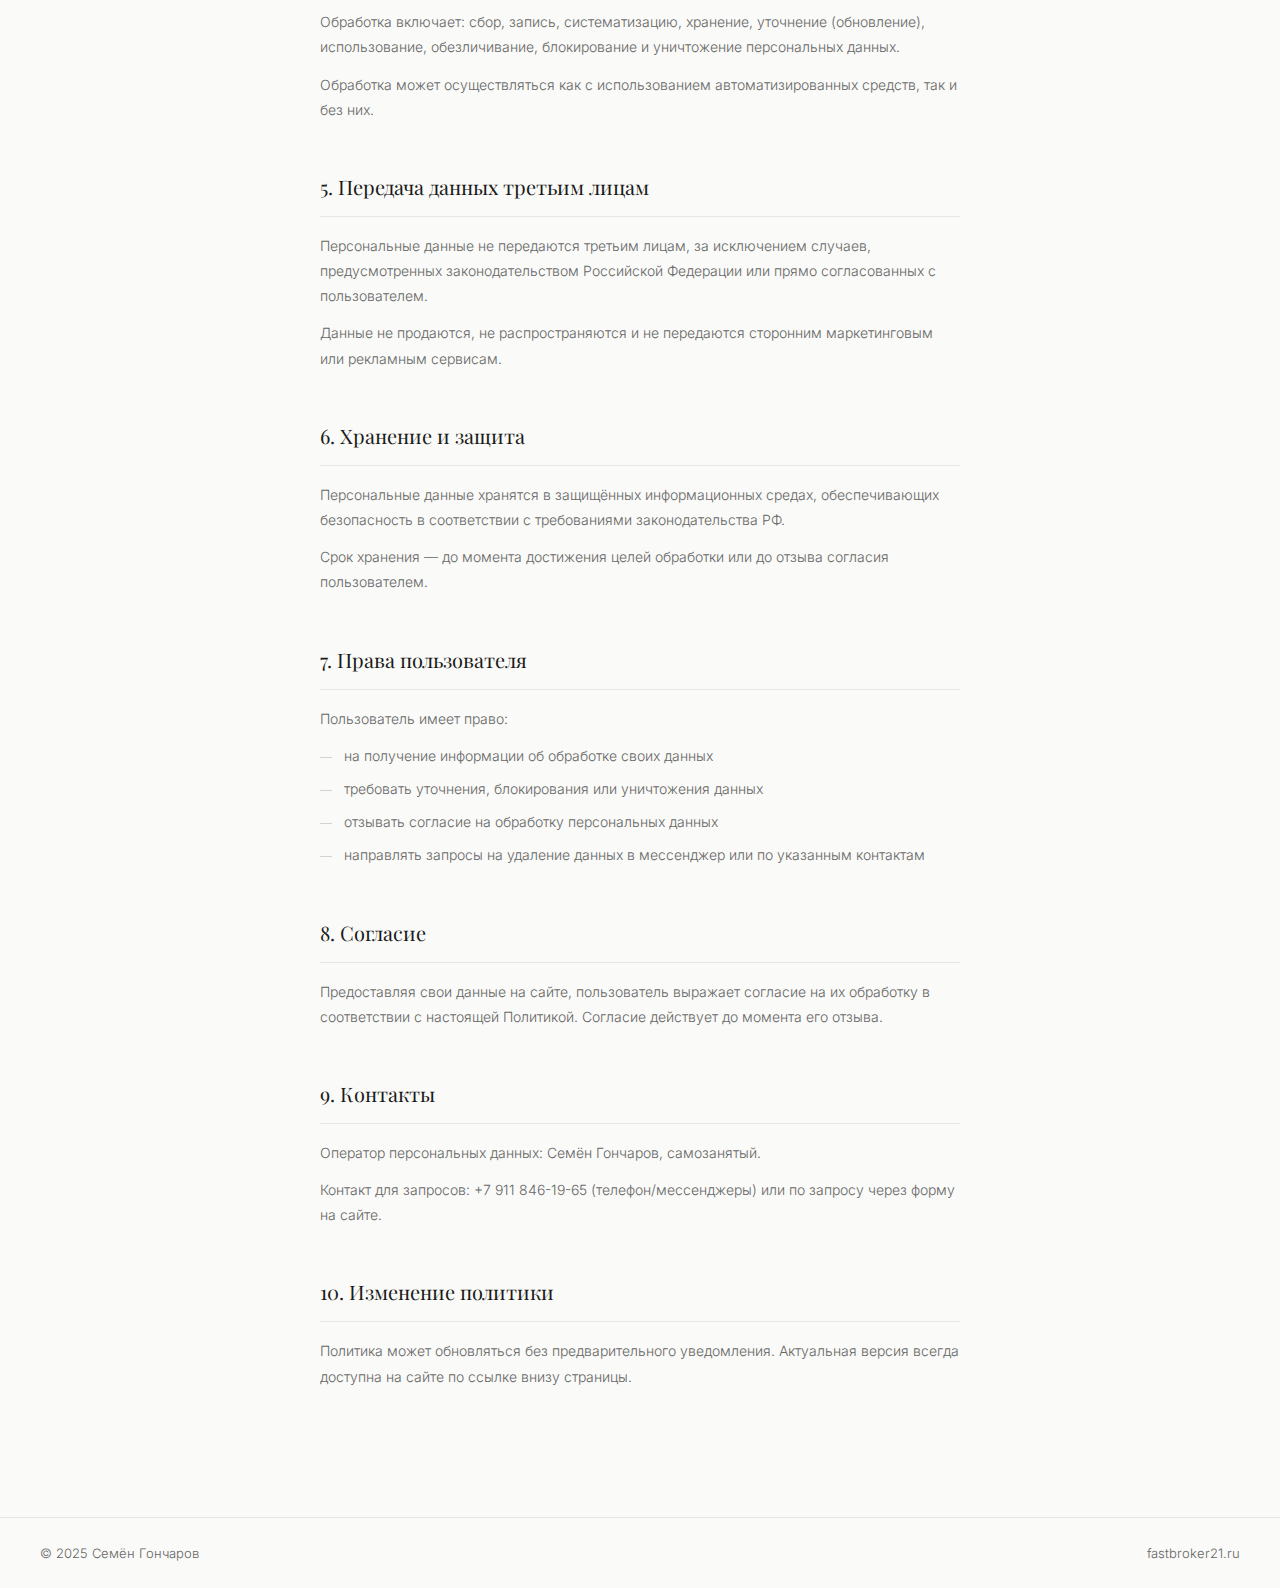
<file: privacy-policy.html>
<!DOCTYPE html>
<html lang="ru">
<head>
  <meta charset="utf-8">
  <meta name="viewport" content="width=device-width, initial-scale=1">
  <meta name="robots" content="noindex, nofollow">
  <title>Политика обработки персональных данных — Семён Гончаров</title>
  <link href="https://fonts.googleapis.com/css2?family=Playfair+Display:ital,wght@0,400;0,500;1,400&family=Inter:wght@300;400;500&display=swap" rel="stylesheet">
  <style>
    *, *::before, *::after { box-sizing: border-box; margin: 0; padding: 0; }
    :root {
      --serif: 'Playfair Display', serif;
      --sans: 'Inter', sans-serif;
      --bg: #FAFAF8; --dark: #1C1C1E;
      --text: #1A1A1A; --muted: #666; --border: rgba(0,0,0,0.08);
    }
    html { scroll-behavior: smooth; }
    body { font-family: var(--sans); background: var(--bg); color: var(--text); font-size: 15px; line-height: 1.7; -webkit-font-smoothing: antialiased; }

    .site-header {
      position: sticky; top: 0; z-index: 100;
      background: rgba(250,250,248,0.92); backdrop-filter: blur(12px); -webkit-backdrop-filter: blur(12px);
      border-bottom: 1px solid var(--border); padding: 0 40px; height: 60px;
      display: flex; align-items: center; justify-content: space-between;
    }
    .header-brand { font-family: var(--serif); font-size: 15px; font-weight: 400; text-decoration: none; color: var(--text); }
    .header-back { font-size: 13px; color: var(--muted); text-decoration: none; font-weight: 300; transition: color 0.2s; }
    .header-back:hover { color: var(--text); }

    .hero { background: var(--dark); padding: 72px 40px 60px; }
    .hero-inner { max-width: 720px; margin: 0 auto; }
    .hero-label { font-size: 10px; letter-spacing: 0.16em; text-transform: uppercase; color: rgba(229,229,229,0.3); margin-bottom: 20px; }
    .hero-title { font-family: var(--serif); font-size: clamp(28px,4vw,44px); font-weight: 400; line-height: 1.15; letter-spacing: -0.02em; color: #E5E5E5; }

    .content { max-width: 720px; margin: 0 auto; padding: 64px 40px 80px; }

    .section { margin-bottom: 48px; }
    .section-title { font-family: var(--serif); font-size: 20px; font-weight: 400; color: var(--text); margin-bottom: 16px; padding-bottom: 12px; border-bottom: 1px solid var(--border); }
    .section-body { font-size: 14px; line-height: 1.8; color: var(--muted); font-weight: 300; }
    .section-body p { margin-bottom: 12px; }
    .section-body p:last-child { margin-bottom: 0; }
    .section-body ul { padding-left: 0; list-style: none; display: grid; gap: 8px; margin-top: 4px; }
    .section-body li { display: grid; grid-template-columns: 16px 1fr; gap: 8px; align-items: baseline; }
    .section-body li::before { content: '—'; color: rgba(0,0,0,0.2); font-size: 12px; }

    .intro { font-size: 15px; line-height: 1.8; color: var(--muted); font-weight: 300; margin-bottom: 48px; padding-bottom: 48px; border-bottom: 1px solid var(--border); }

    .site-footer { border-top: 1px solid var(--border); padding: 24px 40px; display: flex; justify-content: space-between; align-items: center; }
    .footer-copy { font-size: 13px; color: var(--muted); font-weight: 300; }
    .footer-link { font-size: 13px; color: var(--muted); text-decoration: none; font-weight: 300; transition: color 0.2s; }
    .footer-link:hover { color: var(--text); }

    @media (max-width: 600px) {
      .site-header { padding: 0 20px; }
      .hero { padding: 52px 20px 44px; }
      .content { padding: 48px 20px 64px; }
      .site-footer { padding: 20px; flex-direction: column; gap: 8px; align-items: flex-start; }
    }
  </style>
</head>
<body>

<header class="site-header">
  <a class="header-brand" href="/">Goncharov Semen</a>
  <a class="header-back" href="/">← На главную</a>
</header>

<section class="hero">
  <div class="hero-inner">
    <p class="hero-label">Правовые документы</p>
    <h1 class="hero-title">Политика обработки<br>персональных данных</h1>
  </div>
</section>

<div class="content">

  <p class="intro">Настоящая Политика действует в отношении всей информации, которую получает Семён Гончаров (самозанятый, ИНН 701708532973) от пользователей сайта и лиц, обращающихся за консультацией или услугами в сфере недвижимости.</p>

  <div class="section">
    <h2 class="section-title">1. Общие положения</h2>
    <div class="section-body">
      <p>Политика составлена в соответствии с Федеральным законом от 27.07.2006 № 152-ФЗ «О персональных данных», Федеральным законом от 06.04.2011 № 63-ФЗ «Об электронной подписи», а также иными нормативными актами Российской Федерации.</p>
      <p>Предоставляя свои данные на сайте, через формы обратной связи, мессенджеры или иным способом, пользователь подтверждает согласие на обработку персональных данных в соответствии с настоящей Политикой.</p>
    </div>
  </div>

  <div class="section">
    <h2 class="section-title">2. Состав обрабатываемых данных</h2>
    <div class="section-body">
      <p>Обрабатываются следующие данные, предоставляемые пользователем добровольно:</p>
      <ul>
        <li>имя или псевдоним</li>
        <li>номер телефона</li>
        <li>адрес электронной почты</li>
        <li>ссылки на мессенджеры</li>
        <li>дополнительная информация, предоставленная пользователем самостоятельно (описание объекта недвижимости, вопросы консультации и др.)</li>
      </ul>
    </div>
  </div>

  <div class="section">
    <h2 class="section-title">3. Цели обработки</h2>
    <div class="section-body">
      <p>Персональные данные обрабатываются исключительно для:</p>
      <ul>
        <li>связи с пользователем по его запросу</li>
        <li>подготовки консультации</li>
        <li>составления отчётов (например, оценки стоимости объекта)</li>
        <li>заключения и выполнения договоров в рамках деятельности самозанятого</li>
        <li>улучшения качества сервиса и коммуникации</li>
      </ul>
    </div>
  </div>

  <div class="section">
    <h2 class="section-title">4. Принципы и способы обработки</h2>
    <div class="section-body">
      <p>Обработка осуществляется законно, добросовестно и в объёме, необходимом для заявленных целей.</p>
      <p>Обработка включает: сбор, запись, систематизацию, хранение, уточнение (обновление), использование, обезличивание, блокирование и уничтожение персональных данных.</p>
      <p>Обработка может осуществляться как с использованием автоматизированных средств, так и без них.</p>
    </div>
  </div>

  <div class="section">
    <h2 class="section-title">5. Передача данных третьим лицам</h2>
    <div class="section-body">
      <p>Персональные данные не передаются третьим лицам, за исключением случаев, предусмотренных законодательством Российской Федерации или прямо согласованных с пользователем.</p>
      <p>Данные не продаются, не распространяются и не передаются сторонним маркетинговым или рекламным сервисам.</p>
    </div>
  </div>

  <div class="section">
    <h2 class="section-title">6. Хранение и защита</h2>
    <div class="section-body">
      <p>Персональные данные хранятся в защищённых информационных средах, обеспечивающих безопасность в соответствии с требованиями законодательства РФ.</p>
      <p>Срок хранения — до момента достижения целей обработки или до отзыва согласия пользователем.</p>
    </div>
  </div>

  <div class="section">
    <h2 class="section-title">7. Права пользователя</h2>
    <div class="section-body">
      <p>Пользователь имеет право:</p>
      <ul>
        <li>на получение информации об обработке своих данных</li>
        <li>требовать уточнения, блокирования или уничтожения данных</li>
        <li>отзывать согласие на обработку персональных данных</li>
        <li>направлять запросы на удаление данных в мессенджер или по указанным контактам</li>
      </ul>
    </div>
  </div>

  <div class="section">
    <h2 class="section-title">8. Согласие</h2>
    <div class="section-body">
      <p>Предоставляя свои данные на сайте, пользователь выражает согласие на их обработку в соответствии с настоящей Политикой. Согласие действует до момента его отзыва.</p>
    </div>
  </div>

  <div class="section">
    <h2 class="section-title">9. Контакты</h2>
    <div class="section-body">
      <p>Оператор персональных данных: Семён Гончаров, самозанятый.</p>
      <p>Контакт для запросов: +7 911 846-19-65 (телефон/мессенджеры) или по запросу через форму на сайте.</p>
    </div>
  </div>

  <div class="section">
    <h2 class="section-title">10. Изменение политики</h2>
    <div class="section-body">
      <p>Политика может обновляться без предварительного уведомления. Актуальная версия всегда доступна на сайте по ссылке внизу страницы.</p>
    </div>
  </div>

</div>

<footer class="site-footer">
  <span class="footer-copy">© 2025 Семён Гончаров</span>
  <a class="footer-link" href="/">fastbroker21.ru</a>
</footer>

</body>
</html>
</file>
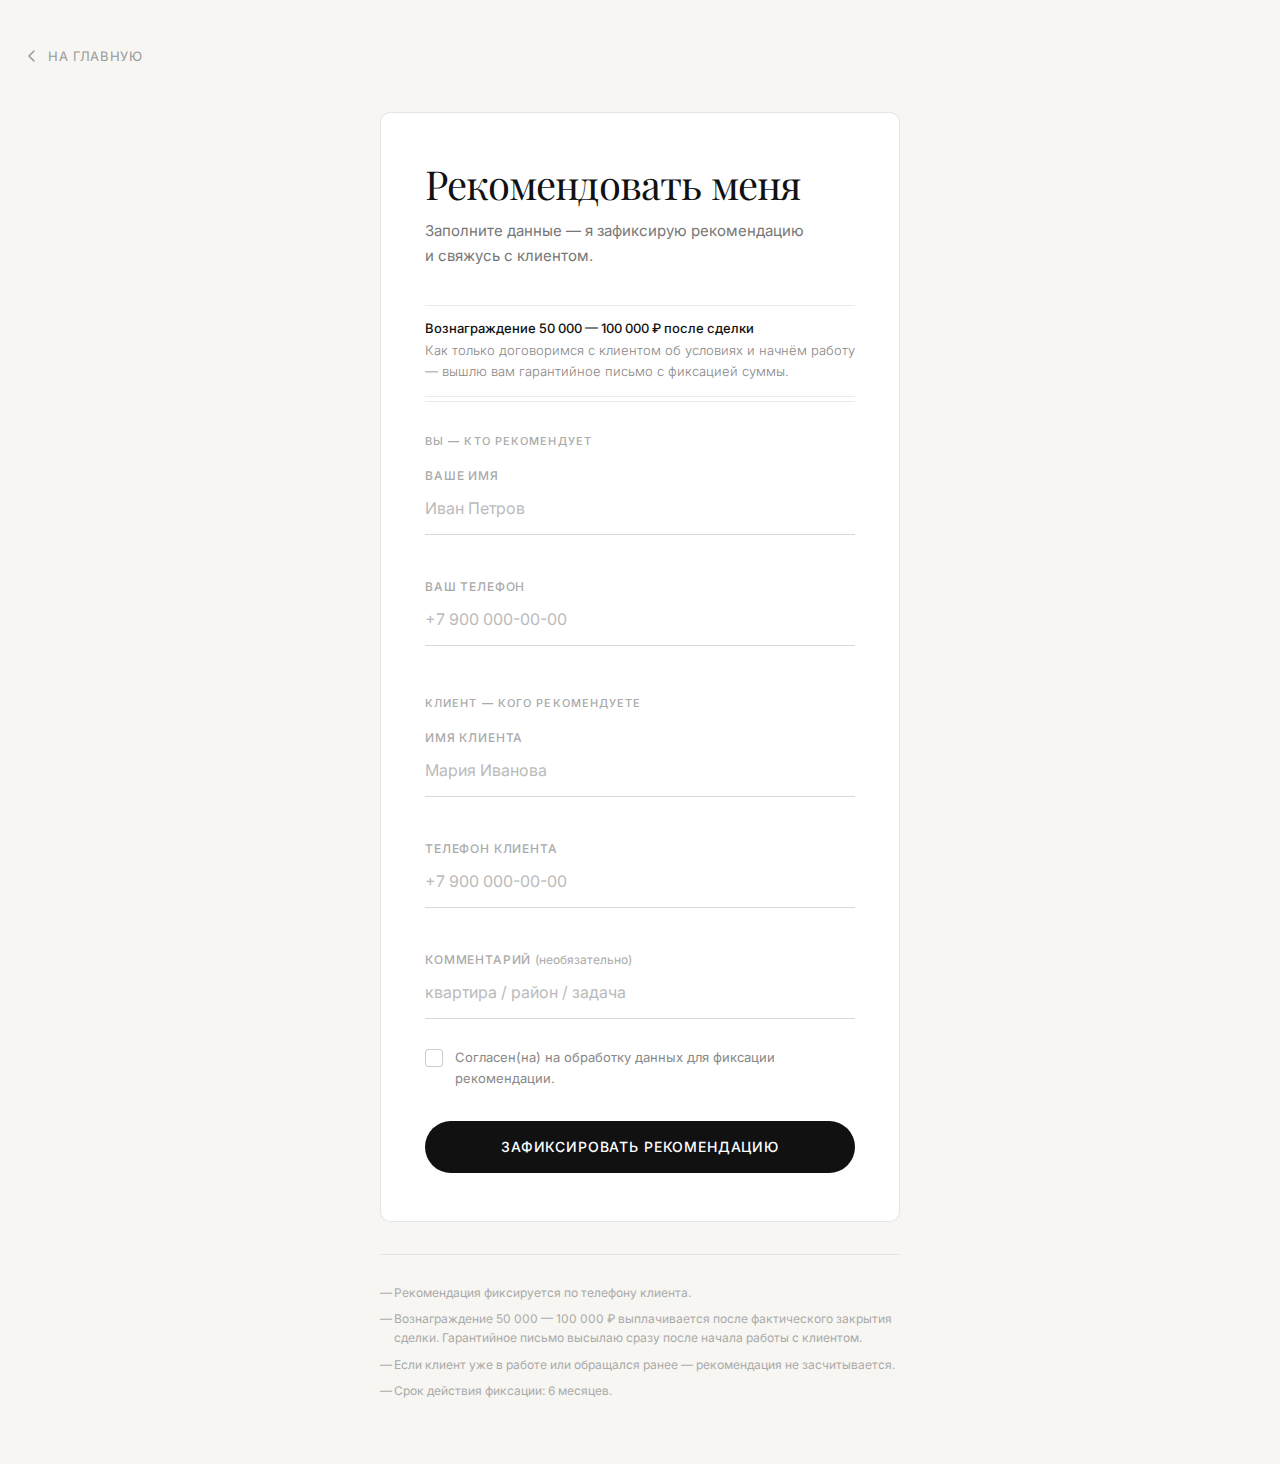
<file: referral.html>
<!doctype html>
<html lang="ru">
<head>
  <meta charset="utf-8"/>
  <meta name="viewport" content="width=device-width, initial-scale=1"/>
  <title>Рекомендовать агента — Семён Гончаров</title>
  <link href="https://fonts.googleapis.com/css2?family=Playfair+Display:wght@300;400&family=Inter:wght@300;400;500&display=swap" rel="stylesheet">
  <style>
    *, *::before, *::after { box-sizing: border-box; margin: 0; padding: 0; }

    body {
      background: #F7F6F2;
      font-family: "Inter", sans-serif;
      color: #111;
      min-height: 100vh;
      display: flex;
      flex-direction: column;
      -webkit-font-smoothing: antialiased;
    }

    a { color: inherit; }

    .page {
      flex: 1;
      display: flex;
      flex-direction: column;
      align-items: center;
      justify-content: center;
      padding: 48px 24px 64px;
    }

    .back {
      display: inline-flex;
      align-items: center;
      gap: 8px;
      font-size: 13px;
      letter-spacing: 0.05em;
      text-transform: uppercase;
      color: #999;
      text-decoration: none;
      margin-bottom: 48px;
      transition: color 0.2s;
      align-self: flex-start;
      width: 100%;
      max-width: 520px;
    }
    .back:hover { color: #111; }
    .back svg { flex-shrink: 0; }

    .card {
      background: #fff;
      border: 1px solid rgba(0,0,0,0.1);
      border-radius: 10px;
      padding: 48px 44px;
      width: 100%;
      max-width: 520px;
    }

    .card-heading {
      font-family: "Playfair Display", serif;
      font-weight: 300;
      font-size: clamp(28px, 5vw, 40px);
      line-height: 1.15;
      letter-spacing: -0.02em;
      color: #111;
      margin-bottom: 12px;
    }

    .card-sub {
      font-size: 15px;
      line-height: 1.65;
      color: #777;
      margin-bottom: 36px;
      max-width: 380px;
    }

    .reward {
      display: inline-block;
      font-size: 13px;
      font-weight: 500;
      letter-spacing: 0.04em;
      color: #111;
      background: #F0EDE6;
      border-radius: 999px;
      padding: 5px 14px;
      margin-bottom: 32px;
    }

    .divider {
      height: 1px;
      background: rgba(0,0,0,0.08);
      margin-bottom: 32px;
    }

    .section-label {
      font-size: 11px;
      font-weight: 500;
      letter-spacing: 0.1em;
      text-transform: uppercase;
      color: #aaa;
      margin-bottom: 20px;
    }

    .fields {
      display: flex;
      flex-direction: column;
      gap: 22px;
      margin-bottom: 28px;
    }

    .field {
      display: flex;
      flex-direction: column;
      gap: 8px;
    }

    .field label {
      font-size: 12px;
      font-weight: 500;
      letter-spacing: 0.07em;
      text-transform: uppercase;
      color: #aaa;
    }

    .field input {
      background: transparent;
      border: none;
      border-bottom: 1px solid rgba(0,0,0,0.15);
      border-radius: 0;
      padding: 0 0 10px;
      font-family: "Inter", sans-serif;
      font-size: 16px;
      color: #111;
      transition: border-color 0.2s;
      width: 100%;
      min-height: 44px;
    }

    .field input::placeholder { color: #bbb; }
    .field input:focus { outline: none; border-bottom-color: #111; }
    .field input.err { border-bottom-color: #c0392b; }

    .field-error {
      font-size: 12px;
      color: #c0392b;
      min-height: 14px;
      opacity: 0;
      transition: opacity 0.2s;
    }
    .field-error.show { opacity: 1; }

    .consent {
      display: flex;
      align-items: flex-start;
      gap: 12px;
      margin-bottom: 32px;
      cursor: pointer;
    }

    .consent input[type="checkbox"] {
      position: absolute;
      opacity: 0;
      width: 0; height: 0;
    }

    .check-box {
      flex-shrink: 0;
      width: 18px;
      height: 18px;
      border: 1px solid rgba(0,0,0,0.2);
      border-radius: 3px;
      margin-top: 2px;
      position: relative;
      transition: background 0.15s, border-color 0.15s;
    }

    .consent input:checked + .check-box {
      background: #111;
      border-color: #111;
    }

    .consent input:checked + .check-box::after {
      content: '';
      position: absolute;
      left: 4px; top: 1px;
      width: 6px; height: 10px;
      border: 2px solid #fff;
      border-left: none;
      border-top: none;
      transform: rotate(45deg);
    }

    .consent-text {
      font-size: 13px;
      line-height: 1.6;
      color: #888;
    }

    .consent-error {
      font-size: 12px;
      color: #c0392b;
      margin-bottom: 20px;
      margin-top: -16px;
      min-height: 14px;
      opacity: 0;
      transition: opacity 0.2s;
    }
    .consent-error.show { opacity: 1; }

    .btn-submit {
      width: 100%;
      padding: 15px 24px;
      border: none;
      border-radius: 999px;
      background: #111;
      color: #fff;
      font-family: "Inter", sans-serif;
      font-size: 14px;
      font-weight: 500;
      letter-spacing: 0.06em;
      text-transform: uppercase;
      cursor: pointer;
      transition: background 0.15s;
      min-height: 52px;
    }
    .btn-submit:hover { background: #2a2a2a; }
    .btn-submit:active { background: #000; }
    .btn-submit:disabled { opacity: 0.45; cursor: not-allowed; }

    /* Success state */
    .success-wrap {
      display: none;
      flex-direction: column;
      gap: 20px;
    }
    .success-wrap.show { display: flex; }

    .success-title {
      font-family: "Playfair Display", serif;
      font-weight: 300;
      font-size: 28px;
      letter-spacing: -0.01em;
      color: #111;
    }

    .success-hint {
      font-size: 15px;
      line-height: 1.65;
      color: #777;
    }

    .link-box {
      background: #F7F6F2;
      border: 1px solid rgba(0,0,0,0.1);
      border-radius: 6px;
      padding: 14px 16px;
      word-break: break-all;
      font-size: 14px;
      color: #555;
      line-height: 1.5;
    }

    .share-row {
      display: flex;
      flex-direction: column;
      gap: 10px;
    }

    .btn-share {
      width: 100%;
      padding: 13px 20px;
      border-radius: 999px;
      border: 1px solid rgba(0,0,0,0.15);
      background: transparent;
      color: #111;
      font-family: "Inter", sans-serif;
      font-size: 13px;
      font-weight: 500;
      letter-spacing: 0.06em;
      text-transform: uppercase;
      cursor: pointer;
      transition: background 0.15s, color 0.15s;
      min-height: 48px;
      text-align: center;
    }
    .btn-share:hover { background: #111; color: #fff; border-color: #111; }
    .btn-share.copied { background: #111; color: #fff; }

    .btn-new {
      background: none;
      border: none;
      padding: 0;
      font-family: "Inter", sans-serif;
      font-size: 13px;
      color: #aaa;
      text-decoration: underline;
      text-underline-offset: 3px;
      cursor: pointer;
      transition: color 0.2s;
      align-self: flex-start;
    }
    .btn-new:hover { color: #111; }

    .rules {
      margin-top: 32px;
      padding-top: 28px;
      border-top: 1px solid rgba(0,0,0,0.07);
      display: flex;
      flex-direction: column;
      gap: 7px;
      max-width: 520px;
      width: 100%;
    }

    .rules li {
      list-style: none;
      font-size: 12px;
      line-height: 1.6;
      color: #aaa;
      padding-left: 14px;
      position: relative;
    }
    .rules li::before {
      content: '—';
      position: absolute;
      left: 0;
    }

    @media (max-width: 560px) {
      .card { padding: 32px 24px; }
      .back { margin-bottom: 32px; }
    }
  </style>
</head>
<body>
<div class="page">

  <a class="back" href="/">
    <svg width="16" height="16" viewBox="0 0 16 16" fill="none">
      <path d="M10 3L5 8L10 13" stroke="currentColor" stroke-width="1.5" stroke-linecap="round" stroke-linejoin="round"/>
    </svg>
    На главную
  </a>

  <div class="card">

    <!-- Форма -->
    <div id="form-wrap">
      <p class="card-heading">Рекомендовать меня</p>
      <p class="card-sub">Заполните данные — я зафиксирую рекомендацию и свяжусь с клиентом.</p>
      <div style="margin:4px 0 4px;padding:14px 0;border-top:1px solid rgba(0,0,0,0.08);border-bottom:1px solid rgba(0,0,0,0.08)">
        <p style="font-size:13px;font-weight:500;color:#111;margin-bottom:4px">Вознаграждение 50 000 — 100 000 ₽ после сделки</p>
        <p style="font-size:13px;color:#888;font-weight:300;line-height:1.65">Как только договоримся с клиентом об условиях и начнём работу — вышлю вам гарантийное письмо с фиксацией суммы.</p>
      </div>

      <div class="divider"></div>

      <form id="ref-form" novalidate>
        <input type="hidden" name="access_key" value="15cc9dfa-af27-418a-aae7-5a195d354206">

        <p class="section-label">Вы — кто рекомендует</p>
        <div class="fields">
          <div class="field">
            <label for="r-name">Ваше имя</label>
            <input id="r-name" type="text" placeholder="Иван Петров" autocomplete="name">
            <span class="field-error" id="e-r-name"></span>
          </div>
          <div class="field">
            <label for="r-phone">Ваш телефон</label>
            <input id="r-phone" type="tel" placeholder="+7 900 000-00-00" autocomplete="tel">
            <span class="field-error" id="e-r-phone"></span>
          </div>
        </div>

        <p class="section-label">Клиент — кого рекомендуете</p>
        <div class="fields">
          <div class="field">
            <label for="c-name">Имя клиента</label>
            <input id="c-name" type="text" placeholder="Мария Иванова" autocomplete="off">
            <span class="field-error" id="e-c-name"></span>
          </div>
          <div class="field">
            <label for="c-phone">Телефон клиента</label>
            <input id="c-phone" type="tel" placeholder="+7 900 000-00-00" autocomplete="off">
            <span class="field-error" id="e-c-phone"></span>
          </div>
          <div class="field">
            <label for="c-comment">Комментарий <span style="text-transform:none;letter-spacing:0;font-weight:400">(необязательно)</span></label>
            <input id="c-comment" type="text" placeholder="квартира / район / задача" autocomplete="off">
          </div>
        </div>

        <label class="consent">
          <input type="checkbox" id="consent">
          <span class="check-box"></span>
          <span class="consent-text">Согласен(на) на обработку данных для фиксации рекомендации.</span>
        </label>
        <span class="consent-error" id="e-consent"></span>

        <button class="btn-submit" type="submit" id="submit-btn">Зафиксировать рекомендацию</button>
      </form>
    </div>

    <!-- Успех -->
    <div class="success-wrap" id="success-wrap">
      <p class="success-title">Готово. Рекомендация зафиксирована.</p>
      <p class="success-hint">Отправьте ссылку клиенту — по ней будет видно, что он пришёл от вас.</p>
      <div class="link-box" id="link-box"></div>
      <div class="share-row">
        <button class="btn-share" id="btn-tg">Отправить в Telegram</button>
        <button class="btn-share" id="btn-wa">Отправить в WhatsApp</button>
        <button class="btn-share" id="btn-copy">Скопировать ссылку</button>
      </div>
      <button class="btn-new" id="btn-new">Создать новую рекомендацию</button>
    </div>

  </div>

  <ul class="rules">
    <li>Рекомендация фиксируется по телефону клиента.</li>
    <li>Вознаграждение 50 000 — 100 000 ₽ выплачивается после фактического закрытия сделки. Гарантийное письмо высылаю сразу после начала работы с клиентом.</li>
    <li>Если клиент уже в работе или обращался ранее — рекомендация не засчитывается.</li>
    <li>Срок действия фиксации: 6 месяцев.</li>
  </ul>

</div>

<script>
  const BASE = "https://fastbroker21.ru";
  const W3KEY = "15cc9dfa-af27-418a-aae7-5a195d354206";

  function norm(raw) {
    const d = raw.replace(/\D/g, "");
    if (!d) return raw;
    let n = d.startsWith("8") && d.length === 11 ? "7" + d.slice(1) : d;
    if (!n.startsWith("7")) n = "7" + n;
    return n.length >= 11 ? "+7" + n.slice(1) : raw;
  }

  function err(inputId, errId, msg) {
    const i = document.getElementById(inputId);
    const e = document.getElementById(errId);
    if (i) i.classList.toggle("err", !!msg);
    if (e) { e.textContent = msg; e.classList.toggle("show", !!msg); }
  }

  function clearAll() {
    ["r-name","r-phone","c-name","c-phone"].forEach(id => err(id, "e-"+id, ""));
    const ce = document.getElementById("e-consent");
    if (ce) { ce.textContent = ""; ce.classList.remove("show"); }
  }

  // Restore from localStorage
  const savedId = localStorage.getItem("ref_id");
  if (savedId) showSuccess(BASE + "/?ref=" + savedId);

  document.getElementById("ref-form").addEventListener("submit", async function(e) {
    e.preventDefault();
    clearAll();

    const rName    = document.getElementById("r-name").value.trim();
    const rPhoneR  = document.getElementById("r-phone").value.trim();
    const cName    = document.getElementById("c-name").value.trim();
    const cPhoneR  = document.getElementById("c-phone").value.trim();
    const comment  = document.getElementById("c-comment").value.trim();
    const consent  = document.getElementById("consent").checked;

    let ok = true;
    if (!rName)   { err("r-name",  "e-r-name",  "Введите ваше имя");         ok = false; }
    if (!rPhoneR) { err("r-phone", "e-r-phone", "Введите ваш телефон");       ok = false; }
    if (!cName)   { err("c-name",  "e-c-name",  "Введите имя клиента");       ok = false; }
    if (!cPhoneR) { err("c-phone", "e-c-phone", "Введите телефон клиента");   ok = false; }
    if (!consent) {
      const ce = document.getElementById("e-consent");
      ce.textContent = "Необходимо согласие"; ce.classList.add("show");
      ok = false;
    }
    if (!ok) return;

    const btn = document.getElementById("submit-btn");
    btn.disabled = true;
    btn.textContent = "Отправляю…";

    const refId = Date.now().toString(36) + Math.random().toString(36).slice(2,6);
    const link  = BASE + "/?ref=" + refId;

    const fd = new FormData();
    fd.append("access_key", W3KEY);
    fd.append("subject", "Новая рекомендация от " + rName);
    fd.append("Рекомендатель", rName + " / " + norm(rPhoneR));
    fd.append("Клиент",        cName + " / " + norm(cPhoneR));
    fd.append("Комментарий",   comment || "—");
    fd.append("Реф. ссылка",   link);
    fd.append("Дата",          new Date().toLocaleString("ru-RU"));

    try {
      await fetch("https://api.web3forms.com/submit", { method: "POST", body: fd });
    } catch(ex) { /* продолжаем */ }

    localStorage.setItem("ref_id", refId);
    showSuccess(link);
  });

  function showSuccess(link) {
    document.getElementById("form-wrap").style.display = "none";
    document.getElementById("link-box").textContent = link;
    document.getElementById("success-wrap").classList.add("show");

    const tg   = document.getElementById("btn-tg");
    const wa   = document.getElementById("btn-wa");
    const copy = document.getElementById("btn-copy");

    tg.onclick = () => window.open(
      "https://t.me/share/url?url=" + encodeURIComponent(link) +
      "&text=" + encodeURIComponent("Рекомендую агента по недвижимости Семёна Гончарова 🏠"),
      "_blank", "noopener"
    );

    wa.onclick = () => window.open(
      "https://wa.me/?text=" + encodeURIComponent("Рекомендую агента по недвижимости Семёна Гончарова. Ссылка: " + link),
      "_blank", "noopener"
    );

    copy.onclick = () => {
      const done = () => {
        copy.textContent = "Скопировано ✓";
        copy.classList.add("copied");
        setTimeout(() => { copy.textContent = "Скопировать ссылку"; copy.classList.remove("copied"); }, 2000);
      };
      if (navigator.clipboard && location.protocol === "https:") {
        navigator.clipboard.writeText(link).then(done);
      } else {
        const ta = document.createElement("textarea");
        ta.value = link;
        ta.style.cssText = "position:fixed;opacity:0";
        document.body.appendChild(ta);
        ta.focus(); ta.select();
        try { document.execCommand("copy"); done(); } catch(x) {}
        document.body.removeChild(ta);
      }
    };
  }

  document.getElementById("btn-new").addEventListener("click", () => {
    localStorage.removeItem("ref_id");
    document.getElementById("form-wrap").style.display = "";
    document.getElementById("success-wrap").classList.remove("show");
    document.getElementById("ref-form").reset();
    clearAll();
    const btn = document.getElementById("submit-btn");
    btn.disabled = false;
    btn.textContent = "Зафиксировать рекомендацию";
  });
</script>
</body>
</html>
</file>
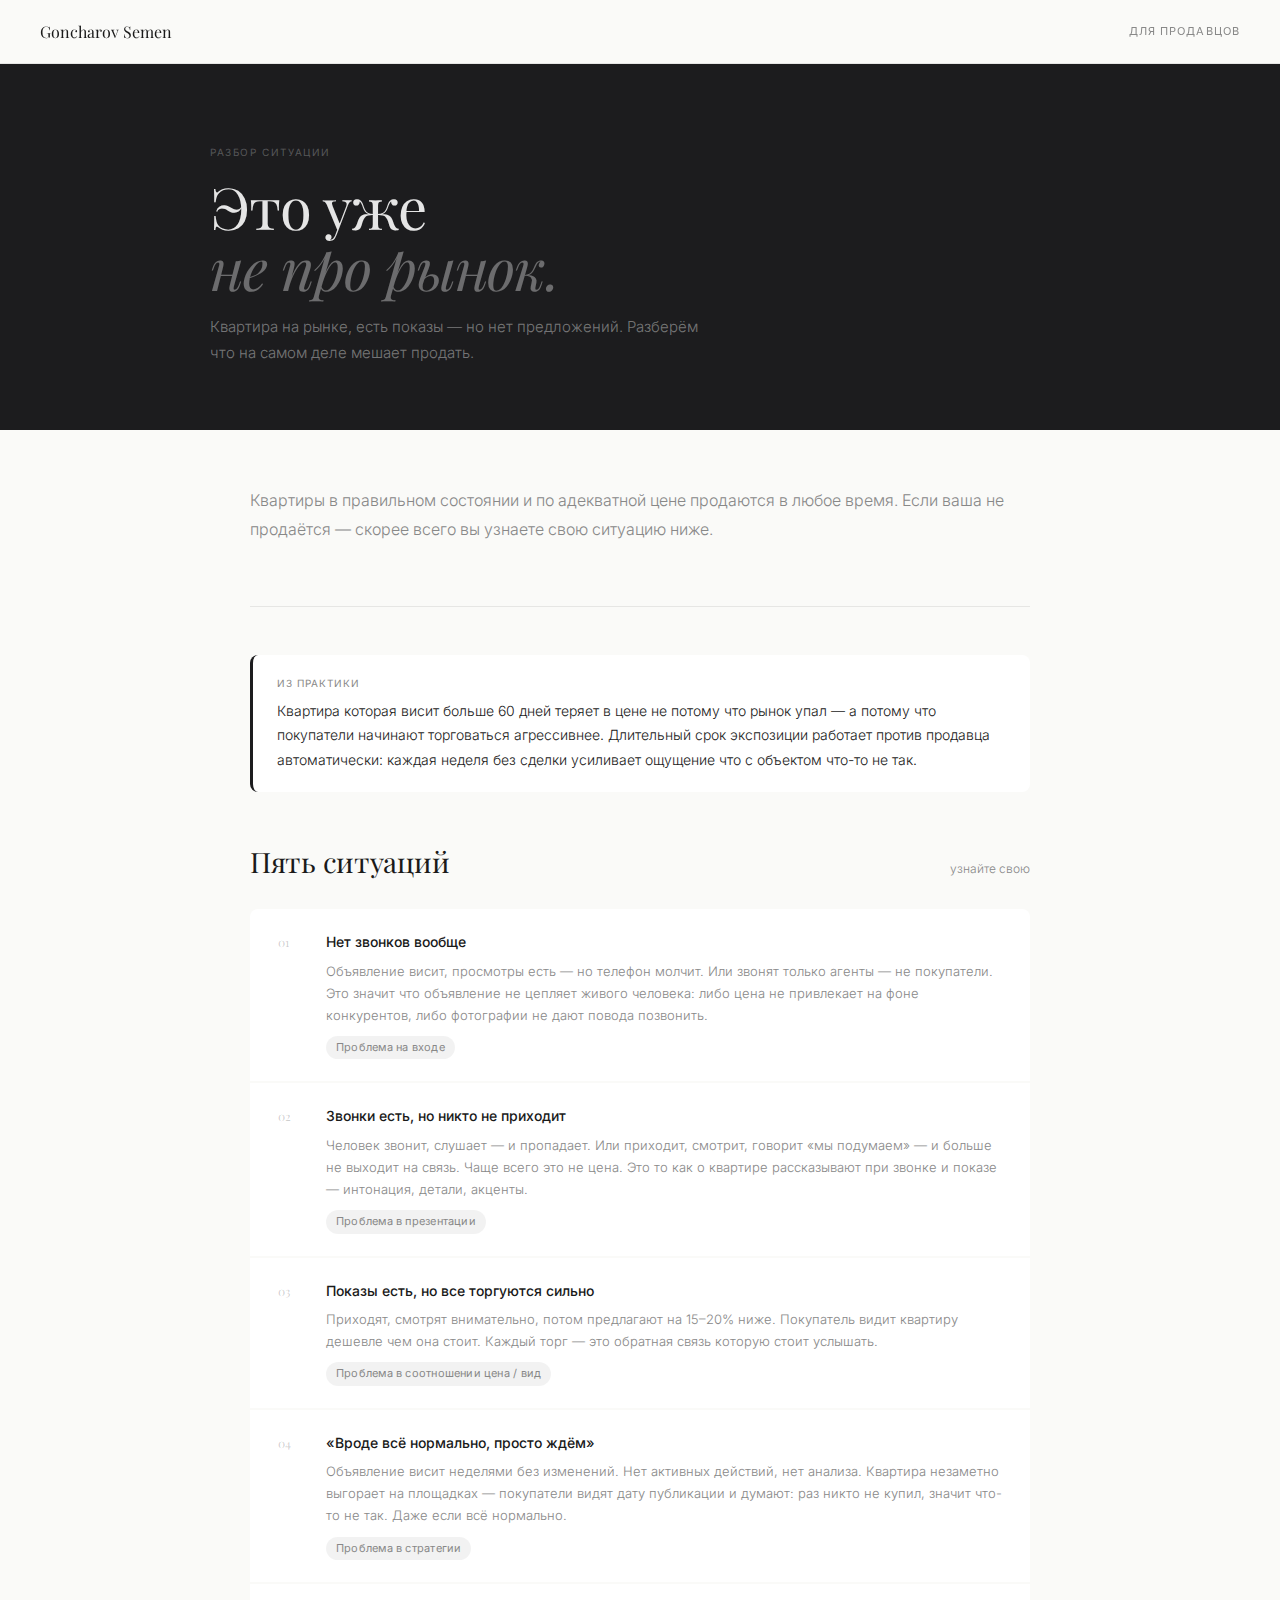
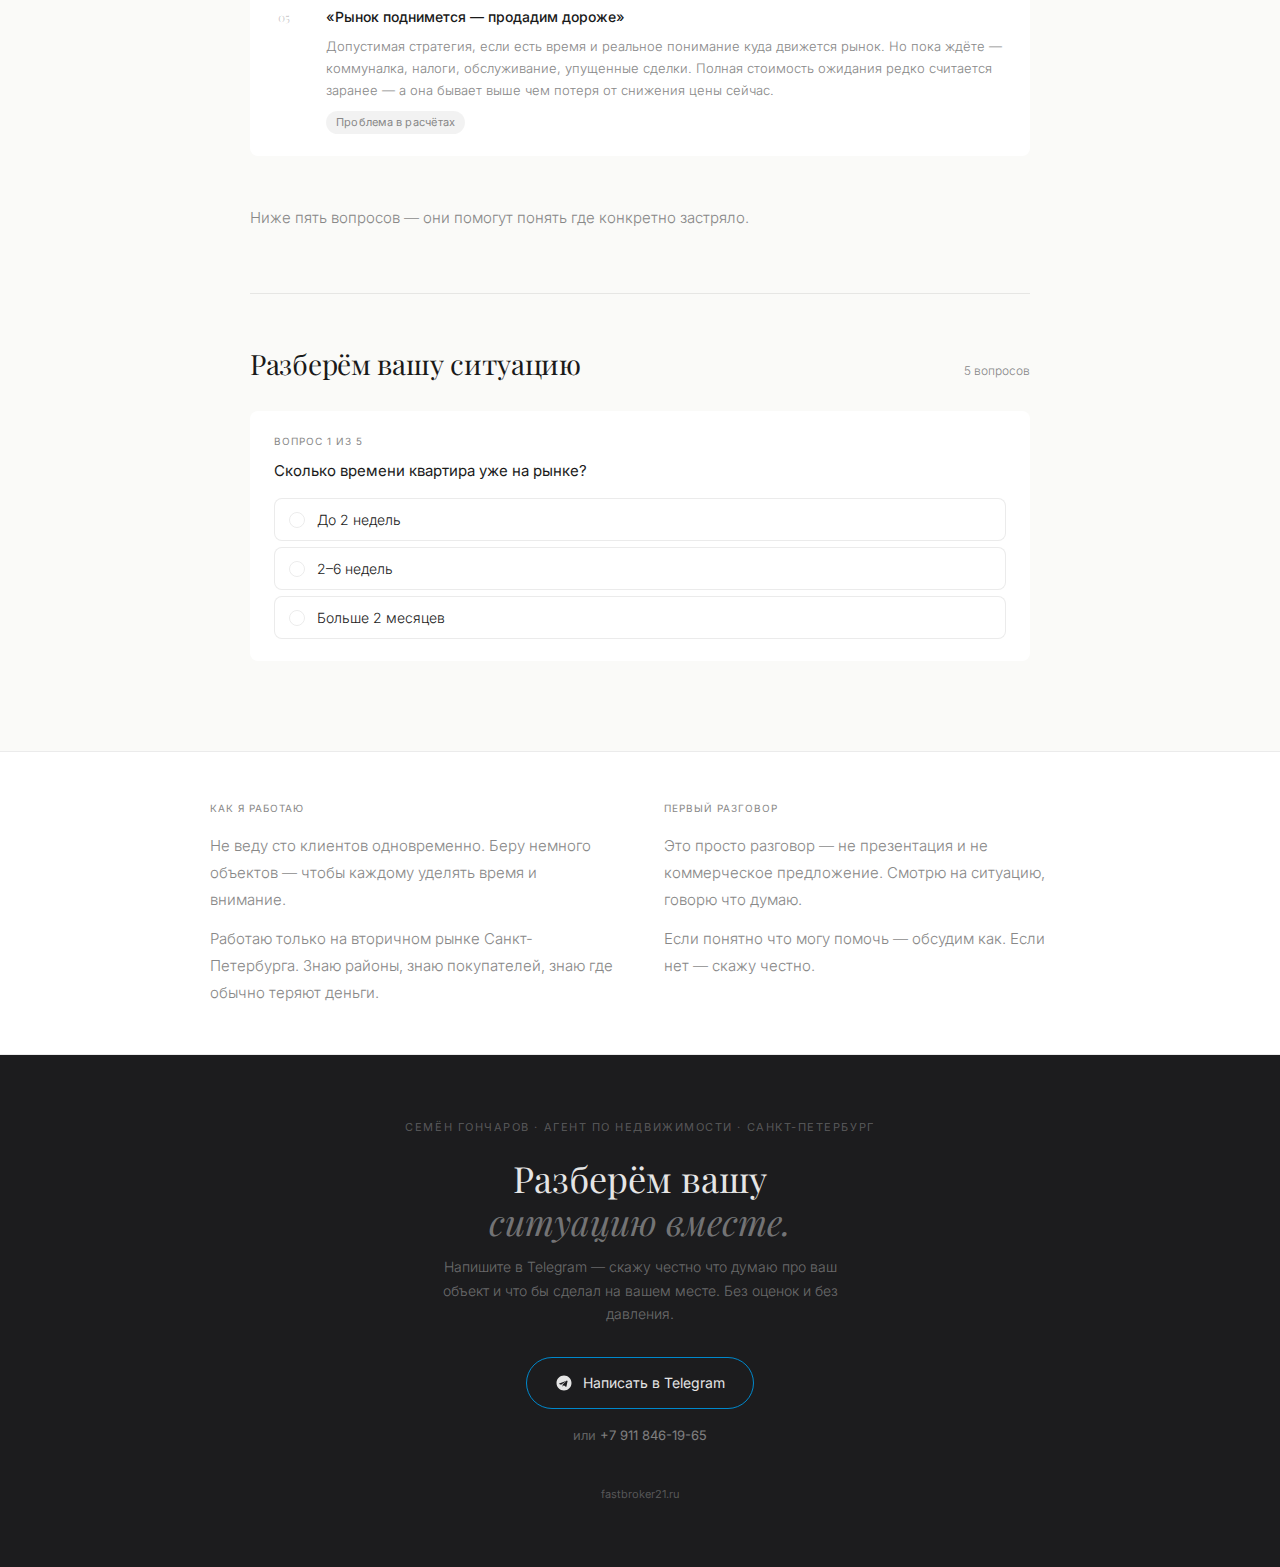
<file: seller-lead.html>
<!DOCTYPE html>
<html lang="ru">
<head>
<meta charset="UTF-8">
<meta name="viewport" content="width=device-width, initial-scale=1.0">
<title>Почему квартира не продаётся — Семён Гончаров</title>
<link rel="preconnect" href="https://fonts.googleapis.com">
<link rel="preconnect" href="https://fonts.gstatic.com" crossorigin>
<link href="https://fonts.googleapis.com/css2?family=Playfair+Display:ital,wght@0,400;0,500;1,400&family=Inter:wght@300;400;500&display=swap" rel="stylesheet">
<style>
*,*::before,*::after{box-sizing:border-box;margin:0;padding:0}
:root{
  --serif:'Playfair Display',serif;
  --sans:'Inter',sans-serif;
  --bg:#FAFAF8;--dark:#1C1C1E;
  --text:#1A1A1A;--muted:#888;--border:rgba(0,0,0,0.08);
  --red:#C0392B;--green:#2D8A4E;
}
html{scroll-behavior:smooth}
body{font-family:var(--sans);background:var(--bg);color:var(--text);-webkit-font-smoothing:antialiased;font-size:15px;line-height:1.6}

/* HEADER */
.site-header{position:sticky;top:0;z-index:100;background:rgba(250,250,248,0.95);backdrop-filter:blur(12px);-webkit-backdrop-filter:blur(12px);border-bottom:1px solid var(--border);padding:0 40px;height:64px;display:flex;align-items:center;justify-content:space-between}
.header-brand{font-family:var(--serif);font-size:16px;font-weight:400;text-decoration:none;color:var(--text)}
.header-right{font-size:11px;letter-spacing:0.1em;text-transform:uppercase;color:var(--muted)}

/* HERO */
.hero{background:var(--dark);padding:80px 40px 64px}
.hero-inner{max-width:860px;margin:0 auto}
.hero-label{font-size:10px;letter-spacing:0.16em;text-transform:uppercase;color:rgba(229,229,229,0.3);margin-bottom:16px}
.hero-title{font-family:var(--serif);font-size:clamp(32px,5vw,58px);font-weight:400;line-height:1.05;letter-spacing:-0.02em;color:#E5E5E5;margin-bottom:16px}
.hero-title em{font-style:italic;color:rgba(229,229,229,0.4)}
.hero-sub{font-size:15px;color:rgba(229,229,229,0.45);font-weight:300;max-width:500px;line-height:1.75}

/* CONTENT */
.content{max-width:860px;margin:0 auto;padding:56px 40px 80px}

/* SECTION HEAD */
.section-head{display:flex;align-items:baseline;justify-content:space-between;margin-bottom:24px}
.section-title{font-family:var(--serif);font-size:clamp(20px,2.5vw,28px);font-weight:400;letter-spacing:-0.01em}
.section-tag{font-size:12px;color:var(--muted);font-weight:300}

/* INTRO */
.intro-block{margin-bottom:48px;padding-bottom:48px;border-bottom:1px solid var(--border)}
.intro-block p{font-size:16px;font-weight:300;color:var(--muted);line-height:1.8;margin-bottom:14px}
.intro-block p strong{color:var(--text);font-weight:500}

/* FACT NOTE */
.fact-note{background:#fff;border-radius:8px;padding:20px 24px;margin-bottom:48px;border-left:3px solid var(--dark)}
.fact-note-label{font-size:10px;letter-spacing:0.1em;text-transform:uppercase;color:var(--muted);margin-bottom:8px}
.fact-note-text{font-size:14px;font-weight:300;color:var(--text);line-height:1.75}

/* SITUATIONS */
.sit-list{display:grid;gap:2px;margin-bottom:48px}
.sit{background:#fff;padding:22px 28px;display:grid;grid-template-columns:32px 1fr;gap:16px;align-items:start}
.sit:first-child{border-radius:8px 8px 0 0}
.sit:last-child{border-radius:0 0 8px 8px}
.sit-num{font-family:var(--serif);font-size:12px;color:rgba(0,0,0,0.2);padding-top:2px}
.sit-head{font-size:14px;font-weight:500;color:var(--text);margin-bottom:6px}
.sit-text{font-size:13px;font-weight:300;color:var(--muted);line-height:1.7}
.sit-tag{display:inline-block;margin-top:10px;font-size:11px;padding:3px 10px;border-radius:999px;background:rgba(0,0,0,0.05);color:var(--muted);letter-spacing:0.02em}

/* CONCLUSION */
.concl-block{margin-bottom:48px;padding-bottom:48px;border-bottom:1px solid var(--border)}
.concl-block p{font-size:15px;font-weight:300;color:var(--muted);line-height:1.8;margin-bottom:14px}
.concl-block p strong{color:var(--text);font-weight:500}
.concl-bridge{font-size:14px;color:var(--muted);font-weight:300;margin-top:20px}

/* QUIZ */
.quiz-block{}
.quiz-intro{margin-bottom:32px}
.quiz-intro p{font-size:14px;color:var(--muted);font-weight:300;margin-top:8px}

.q-item{background:#fff;border-radius:8px;padding:22px 24px;margin-bottom:10px;opacity:0;transform:translateY(10px);transition:opacity .3s ease,transform .3s ease;pointer-events:none;height:0;overflow:hidden;margin-bottom:0;padding:0}
.q-item.visible{opacity:1;transform:translateY(0);pointer-events:all;height:auto;overflow:visible;padding:22px 24px;margin-bottom:10px}
.q-num{font-size:10px;letter-spacing:0.1em;text-transform:uppercase;color:var(--muted);margin-bottom:10px}
.q-text{font-size:15px;font-weight:400;color:var(--text);line-height:1.55;margin-bottom:16px}
.q-options{display:grid;gap:6px}
.q-btn{display:flex;align-items:center;gap:12px;padding:10px 14px;border:1px solid var(--border);border-radius:8px;cursor:pointer;background:#fff;text-align:left;font-family:var(--sans);width:100%;transition:border-color .15s,background .15s}
.q-btn:hover:not(.sel){border-color:rgba(0,0,0,0.2);background:rgba(0,0,0,0.01)}
.q-btn.sel{border-color:var(--dark);background:var(--dark)}
.q-dot{width:16px;height:16px;border-radius:50%;border:1.5px solid var(--border);display:flex;align-items:center;justify-content:center;flex-shrink:0;transition:border-color .15s}
.q-dot-inner{width:6px;height:6px;border-radius:50%;background:transparent;transition:background .15s}
.q-btn.sel .q-dot{border-color:#fff}
.q-btn.sel .q-dot-inner{background:#fff}
.q-btn-text{font-size:14px;font-weight:300;color:var(--text);line-height:1.5;transition:color .15s}
.q-btn.sel .q-btn-text{color:#fff}

/* RESULT */
.result-block{display:none;margin-top:32px}
.result-block.show{display:block}
.result-card{background:var(--dark);border-radius:12px;padding:36px;margin-bottom:16px}
.result-eyebrow{font-size:10px;letter-spacing:0.14em;text-transform:uppercase;color:rgba(229,229,229,0.3);margin-bottom:14px}
.result-title{font-family:var(--serif);font-size:clamp(20px,3vw,30px);font-weight:400;color:#E5E5E5;line-height:1.2;margin-bottom:14px}
.result-title em{font-style:italic;color:rgba(229,229,229,0.4)}
.result-body{font-size:14px;color:rgba(229,229,229,0.55);font-weight:300;line-height:1.75;margin-bottom:20px}

.result-action{background:rgba(255,255,255,0.07);border-radius:8px;padding:16px 18px;margin-bottom:10px}
.result-diff{background:rgba(255,255,255,0.04);border-radius:8px;padding:16px 18px;margin-bottom:24px}
.result-block-label{font-size:10px;letter-spacing:0.1em;text-transform:uppercase;color:rgba(229,229,229,0.3);margin-bottom:8px}
.result-action-text{font-size:14px;color:rgba(229,229,229,0.8);font-weight:300;line-height:1.7}
.result-diff-text{font-size:13px;color:rgba(229,229,229,0.5);font-weight:300;line-height:1.7}

.tg-btn{display:inline-flex;align-items:center;gap:10px;padding:13px 28px;border:1px solid #0088cc;border-radius:999px;text-decoration:none;background:transparent;color:#E5E5E5;font-family:var(--sans);font-size:14px;transition:background .2s}
.tg-btn:hover,.tg-btn:active{background:#0088cc}
.result-ps{font-size:15px;color:#E5E5E5;font-weight:400;line-height:1.65;padding-top:20px;border-top:1px solid rgba(255,255,255,0.12);margin-top:4px;margin-bottom:16px}

/* FOOTER */
.cta-footer{background:var(--dark);padding:64px 40px;text-align:center}
.cta-footer-label{font-size:11px;letter-spacing:0.14em;text-transform:uppercase;color:rgba(229,229,229,0.3);margin-bottom:20px}
.cta-footer-title{font-family:var(--serif);font-size:clamp(22px,3.5vw,36px);font-weight:400;color:#E5E5E5;line-height:1.2;margin-bottom:12px}
.cta-footer-title em{font-style:italic;color:rgba(229,229,229,0.45)}
.cta-footer-sub{font-size:14px;color:rgba(229,229,229,0.4);font-weight:300;margin-bottom:32px;max-width:420px;margin-left:auto;margin-right:auto;line-height:1.65}
.footer-tg-btn{display:inline-flex;align-items:center;gap:10px;padding:14px 28px;border:1px solid #0088cc;border-radius:999px;text-decoration:none;background:transparent;color:#E5E5E5;font-family:var(--sans);font-size:14px;transition:background .2s}
.footer-tg-btn:hover{background:#0088cc}
.footer-copy{margin-top:40px;font-size:11px;color:rgba(229,229,229,0.2)}
.footer-copy a{color:rgba(229,229,229,0.3);text-decoration:none}

@media(max-width:640px){.bridge-grid{grid-template-columns:1fr!important;gap:28px!important}

  .site-header{padding:0 20px}
  .hero{padding:56px 20px 48px}
  .content{padding:40px 20px 60px}
  .result-card{padding:24px 20px}
  .cta-footer{padding:48px 20px}
}
</style>
</head>
<body>

<header class="site-header">
  <a class="header-brand" href="https://fastbroker21.ru">Goncharov Semen</a>
  <span class="header-right">Для продавцов</span>
</header>

<section class="hero">
  <div class="hero-inner">
    <p class="hero-label">Разбор ситуации</p>
    <h1 class="hero-title">Это уже<br><em>не про рынок.</em></h1>
    <p class="hero-sub">Квартира на рынке, есть показы — но нет предложений. Разберём что на самом деле мешает продать.</p>
  </div>
</section>

<div class="content">

  <!-- INTRO -->
  <div class="intro-block">
    <p>Квартиры в правильном состоянии и по адекватной цене продаются в любое время. Если ваша не продаётся — скорее всего вы узнаете свою ситуацию ниже.</p>
  </div>

  <!-- FACT NOTE -->
  <div class="fact-note">
    <div class="fact-note-label">Из практики</div>
    <div class="fact-note-text">Квартира которая висит больше 60 дней теряет в цене не потому что рынок упал — а потому что покупатели начинают торговаться агрессивнее. Длительный срок экспозиции работает против продавца автоматически: каждая неделя без сделки усиливает ощущение что с объектом что-то не так.</div>
  </div>

  <!-- SITUATIONS -->
  <div class="section-head">
    <h2 class="section-title">Пять ситуаций</h2>
    <span class="section-tag">узнайте свою</span>
  </div>
  <div class="sit-list">
    <div class="sit"><div class="sit-num">01</div><div><div class="sit-head">Нет звонков вообще</div><div class="sit-text">Объявление висит, просмотры есть — но телефон молчит. Или звонят только агенты — не покупатели. Это значит что объявление не цепляет живого человека: либо цена не привлекает на фоне конкурентов, либо фотографии не дают повода позвонить.</div><span class="sit-tag">Проблема на входе</span></div></div>
    <div class="sit"><div class="sit-num">02</div><div><div class="sit-head">Звонки есть, но никто не приходит</div><div class="sit-text">Человек звонит, слушает — и пропадает. Или приходит, смотрит, говорит «мы подумаем» — и больше не выходит на связь. Чаще всего это не цена. Это то как о квартире рассказывают при звонке и показе — интонация, детали, акценты.</div><span class="sit-tag">Проблема в презентации</span></div></div>
    <div class="sit"><div class="sit-num">03</div><div><div class="sit-head">Показы есть, но все торгуются сильно</div><div class="sit-text">Приходят, смотрят внимательно, потом предлагают на 15–20% ниже. Покупатель видит квартиру дешевле чем она стоит. Каждый торг — это обратная связь которую стоит услышать.</div><span class="sit-tag">Проблема в соотношении цена / вид</span></div></div>
    <div class="sit"><div class="sit-num">04</div><div><div class="sit-head">«Вроде всё нормально, просто ждём»</div><div class="sit-text">Объявление висит неделями без изменений. Нет активных действий, нет анализа. Квартира незаметно выгорает на площадках — покупатели видят дату публикации и думают: раз никто не купил, значит что-то не так. Даже если всё нормально.</div><span class="sit-tag">Проблема в стратегии</span></div></div>
    <div class="sit"><div class="sit-num">05</div><div><div class="sit-head">«Рынок поднимется — продадим дороже»</div><div class="sit-text">Допустимая стратегия, если есть время и реальное понимание куда движется рынок. Но пока ждёте — коммуналка, налоги, обслуживание, упущенные сделки. Полная стоимость ожидания редко считается заранее — а она бывает выше чем потеря от снижения цены сейчас.</div><span class="sit-tag">Проблема в расчётах</span></div></div>
  </div>

  <!-- CONCLUSION -->
  <div class="concl-block">
    <p class="concl-bridge">Ниже пять вопросов — они помогут понять где конкретно застряло.</p>
  </div>

  <!-- QUIZ -->
  <div class="quiz-block">
    <div class="section-head">
      <h2 class="section-title">Разберём вашу ситуацию</h2>
      <span class="section-tag">5 вопросов</span>
    </div>

    <div class="q-item visible" id="q1">
      <div class="q-num">Вопрос 1 из 5</div>
      <div class="q-text">Сколько времени квартира уже на рынке?</div>
      <div class="q-options">
        <button class="q-btn" onclick="pick(this,1,0)"><span class="q-dot"><span class="q-dot-inner"></span></span><span class="q-btn-text">До 2 недель</span></button>
        <button class="q-btn" onclick="pick(this,1,1)"><span class="q-dot"><span class="q-dot-inner"></span></span><span class="q-btn-text">2–6 недель</span></button>
        <button class="q-btn" onclick="pick(this,1,2)"><span class="q-dot"><span class="q-dot-inner"></span></span><span class="q-btn-text">Больше 2 месяцев</span></button>
      </div>
    </div>

    <div class="q-item" id="q2">
      <div class="q-num">Вопрос 2 из 5</div>
      <div class="q-text">Сколько показов было за последний месяц?</div>
      <div class="q-options">
        <button class="q-btn" onclick="pick(this,2,0)"><span class="q-dot"><span class="q-dot-inner"></span></span><span class="q-btn-text">Ни одного</span></button>
        <button class="q-btn" onclick="pick(this,2,1)"><span class="q-dot"><span class="q-dot-inner"></span></span><span class="q-btn-text">1–3 показа</span></button>
        <button class="q-btn" onclick="pick(this,2,2)"><span class="q-dot"><span class="q-dot-inner"></span></span><span class="q-btn-text">Больше 3</span></button>
      </div>
    </div>

    <div class="q-item" id="q3">
      <div class="q-num">Вопрос 3 из 5</div>
      <div class="q-text">Как вы определили цену квартиры?</div>
      <div class="q-options">
        <button class="q-btn" onclick="pick(this,3,0)"><span class="q-dot"><span class="q-dot-inner"></span></span><span class="q-btn-text">Посмотрел похожие объявления и поставил как у всех</span></button>
        <button class="q-btn" onclick="pick(this,3,1)"><span class="q-dot"><span class="q-dot-inner"></span></span><span class="q-btn-text">Оценил агент или независимый оценщик</span></button>
        <button class="q-btn" onclick="pick(this,3,2)"><span class="q-dot"><span class="q-dot-inner"></span></span><span class="q-btn-text">Знаю сколько хочу получить — от этого и исхожу</span></button>
      </div>
    </div>

    <div class="q-item" id="q4">
      <div class="q-num">Вопрос 4 из 5</div>
      <div class="q-text">Как реагируют после показов?</div>
      <div class="q-options">
        <button class="q-btn" onclick="pick(this,4,0)"><span class="q-dot"><span class="q-dot-inner"></span></span><span class="q-btn-text">Пропадают без обратной связи</span></button>
        <button class="q-btn" onclick="pick(this,4,1)"><span class="q-dot"><span class="q-dot-inner"></span></span><span class="q-btn-text">Торгуются, но сильно ниже цены</span></button>
        <button class="q-btn" onclick="pick(this,4,2)"><span class="q-dot"><span class="q-dot-inner"></span></span><span class="q-btn-text">Говорят что подумают — и пропадают</span></button>
      </div>
    </div>

    <div class="q-item" id="q5">
      <div class="q-num">Вопрос 5 из 5</div>
      <div class="q-text">Как вы себя чувствуете с этой продажей прямо сейчас?</div>
      <div class="q-options">
        <button class="q-btn" onclick="pick(this,5,0)"><span class="q-dot"><span class="q-dot-inner"></span></span><span class="q-btn-text">Устал — уже просто хочу закрыть этот вопрос</span></button>
        <button class="q-btn" onclick="pick(this,5,1)"><span class="q-dot"><span class="q-dot-inner"></span></span><span class="q-btn-text">Тревожно — чувствую что что-то не так, но не понимаю что</span></button>
        <button class="q-btn" onclick="pick(this,5,2)"><span class="q-dot"><span class="q-dot-inner"></span></span><span class="q-btn-text">Спокойно — готов ждать столько сколько нужно</span></button>
      </div>
    </div>

    <!-- RESULT -->
    <div class="result-block" id="result">
      <div class="result-card">
        <div class="result-eyebrow" id="r-eyebrow"></div>
        <h2 class="result-title" id="r-title"></h2>
        <p class="result-body" id="r-body"></p>
        <div class="result-action" id="r-action">
          <div class="result-block-label">Что сделать прямо сейчас</div>
          <div class="result-action-text" id="r-action-text"></div>
        </div>
        <div class="result-diff" id="r-diff">
          <div class="result-block-label">Как я это делаю иначе</div>
          <div class="result-diff-text" id="r-diff-text"></div>
        </div>
        <p class="result-ps" id="r-ps"></p>
        <a href="https://t.me/semengme" target="_blank" rel="noopener" class="tg-btn">
          <svg width="17" height="17" viewBox="0 0 24 24" fill="currentColor"><path d="M12 2C6.477 2 2 6.477 2 12s4.477 10 10 10 10-4.477 10-10S17.523 2 12 2zm4.93 6.686l-1.68 7.92c-.125.558-.453.694-.918.432l-2.54-1.873-1.226 1.18c-.136.136-.25.25-.512.25l.183-2.583 4.713-4.257c.205-.183-.045-.284-.318-.101L8.116 14.19l-2.5-.78c-.543-.17-.554-.543.113-.803l9.738-3.754c.452-.164.848.101.463.833z"/></svg>
          Написать в Telegram
        </a>
      </div>
    </div>

  </div>

</div>

<div style="background:#fff;border-top:1px solid var(--border);border-bottom:1px solid var(--border);padding:48px 40px;margin-top:0">
  <div style="max-width:860px;margin:0 auto;display:grid;grid-template-columns:1fr 1fr;gap:48px;align-items:start" class="bridge-grid">
    <div>
      <div style="font-size:10px;letter-spacing:0.1em;text-transform:uppercase;color:var(--muted);margin-bottom:16px">Как я работаю</div>
      <p style="font-size:15px;font-weight:300;color:var(--muted);line-height:1.8;margin-bottom:12px">Не веду сто клиентов одновременно. Беру немного объектов — чтобы каждому уделять время и внимание.</p>
      <p style="font-size:15px;font-weight:300;color:var(--muted);line-height:1.8">Работаю только на вторичном рынке Санкт-Петербурга. Знаю районы, знаю покупателей, знаю где обычно теряют деньги.</p>
    </div>
    <div>
      <div style="font-size:10px;letter-spacing:0.1em;text-transform:uppercase;color:var(--muted);margin-bottom:16px">Первый разговор</div>
      <p style="font-size:15px;font-weight:300;color:var(--muted);line-height:1.8;margin-bottom:12px">Это просто разговор — не презентация и не коммерческое предложение. Смотрю на ситуацию, говорю что думаю.</p>
      <p style="font-size:15px;font-weight:300;color:var(--muted);line-height:1.8">Если понятно что могу помочь — обсудим как. Если нет — скажу честно.</p>
    </div>
  </div>
</div>

<footer class="cta-footer">
  <p class="cta-footer-label">Семён Гончаров · Агент по недвижимости · Санкт-Петербург</p>
  <h2 class="cta-footer-title">Разберём вашу<br><em>ситуацию вместе.</em></h2>
  <p class="cta-footer-sub">Напишите в Telegram — скажу честно что думаю про ваш объект и что бы сделал на вашем месте. Без оценок и без давления.</p>
  <a class="footer-tg-btn" href="https://t.me/semengme" target="_blank" rel="noopener">
    <svg width="18" height="18" viewBox="0 0 24 24" fill="currentColor"><path d="M12 2C6.477 2 2 6.477 2 12s4.477 10 10 10 10-4.477 10-10S17.523 2 12 2zm4.93 6.686l-1.68 7.92c-.125.558-.453.694-.918.432l-2.54-1.873-1.226 1.18c-.136.136-.25.25-.512.25l.183-2.583 4.713-4.257c.205-.183-.045-.284-.318-.101L8.116 14.19l-2.5-.78c-.543-.17-.554-.543.113-.803l9.738-3.754c.452-.164.848.101.463.833z"/></svg>
    Написать в Telegram
  </a>
  <p style="margin-top:16px;font-size:13px;color:rgba(229,229,229,0.35)">или <a href="tel:+79118461965" style="color:rgba(229,229,229,0.5);text-decoration:none">+7 911 846-19-65</a></p>
  <p class="footer-copy"><a href="https://fastbroker21.ru">fastbroker21.ru</a></p>
</footer>

<script>
var answers={};

var R=[
  {
    eyebrow:'Процесс движется',
    title:'Почти — но<br><em>что-то держит</em>',
    body:'Показы есть, интерес есть. Но до предложения не доходит. Это значит что квартира нравится — но что-то мешает принять решение. Обычно это одна деталь, не десять.',
    action:'Позвоните следующему покупателю сами — через день после показа. Спросите прямо: что смутило? Большинство скажут правду если вопрос задан без давления. Один такой разговор даёт больше чем месяц ожидания.',
    diff:'Я всегда собираю обратную связь после каждого показа — и корректирую подачу на ходу. Обычно за 1–2 недели это меняет динамику.',
    cta:'Пришлите квартиру — скажу честно что вижу и где теряете. Без обязательств.'
  },
  {
    eyebrow:'Есть конкретный затык',
    title:'Квартира входит в список —<br><em>но не выигрывает</em>',
    body:'Люди приходят, смотрят, уходят. Это не значит что квартира плохая. Это значит что рядом есть что-то что выглядит лучше за те же деньги. Покупатель всегда сравнивает.',
    action:'Откройте три соседних объявления по похожей цене. Посмотрите их глазами покупателя — фото, описание, планировка. Где вы проигрываете? Это и есть проблема. Не цена.',
    diff:'Я делаю конкурентный разбор до выхода на рынок — и после каждого месяца без результата. Часто достаточно поменять три фотографии и переписать заголовок.',
    cta:'Пришлите квартиру — разберу конкретно где проигрываете и что поменять. Бесплатно, без встречи.'
  },
  {
    eyebrow:'Продажа застряла',
    title:'Рынок уже считает<br><em>что с квартирой что-то не так</em>',
    body:'Долгий срок на рынке работает против вас автоматически. Покупатель видит дату и думает: раз никто не купил — значит есть причина. Даже если её нет. Это не несправедливо — это просто так устроено.',
    action:'Снимите объявление на 10–14 дней. Обновите фото — хотя бы другой свет и переставьте мебель. Выйдите заново с новым текстом. Это сбрасывает счётчик дней и убирает инерцию. Без снижения цены.',
    diff:'Именно так я перезапускаю застрявшие объекты. В большинстве случаев показы возобновляются в первую неделю после перезапуска.',
    cta:'Пришлите квартиру — скажу стоит ли перезапускать или нужно менять подход целиком. Займёт 10 минут.'
  }
];



function pick(btn,qid,val){
  var block=document.getElementById('q'+qid);
  block.querySelectorAll('.q-btn').forEach(function(b){b.classList.remove('sel');});
  btn.classList.add('sel');
  answers[qid]=val;
  var next=document.getElementById('q'+(qid+1));
  if(next){
    setTimeout(function(){
      next.classList.add('visible');
      setTimeout(function(){next.scrollIntoView({behavior:'smooth',block:'nearest'});},40);
    },260);
  }
  if(qid===5){setTimeout(showResult,380);}
}

function showResult(){
  var s=0;
  s+=(answers[1]||0)*2;
  var q2=answers[2]||0; if(q2===0)s+=3; else if(q2===1)s+=1;
  var q3=answers[3]||0; if(q3===2)s+=3; else if(q3===0)s+=1;
  s+=(answers[4]||0);
  // q5: emotional state (tired=0, anxious=1, calm=2)
  var q5=answers[5]||0; if(q5===0)s+=2; else if(q5===1)s+=1;
  var r=R[s<=4?0:s<=9?1:2];
  document.getElementById('r-eyebrow').textContent=r.eyebrow;
  document.getElementById('r-title').innerHTML=r.title;
  document.getElementById('r-body').textContent=r.body;
  document.getElementById('r-action-text').textContent=r.action;
  document.getElementById('r-diff-text').textContent=r.diff;
  document.getElementById('r-ps').textContent=r.cta;
  var el=document.getElementById('result');
  el.classList.add('show');
  setTimeout(function(){el.scrollIntoView({behavior:'smooth',block:'start'});},100);
}
</script>
</body>
</html>
</file>
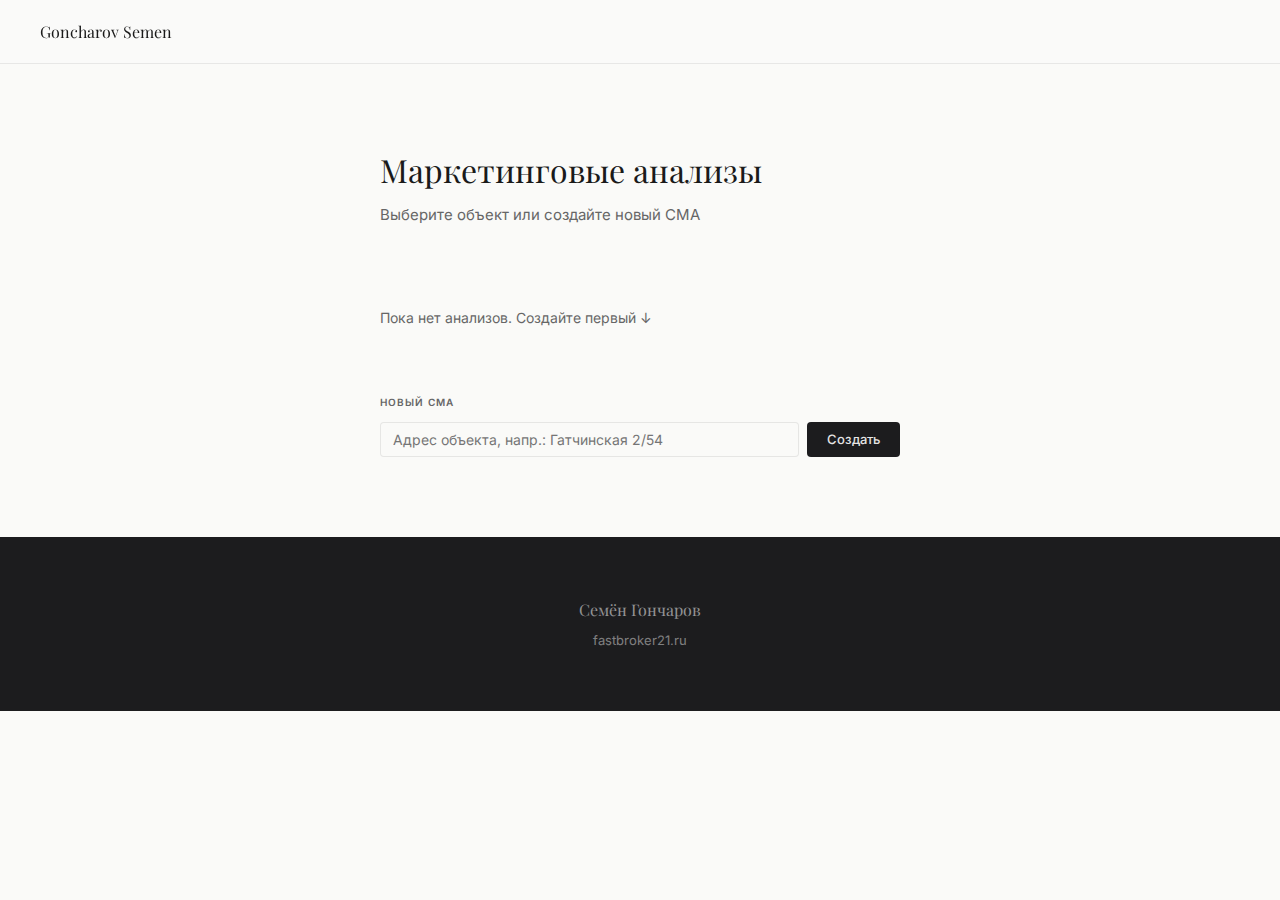
<file: sma.html>
<!DOCTYPE html>
<html lang="ru">
<head>
<!--
  СМА — СРАВНИТЕЛЬНО МАРКЕТИНГОВЫЙ АНАЛИЗ
  Один файл на все объекты, SPA-архитектура
  Синхронизация через GitHub API (data/sma.json)

  Агент: sma.html (с токеном в localStorage — режим редактирования)
  Клиент: sma.html?id=slug — только просмотр
-->
<meta charset="UTF-8">
<meta name="viewport" content="width=device-width, initial-scale=1.0">
<meta name="robots" content="noindex, nofollow">
<title>СМА — Семён Гончаров</title>
<link rel="preconnect" href="https://fonts.googleapis.com">
<link rel="preconnect" href="https://fonts.gstatic.com" crossorigin>
<link href="https://fonts.googleapis.com/css2?family=Playfair+Display:ital,wght@0,400;0,500;1,400&family=Inter:wght@300;400;500;600&display=swap" rel="stylesheet">
<style>
::selection{background:#0066FF;color:#fff}
*,*::before,*::after{box-sizing:border-box;margin:0;padding:0}
:root{
  --serif:'Playfair Display',serif;
  --sans:'Inter',sans-serif;
  --bg:#FAFAF8;--dark:#1C1C1E;--text:#1A1A1A;
  --muted:#666;--border:rgba(0,0,0,0.08);--accent:#0066FF;
}
html{scroll-behavior:smooth}
body{font-family:var(--sans);background:var(--bg);color:var(--text);font-size:16px;line-height:1.6}

/* ── HEADER ── */
.site-header{position:sticky;top:0;z-index:100;background:rgba(250,250,248,0.92);backdrop-filter:blur(12px);border-bottom:1px solid var(--border);padding:0 40px;height:64px;display:flex;align-items:center;justify-content:space-between}
.header-left{display:flex;align-items:center;gap:0}
.header-brand{font-family:var(--serif);font-size:16px;font-weight:400;text-decoration:none;color:var(--text)}
.back-link{font-size:12px;color:var(--muted);text-decoration:none;margin-left:16px;transition:color 0.2s}
.back-link:hover{color:var(--text)}
.header-right{display:flex;align-items:center;gap:12px}
.sync-status{font-size:11px;color:var(--muted);display:flex;align-items:center;gap:6px;cursor:pointer}
.sync-dot{width:6px;height:6px;border-radius:50%;background:#ccc;display:inline-block}
.sync-dot.ok{background:#2D8A4E}.sync-dot.error{background:#C0392B}
.sync-dot.loading{background:#B8860B;animation:pulse 1s infinite}
@keyframes pulse{0%,100%{opacity:1}50%{opacity:0.3}}
.edit-toggle{font-family:var(--sans);font-size:11px;font-weight:500;letter-spacing:0.08em;text-transform:uppercase;padding:8px 16px;border:1px solid var(--border);border-radius:4px;background:transparent;color:var(--muted);cursor:pointer;transition:all 0.2s}
.edit-toggle:hover{border-color:var(--text);color:var(--text)}
.edit-toggle.active{background:var(--dark);color:#E5E5E5;border-color:var(--dark)}

/* ── HERO ── */
.hero{background:var(--dark);color:#E5E5E5;padding:80px 40px 60px}
.hero-inner{max-width:900px;margin:0 auto}
.hero-label{font-size:11px;letter-spacing:0.14em;text-transform:uppercase;color:rgba(229,229,229,0.4);margin-bottom:24px}
.hero-title{font-family:var(--serif);font-size:clamp(28px,5vw,52px);font-weight:400;line-height:1.15;letter-spacing:-0.02em;color:#E5E5E5;margin-bottom:12px}
.hero-title em{font-style:italic;color:rgba(229,229,229,0.5)}
.hero-meta{display:flex;gap:40px;margin-top:24px;flex-wrap:wrap}
.hero-meta-label{font-size:10px;letter-spacing:0.12em;text-transform:uppercase;color:rgba(229,229,229,0.35);margin-bottom:4px}
.hero-meta-value{font-size:15px;color:rgba(229,229,229,0.75)}

/* ── SECTIONS ── */
.report-section{max-width:900px;margin:0 auto;padding:80px 40px;border-bottom:1px solid var(--border)}
.report-section:last-of-type{border-bottom:none}
.section-label{font-size:11px;font-weight:400;letter-spacing:0.14em;text-transform:uppercase;color:var(--muted);margin-bottom:16px}
.section-title{font-family:var(--serif);font-size:clamp(26px,4vw,42px);font-weight:400;line-height:1.15;letter-spacing:-0.01em;margin-bottom:40px}

/* ── SUMMARY CARDS ── */
.summary-grid{display:grid;grid-template-columns:repeat(auto-fit,minmax(160px,1fr));gap:2px;margin-bottom:32px}
.summary-card{background:white;padding:28px 24px}
.summary-card:first-child{border-radius:8px 0 0 8px}
.summary-card:last-child{border-radius:0 8px 8px 0}
.summary-num{font-family:var(--serif);font-size:32px;font-weight:400;line-height:1;margin-bottom:8px}
.summary-label{font-size:11px;color:var(--muted);letter-spacing:0.03em;font-weight:300}

/* ── TAGS ── */
.tag{font-size:10px;font-weight:500;letter-spacing:0.03em;padding:3px 8px;border-radius:3px;display:inline-block;white-space:nowrap}
.tag-repair{background:#E8F5E9;color:#2D8A4E}
.tag-needs{background:#FFF8E1;color:#B8860B}
.tag-stale{background:#FBEAEA;color:#C0392B}
.tag-visited{background:#E6F1FB;color:#185FA5}

/* ── INTRO SECTION ── */
.intro-text{font-size:15px;line-height:1.8;color:var(--muted);max-width:720px}
.intro-text p{margin-bottom:16px}
.intro-text p:last-child{margin-bottom:0}
.intro-steps{display:grid;grid-template-columns:repeat(auto-fit,minmax(200px,1fr));gap:2px;margin-top:32px}
.intro-step{background:white;padding:24px}
.intro-step:first-child{border-radius:8px 0 0 8px}
.intro-step:last-child{border-radius:0 8px 8px 0}
.intro-step-num{font-family:var(--serif);font-size:28px;color:rgba(0,0,0,0.08);margin-bottom:8px}
.intro-step-title{font-size:13px;font-weight:600;margin-bottom:4px}
.intro-step-text{font-size:12px;color:var(--muted);line-height:1.5}

/* ── CHART: vertical lollipop ── */
.ch-wrap{overflow:visible}
.ch-area{position:relative;display:flex;align-items:flex-end;gap:0;min-height:240px;padding-left:36px;padding-top:20px}
.ch-col{flex:1;display:flex;flex-direction:column;align-items:center;position:relative;z-index:2}
.ch-val{font-size:9px;font-weight:500;margin-bottom:5px;white-space:nowrap;letter-spacing:-0.02em}
.ch-ball{width:10px;height:10px;border-radius:50%;flex-shrink:0}
.ch-stick{width:1.5px;flex-shrink:0}
.ch-num{font-size:10px;margin-top:8px;width:20px;height:20px;border-radius:50%;display:flex;align-items:center;justify-content:center}
.ch-grid{position:absolute;left:0;right:0;border-top:1px solid rgba(0,0,0,0.04);z-index:0}
.ch-grid-label{position:absolute;right:100%;padding-right:6px;font-size:9px;color:rgba(0,0,0,0.18);white-space:nowrap;transform:translateY(-50%)}
.ch-zone{position:absolute;left:0;right:0;z-index:1;background:rgba(45,138,78,0.04);border-top:1px dashed rgba(45,138,78,0.35);border-bottom:1px dashed rgba(45,138,78,0.35)}
.ch-zone-label{position:absolute;right:4px;top:-15px;font-size:9px;color:#0F6E56;font-weight:500;white-space:nowrap}
.ch-legend{margin-top:20px;padding-top:16px;border-top:1px solid var(--border);display:flex;flex-direction:column;gap:5px}
.ch-leg-row{display:flex;align-items:center;gap:8px;font-size:12px;line-height:1.4}
.ch-leg-num{width:20px;height:20px;border-radius:50%;display:flex;align-items:center;justify-content:center;font-size:10px;flex-shrink:0}
.ch-leg-addr{color:var(--muted);flex:1;min-width:0;overflow:hidden;text-overflow:ellipsis;white-space:nowrap}
.ch-leg-price{font-size:11px;color:var(--muted);flex-shrink:0;text-align:right;opacity:0.6}

/* ── COMPETITOR TABLE (desktop) ── */
.comp-table-wrap{overflow-x:auto}
.comp-table{width:100%;border-collapse:collapse}
.comp-table th{font-size:10px;font-weight:400;letter-spacing:0.1em;text-transform:uppercase;color:var(--muted);text-align:left;padding:16px 16px 12px;border-bottom:1px solid var(--text)}
.comp-table td{font-size:13px;padding:20px 16px;border-bottom:1px solid var(--border);vertical-align:top;line-height:1.6}
.comp-table tr:hover{background:rgba(0,0,0,0.01)}
.comp-table tr.our-object{background:rgba(0,102,255,0.03)}
.comp-table a{color:var(--text);text-decoration:underline;text-decoration-color:rgba(0,0,0,0.12);text-underline-offset:3px;transition:text-decoration-color 0.2s}
.comp-table a:hover{text-decoration-color:var(--text)}

/* ── COMPETITOR CARDS (mobile) ── */
.comp-cards{display:none}
.comp-card{padding:24px 0;border-bottom:1px solid var(--border)}
.comp-card:last-child{border-bottom:none}
.comp-card.our-object{margin:0 -20px;padding:24px 20px;background:rgba(0,102,255,0.02);border-left:3px solid var(--accent)}
.comp-card-head{display:flex;justify-content:space-between;align-items:flex-start;margin-bottom:10px}
.comp-card-addr{font-size:16px;font-weight:500;color:var(--text);text-decoration:none;line-height:1.3}
a.comp-card-addr{text-decoration:underline;text-decoration-color:rgba(0,0,0,0.1);text-underline-offset:3px}
.comp-card-num{font-family:var(--serif);font-size:14px;color:rgba(0,0,0,0.12);flex-shrink:0;margin-left:16px}
.comp-card-meta{font-size:12px;color:var(--muted);margin-bottom:12px;font-weight:300;letter-spacing:0.01em}
.comp-card-prices{display:flex;align-items:baseline;gap:12px;margin-bottom:10px}
.comp-card-price{font-family:var(--serif);font-size:20px;font-weight:400;letter-spacing:-0.02em}
.comp-card-ppm{font-size:12px;color:var(--muted);font-weight:300}
.comp-card-badges{display:flex;gap:6px;flex-wrap:wrap;margin-bottom:10px}
.comp-card-bargain{font-size:13px;color:#2D8A4E;margin-bottom:6px;font-weight:400}
.comp-card-ad{font-size:12px;color:var(--muted);margin-bottom:6px;font-weight:300}
.comp-card-comment{font-size:13px;color:var(--muted);line-height:1.7;font-weight:300;margin-top:8px;padding-top:8px;border-top:1px solid var(--border)}

/* ── CTA BLOCK ── */
.cta-section{max-width:900px;margin:0 auto;padding:80px 40px}
.cta-inner{display:grid;grid-template-columns:1fr 1fr;gap:48px;align-items:center}
.cta-text{font-size:15px;line-height:1.8;color:var(--muted);font-weight:300}
.cta-text p{margin-bottom:12px}
.cta-text p:last-child{margin-bottom:0}
.cta-quote{font-family:var(--serif);font-size:clamp(20px,3vw,28px);font-weight:400;line-height:1.35;letter-spacing:-0.01em;color:var(--text);margin-bottom:24px}
.cta-contact{display:flex;flex-direction:column;gap:12px}
.cta-link{display:flex;align-items:center;gap:12px;text-decoration:none;color:var(--text);padding:16px 20px;border:1px solid var(--border);border-radius:8px;transition:all 0.2s;font-size:14px}
.cta-link:hover{border-color:var(--text);background:white}
.cta-link-icon{font-size:18px;width:24px;text-align:center;flex-shrink:0}
.cta-link-label{font-size:10px;letter-spacing:0.08em;text-transform:uppercase;color:var(--muted);margin-bottom:2px;font-weight:400}
.cta-link-value{font-weight:500}

/* ── HERO DATE ── */
.hero-date{font-size:12px;color:rgba(229,229,229,0.3);margin-top:20px}

/* ── RECOMMENDATION BOX ── */
.rec-list{display:flex;flex-direction:column;gap:0}
.rec-item{display:grid;grid-template-columns:32px 1fr;gap:16px;padding:20px 0;border-top:1px solid var(--border)}
.rec-item:last-child{border-bottom:1px solid var(--border)}
.rec-num{font-family:var(--serif);font-size:20px;color:rgba(0,0,0,0.12);padding-top:2px}
.rec-text{font-size:14px;color:var(--muted);line-height:1.7}
.rec-text strong{color:var(--text);font-weight:600}

.price-box{background:var(--dark);color:#E5E5E5;padding:32px;border-radius:8px;margin-top:32px}
.price-box-label{font-size:10px;letter-spacing:0.12em;text-transform:uppercase;color:rgba(229,229,229,0.4);margin-bottom:16px}
.price-range{display:flex;align-items:baseline;gap:16px;flex-wrap:wrap}
.price-val{font-family:var(--serif);font-size:clamp(24px,4vw,36px);font-weight:400;color:#E5E5E5}
.price-sep{font-size:14px;color:rgba(229,229,229,0.3)}
.price-avg{margin-top:12px;font-size:14px;color:rgba(229,229,229,0.55)}
.price-note{margin-top:16px;font-size:13px;color:rgba(229,229,229,0.4);line-height:1.6}

/* ── FOOTER ── */
.report-footer{background:var(--dark);padding:60px 40px;text-align:center}
.footer-name{font-family:var(--serif);font-size:16px;color:rgba(229,229,229,0.6);margin-bottom:8px}
.footer-contact{font-size:13px;color:rgba(229,229,229,0.35)}
.footer-contact a{color:rgba(229,229,229,0.5);text-decoration:none}
.footer-contact a:hover{color:rgba(229,229,229,0.8)}

/* ── EDIT PANEL ── */
.edit-panel{display:none;position:fixed;top:64px;right:0;bottom:0;width:460px;background:white;border-left:1px solid var(--border);z-index:200;overflow-y:auto;box-shadow:-4px 0 24px rgba(0,0,0,0.06)}
.edit-panel.open{display:block}
.edit-panel-inner{padding:28px}
.edit-panel h3{font-family:var(--serif);font-size:18px;font-weight:400;margin-bottom:20px;padding-bottom:12px;border-bottom:1px solid var(--border)}
.edit-group{margin-bottom:28px}
.edit-group-title{font-size:10px;font-weight:600;letter-spacing:0.1em;text-transform:uppercase;color:var(--muted);margin-bottom:12px}
.edit-row{margin-bottom:12px}
.edit-label{font-size:12px;color:var(--muted);margin-bottom:4px;display:block}
.edit-input,.edit-textarea,.edit-select{width:100%;font-family:var(--sans);font-size:14px;padding:8px 12px;border:1px solid var(--border);border-radius:4px;background:var(--bg);color:var(--text);transition:border-color 0.2s}
.edit-input:focus,.edit-textarea:focus,.edit-select:focus{outline:none;border-color:var(--accent)}
.edit-textarea{resize:vertical;min-height:60px;line-height:1.5}
.edit-comp-block{background:var(--bg);border-radius:6px;padding:16px;margin-bottom:12px;border:1px solid var(--border)}
.edit-rec-block{background:var(--bg);border-radius:6px;padding:16px;margin-bottom:12px;border:1px solid var(--border)}
.btn-add{font-family:var(--sans);font-size:12px;font-weight:500;color:var(--accent);background:none;border:1px dashed var(--accent);border-radius:4px;padding:8px 16px;cursor:pointer;width:100%;transition:background 0.2s}
.btn-add:hover{background:rgba(0,102,255,0.04)}
.btn-remove{font-size:11px;color:#C0392B;background:none;border:none;cursor:pointer;float:right;padding:2px 6px}
.btn-remove:hover{text-decoration:underline}
.btn-save{width:100%;padding:14px;font-family:var(--sans);font-size:13px;font-weight:500;letter-spacing:0.06em;text-transform:uppercase;background:var(--dark);color:#E5E5E5;border:none;border-radius:4px;cursor:pointer;transition:opacity 0.2s;margin-top:20px}
.btn-save:hover{opacity:0.85}
.save-hint{font-size:11px;color:var(--muted);text-align:center;margin-top:8px;line-height:1.5}
.auto-calc{font-size:10px;color:var(--accent);margin-top:2px;font-style:italic}

body.editing .report-section{margin-right:460px}
body.editing .hero{padding-right:500px}

/* ── LOADING ── */
.loading-bar{position:fixed;top:64px;left:0;right:0;height:2px;z-index:300;display:none}
.loading-bar.active{display:block}
.loading-bar::after{content:'';display:block;height:100%;width:30%;background:var(--accent);animation:loadSlide 1.2s ease infinite}
@keyframes loadSlide{0%{transform:translateX(-100%)}100%{transform:translateX(400%)}}

/* ── TOKEN MODAL ── */
.modal-overlay{display:none;position:fixed;inset:0;z-index:999;background:rgba(0,0,0,0.5);backdrop-filter:blur(4px);align-items:center;justify-content:center}
.modal-overlay.open{display:flex}
.modal-box{background:white;border-radius:12px;padding:40px;max-width:440px;width:90%;box-shadow:0 20px 60px rgba(0,0,0,0.15)}
.modal-box h3{font-family:var(--serif);font-size:22px;font-weight:400;margin-bottom:12px}
.modal-box p{font-size:14px;color:var(--muted);line-height:1.6;margin-bottom:20px}
.modal-box input{width:100%;font-family:var(--sans);font-size:14px;padding:10px 14px;border:1px solid var(--border);border-radius:6px;margin-bottom:16px}
.modal-box input:focus{outline:none;border-color:var(--accent)}
.modal-box button{width:100%;padding:12px;font-family:var(--sans);font-size:13px;font-weight:500;letter-spacing:0.06em;text-transform:uppercase;background:var(--dark);color:#E5E5E5;border:none;border-radius:6px;cursor:pointer}
.modal-box button:hover{opacity:0.85}
.modal-error{font-size:12px;color:#C0392B;margin-top:8px;display:none}

/* ── PICKER ── */
#pickerContainer{max-width:600px;margin:0 auto;padding:80px 40px}

/* ── MOBILE ── */
@media(max-width:768px){
  .site-header{padding:0 20px}
  .hero{padding:60px 20px 48px}
  .report-section{padding:60px 20px}
  .hero-meta{gap:24px}
  .summary-grid{grid-template-columns:1fr 1fr}
  .summary-card:first-child{border-radius:8px 0 0 0}
  .summary-card:nth-child(2){border-radius:0 8px 0 0}
  .summary-card:last-child{border-radius:0 0 8px 0}
  .edit-panel{width:100%;left:0}
  body.editing .report-section{margin-right:0}
  body.editing .hero{padding-right:20px}
  .report-footer{padding:48px 20px}
  .sync-status{display:none!important}
  .price-range{flex-direction:column;gap:8px}
  .intro-steps{grid-template-columns:1fr 1fr}
  .intro-step:first-child{border-radius:8px 0 0 0}
  .intro-step:nth-child(2){border-radius:0 8px 0 0}
  .intro-step:last-child{border-radius:0 0 8px 0}
  .comp-table-wrap{display:none}
  .comp-cards{display:block}
  .cta-inner{grid-template-columns:1fr;gap:32px}
  .cta-section{padding:60px 20px}
}
@media print{
  .edit-toggle,.edit-panel,.sync-status,.loading-bar{display:none!important}
  .site-header{position:static}
}
</style>
</head>
<body>

<div class="loading-bar" id="loadingBar"></div>

<!-- TOKEN MODAL -->
<div class="modal-overlay" id="tokenModal">
  <div class="modal-box">
    <h3>Подключение к GitHub</h3>
    <p>Введите Personal Access Token для синхронизации данных СМА.</p>
    <input type="password" id="tokenInput" placeholder="github_pat_..." autocomplete="off">
    <button onclick="saveToken()">Подключить</button>
    <div class="modal-error" id="tokenError"></div>
  </div>
</div>

<!-- HEADER -->
<header class="site-header">
  <div class="header-left">
    <a class="header-brand" href="https://fastbroker21.ru">Goncharov Semen</a>
    <a class="back-link" id="backLink" href="#" onclick="event.preventDefault();showPicker();" style="display:none;">← Все анализы</a>
  </div>
  <div class="header-right">
    <span class="sync-status" id="syncStatus" onclick="if(!getToken())showTokenModal();" style="display:none;">
      <span class="sync-dot" id="syncDot"></span>
      <span id="syncText">—</span>
    </span>
    <button class="edit-toggle" id="editToggle" onclick="toggleEdit()" style="display:none;">Редактировать</button>
  </div>
</header>

<!-- HERO -->
<section class="hero" id="heroSection" style="display:none;">
  <div class="hero-inner">
    <p class="hero-label">Сравнительно маркетинговый анализ · Семён Гончаров</p>
    <h1 class="hero-title" id="heroTitle"></h1>
    <div class="hero-meta" id="heroMeta"></div>
    <div class="hero-date" id="heroDate"></div>
  </div>
</section>

<!-- INTRO / METHODOLOGY -->
<section class="report-section" id="introSection" style="display:none;">
  <div class="section-label">О документе</div>
  <h2 class="section-title">Что такое СМА и зачем он нужен</h2>
  <div class="intro-text">
    <p>Сравнительно маркетинговый анализ (СМА) — это профессиональная оценка рыночной стоимости вашего объекта на основе сравнения с аналогичными квартирами, выставленными на продажу в том же районе.</p>
    <p>Цель анализа — определить <strong style="color:var(--text);">реальный коридор цены</strong>, в котором ваш объект будет конкурентоспособен и привлечёт покупателей. Завышенная цена приводит к отсутствию показов и потере времени, заниженная — к потере денег.</p>
    <p>Для подготовки этого документа была проведена детальная работа: отобраны объекты-конкуренты по метражу, бюджету и локации, проведены переговоры с агентами и собственниками конкурирующих квартир для выяснения реальных условий продажи и готовности к торгу. В ряде случаев объекты были осмотрены лично для объективной оценки их состояния и преимуществ.</p>
  </div>
  <div class="intro-steps">
    <div class="intro-step"><div class="intro-step-num">01</div><div class="intro-step-title">Отбор конкурентов</div><div class="intro-step-text">Поиск аналогов по метражу, району, этажу, классу дома и бюджету</div></div>
    <div class="intro-step"><div class="intro-step-num">02</div><div class="intro-step-title">Переговоры</div><div class="intro-step-text">Звонки агентам и собственникам: реальные условия, готовность к торгу, сроки</div></div>
    <div class="intro-step"><div class="intro-step-num">03</div><div class="intro-step-title">Личные осмотры</div><div class="intro-step-text">Посещение ключевых объектов для оценки реального состояния и сравнения</div></div>
    <div class="intro-step"><div class="intro-step-num">04</div><div class="intro-step-title">Анализ и выводы</div><div class="intro-step-text">Определение рыночного коридора цены на основе собранных данных</div></div>
  </div>
</section>

<!-- SUMMARY -->
<section class="report-section" id="summarySection" style="display:none;">
  <div class="section-label">01 — Обзор рынка</div>
  <h2 class="section-title">Сводка</h2>
  <div class="summary-grid" id="summaryGrid"></div>
</section>

<!-- CHART -->
<section class="report-section" id="chartSection" style="display:none;">
  <div class="section-label">02 — Позиционирование</div>
  <h2 class="section-title">Ваш объект среди конкурентов</h2>
  <div id="chartContainer"></div>
</section>

<!-- COMPETITORS -->
<section class="report-section" id="compSection" style="display:none;">
  <div class="section-label">03 — Конкуренты</div>
  <h2 class="section-title">Детали по конкурентам</h2>
  <div class="comp-table-wrap">
    <table class="comp-table">
      <thead><tr>
        <th style="width:30px;">№</th>
        <th style="min-width:140px;">Адрес</th>
        <th>Площадь / эт.</th>
        <th style="white-space:nowrap;">Цена / за м²</th>
        <th>Торг</th>
        <th>Реклама</th>
        <th style="min-width:180px;">Комментарий</th>
      </tr></thead>
      <tbody id="compBody"></tbody>
    </table>
  </div>
  <div class="comp-cards" id="compCards"></div>
</section>

<!-- RECOMMENDATIONS -->
<section class="report-section" id="recSection" style="display:none;">
  <div class="section-label">04 — Рекомендации</div>
  <h2 class="section-title">Выводы и рекомендуемая стоимость</h2>
  <div class="rec-list" id="recList"></div>
  <div class="price-box" id="priceBox"></div>
</section>

<!-- CTA -->
<section class="cta-section" id="ctaSection" style="display:none;">
  <div class="cta-inner">
    <div>
      <div class="cta-quote">Данные собраны.<br>Следующий шаг — стратегия.</div>
      <div class="cta-text">
        <p>Этот анализ — отправная точка. На основе собранных данных я подготовлю индивидуальный план продажи: ценообразование, подготовку объекта, рекламную стратегию и переговорную тактику.</p>
        <p>Каждый объект уникален — обсудим детали лично.</p>
      </div>
    </div>
    <div class="cta-contact">
      <a class="cta-link" href="https://t.me/semengme" target="_blank">
        <div class="cta-link-icon">→</div>
        <div><div class="cta-link-label">Telegram</div><div class="cta-link-value">t.me/semengme</div></div>
      </a>
      <a class="cta-link" href="tel:+79118461965">
        <div class="cta-link-icon">→</div>
        <div><div class="cta-link-label">Телефон</div><div class="cta-link-value">+7 911 846-19-65</div></div>
      </a>
      <a class="cta-link" href="https://fastbroker21.ru" target="_blank">
        <div class="cta-link-icon">→</div>
        <div><div class="cta-link-label">Сайт</div><div class="cta-link-value">fastbroker21.ru</div></div>
      </a>
    </div>
  </div>
</section>

<!-- PICKER -->
<div id="pickerContainer" style="display:none;"></div>

<!-- FOOTER -->
<footer class="report-footer" id="footerEl" style="display:none;">
  <p class="footer-name">Семён Гончаров</p>
  <p class="footer-contact">
    <a href="https://fastbroker21.ru">fastbroker21.ru</a>
  </p>
</footer>

<!-- EDIT PANEL -->
<div class="edit-panel" id="editPanel">
  <div class="edit-panel-inner">
    <h3>Редактор СМА</h3>

    <!-- OBJECT META -->
    <div class="edit-group">
      <div class="edit-group-title">Оцениваемый объект</div>
      <div class="edit-row"><label class="edit-label">Адрес</label><input class="edit-input" id="e-address" onchange="saveFromPanel()"></div>
      <div style="display:grid;grid-template-columns:1fr 1fr;gap:8px;">
        <div class="edit-row"><label class="edit-label">Площадь, м²</label><input class="edit-input" id="e-area" type="number" step="0.1" onchange="saveFromPanel()"></div>
        <div class="edit-row"><label class="edit-label">Комнат</label><input class="edit-input" id="e-rooms" type="number" onchange="saveFromPanel()"></div>
      </div>
      <div style="display:grid;grid-template-columns:1fr 1fr;gap:8px;">
        <div class="edit-row"><label class="edit-label">Этаж / этажность</label><input class="edit-input" id="e-floor" placeholder="5/6" onchange="saveFromPanel()"></div>
        <div class="edit-row"><label class="edit-label">Район/метро</label><input class="edit-input" id="e-location" onchange="saveFromPanel()"></div>
      </div>
      <div class="edit-row"><label class="edit-label">Дата анализа</label><input class="edit-input" id="e-date" placeholder="13 марта 2026" onchange="saveFromPanel()"></div>
    </div>

    <!-- COMPETITORS -->
    <div class="edit-group">
      <div class="edit-group-title">Конкуренты</div>
      <div id="e-comps"></div>
      <button class="btn-add" onclick="addComp()">+ Добавить конкурента</button>
    </div>

    <!-- PRICE RECOMMENDATION -->
    <div class="edit-group">
      <div class="edit-group-title">Рекомендуемая стоимость</div>
      <div style="display:grid;grid-template-columns:1fr 1fr;gap:8px;">
        <div class="edit-row"><label class="edit-label">От (руб.)</label><input class="edit-input" id="e-priceFrom" type="number" onchange="saveFromPanel()"></div>
        <div class="edit-row"><label class="edit-label">До (руб.)</label><input class="edit-input" id="e-priceTo" type="number" onchange="saveFromPanel()"></div>
      </div>
      <div class="auto-calc" id="priceCalcHint"></div>
    </div>

    <!-- RECOMMENDATIONS TEXT -->
    <div class="edit-group">
      <div class="edit-group-title">Текст рекомендаций</div>
      <p style="font-size:11px;color:var(--muted);margin-bottom:8px;">Шаблон генерируется автоматически. Можно редактировать каждый пункт.</p>
      <button class="btn-add" style="margin-bottom:12px;" onclick="generateRecs()">Сгенерировать шаблон</button>
      <div id="e-recs"></div>
      <button class="btn-add" onclick="addRec()">+ Добавить пункт</button>
    </div>

    <button class="btn-save" onclick="saveData()">Сохранить и синхронизировать</button>
    <p class="save-hint" id="saveHint">Данные синхронизируются через GitHub.</p>
    <button class="btn-add" style="margin-top:12px;color:#C0392B;border-color:#C0392B;" onclick="resetSma()">Удалить этот СМА</button>
    <button class="btn-add" style="margin-top:8px;color:var(--muted);border-color:var(--border);" onclick="changeToken()">Сменить GitHub Token</button>
  </div>
</div>

<script>
// ─── CONFIG ───
const GH_OWNER='oralperoxyl',GH_REPO='index.html',GH_FILE='data/sma.json',GH_BRANCH='main',TOKEN_KEY='wr_gh_token';

// ─── STATE ───
let allData={analyses:{}},currentId=null,fileSha=null,isEditMode=false,saveTimeout=null;

// ─── ELEMENTS ───
const editPanel=document.getElementById('editPanel'),editBtn=document.getElementById('editToggle');
const backLink=document.getElementById('backLink'),pickerEl=document.getElementById('pickerContainer');
const loadingBar=document.getElementById('loadingBar'),syncDot=document.getElementById('syncDot'),syncText=document.getElementById('syncText');
const footerEl=document.getElementById('footerEl');
const reportEls=['heroSection','introSection','summarySection','chartSection','compSection','recSection','ctaSection'];

// ─── HELPERS ───
function getToken(){try{return localStorage.getItem(TOKEN_KEY)||'';}catch(e){return '';}}
function escHtml(s){const d=document.createElement('div');d.textContent=s;return d.innerHTML;}
function escAttr(s){return String(s||'').replace(/&/g,'&amp;').replace(/"/g,'&quot;').replace(/</g,'&lt;').replace(/>/g,'&gt;');}
function fmt(n){if(!n)return '—';return Number(n).toLocaleString('ru-RU');}
function fmtPrice(n){if(!n)return '—';const m=Number(n);if(m>=1e6)return (m/1e6).toFixed(1).replace('.0','').replace('.',',')+' млн ₽';return fmt(m)+' ₽';}
function parseNum(v){if(!v)return 0;return Number(String(v).replace(/,/g,'.').replace(/[^\d.]/g,''))||0;}
function calcPpm(price,area){const p=parseNum(price),a=parseNum(area);if(!p||!a)return 0;return Math.round(p/a);}
function slugify(t){return t.toLowerCase().replace(/[^a-zа-яё0-9]/gi,'-').replace(/-+/g,'-').replace(/^-|-$/g,'').substring(0,60);}
function isStale(dateStr){if(!dateStr)return false;const m=dateStr.match(/(\d{1,2})\.(\d{1,2})\.(\d{2,4})/);if(!m)return false;const y=m[3].length===2?2000+Number(m[3]):Number(m[3]);const d=new Date(y,Number(m[2])-1,Number(m[1]));const diff=(Date.now()-d.getTime())/(1000*60*60*24);return diff>90;}
function todayStr(){const d=new Date();return d.toLocaleDateString('ru-RU',{day:'numeric',month:'long',year:'numeric'});}

// ─── GITHUB API ───
function setLoading(on){loadingBar.classList.toggle('active',on);syncDot.className='sync-dot'+(on?' loading':'');if(on)syncText.textContent='Синхронизация...';}
function setSyncOk(m){syncDot.className='sync-dot ok';syncText.textContent=m||'Синхронизировано';}
function setSyncError(m){syncDot.className='sync-dot error';syncText.textContent=m||'Ошибка';}

async function ghFetch(method,body){
  const token=getToken();if(!token)return null;
  try{
    const url=`https://api.github.com/repos/${GH_OWNER}/${GH_REPO}/contents/${GH_FILE}?ref=${GH_BRANCH}`;
    const opts={method:method||'GET',headers:{'Authorization':`Bearer ${token}`,'Accept':'application/vnd.github+json','X-GitHub-Api-Version':'2022-11-28'}};
    if(body)opts.body=JSON.stringify(body);
    return await fetch(url,opts);
  }catch(e){return null;}
}

async function loadFromGitHub(){
  setLoading(true);
  try{
    const resp=await ghFetch('GET');
    if(!resp){setSyncError('Нет токена');return false;}
    if(resp.status===404){allData={analyses:{}};fileSha=null;setSyncOk('Новый файл');return true;}
    if(!resp.ok){setSyncError('Ошибка '+resp.status);return false;}
    const json=await resp.json();fileSha=json.sha;
    const content=atob(json.content.replace(/\n/g,''));
    const decoded=new TextDecoder().decode(Uint8Array.from(content,c=>c.charCodeAt(0)));
    allData=JSON.parse(decoded);if(!allData.analyses)allData.analyses={};
    setSyncOk();return true;
  }catch(e){setSyncError('Ошибка сети');return false;}
  finally{setLoading(false);}
}

async function saveToGitHub(){
  setLoading(true);
  try{
    const encoded=btoa(unescape(encodeURIComponent(JSON.stringify(allData,null,2))));
    const body={message:'Update SMA data',content:encoded,branch:GH_BRANCH};
    if(fileSha)body.sha=fileSha;
    const resp=await ghFetch('PUT',body);
    if(!resp){setSyncError('Нет токена');return false;}
    if(!resp.ok){
      if(resp.status===409){await loadFromGitHub();return saveToGitHub();}
      setSyncError('Ошибка '+resp.status);return false;
    }
    const json=await resp.json();fileSha=json.content.sha;setSyncOk('Сохранено');return true;
  }catch(e){setSyncError('Ошибка сети');return false;}
  finally{setLoading(false);}
}

function debounceSave(){if(saveTimeout)clearTimeout(saveTimeout);saveTimeout=setTimeout(()=>saveToGitHub(),2000);}

// ─── TOKEN ───
function showTokenModal(){document.getElementById('tokenModal').classList.add('open');document.getElementById('tokenInput').value='';document.getElementById('tokenError').style.display='none';}
async function saveToken(){
  const token=document.getElementById('tokenInput').value.trim();
  if(!token){document.getElementById('tokenError').textContent='Введите токен';document.getElementById('tokenError').style.display='block';return;}
  try{localStorage.setItem(TOKEN_KEY,token);}catch(e){}
  document.getElementById('tokenError').style.display='none';
  const ok=await loadFromGitHub();
  if(ok){document.getElementById('tokenModal').classList.remove('open');initApp();}
  else{try{localStorage.removeItem(TOKEN_KEY);}catch(e){}document.getElementById('tokenError').textContent='Не удалось подключиться';document.getElementById('tokenError').style.display='block';}
}
function changeToken(){try{localStorage.removeItem(TOKEN_KEY);}catch(e){}showTokenModal();}

// ─── BLANK DATA ───
function blankSma(){return{address:'',area:0,rooms:0,floor:'',location:'',competitors:[],recommendations:[],priceFrom:0,priceTo:0,date:todayStr()};}
function blankComp(){return{address:'',agent:'',area:'',rooms:'',floor:'',condition:'',price:0,ppm:0,bargain:'',adDate:'',adViews:'',url:'',comment:'',ours:false,visited:false};}

// ─── UI ───
function hideReport(){
  reportEls.forEach(id=>{const el=document.getElementById(id);if(el)el.style.display='none';});
  footerEl.style.display='none';
  editPanel.classList.remove('open');document.body.classList.remove('editing');
  editBtn.style.display='none';editBtn.classList.remove('active');editBtn.textContent='Редактировать';
  backLink.style.display='none';
}
function showReportEls(){
  reportEls.forEach(id=>{const el=document.getElementById(id);if(el)el.style.display='';});
  footerEl.style.display='';pickerEl.style.display='none';
}

// ─── PICKER ───
function showPicker(){
  currentId=null;hideReport();pickerEl.style.display='block';footerEl.style.display='';
  renderPicker();
}
function renderPicker(){
  const ids=Object.keys(allData.analyses);
  pickerEl.innerHTML=`
    <div style="margin-bottom:48px;">
      <h1 style="font-family:var(--serif);font-size:32px;font-weight:400;margin-bottom:8px;">Маркетинговые анализы</h1>
      <p style="color:var(--muted);font-size:15px;">Выберите объект или создайте новый СМА</p>
    </div>
    ${ids.length?ids.map(id=>{
      const s=allData.analyses[id];
      return `<div style="display:flex;justify-content:space-between;align-items:center;padding:20px 0;border-top:1px solid var(--border);">
        <a href="#" onclick="event.preventDefault();openSma('${id}')" style="text-decoration:none;color:var(--text);flex:1;transition:padding-left 0.2s;" onmouseover="this.style.paddingLeft='8px'" onmouseout="this.style.paddingLeft='0'">
          <div style="font-size:15px;font-weight:500;">${escHtml(s.address||'Без адреса')}</div>
          <div style="font-size:12px;color:var(--muted);margin-top:2px;">${s.rooms||'?'}к · ${s.area||'?'} м² · ${s.competitors?s.competitors.length:0} конкурентов</div>
        </a>
        <div style="display:flex;gap:8px;align-items:center;flex-shrink:0;">
          <button onclick="copyLink('${id}',this)" style="font-size:11px;color:var(--accent);background:none;border:1px solid var(--border);border-radius:3px;cursor:pointer;padding:4px 10px;">Ссылка</button>
          <button onclick="deleteSma('${id}')" style="font-size:11px;color:#C0392B;background:none;border:none;cursor:pointer;padding:4px 8px;">✕</button>
        </div>
      </div>`;
    }).join('')+'<div style="border-top:1px solid var(--border);"></div>'
    :'<p style="color:var(--muted);font-size:14px;padding:32px 0;">Пока нет анализов. Создайте первый ↓</p>'}
    <div style="margin-top:32px;">
      <div style="font-size:10px;font-weight:600;letter-spacing:0.1em;text-transform:uppercase;color:var(--muted);margin-bottom:12px;">Новый СМА</div>
      <div style="display:flex;gap:8px;">
        <input id="newSmaAddr" class="edit-input" placeholder="Адрес объекта, напр.: Гатчинская 2/54" style="flex:1;" onkeydown="if(event.key==='Enter')createSma()">
        <button onclick="createSma()" style="font-family:var(--sans);font-size:13px;font-weight:500;padding:8px 20px;background:var(--dark);color:#E5E5E5;border:none;border-radius:4px;cursor:pointer;white-space:nowrap;">Создать</button>
      </div>
    </div>`;
}

// ─── CRUD ───
async function createSma(){
  const input=document.getElementById('newSmaAddr');const name=input.value.trim();if(!name)return;
  const id=slugify(name)||('sma-'+Date.now());
  if(allData.analyses[id]){alert('Анализ с таким адресом уже существует');return;}
  const s=blankSma();s.address=name;allData.analyses[id]=s;
  await saveToGitHub();openSma(id);
}
async function deleteSma(id){if(!confirm('Удалить этот СМА?'))return;delete allData.analyses[id];await saveToGitHub();renderPicker();}
function resetSma(){if(!confirm('Удалить этот СМА и все его данные?'))return;delete allData.analyses[currentId];saveToGitHub();showPicker();}
function copyLink(id,btn){
  const url=window.location.origin+window.location.pathname+'?id='+id;
  try{navigator.clipboard.writeText(url).then(()=>{const o=btn.textContent;btn.textContent='✓';btn.style.color='#2D8A4E';setTimeout(()=>{btn.textContent=o;btn.style.color='';},1500);}).catch(()=>prompt('Скопируйте:',url));}catch(e){prompt('Скопируйте:',url);}
}

// ─── OPEN SMA ───
function openSma(id){
  const s=allData.analyses[id];if(!s)return;currentId=id;
  pickerEl.style.display='none';showReportEls();
  if(isEditMode){editBtn.style.display='';backLink.style.display='';}
  try{history.pushState({view:'sma',id},'',window.location.pathname+'?id='+id+(isEditMode?'&edit=1':''));}catch(e){}
  render();if(editPanel.classList.contains('open'))populatePanel();
}

// ─── RENDER ───
function render(){
  const s=allData.analyses[currentId];if(!s)return;
  const comps=s.competitors||[];

  // Hero
  document.getElementById('heroTitle').innerHTML=escHtml(s.address||'Новый объект');
  document.getElementById('heroMeta').innerHTML=`
    <div class="hero-meta-item"><div class="hero-meta-label">Площадь</div><div class="hero-meta-value">${s.area?s.area+' м²':'—'}</div></div>
    <div class="hero-meta-item"><div class="hero-meta-label">Комнат</div><div class="hero-meta-value">${s.rooms||'—'}</div></div>
    <div class="hero-meta-item"><div class="hero-meta-label">Этаж</div><div class="hero-meta-value">${escHtml(s.floor||'—')}</div></div>
    <div class="hero-meta-item"><div class="hero-meta-label">Район</div><div class="hero-meta-value">${escHtml(s.location||'—')}</div></div>`;
  document.getElementById('heroDate').textContent=s.date?'Актуально на '+s.date:'';

  // Summary cards
  const prices=comps.filter(c=>c.price>0).map(c=>Number(c.price));
  const ppms=comps.map(c=>calcPpm(c.price,c.area)).filter(v=>v>0);
  const minPrice=prices.length?Math.min(...prices):0;
  const maxPrice=prices.length?Math.max(...prices):0;
  const avgPpm=ppms.length?Math.round(ppms.reduce((a,b)=>a+b,0)/ppms.length):0;
  const visitedCount=comps.filter(c=>c.visited).length;
  document.getElementById('summaryGrid').innerHTML=`
    <div class="summary-card" style="border-radius:8px 0 0 8px;"><div class="summary-num">${comps.length}</div><div class="summary-label">Конкурентов изучено</div></div>
    <div class="summary-card"><div class="summary-num">${visitedCount}</div><div class="summary-label">Осмотрено лично</div></div>
    <div class="summary-card"><div class="summary-num">${prices.length?fmtPrice(minPrice):'—'}</div><div class="summary-label">Мин. цена</div></div>
    <div class="summary-card" style="border-radius:0 8px 8px 0;"><div class="summary-num">${avgPpm?fmt(avgPpm)+'&nbsp;₽':'—'}</div><div class="summary-label">Средняя за м²</div></div>`;

  // Chart
  renderChart(s, comps);

  // Badge helper
  function badges(c){
    let b='';
    if(c.visited)b+='<span class="tag tag-visited">Осмотрено лично</span> ';
    if(isStale(c.adDate))b+='<span class="tag tag-stale">Давно в рекламе</span> ';
    const condTag=c.condition?(c.condition.toLowerCase().includes('треб')?'tag-needs':'tag-repair'):'';
    if(c.condition)b+='<span class="tag '+condTag+'">'+escHtml(c.condition)+'</span> ';
    return b;
  }

  // Table (desktop)
  document.getElementById('compBody').innerHTML=comps.length?comps.map((c,i)=>{
    const ppm=calcPpm(c.price,c.area);
    const addrHtml=c.url?'<a href="'+escAttr(c.url)+'" target="_blank">'+escHtml(c.address)+'</a>':escHtml(c.address);
    const meta=[c.area?c.area+' м\u00b2':'',c.rooms?c.rooms+'\u043a':'',c.floor?c.floor+' \u044d\u0442.':''].filter(Boolean).join(' \u00b7 ');
    return '<tr class="'+(c.ours?'our-object':'')+'">'
      +'<td style="font-weight:500;color:var(--muted);">'+(i+1)+'</td>'
      +'<td><div style="font-weight:500;">'+addrHtml+'</div><div style="font-size:11px;color:var(--muted);margin-top:2px;">'+escHtml(c.agent||'')+'</div><div style="margin-top:4px;">'+badges(c)+'</div></td>'
      +'<td style="font-size:12px;white-space:nowrap;">'+escHtml(meta)+'</td>'
      +'<td style="white-space:nowrap;"><div style="font-weight:500;">'+(c.price?fmt(c.price)+' \u20bd':'')+'</div><div style="font-size:11px;color:var(--muted);">'+(ppm?fmt(ppm)+' \u20bd/\u043c\u00b2':'')+'</div></td>'
      +'<td style="font-size:12px;">'+escHtml(c.bargain)+'</td>'
      +'<td style="font-size:11px;color:var(--muted);"><div>'+escHtml(c.adDate)+'</div>'+(c.adViews?'<div>'+escHtml(c.adViews)+' \u043f\u0440\u043e\u0441\u043c.</div>':'')+'</td>'
      +'<td style="font-size:12px;line-height:1.6;">'+escHtml(c.comment)+'</td>'
      +'</tr>';
  }).join(''):'<tr><td colspan="7" style="color:var(--muted);padding:20px 12px;">Добавьте конкурентов в панели редактирования</td></tr>';

  // Cards (mobile) — editorial
  document.getElementById('compCards').innerHTML=comps.length?comps.map((c,i)=>{
    const ppm=calcPpm(c.price,c.area);
    const addrTag=c.url?'<a href="'+escAttr(c.url)+'" target="_blank" class="comp-card-addr">'+escHtml(c.address)+'</a>':'<span class="comp-card-addr">'+escHtml(c.address)+'</span>';
    const meta=[c.rooms?c.rooms+' комн.':'',c.area?c.area+' м\u00b2':'',c.floor?c.floor+' эт.':''].filter(Boolean).join(' \u00b7 ');
    return '<div class="comp-card'+(c.ours?' our-object':'')+'">'
      +'<div class="comp-card-head"><div>'+addrTag+(c.ours?'<span class="tag" style="background:var(--accent);color:white;margin-left:8px;vertical-align:middle;">Ваш объект</span>':'')+'</div><div class="comp-card-num">'+(i+1)+'</div></div>'
      +'<div class="comp-card-meta">'+escHtml(meta)+'</div>'
      +'<div class="comp-card-prices"><span class="comp-card-price">'+(c.price?fmt(c.price)+' \u20bd':'\u2014')+'</span><span class="comp-card-ppm">'+(ppm?fmt(ppm)+' \u20bd/м\u00b2':'')+'</span></div>'
      +(badges(c)?'<div class="comp-card-badges">'+badges(c)+'</div>':'')
      +(c.bargain?'<div class="comp-card-bargain">Торг: '+escHtml(c.bargain)+'</div>':'')
      +(c.adDate?'<div class="comp-card-ad">В рекламе с '+escHtml(c.adDate)+(c.adViews?' \u00b7 '+escHtml(c.adViews)+' просм.':'')+'</div>':'')
      +(c.comment?'<div class="comp-card-comment">'+escHtml(c.comment)+'</div>':'')
      +'</div>';
  }).join(''):'<p style="color:var(--muted);font-size:14px;padding:20px 0;">Пока нет данных</p>';

  // Recommendations
  const recs=s.recommendations||[];
  document.getElementById('recList').innerHTML=recs.map((r,i)=>`
    <div class="rec-item"><div class="rec-num">${String(i+1).padStart(2,'0')}</div><div class="rec-text">${r}</div></div>`).join('');

  // Price box
  const avg=s.priceFrom&&s.priceTo?Math.round((Number(s.priceFrom)+Number(s.priceTo))/2):0;
  const sArea=parseNum(s.area);
  const ppmFrom=s.priceFrom&&sArea?fmt(Math.round(s.priceFrom/sArea))+' \u20bd/\u043c\u00b2':'';
  const ppmTo=s.priceTo&&sArea?fmt(Math.round(s.priceTo/sArea))+' \u20bd/\u043c\u00b2':'';
  const avgPpmRec=avg&&sArea?fmt(Math.round(avg/sArea))+' \u20bd/\u043c\u00b2':'';
  if(s.priceFrom||s.priceTo){
    document.getElementById('priceBox').innerHTML=
      '<div class="price-box-label">\u0420\u0435\u043a\u043e\u043c\u0435\u043d\u0434\u0443\u0435\u043c\u0430\u044f \u0440\u044b\u043d\u043e\u0447\u043d\u0430\u044f \u0441\u0442\u043e\u0438\u043c\u043e\u0441\u0442\u044c</div>'
      +'<div class="price-range">'
      +'<span class="price-val">'+fmtPrice(s.priceFrom)+'</span>'
      +(ppmFrom?'<span style="font-size:13px;color:rgba(229,229,229,0.4);margin-left:-8px;">('+ppmFrom+')</span>':'')
      +'<span class="price-sep">\u2014</span>'
      +'<span class="price-val">'+fmtPrice(s.priceTo)+'</span>'
      +(ppmTo?'<span style="font-size:13px;color:rgba(229,229,229,0.4);margin-left:-8px;">('+ppmTo+')</span>':'')
      +'</div>'
      +(avg?'<div class="price-avg">\u0421\u0440\u0435\u0434\u043d\u044f\u044f: <strong>'+fmtPrice(avg)+'</strong>'+(avgPpmRec?' ('+avgPpmRec+')':'')+'</div>':'')
      +'<div class="price-note">\u0421\u0442\u043e\u0438\u043c\u043e\u0441\u0442\u044c \u043c\u043e\u0436\u0435\u0442 \u0431\u044b\u0442\u044c \u0441\u043a\u043e\u0440\u0440\u0435\u043a\u0442\u0438\u0440\u043e\u0432\u0430\u043d\u0430 \u043f\u0440\u0438 \u043d\u0430\u043b\u0438\u0447\u0438\u0438 \u0440\u0435\u0430\u043b\u044c\u043d\u044b\u0445 \u043f\u043e\u043a\u0443\u043f\u0430\u0442\u0435\u043b\u0435\u0439 \u0438 \u043f\u0440\u0438 \u0441\u043e\u0433\u043b\u0430\u0441\u043e\u0432\u0430\u043d\u0438\u0438 \u0441 \u043f\u0440\u043e\u0434\u0430\u0432\u0446\u043e\u043c.</div>';
    document.getElementById('priceBox').style.display='';
  }else{
    document.getElementById('priceBox').style.display='none';
  }
}

// ─── CHART: Price/m² by competitor ───
function renderChart(s, comps){
  const el=document.getElementById('chartContainer');
  const points=comps.filter(c=>c.price>0&&parseNum(c.area)>0).map((c,i)=>({
    idx:i+1,ppm:calcPpm(c.price,c.area),label:c.address||'#'+(i+1),
    ours:!!c.ours,price:c.price,area:c.area
  }));

  if(points.length<2){el.innerHTML='<p style="color:var(--muted);font-size:14px;padding:32px 0;">Добавьте минимум 2 конкурента с ценой и площадью</p>';return;}

  const sorted=[...points].sort((a,b)=>b.ppm-a.ppm);
  const area=parseNum(s.area);
  const recLo=s.priceFrom&&area?Math.round(Math.min(s.priceFrom,s.priceTo)/area):0;
  const recHi=s.priceTo&&area?Math.round(Math.max(s.priceFrom,s.priceTo)/area):0;

  const allPpms=sorted.map(p=>p.ppm);
  if(recLo)allPpms.push(recLo);
  const maxP=Math.max(...allPpms)*1.08;
  const minP=Math.min(...allPpms)*0.88;
  const range=maxP-minP;
  const plotH=220;

  function pct(v){return Math.max(0,Math.min(100,((v-minP)/range)*100));}
  function inZone(v){return recLo&&recHi&&v>=recLo&&v<=recHi;}

  // Grid lines (5)
  let gridHtml='';
  for(let i=0;i<=4;i++){
    const b=i*25;
    const val=Math.round(minP+(range*i/4));
    gridHtml+='<div class="ch-grid" style="bottom:'+b+'%;"><div class="ch-grid-label">'+Math.round(val/1000)+'\u043a</div></div>';
  }

  // Rec zone
  let zoneHtml='';
  if(recLo&&recHi){
    const zBot=pct(recLo);
    const zTop=pct(recHi);
    zoneHtml='<div class="ch-zone" style="bottom:'+zBot+'%;height:'+(zTop-zBot)+'%;"><div class="ch-zone-label">\u0440\u0435\u043a. '+Math.round(recLo/1000)+'\u2013'+Math.round(recHi/1000)+'\u043a \u20bd/\u043c\u00b2</div></div>';
  }

  // Lollipop columns
  let colsHtml='';
  sorted.forEach((p,i)=>{
    const h=pct(p.ppm);
    const stickH=Math.round(h/100*plotH);
    const isOurs=p.ours;
    const isZone=inZone(p.ppm);
    const valK=Math.round(p.ppm/1000);

    // Colors
    let valCol='rgba(0,0,0,0.35)',ballCol='rgba(0,0,0,0.15)',stickCol='rgba(0,0,0,0.08)',numBg='rgba(0,0,0,0.04)',numCol='rgba(0,0,0,0.3)';
    let ballSize=10,stickW=1.5,valW='500',shadow='';
    if(isOurs){valCol='#0066FF';ballCol='#0066FF';stickCol='#0066FF';numBg='#0066FF';numCol='white';ballSize=14;stickW=2;valW='600';shadow='box-shadow:0 2px 8px rgba(0,102,255,0.3);';}
    else if(isZone){valCol='#085041';ballCol='#2D8A4E';stickCol='rgba(45,138,78,0.2)';numBg='rgba(45,138,78,0.08)';numCol='#0F6E56';}

    colsHtml+='<div class="ch-col">'
      +'<div class="ch-val" style="color:'+valCol+';font-weight:'+valW+';">'+valK+'\u043a</div>'
      +'<div class="ch-ball" style="background:'+ballCol+';width:'+ballSize+'px;height:'+ballSize+'px;'+shadow+'"></div>'
      +'<div class="ch-stick" style="height:'+stickH+'px;background:'+stickCol+';width:'+stickW+'px;"></div>'
      +'<div class="ch-num" style="background:'+numBg+';color:'+numCol+';">'+(i+1)+'</div>'
      +'</div>';
  });

  // Legend rows
  let legHtml='';
  sorted.forEach((p,i)=>{
    const isOurs=p.ours;
    const isZone=inZone(p.ppm);
    let numBg='rgba(0,0,0,0.04)',numCol='rgba(0,0,0,0.3)',addrStyle='',priceStyle='';
    if(isOurs){numBg='#0066FF';numCol='white';addrStyle='color:#0066FF;font-weight:500;';priceStyle='color:#0066FF;';}
    else if(isZone){numBg='rgba(45,138,78,0.08)';numCol='#0F6E56';}

    legHtml+='<div class="ch-leg-row">'
      +'<div class="ch-leg-num" style="background:'+numBg+';color:'+numCol+';">'+(i+1)+'</div>'
      +'<div class="ch-leg-addr" style="'+addrStyle+'">'+escHtml(p.label)+(isOurs?' \u2014 \u0432\u0430\u0448 \u043e\u0431\u044a\u0435\u043a\u0442':'')+'</div>'
      +'<div class="ch-leg-price" style="'+priceStyle+'">'+fmtPrice(p.price)+' \u00b7 '+p.area+' \u043c\u00b2</div>'
      +'</div>';
  });

  el.innerHTML='<div class="ch-wrap"><div style="position:relative;padding-left:40px;">'
    +'<div class="ch-area" style="height:'+plotH+'px;">'
    +gridHtml+zoneHtml+colsHtml
    +'</div></div></div>'
    +'<div class="ch-legend">'+legHtml+'</div>';
}

// ─── EDIT PANEL ───
function toggleEdit(){
  if(!getToken()){showTokenModal();return;}
  const open=editPanel.classList.toggle('open');
  document.body.classList.toggle('editing',open);
  editBtn.classList.toggle('active',open);
  editBtn.textContent=open?'Закрыть':'Редактировать';
  if(open)populatePanel();
}

function populatePanel(){
  const s=allData.analyses[currentId];if(!s)return;
  document.getElementById('e-address').value=s.address||'';
  document.getElementById('e-area').value=s.area||'';
  document.getElementById('e-rooms').value=s.rooms||'';
  document.getElementById('e-floor').value=s.floor||'';
  document.getElementById('e-location').value=s.location||'';
  document.getElementById('e-date').value=s.date||'';
  document.getElementById('e-priceFrom').value=s.priceFrom||'';
  document.getElementById('e-priceTo').value=s.priceTo||'';
  updatePriceHint();
  renderCompPanel();renderRecPanel();
}

function updatePriceHint(){
  const s=allData.analyses[currentId];if(!s)return;
  const f=Number(s.priceFrom),t=Number(s.priceTo),a=parseNum(s.area);
  if(f&&t&&a){
    const avg=Math.round((f+t)/2);
    document.getElementById('priceCalcHint').textContent=`Средняя: ${fmtPrice(avg)} (${fmt(Math.round(avg/a))} ₽/м²)`;
  }else{document.getElementById('priceCalcHint').textContent='';}
}

function renderCompPanel(){
  const s=allData.analyses[currentId];if(!s)return;
  const comps=s.competitors||[];
  document.getElementById('e-comps').innerHTML=comps.map((c,i)=>{
    const ppm=calcPpm(c.price,c.area);
    return `<div class="edit-comp-block">
      <button class="btn-remove" onclick="removeComp(${i})">✕</button>
      <div style="font-size:11px;font-weight:600;color:var(--muted);margin-bottom:8px;">Конкурент #${i+1}</div>
      <div class="edit-row"><label class="edit-label">Адрес</label><input class="edit-input" data-c="${i}" data-f="address" value="${escAttr(c.address)}" onchange="saveFromPanel()"></div>
      <div style="display:grid;grid-template-columns:1fr 1fr;gap:8px;">
        <div class="edit-row"><label class="edit-label">Агент/контакт</label><input class="edit-input" data-c="${i}" data-f="agent" value="${escAttr(c.agent)}" onchange="saveFromPanel()"></div>
        <div class="edit-row"><label class="edit-label">Ссылка</label><input class="edit-input" data-c="${i}" data-f="url" value="${escAttr(c.url)}" placeholder="https://cian.ru/..." onchange="saveFromPanel()"></div>
      </div>
      <div style="display:grid;grid-template-columns:1fr 1fr 1fr;gap:8px;">
        <div class="edit-row"><label class="edit-label">Площадь</label><input class="edit-input" data-c="${i}" data-f="area" value="${escAttr(c.area)}" onchange="saveFromPanel()"></div>
        <div class="edit-row"><label class="edit-label">Комнат</label><input class="edit-input" data-c="${i}" data-f="rooms" value="${escAttr(c.rooms)}" onchange="saveFromPanel()"></div>
        <div class="edit-row"><label class="edit-label">Этаж</label><input class="edit-input" data-c="${i}" data-f="floor" value="${escAttr(c.floor)}" onchange="saveFromPanel()"></div>
      </div>
      <div class="edit-row"><label class="edit-label">Состояние</label><input class="edit-input" data-c="${i}" data-f="condition" value="${escAttr(c.condition)}" placeholder="Ремонт / Требуется ремонт" onchange="saveFromPanel()"></div>
      <div style="display:grid;grid-template-columns:1fr 1fr;gap:8px;">
        <div class="edit-row"><label class="edit-label">Цена (руб.)</label><input class="edit-input" data-c="${i}" data-f="price" type="number" value="${c.price||''}" onchange="saveFromPanel()">
          ${ppm?'<div class="auto-calc">'+fmt(ppm)+' ₽/м²</div>':''}</div>
        <div class="edit-row"><label class="edit-label">Торг</label><input class="edit-input" data-c="${i}" data-f="bargain" value="${escAttr(c.bargain)}" onchange="saveFromPanel()"></div>
      </div>
      <div style="display:grid;grid-template-columns:1fr 1fr;gap:8px;">
        <div class="edit-row"><label class="edit-label">Дата рекламы</label><input class="edit-input" data-c="${i}" data-f="adDate" value="${escAttr(c.adDate)}" placeholder="С 01.01.2026" onchange="saveFromPanel()"></div>
        <div class="edit-row"><label class="edit-label">Просмотров</label><input class="edit-input" data-c="${i}" data-f="adViews" value="${escAttr(c.adViews)}" onchange="saveFromPanel()"></div>
      </div>
      <div class="edit-row"><label class="edit-label">Комментарий</label><textarea class="edit-textarea" data-c="${i}" data-f="comment" onchange="saveFromPanel()">${escHtml(c.comment||'')}</textarea></div>
      <div class="edit-row"><label style="font-size:12px;color:var(--muted);display:flex;align-items:center;gap:6px;"><input type="checkbox" data-c="${i}" data-f="ours" ${c.ours?'checked':''} onchange="saveFromPanel()"> Наш объект (оцениваемый)</label></div>
      <div class="edit-row"><label style="font-size:12px;color:var(--muted);display:flex;align-items:center;gap:6px;"><input type="checkbox" data-c="${i}" data-f="visited" ${c.visited?'checked':''} onchange="saveFromPanel()"> Посмотрел лично</label></div>
    </div>`;
  }).join('');
}

function renderRecPanel(){
  const s=allData.analyses[currentId];if(!s)return;
  const recs=s.recommendations||[];
  document.getElementById('e-recs').innerHTML=recs.map((r,i)=>`
    <div class="edit-rec-block">
      <button class="btn-remove" onclick="removeRec(${i})">✕</button>
      <textarea class="edit-textarea" data-r="${i}" rows="3" onchange="saveFromPanel()">${escHtml(r)}</textarea>
    </div>`).join('');
}

// ─── SAVE FROM PANEL ───
function saveFromPanel(){
  const s=allData.analyses[currentId];if(!s)return;
  s.address=document.getElementById('e-address').value;
  s.area=parseFloat(document.getElementById('e-area').value)||0;
  s.rooms=parseInt(document.getElementById('e-rooms').value)||0;
  s.floor=document.getElementById('e-floor').value;
  s.location=document.getElementById('e-location').value;
  s.date=document.getElementById('e-date').value;
  s.priceFrom=parseInt(document.getElementById('e-priceFrom').value)||0;
  s.priceTo=parseInt(document.getElementById('e-priceTo').value)||0;

  document.querySelectorAll('[data-c]').forEach(el=>{
    const i=+el.dataset.c,f=el.dataset.f;
    if(!s.competitors[i])return;
    if(f==='ours')s.competitors[i].ours=el.checked;
    else if(f==='visited')s.competitors[i].visited=el.checked;
    else if(f==='price')s.competitors[i].price=parseInt(el.value)||0;
    else s.competitors[i][f]=el.value;
  });

  const recs=[];
  document.querySelectorAll('[data-r]').forEach(el=>{recs[+el.dataset.r]=el.value;});
  s.recommendations=recs.filter(r=>r!==undefined);

  updatePriceHint();render();debounceSave();
}

// ─── ADD / REMOVE ───
function addComp(){
  const s=allData.analyses[currentId];if(!s)return;
  if(!s.competitors)s.competitors=[];
  s.competitors.push(blankComp());renderCompPanel();render();debounceSave();
}
function removeComp(i){const s=allData.analyses[currentId];if(!s)return;s.competitors.splice(i,1);renderCompPanel();render();debounceSave();}
function addRec(){const s=allData.analyses[currentId];if(!s)return;if(!s.recommendations)s.recommendations=[];s.recommendations.push('');renderRecPanel();debounceSave();}
function removeRec(i){const s=allData.analyses[currentId];if(!s)return;s.recommendations.splice(i,1);renderRecPanel();render();debounceSave();}

// ─── GENERATE TEMPLATE RECS ───
function generateRecs(){
  const s=allData.analyses[currentId];if(!s)return;
  const comps=s.competitors||[];
  const n=comps.length;
  const area=parseNum(s.area);
  const avg=s.priceFrom&&s.priceTo?Math.round((Number(s.priceFrom)+Number(s.priceTo))/2):0;
  const avgPpm=avg&&area?fmt(Math.round(avg/area)):0;
  const loc=s.location||'данной локации';
  const ppmFrom=s.priceFrom&&area?fmt(Math.round(s.priceFrom/area)):'-';
  const ppmTo=s.priceTo&&area?fmt(Math.round(s.priceTo/area)):'-';

  s.recommendations=[
    `На рынке СПб в локации ${loc} выставлено на продажу более <strong>${n*2}</strong> объектов, сравнимых с оцениваемым (учитывается метраж, местность, высота потолков, парадная, вид из окна, этаж, класс дома). В таблице представлены тщательно отобранные варианты — <strong>конкуренты за бюджет</strong> в ближайшем окружении.`,
    `Выбор потенциального покупателя будет состоять как минимум из более чем <strong>${n}</strong> вариантов.`,
    `По статистике на текущем рынке покупатель выбирает 2–3 самых выгодных объекта из сегмента. Квартира — рыночный товар. Если объект не входит в число наиболее привлекательных предложений по цене и качеству, покупатель его просто не выберет.`,
    `Анализ проводится по выставленным предложениям, а <strong>реальная стоимость покупки</strong> определяется при переговорах и торге между сторонами. Имеет смысл говорить о <strong>потенциальной стоимости спроса</strong>, а не стоимости покупки.`,
    `Стоимость спроса и стоимость покупки могут отличаться на 10–15%. Объекты, где собственники не готовы к корректировке, стоят на рынке месяцами без реального спроса.`,
    s.priceFrom&&s.priceTo?`<strong>Сравнивая выставленные на продажу объекты, а также учитывая тенденции рынка, рекомендуемая рыночная стоимость может составлять: ${fmtPrice(s.priceFrom)} (${ppmFrom} ₽/м²) — ${fmtPrice(s.priceTo)} (${ppmTo} ₽/м²), средняя ${fmtPrice(avg)}${avgPpm?' ('+avgPpm+' ₽/м²)':''}.</strong>`:'<strong>Рекомендуемая стоимость: [заполните диапазон цен выше]</strong>',
    `Стоимость может быть скорректирована в большую или меньшую сторону при наличии или отсутствии реальных покупателей и при согласовании с продавцом.`
  ];
  renderRecPanel();render();debounceSave();
}

async function saveData(){
  if(saveTimeout)clearTimeout(saveTimeout);
  const ok=await saveToGitHub();
  const h=document.getElementById('saveHint');
  if(h){h.style.color=ok?'#2D8A4E':'#C0392B';h.textContent=ok?'✓ Сохранено':'✕ Ошибка';setTimeout(()=>{h.style.color='';h.textContent='Данные синхронизируются через GitHub.';},2500);}
}

// ─── SPA NAV ───
window.addEventListener('popstate',e=>{
  const st=e.state;
  if(st&&st.view==='sma'&&st.id&&allData.analyses[st.id]){currentId=st.id;pickerEl.style.display='none';showReportEls();if(isEditMode){editBtn.style.display='';backLink.style.display='';}render();if(editPanel.classList.contains('open'))populatePanel();}
  else{currentId=null;hideReport();pickerEl.style.display='block';footerEl.style.display='';renderPicker();}
});

// ─── INIT ───
async function initApp(){
  const params=new URLSearchParams(window.location.search);
  const initId=params.get('id');
  const token=getToken();
  const syncStatusEl=document.getElementById('syncStatus');
  isEditMode=!!token||params.has('edit');
  syncStatusEl.style.display=token?'':'none';
  if(params.has('edit')&&!token){setSyncError('Нет токена — нажмите сюда');syncStatusEl.style.display='';}

  // Show picker immediately so page is never blank
  if(!initId){
    showPicker(); // don't change URL on init
    if(!token&&params.has('edit'))showTokenModal();
  }

  let loaded=false;
  if(token)loaded=await loadFromGitHub();
  if(!loaded&&initId){
    try{const resp=await fetch(`https://api.github.com/repos/${GH_OWNER}/${GH_REPO}/contents/${GH_FILE}?ref=${GH_BRANCH}`);
    if(resp.ok){const json=await resp.json();const content=atob(json.content.replace(/\n/g,''));const decoded=new TextDecoder().decode(Uint8Array.from(content,c=>c.charCodeAt(0)));allData=JSON.parse(decoded);if(!allData.analyses)allData.analyses={};loaded=true;}}catch(e){}
  }

  // Re-render or navigate after data loaded
  if(initId&&allData.analyses[initId])openSma(initId);
  else if(!initId&&loaded)renderPicker(); // refresh picker with loaded data
}

(async function(){try{await initApp();}catch(e){console.error(e);showPicker();}})();
</script>
</body>
</html>
</file>
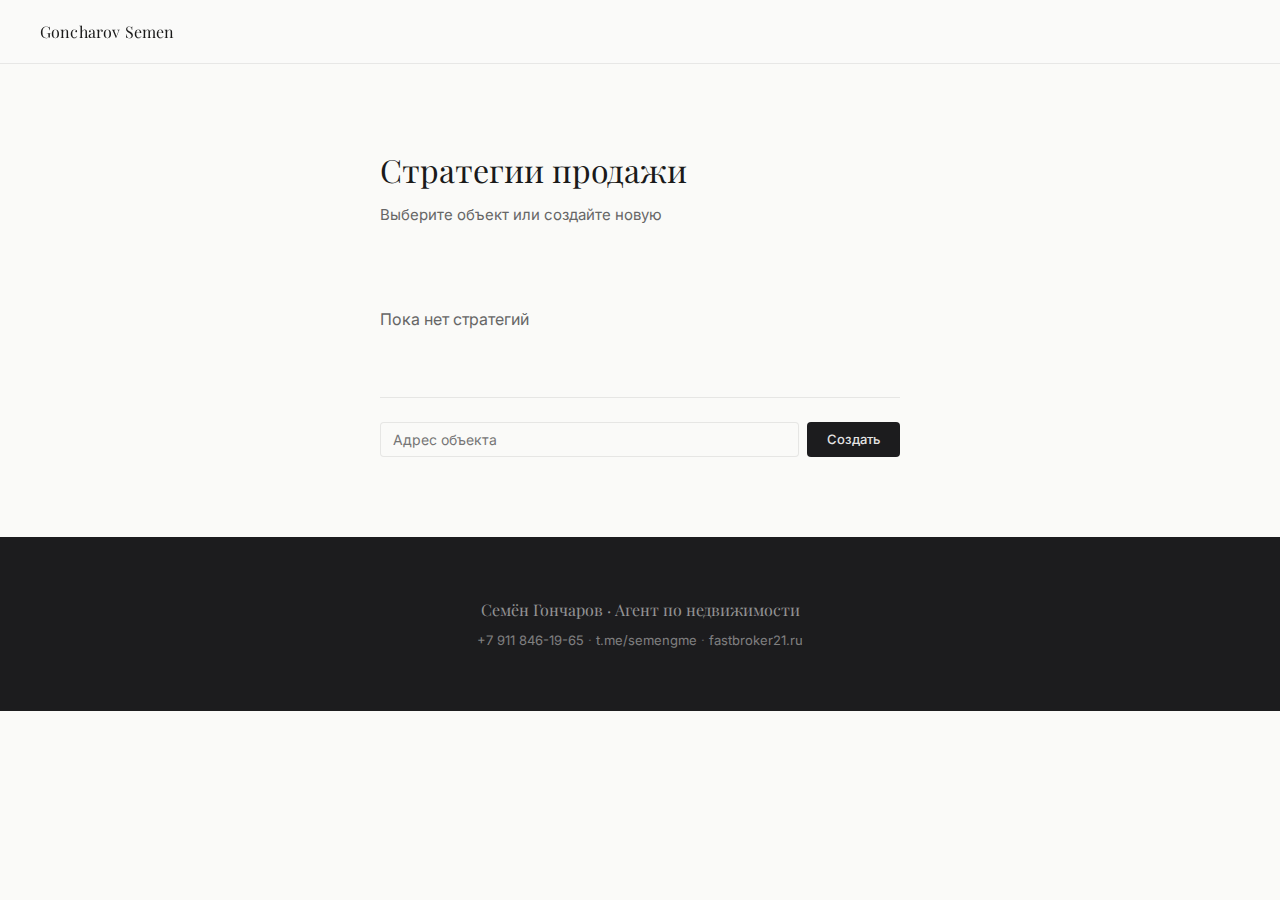
<file: strategy.html>
<!DOCTYPE html>
<html lang="ru">
<head>
<meta charset="UTF-8">
<meta name="viewport" content="width=device-width, initial-scale=1.0">
<meta name="robots" content="noindex, nofollow">
<title>Стратегия продажи — Семён Гончаров</title>
<link rel="preconnect" href="https://fonts.googleapis.com">
<link rel="preconnect" href="https://fonts.gstatic.com" crossorigin>
<link href="https://fonts.googleapis.com/css2?family=Playfair+Display:ital,wght@0,400;0,500;1,400&family=Inter:wght@300;400;500;600&display=swap" rel="stylesheet">
<style>
::selection{background:#0066FF;color:#fff}
*,*::before,*::after{box-sizing:border-box;margin:0;padding:0}
:root{--serif:'Playfair Display',serif;--sans:'Inter',sans-serif;--bg:#FAFAF8;--dark:#1C1C1E;--text:#1A1A1A;--muted:#666;--border:rgba(0,0,0,0.08);--accent:#0066FF}
html{scroll-behavior:smooth}
body{font-family:var(--sans);background:var(--bg);color:var(--text);font-size:16px;line-height:1.6}

/* ── HEADER ── */
.site-header{position:sticky;top:0;z-index:100;background:rgba(250,250,248,0.92);backdrop-filter:blur(12px);border-bottom:1px solid var(--border);padding:0 40px;height:64px;display:flex;align-items:center;justify-content:space-between}
.header-left{display:flex;align-items:center;gap:16px}
.header-brand{font-family:var(--serif);font-size:16px;font-weight:400;letter-spacing:0.01em;text-decoration:none;color:var(--text)}
.back-link{font-size:12px;color:var(--muted);text-decoration:none}
.header-right{display:flex;align-items:center;gap:12px}
.sync-status{font-size:11px;color:var(--muted);display:flex;align-items:center;gap:6px;cursor:pointer}
.sync-dot{width:6px;height:6px;border-radius:50%;background:#ccc;display:inline-block}
.sync-dot.ok{background:#2D8A4E}.sync-dot.error{background:#C0392B}.sync-dot.loading{background:#B8860B;animation:pulse 1s infinite}
@keyframes pulse{0%,100%{opacity:1}50%{opacity:0.3}}
.edit-toggle{font-family:var(--sans);font-size:11px;font-weight:500;letter-spacing:0.08em;text-transform:uppercase;padding:8px 16px;border:1px solid var(--border);border-radius:4px;background:transparent;color:var(--muted);cursor:pointer}
.edit-toggle:hover{border-color:var(--text);color:var(--text)}.edit-toggle.active{background:var(--dark);color:#E5E5E5;border-color:var(--dark)}

/* ── HERO ── */
.hero{background:var(--dark);color:#E5E5E5;padding:100px 40px 80px}
.hero-inner{max-width:900px;margin:0 auto}
.hero-label{font-size:11px;letter-spacing:0.14em;text-transform:uppercase;color:rgba(229,229,229,0.4);margin-bottom:28px}
.hero-title{font-family:var(--serif);font-size:clamp(32px,5.5vw,56px);font-weight:400;line-height:1.1;letter-spacing:-0.02em;margin-bottom:16px}
.hero-meta{display:flex;gap:40px;margin-top:28px;flex-wrap:wrap}
.hero-meta-label{font-size:10px;letter-spacing:0.12em;text-transform:uppercase;color:rgba(229,229,229,0.35);margin-bottom:4px}
.hero-meta-value{font-size:15px;color:rgba(229,229,229,0.75)}
.hero-date{font-size:12px;color:rgba(229,229,229,0.25);margin-top:24px}

/* ── SECTIONS (matching meeting-pack) ── */
.s{max-width:900px;margin:0 auto;padding:80px 40px;border-bottom:1px solid var(--border)}
.s:last-of-type{border-bottom:none}
.s-num{font-size:11px;letter-spacing:0.14em;text-transform:uppercase;color:var(--muted);margin-bottom:16px;display:block}
.s-title{font-family:var(--serif);font-size:clamp(28px,4vw,48px);font-weight:400;line-height:1.15;letter-spacing:-0.02em;margin-bottom:16px}
.s-intro{font-size:16px;line-height:1.7;color:var(--muted);max-width:620px;margin-bottom:52px}
.s-intro a{color:var(--text);text-decoration:underline;text-decoration-color:var(--border);text-underline-offset:3px}
.s-intro strong{color:var(--text);font-weight:500}

.sc-compare{display:grid;grid-template-columns:1fr 1fr 1fr;gap:0;margin-bottom:48px;border:1px solid var(--border);border-radius:8px;overflow:hidden}
.sc-col{padding:28px 20px;background:white;border-right:1px solid var(--border)}
.sc-col:last-child{border-right:none}
.sc-col-rec{background:rgba(45,138,78,0.03)}
.sc-col-name{font-size:13px;font-weight:500;margin-bottom:16px}
.sc-col-row{display:flex;justify-content:space-between;align-items:baseline;padding:6px 0;font-size:13px;border-bottom:1px solid var(--border)}
.sc-col-row:last-child{border-bottom:none}
.sc-col-label{color:var(--muted);font-weight:300;font-size:12px}
.sc-col-val{font-weight:400;text-align:right}

/* ── SCENARIO TABS ── */
.sc-tabs{display:flex;gap:0;border-bottom:1px solid var(--border);margin-bottom:0}
.sc-tab{flex:1;padding:20px 8px;text-align:center;font-size:14px;color:var(--muted);cursor:pointer;border-bottom:2px solid transparent;transition:all 0.2s;line-height:1.3}
.sc-tab:hover{color:var(--text)}.sc-tab.active{color:var(--text);border-bottom-color:var(--text);font-weight:500}
.sc-tab-sub{font-size:11px;color:var(--muted);margin-top:4px;font-weight:300}
.sc-body{padding:48px 0 0;animation:fadeUp 0.4s ease}
@keyframes fadeUp{from{opacity:0;transform:translateY(12px)}to{opacity:1;transform:translateY(0)}}

/* ── SCENARIO ALERTS ── */
.sc-alert{font-size:14px;line-height:1.7;border-radius:8px;padding:20px 24px;margin-bottom:40px;font-weight:300}
.sc-alert strong{font-weight:500}
.sc-alert a{text-underline-offset:3px}
.sc-alert-warn{color:#791F1F;background:#FCEBEB}.sc-alert-warn a{color:#791F1F}
.sc-alert-rec{color:#085041;background:rgba(45,138,78,0.06);border-left:3px solid #2D8A4E;border-radius:0 8px 8px 0}.sc-alert-rec a{color:#085041}
.sc-alert-info{color:#0C447C;background:#E6F1FB}.sc-alert-info a{color:#0C447C}

/* ── SCENARIO METRICS ── */
.sc-grid{display:grid;grid-template-columns:1fr 1fr 1fr;gap:2px;margin-bottom:40px}
.sc-metric{background:white;padding:28px 20px;text-align:center}
.sc-metric:first-child{border-radius:8px 0 0 8px}.sc-metric:last-child{border-radius:0 8px 8px 0}
.sc-metric-num{font-family:var(--serif);font-size:28px;font-weight:400;margin-bottom:6px;letter-spacing:-0.02em}
.sc-metric-label{font-size:11px;color:var(--muted);letter-spacing:0.02em;font-weight:300}

/* ── SCENARIO POINTS (rule-style from meeting-pack) ── */
.sc-point{display:grid;grid-template-columns:40px 1fr;gap:0 24px;padding:28px 0;border-top:1px solid var(--border)}
.sc-point:last-child{border-bottom:1px solid var(--border)}
.sc-point-num{font-family:var(--serif);font-size:24px;font-weight:400;color:rgba(0,0,0,0.1);line-height:1;padding-top:2px}
.sc-point-title{font-size:15px;font-weight:500;margin-bottom:6px;line-height:1.4}
.sc-point-text{font-size:14px;line-height:1.7;color:var(--muted);font-weight:300}
.sc-point-text strong{color:var(--text);font-weight:500}
.sc-point-text a{color:var(--text);text-decoration:underline;text-decoration-color:var(--border);text-underline-offset:3px}

/* ── COSTS ROW ── */
.sc-costs{display:grid;grid-template-columns:1fr 1fr;gap:2px;margin:40px 0}
.sc-cost{background:white;padding:24px 20px}.sc-cost:first-child{border-radius:8px 0 0 8px}.sc-cost:last-child{border-radius:0 8px 8px 0}
.sc-cost-num{font-family:var(--serif);font-size:20px;font-weight:400;margin-bottom:4px}
.sc-cost-label{font-size:11px;color:var(--muted);letter-spacing:0.02em;font-weight:300}

/* ── CALCULATOR ── */
.calc{background:white;border-radius:8px;padding:32px;margin:40px 0 0}
.calc-title{font-size:11px;letter-spacing:0.12em;text-transform:uppercase;color:var(--muted);margin-bottom:24px}
.calc-input-row{display:flex;justify-content:space-between;align-items:center;padding-bottom:16px;margin-bottom:12px;border-bottom:1px solid var(--border)}
.calc-input-label{font-size:14px;color:var(--muted);font-weight:300}
.calc-input{font-family:var(--serif);font-size:24px;font-weight:400;text-align:right;border:none;border-bottom:2px solid var(--border);background:transparent;color:var(--text);width:200px;padding:4px 0;outline:none;letter-spacing:-0.02em;transition:border-color 0.2s}
.calc-input:focus{border-bottom-color:var(--text)}
.calc-input::placeholder{color:rgba(0,0,0,0.12);font-family:var(--sans);font-size:16px;font-weight:300}
.calc-input-sm{font-family:var(--sans);font-size:14px;font-weight:400;text-align:right;border:none;background:transparent;color:var(--text);width:160px;padding:4px 0;outline:none;border-bottom:1px dashed var(--border)}
.calc-input-sm::placeholder{color:rgba(0,0,0,0.15)}
.calc-input-sm:focus{border-bottom-color:var(--text)}
.calc-currency{font-size:14px;color:var(--muted);margin-left:4px}
.calc-toggle{display:flex;align-items:center;gap:12px;margin-bottom:20px;font-size:13px;color:var(--muted);font-weight:300}
.calc-switch{position:relative;width:36px;height:20px;background:rgba(0,0,0,0.1);border-radius:10px;cursor:pointer;transition:background 0.2s;flex-shrink:0}
.calc-switch.on{background:var(--dark)}
.calc-switch::after{content:'';position:absolute;top:2px;left:2px;width:16px;height:16px;border-radius:50%;background:white;transition:left 0.2s;box-shadow:0 1px 3px rgba(0,0,0,0.1)}
.calc-switch.on::after{left:18px}
.calc-row{display:flex;justify-content:space-between;align-items:baseline;padding:8px 0;font-size:14px}
.calc-row.total{border-top:1px solid var(--border);margin-top:12px;padding-top:20px}
.calc-total-label{font-size:14px;color:var(--text);font-weight:400}
.calc-total-val{font-family:var(--serif);font-size:28px;font-weight:400;letter-spacing:-0.02em}
.calc-label{color:var(--muted);font-weight:300}.calc-val{font-weight:400;font-variant-numeric:tabular-nums}.calc-val.dim{color:var(--muted);font-weight:300}
.calc-note{font-size:12px;color:var(--muted);line-height:1.6;font-weight:300;padding:4px 0;margin-top:4px}
.calc-breakdown{font-size:12px;color:var(--muted);line-height:1.7;font-weight:300;padding:4px 0 8px}

/* ── AD GRID ── */
.ad-grid{display:grid;grid-template-columns:1fr 1fr 1fr;gap:2px}
.ad-card{background:white;padding:28px 24px}.ad-card:first-child{border-radius:8px 0 0 8px}.ad-card:last-child{border-radius:0 8px 8px 0}
.ad-card-title{font-size:14px;font-weight:500;margin-bottom:8px}
.ad-card-text{font-size:13px;color:var(--muted);line-height:1.65;font-weight:300}

/* ── CONDITIONS (rule-style) ── */
.cond{display:grid;grid-template-columns:40px 1fr;gap:0 24px;padding:28px 0;border-top:1px solid var(--border)}
.cond:last-child{border-bottom:1px solid var(--border)}
.cond-num{font-family:var(--serif);font-size:24px;font-weight:400;color:rgba(0,0,0,0.1);line-height:1;padding-top:2px}
.cond-title{font-size:15px;font-weight:500;margin-bottom:6px}
.cond-text{font-size:14px;color:var(--muted);line-height:1.65;font-weight:300}
.cond-text a{color:var(--text);text-decoration:underline;text-decoration-color:var(--border);text-underline-offset:3px}

/* ── CTA + FOOTER ── */
.cta-s{max-width:900px;margin:0 auto;padding:80px 40px;text-align:center}
.cta-quote{font-family:var(--serif);font-size:clamp(24px,3.5vw,36px);font-weight:400;line-height:1.25;margin-bottom:20px}
.cta-quote em{font-style:italic;color:var(--muted)}
.cta-sub{font-size:16px;color:var(--muted);font-weight:300;max-width:560px;margin:0 auto;line-height:1.7}
.report-footer{background:var(--dark);padding:60px 40px;text-align:center}
.footer-name{font-family:var(--serif);font-size:16px;color:rgba(229,229,229,0.6);margin-bottom:8px}
.footer-contact{font-size:13px;color:rgba(229,229,229,0.35)}.footer-contact a{color:rgba(229,229,229,0.5);text-decoration:none}

/* ── EDIT PANEL ── */
.edit-panel{display:none;position:fixed;top:64px;right:0;bottom:0;width:460px;background:white;border-left:1px solid var(--border);z-index:200;overflow-y:auto;box-shadow:-4px 0 24px rgba(0,0,0,0.06)}
.edit-panel.open{display:block}.edit-panel-inner{padding:28px}
.edit-panel h3{font-family:var(--serif);font-size:18px;font-weight:400;margin-bottom:20px;padding-bottom:12px;border-bottom:1px solid var(--border)}
.edit-group{margin-bottom:28px}.edit-group-title{font-size:10px;font-weight:600;letter-spacing:0.1em;text-transform:uppercase;color:var(--muted);margin-bottom:12px}
.edit-row{margin-bottom:12px}.edit-label{font-size:12px;color:var(--muted);margin-bottom:4px;display:block}
.edit-input{width:100%;font-family:var(--sans);font-size:14px;padding:8px 12px;border:1px solid var(--border);border-radius:4px;background:var(--bg);color:var(--text)}.edit-input:focus{outline:none;border-color:var(--accent)}
.btn-save{width:100%;padding:14px;font-family:var(--sans);font-size:13px;font-weight:500;letter-spacing:0.06em;text-transform:uppercase;background:var(--dark);color:#E5E5E5;border:none;border-radius:4px;cursor:pointer;margin-top:20px}
.save-hint{font-size:11px;color:var(--muted);text-align:center;margin-top:8px}
.btn-del{width:100%;padding:10px;font-family:var(--sans);font-size:12px;color:#C0392B;background:none;border:1px dashed #C0392B;border-radius:4px;cursor:pointer;margin-top:12px}
.auto-calc{font-size:10px;color:var(--accent);margin-top:4px}

.loading-bar{position:fixed;top:64px;left:0;right:0;height:2px;z-index:300;display:none}.loading-bar.active{display:block}
.loading-bar::after{content:'';display:block;height:100%;width:30%;background:var(--accent);animation:loadSlide 1.2s ease infinite}
@keyframes loadSlide{0%{transform:translateX(-100%)}100%{transform:translateX(400%)}}
.modal-overlay{display:none;position:fixed;inset:0;z-index:999;background:rgba(0,0,0,0.5);backdrop-filter:blur(4px);align-items:center;justify-content:center}.modal-overlay.open{display:flex}
.modal-box{background:white;border-radius:12px;padding:40px;max-width:440px;width:90%}.modal-box h3{font-family:var(--serif);font-size:22px;font-weight:400;margin-bottom:12px}
.modal-box p{font-size:14px;color:var(--muted);line-height:1.6;margin-bottom:20px}.modal-box input{width:100%;font-size:14px;padding:10px 14px;border:1px solid var(--border);border-radius:6px;margin-bottom:16px}
.modal-box button{width:100%;padding:12px;font-size:13px;font-weight:500;letter-spacing:0.06em;text-transform:uppercase;background:var(--dark);color:#E5E5E5;border:none;border-radius:6px;cursor:pointer}
.modal-error{font-size:12px;color:#C0392B;margin-top:8px;display:none}
#pickerContainer{max-width:600px;margin:0 auto;padding:80px 40px}
body.editing .s{margin-right:460px}body.editing .hero{padding-right:500px}

@media(max-width:768px){
  .site-header{padding:0 20px}.hero{padding:60px 20px 48px}.s{padding:60px 20px}
  .hero-meta{gap:24px}
  .sc-grid,.sc-costs{grid-template-columns:1fr}
  .sc-metric,.sc-cost{border-radius:0!important}.sc-metric:first-child,.sc-cost:first-child{border-radius:8px 8px 0 0!important}.sc-metric:last-child,.sc-cost:last-child{border-radius:0 0 8px 8px!important}
  .sc-compare{grid-template-columns:1fr;border:none;gap:8px;border-radius:0}.sc-col{border-right:none;border-radius:8px;border:1px solid var(--border)}
  .sc-point{grid-template-columns:28px 1fr;gap:0 16px}
  .sc-point-num{font-size:18px}
  .cond{grid-template-columns:28px 1fr;gap:0 16px}.cond-num{font-size:18px}
  .ad-grid{grid-template-columns:1fr}.ad-card{border-radius:0!important}.ad-card:first-child{border-radius:8px 8px 0 0!important}.ad-card:last-child{border-radius:0 0 8px 8px!important}
  .calc{padding:24px}.calc-input{font-size:20px;width:140px}.calc-input-row{flex-direction:column;align-items:flex-start;gap:8px}
  .edit-panel{width:100%;left:0}body.editing .s{margin-right:0}body.editing .hero{padding-right:20px}
  .cta-s,.report-footer{padding:60px 20px}
  .sync-status{display:none!important}
}
</style>
</head>
<body>
<div class="loading-bar" id="loadingBar"></div>
<div class="modal-overlay" id="tokenModal"><div class="modal-box"><h3>GitHub Token</h3><p>Введите Personal Access Token.</p><input type="password" id="tokenInput" placeholder="github_pat_..."><button onclick="saveToken()">Подключить</button><div class="modal-error" id="tokenError"></div></div></div>
<header class="site-header"><div class="header-left"><a class="header-brand" href="https://fastbroker21.ru">Goncharov Semen</a><a class="back-link" id="backLink" href="#" onclick="event.preventDefault();showPicker();" style="display:none;">← Все стратегии</a></div><div class="header-right"><span class="sync-status" id="syncStatus" onclick="if(!getToken())showTokenModal();" style="display:none;"><span class="sync-dot" id="syncDot"></span><span id="syncText">—</span></span><button class="edit-toggle" id="editToggle" onclick="toggleEdit()" style="display:none;">Редактировать</button></div></header>

<section class="hero" id="heroSection" style="display:none;"><div class="hero-inner"><p class="hero-label">Индивидуальная стратегия продажи</p><h1 class="hero-title" id="heroTitle"></h1><div class="hero-meta" id="heroMeta"></div><div class="hero-date" id="heroDate"></div></div></section>

<section class="s" id="introSection" style="display:none;">
  <span class="s-num">О документе</span>
  <h2 class="s-title">Зачем нужна стратегия</h2>
  <p class="s-intro">На основе <strong>сравнительно маркетингового анализа</strong> я подготовил три сценария продажи вашего объекта. Каждый отличается по модели ценообразования, срокам, затратам и уровню контроля над итоговой ценой. Это не три варианта «подороже или подешевле» — это три принципиально разные модели поведения на рынке. Подробнее — в <a href="/meeting-pack.html#plan" target="_blank">маркетинговом плане</a>.</p>
</section>

<section class="s" id="scenarioSection" style="display:none;">
  <span class="s-num">01 / 03</span>
  <h2 class="s-title">Три модели продажи</h2>
  <p class="s-intro">Выбор сценария — это выбор того, как будет формироваться цена. Сверху вниз — или через спрос покупателей.</p>
  <div id="scCompare"></div>
  <div class="sc-tabs">
    <div class="sc-tab" onclick="showTab(0,this)">Классическая<div class="sc-tab-sub">подробнее</div></div>
    <div class="sc-tab active" onclick="showTab(1,this)">Мягкие торги<div class="sc-tab-sub">подробнее</div></div>
    <div class="sc-tab" onclick="showTab(2,this)">Аукцион<div class="sc-tab-sub">подробнее</div></div>
  </div>
  <div id="scBodies"></div>
</section>

<section class="s" id="adSection" style="display:none;">
  <span class="s-num">02 / 03</span>
  <h2 class="s-title">Маркетинговый план</h2>
  <p class="s-intro">Инструменты подобраны под ваш объект и целевую аудиторию покупателей. Рекламный бюджет оплачивается продавцом поэтапно — до начала и в процессе продажи.</p>
  <div id="adList"></div>
  <div id="adTotal" style="margin-top:24px;padding:20px 0;border-top:1px solid var(--border);display:flex;justify-content:space-between;align-items:baseline;"></div>
  <div id="adNote" style="font-size:13px;color:var(--muted);line-height:1.65;font-weight:300;padding-top:8px;">Данный план является рекомендуемым конкретно под ваш объект. Состав инструментов и бюджет могут быть скорректированы по вашему желанию — можно добавить дополнительные каналы или убрать то, что считаете лишним. Итоговый план и стоимость согласовываем перед стартом.</div>
</section>

<section class="s" id="condSection" style="display:none;">
  <span class="s-num">03 / 03</span>
  <h2 class="s-title">Как мы работаем</h2>
  <p class="s-intro">Несколько принципов, которые я считаю обязательными — вне зависимости от выбранного сценария.</p>
  <div class="cond"><div class="cond-num">01</div><div><div class="cond-title">Эксклюзивный договор</div><div class="cond-text">Это не формальность. Без эксклюзива я не контролирую процесс — а значит не могу гарантировать результат. Когда объект продают несколько агентов одновременно, покупатели видят одну квартиру от разных людей по разным ценам. Доверие к объекту падает, агенты начинают конкурировать друг с другом за комиссию — за ваш счёт. Подробнее — <a href="/meeting-pack.html#mistakes" target="_blank">ошибки продавцов</a>.</div></div></div>
  <div class="cond"><div class="cond-num">02</div><div><div class="cond-title">Подготовка объекта</div><div class="cond-text">Покупатель принимает решение в первые 30 секунд после того, как открыл дверь. Расхламление, порядок, нейтральный запах, свет — это не мелочи, а инструменты, которые напрямую влияют на цену. Я помогу с рекомендациями, а при необходимости — с организацией. Подробнее — <a href="/meeting-pack.html#prep" target="_blank">подготовка к продаже</a>.</div></div></div>
  <div class="cond"><div class="cond-num">03</div><div><div class="cond-title">Рекламный бюджет</div><div class="cond-text">Оплачивается продавцом поэтапно. Сумма зависит от сценария и согласовывается до старта. Я не трачу ваши деньги на «рекламу ради рекламы» — каждый канал выбирается под конкретный объект и целевую аудиторию покупателя. Полный список инструментов — в маркетинговом плане выше.</div></div></div>
  <div class="cond"><div class="cond-num">04</div><div><div class="cond-title">Прозрачность на каждом этапе</div><div class="cond-text">Вы всегда знаете, что происходит. Еженедельный отчёт с цифрами: звонки, показы, обратная связь, мои выводы и рекомендации. Никаких «работаем, ждите». Если нужна корректировка стратегии — обсуждаем вместе, решение принимаете вы.</div></div></div>
  <div class="cond"><div class="cond-num">05</div><div><div class="cond-title">Что я беру на себя</div><div class="cond-text">Разработку стратегии. Профессиональную фото и видеосъёмку. Написание текстов. Ведение рекламных кампаний. Организацию и проведение показов. Сбор обратной связи. Переговоры с покупателями. Юридическое сопровождение сделки до регистрации. Вы занимаетесь своими делами — я занимаюсь продажей.</div></div></div>
</section>

<section class="cta-s" id="ctaSection" style="display:none;">
  <div class="cta-quote">Стратегия — это не документ.<br><em>Это начало работы.</em></div>
  <div class="cta-sub">Выберем сценарий, согласуем маркетинговый план, определим дату старта. Дальше — я беру процесс на себя, а вы получаете еженедельный отчёт с результатами.</div>
</section>

<div id="pickerContainer" style="display:none;"></div>

<footer class="report-footer" id="footerEl" style="display:none;"><p class="footer-name">Семён Гончаров · Агент по недвижимости</p><p class="footer-contact"><a href="tel:+79118461965">+7 911 846-19-65</a> · <a href="https://t.me/semengme">t.me/semengme</a> · <a href="https://fastbroker21.ru">fastbroker21.ru</a></p></footer>

<div class="edit-panel" id="editPanel"><div class="edit-panel-inner"><h3>Редактор стратегии</h3><div class="edit-group"><div class="edit-group-title">Объект</div><div class="edit-row"><label class="edit-label">Адрес</label><input class="edit-input" id="e-address" onchange="sav()"></div><div style="display:grid;grid-template-columns:1fr 1fr;gap:8px;"><div class="edit-row"><label class="edit-label">Площадь, м²</label><input class="edit-input" id="e-area" type="number" step="0.1" onchange="sav()"></div><div class="edit-row"><label class="edit-label">Комнат</label><input class="edit-input" id="e-rooms" type="number" onchange="sav()"></div></div><div style="display:grid;grid-template-columns:1fr 1fr;gap:8px;"><div class="edit-row"><label class="edit-label">Этаж</label><input class="edit-input" id="e-floor" onchange="sav()"></div><div class="edit-row"><label class="edit-label">Район</label><input class="edit-input" id="e-location" onchange="sav()"></div></div><div class="edit-row"><label class="edit-label">Дата</label><input class="edit-input" id="e-date" onchange="sav()"></div></div><div class="edit-group"><div class="edit-group-title">Рек. цена из СМА</div><div style="display:grid;grid-template-columns:1fr 1fr;gap:8px;"><div class="edit-row"><label class="edit-label">От (руб.)</label><input class="edit-input" id="e-priceFrom" type="number" onchange="sav()"></div><div class="edit-row"><label class="edit-label">До (руб.)</label><input class="edit-input" id="e-priceTo" type="number" onchange="sav()"></div></div><div class="auto-calc" id="autoHint"></div></div><div class="edit-group"><div class="edit-group-title">Комиссия (%)</div><div style="display:grid;grid-template-columns:1fr 1fr 1fr;gap:8px;"><div class="edit-row"><label class="edit-label">Классика</label><input class="edit-input" id="e-comm1" type="number" step="0.1" value="2.5" onchange="sav()"></div><div class="edit-row"><label class="edit-label">М. торги</label><input class="edit-input" id="e-comm2" type="number" step="0.1" value="3" onchange="sav()"></div><div class="edit-row"><label class="edit-label">Аукцион</label><input class="edit-input" id="e-comm3" type="number" step="0.1" value="6" onchange="sav()"></div></div></div><div class="edit-group"><div class="edit-group-title">Стартовые цены (авто из СМА или вручную)</div><div style="display:grid;grid-template-columns:1fr 1fr 1fr;gap:8px;"><div class="edit-row"><label class="edit-label">Классика</label><input class="edit-input" id="e-start1" type="number" placeholder="авто" onchange="sav()"></div><div class="edit-row"><label class="edit-label">М. торги</label><input class="edit-input" id="e-start2" type="number" placeholder="авто" onchange="sav()"></div><div class="edit-row"><label class="edit-label">Аукцион</label><input class="edit-input" id="e-start3" type="number" placeholder="авто" onchange="sav()"></div></div><div class="auto-calc" id="startHint">Пустое поле = автоподсчёт из рек. цены СМА</div></div><div class="edit-group"><div class="edit-group-title">Маркетинговый план</div><div id="e-marketing"></div><div class="auto-calc" id="mkTotal"></div></div><button class="btn-save" onclick="saveData()">Сохранить</button><p class="save-hint" id="saveHint">Данные синхронизируются через GitHub.</p><button class="btn-del" onclick="resetObj()">Удалить эту стратегию</button></div></div>
<script>
const GH_OWNER='oralperoxyl',GH_REPO='index.html',GH_FILE='data/strategy.json',GH_BRANCH='main',TOKEN_KEY='wr_gh_token';
let allData={items:{}},currentId=null,fileSha=null,isEditMode=false,saveTimeout=null,taxState=[false,false,false],activeTab=1,calcPrices=[0,0,0],purchasePrices=[0,0,0];
const editPanel=document.getElementById('editPanel'),editBtn=document.getElementById('editToggle'),backLink=document.getElementById('backLink'),pickerEl=document.getElementById('pickerContainer'),loadingBar=document.getElementById('loadingBar'),syncDot=document.getElementById('syncDot'),syncText=document.getElementById('syncText'),footerEl=document.getElementById('footerEl');
const reportEls=['heroSection','introSection','scenarioSection','adSection','condSection','ctaSection'];
function getToken(){try{return localStorage.getItem(TOKEN_KEY)||'';}catch(e){return '';}}
function esc(s){const d=document.createElement('div');d.textContent=s;return d.innerHTML;}
function fmt(n){if(!n)return'\u2014';return Number(n).toLocaleString('ru-RU');}
function fmtP(n){if(!n)return'\u2014';const m=Number(n);if(m>=1e6)return(m/1e6).toFixed(1).replace('.0','').replace('.',',')+' млн ₽';return fmt(m)+' ₽';}
function parseNum(v){if(!v)return 0;return Number(String(v).replace(/,/g,'.').replace(/[^\d.]/g,''))||0;}
function slugify(t){return t.toLowerCase().replace(/[^a-zа-яё0-9]/gi,'-').replace(/-+/g,'-').replace(/^-|-$/g,'').substring(0,60);}
function todayStr(){return new Date().toLocaleDateString('ru-RU',{day:'numeric',month:'long',year:'numeric'});}
function setLoading(on){loadingBar.classList.toggle('active',on);syncDot.className='sync-dot'+(on?' loading':'');}
function setSyncOk(m){syncDot.className='sync-dot ok';syncText.textContent=m||'Синхронизировано';}
function setSyncError(m){syncDot.className='sync-dot error';syncText.textContent=m||'Ошибка';}
async function ghFetch(method,body){const token=getToken();if(!token)return null;try{const url='https://api.github.com/repos/'+GH_OWNER+'/'+GH_REPO+'/contents/'+GH_FILE+'?ref='+GH_BRANCH;const opts={method:method||'GET',headers:{'Authorization':'Bearer '+token,'Accept':'application/vnd.github+json','X-GitHub-Api-Version':'2022-11-28'}};if(body)opts.body=JSON.stringify(body);return await fetch(url,opts);}catch(e){return null;}}
async function loadFromGitHub(){setLoading(true);try{const r=await ghFetch('GET');if(!r){setSyncError('Нет токена');return false;}if(r.status===404){allData={items:{}};fileSha=null;setSyncOk('Новый');return true;}if(!r.ok){setSyncError('Ошибка '+r.status);return false;}const j=await r.json();fileSha=j.sha;const c=atob(j.content.replace(/\n/g,''));allData=JSON.parse(new TextDecoder().decode(Uint8Array.from(c,x=>x.charCodeAt(0))));if(!allData.items)allData.items={};setSyncOk();return true;}catch(e){setSyncError('Сеть');return false;}finally{setLoading(false);}}
async function saveToGitHub(){setLoading(true);try{const enc=btoa(unescape(encodeURIComponent(JSON.stringify(allData,null,2))));const body={message:'Update strategy',content:enc,branch:GH_BRANCH};if(fileSha)body.sha=fileSha;const r=await ghFetch('PUT',body);if(!r)return false;if(!r.ok){if(r.status===409){await loadFromGitHub();return saveToGitHub();}return false;}const j=await r.json();fileSha=j.content.sha;setSyncOk('Сохранено');return true;}catch(e){return false;}finally{setLoading(false);}}
function debounceSave(){if(saveTimeout)clearTimeout(saveTimeout);saveTimeout=setTimeout(()=>saveToGitHub(),2000);}
function showTokenModal(){document.getElementById('tokenModal').classList.add('open');}
async function saveToken(){const t=document.getElementById('tokenInput').value.trim();if(!t)return;try{localStorage.setItem(TOKEN_KEY,t);}catch(e){}const ok=await loadFromGitHub();if(ok){document.getElementById('tokenModal').classList.remove('open');initApp();}else{try{localStorage.removeItem(TOKEN_KEY);}catch(e){}document.getElementById('tokenError').textContent='Не удалось';document.getElementById('tokenError').style.display='block';}}
function changeToken(){try{localStorage.removeItem(TOKEN_KEY);}catch(e){}showTokenModal();}
function blankItem(){return{address:'',area:0,rooms:0,floor:'',location:'',priceFrom:0,priceTo:0,comm1:2.5,comm2:3,comm3:6,start1:0,start2:0,start3:0,date:todayStr(),marketing:defaultMarketing()};}
function defaultMarketing(){return[
{name:'Профессиональная фотосъёмка',desc:'Интерьерный фотограф, 15–25 кадров',price:8000,on:true},
{name:'Видеосъёмка объекта',desc:'Короткий видеоролик для соцсетей и площадок',price:12000,on:false},
{name:'3D-тур / виртуальный показ',desc:'Панорамный тур для удалённых покупателей',price:7000,on:false},
{name:'Аэросъёмка (дрон)',desc:'Фото и видео с воздуха — район, двор, вид',price:10000,on:false},
{name:'Продающий текст объявления',desc:'Копирайтинг с акцентом на целевую аудиторию',price:0,on:true},
{name:'ЦИАН — премиум-размещение',desc:'Топ-позиция, выделение в поиске',price:5000,on:true},
{name:'Авито — премиум-размещение',desc:'Поднятие, выделение, расширенный формат',price:3000,on:true},
{name:'Яндекс.Недвижимость — размещение',desc:'Публикация и продвижение на площадке',price:2000,on:true},
{name:'Домклик — размещение',desc:'Площадка Сбербанка, аудитория ипотечных покупателей',price:0,on:false},
{name:'Таргетированная реклама',desc:'Соцсети: точечная реклама на покупателей в сегменте',price:15000,on:false},
{name:'Контекстная реклама (Яндекс.Директ)',desc:'Показ объявления в поисковой выдаче по целевым запросам',price:10000,on:false},
{name:'Рассылка по агентской сети',desc:'Уведомление агентов-партнёров с покупателями в сегменте',price:0,on:true},
{name:'Листовки для работы на территории',desc:'Дизайн + печать для расклейки в подъездах и домах рядом',price:5000,on:false},
{name:'Баннер на окно',desc:'Печатный баннер с номером телефона — видно с улицы',price:3000,on:false},
{name:'Бегущая строка / LED на окно',desc:'Электронная бегущая строка — привлекает внимание прохожих',price:5000,on:false},
{name:'Презентация для агентов',desc:'PDF/ссылка с фото, параметрами и условиями сделки',price:0,on:true},
{name:'Хоумстейджинг (консультация)',desc:'Рекомендации по подготовке квартиры к показам',price:0,on:true},
{name:'Хоумстейджинг (реализация)',desc:'Организация расхламления, мелкий ремонт, декор',price:15000,on:false},
{name:'Open house / день открытых дверей',desc:'Организация массового показа в один день',price:0,on:false}
];}
function hideReport(){reportEls.forEach(id=>{const el=document.getElementById(id);if(el)el.style.display='none';});footerEl.style.display='none';editPanel.classList.remove('open');document.body.classList.remove('editing');editBtn.style.display='none';backLink.style.display='none';}
function showReportEls(){reportEls.forEach(id=>{const el=document.getElementById(id);if(el)el.style.display='';});footerEl.style.display='';pickerEl.style.display='none';}
function showPicker(){currentId=null;hideReport();pickerEl.style.display='block';footerEl.style.display='';renderPicker();}
function renderPicker(){const ids=Object.keys(allData.items);pickerEl.innerHTML='<div style="margin-bottom:48px;"><h1 style="font-family:var(--serif);font-size:32px;font-weight:400;margin-bottom:8px;">Стратегии продажи</h1><p style="color:var(--muted);font-size:15px;">Выберите объект или создайте новую</p></div>'+(ids.length?ids.map(id=>{const s=allData.items[id];return'<div style="display:flex;justify-content:space-between;align-items:center;padding:20px 0;border-top:1px solid var(--border);"><a href="#" onclick="event.preventDefault();openItem(\''+id+'\')" style="text-decoration:none;color:var(--text);flex:1;"><div style="font-size:15px;font-weight:500;">'+esc(s.address||'—')+'</div><div style="font-size:12px;color:var(--muted);margin-top:2px;">'+fmtP(s.priceFrom)+' – '+fmtP(s.priceTo)+'</div></a><div style="display:flex;gap:8px;"><button onclick="copyLink(\''+id+'\',this)" style="font-size:11px;color:var(--accent);background:none;border:1px solid var(--border);border-radius:3px;cursor:pointer;padding:4px 10px;">Ссылка</button><button onclick="deleteItem(\''+id+'\')" style="font-size:11px;color:#C0392B;background:none;border:none;cursor:pointer;padding:4px 8px;">✕</button></div></div>';}).join(''):'<p style="color:var(--muted);padding:32px 0;">Пока нет стратегий</p>')+'<div style="margin-top:32px;border-top:1px solid var(--border);padding-top:24px;"><div style="display:flex;gap:8px;"><input id="newAddr" class="edit-input" placeholder="Адрес объекта" style="flex:1;" onkeydown="if(event.key===\'Enter\')createItem()"><button onclick="createItem()" style="font-family:var(--sans);font-size:13px;font-weight:500;padding:8px 20px;background:var(--dark);color:#E5E5E5;border:none;border-radius:4px;cursor:pointer;">Создать</button></div></div>';}
async function createItem(){const n=document.getElementById('newAddr').value.trim();if(!n)return;const id=slugify(n)||('s-'+Date.now());if(allData.items[id])return;const s=blankItem();s.address=n;allData.items[id]=s;await saveToGitHub();openItem(id);}
async function deleteItem(id){if(!confirm('Удалить?'))return;delete allData.items[id];await saveToGitHub();renderPicker();}
function resetObj(){if(!confirm('Удалить?'))return;delete allData.items[currentId];saveToGitHub();showPicker();}
function copyLink(id,btn){const url=location.origin+location.pathname+'?id='+id;try{navigator.clipboard.writeText(url).then(()=>{btn.textContent='✓';setTimeout(()=>btn.textContent='Ссылка',1500);});}catch(e){prompt('Скопируйте:',url);}}
function openItem(id){const s=allData.items[id];if(!s)return;currentId=id;calcPrices=[0,0,0];purchasePrices=[0,0,0];pickerEl.style.display='none';showReportEls();if(isEditMode){editBtn.style.display='';backLink.style.display='';}try{history.pushState({id},'',location.pathname+'?id='+id+(isEditMode?'&edit=1':''));}catch(e){}render();if(editPanel.classList.contains('open'))populatePanel();}
function showTab(i,el){activeTab=i;document.querySelectorAll('.sc-tab').forEach(t=>t.classList.remove('active'));if(el)el.classList.add('active');else document.querySelectorAll('.sc-tab')[i].classList.add('active');render();}
function toggleTax(idx){taxState[idx]=!taxState[idx];render();}
function fmtInput(el,arr,idx){
  var v=el.value.replace(/[^0-9]/g,'');
  var n=parseInt(v)||0;
  arr[idx]=n;
  var cur=el.selectionStart;
  var oldLen=el.value.length;
  el.value=n?n.toLocaleString('ru-RU'):'';
  var newLen=el.value.length;
  var pos=cur+(newLen-oldLen);
  el.setSelectionRange(pos,pos);
}
function render(){
  const s=allData.items[currentId];if(!s)return;
  const pF=Number(s.priceFrom)||0,pT=Number(s.priceTo)||0,avg=pF&&pT?Math.round((pF+pT)/2):0;
  const c1=Number(s.comm1)||2.5,c2=Number(s.comm2)||3,c3=Number(s.comm3)||6;
  const p1S=Number(s.start1)||pT;
  const p2S=Number(s.start2)||avg;
  const p3S=Number(s.start3)||(pF?Math.round(pF*0.85):0);
  const p1D=avg?Math.round(avg*0.97):0;
  const p2D=avg?Math.round(avg*0.98):0;
  const p3D=avg?Math.round(avg*1.02):0;
  document.getElementById('heroTitle').textContent=s.address||'Новый объект';
  document.getElementById('heroMeta').innerHTML=[['Площадь',s.area?s.area+' м²':'—'],['Комнат',s.rooms||'—'],['Этаж',s.floor||'—'],['Район',s.location||'—']].map(x=>'<div><div class="hero-meta-label">'+x[0]+'</div><div class="hero-meta-value">'+esc(String(x[1]))+'</div></div>').join('');
  document.getElementById('heroDate').textContent=s.date?'Актуально на '+s.date:'';

  function calcNdfl(b){if(b<=0)return 0;if(b<=2400000)return Math.round(b*0.13);return Math.round(2400000*0.13+(b-2400000)*0.15);}

  function cH(defaultDeal,cp,ti){
    var deal=calcPrices[ti]||defaultDeal||0;
    if(!calcPrices[ti]&&defaultDeal)calcPrices[ti]=defaultDeal;
    var pp=purchasePrices[ti]||0;
    const cm=deal?Math.round(deal*cp/100):0;
    var taxBase=deal;
    if(taxState[ti]&&pp>0)taxBase=Math.max(0,deal-pp);
    const tax=taxState[ti]&&deal?calcNdfl(taxBase):0;
    const net=deal?deal-cm-tax:0;
    var th='<div class="calc"><div class="calc-title">Калькулятор \u00abна руки\u00bb</div>';
    th+='<div class="calc-input-row"><span class="calc-input-label">Введите предполагаемую<br>цену сделки</span><div><input class="calc-input" type="text" inputmode="numeric" placeholder="0" value="'+(deal?fmt(deal):'')+'" oninput="fmtInput(this,calcPrices,'+ti+')" onblur="render();" onkeydown="if(event.key===\'Enter\'){event.target.blur();}"><span class="calc-currency">\u20bd</span></div></div>';
    if(!deal){th+='<div style="font-size:12px;color:var(--muted);font-weight:300;margin-bottom:16px;">Введите сумму — калькулятор покажет сколько вы получите после вычета комиссии и налогов.</div>';}
    th+='<div class="calc-toggle"><div class="calc-switch'+(taxState[ti]?' on':'')+'" onclick="toggleTax('+ti+')"></div><span>Владение менее 5 лет (НДФЛ)</span></div>';
    if(deal){
      if(taxState[ti]){
        th+='<div class="calc-row" style="margin-bottom:12px;padding-bottom:12px;border-bottom:1px dashed var(--border);"><span class="calc-label">Цена покупки <span style="font-size:11px;">(если есть)</span></span><span><input class="calc-input-sm" type="text" inputmode="numeric" placeholder="не указана" value="'+(pp?fmt(pp):'')+'" oninput="fmtInput(this,purchasePrices,'+ti+')" onblur="render();" onkeydown="if(event.key===\'Enter\'){event.target.blur();}"> <span style="font-size:12px;color:var(--muted);">\u20bd</span></span></div>';
      }
      th+='<div class="calc-row"><span class="calc-label">Комиссия ('+cp+'%)</span><span class="calc-val dim">\u2212 '+fmt(cm)+' \u20bd</span></div>';
      if(taxState[ti]){
        if(pp>0){
          th+='<div class="calc-row"><span class="calc-label">Налогооблагаемая база</span><span class="calc-val dim">'+fmt(taxBase)+' \u20bd</span></div>';
          th+='<div class="calc-note" style="margin-bottom:4px;">'+fmt(deal)+' (продажа) \u2212 '+fmt(pp)+' (покупка) = '+fmt(taxBase)+' \u20bd</div>';
        }
        th+='<div class="calc-row"><span class="calc-label">НДФЛ</span><span class="calc-val dim">\u2212 '+fmt(tax)+' \u20bd</span></div>';
        if(taxBase>2400000){
          var t1=Math.round(2400000*0.13),t2=Math.round((taxBase-2400000)*0.15);
          th+='<div class="calc-breakdown">Первые 2,4 млн \u00d7 13% = '+fmt(t1)+' \u20bd<br>Сумма свыше 2,4 млн \u00d7 15% = '+fmt(t2)+' \u20bd</div>';
        }else if(taxBase>0){
          th+='<div class="calc-breakdown">'+fmt(taxBase)+' \u00d7 13% = '+fmt(tax)+' \u20bd</div>';
        }
        if(!pp){th+='<div class="calc-note">Расчёт с полной суммы. Укажите цену покупки \u2014 налог будет считаться с разницы.</div>';}
      }else{
        th+='<div class="calc-row"><span class="calc-label">НДФЛ</span><span class="calc-val dim">не применяется</span></div>';
      }
      th+='<div class="calc-row total"><span class="calc-total-label">На руки</span><span class="calc-total-val">'+fmt(net)+' \u20bd</span></div>';
      th+='<div class="calc-note" style="margin-top:8px;">Маркетинговый бюджет оплачивается отдельно, поэтапно до начала и в процессе продажи.</div>';
    }
    th+='</div>';return th;
  }

  function met(start,term,tCol,tLab,dTxt,dLab){
    return '<div class="sc-grid"><div class="sc-metric"><div class="sc-metric-num">'+(start?fmtP(start):'—')+'</div><div class="sc-metric-label">Стартовая цена</div></div><div class="sc-metric"><div class="sc-metric-num" style="color:'+tCol+';">'+term+'</div><div class="sc-metric-label">'+tLab+'</div></div><div class="sc-metric"><div class="sc-metric-num" style="font-size:18px;">'+dTxt+'</div><div class="sc-metric-label">'+dLab+'</div></div></div>';
  }

  function pt(num,title,text){
    return '<div class="sc-point"><div class="sc-point-num">'+num+'</div><div><div class="sc-point-title">'+title+'</div><div class="sc-point-text">'+text+'</div></div></div>';
  }

  function costs(cp,mkText,mkDesc){
    return '<div class="sc-costs"><div class="sc-cost"><div class="sc-cost-num">'+cp+'%</div><div class="sc-cost-label">Комиссия агента</div></div><div class="sc-cost"><div class="sc-cost-num">'+mkText+'</div><div class="sc-cost-label">Маркетинг (оплата продавца)</div>'+(mkDesc?'<div style="font-size:12px;color:var(--muted);line-height:1.5;margin-top:8px;font-weight:300;">'+mkDesc+'</div>':'')+'</div></div>';
  }

  var h='';

  // ═══ COMPARISON TABLE ═══
  function compCol(name,cls,rows){
    var c='<div class="sc-col'+cls+'">';
    c+='<div class="sc-col-name">'+name+'</div>';
    rows.forEach(function(r){c+='<div class="sc-col-row"><span class="sc-col-label">'+r[0]+'</span><span class="sc-col-val">'+r[1]+'</span></div>';});
    c+='</div>';return c;
  }
  document.getElementById('scCompare').innerHTML='<div class="sc-compare">'
    +compCol('Классическая','',[['Срок','<span style="color:#791F1F;">4+ мес.</span>'],['Цена','Сверху вниз'],['Комиссия',c1+'%'],['Маркетинг','~10 000 ₽'],['Конкуренция','Нет'],['Контроль','Минимальный']])
    +compCol('Мягкие торги',' sc-col-rec',[['Срок','<span style="color:#085041;">2–2,5 мес.</span>'],['Цена','Через спрос'],['Комиссия',c2+'%'],['Маркетинг','20–35 000 ₽'],['Конкуренция','Мягкая'],['Контроль','Еженедельный']])
    +compCol('Аукцион','',[['Срок','<span style="color:#0C447C;">14–21 день</span>'],['Цена','Конкуренция'],['Комиссия',c3+'%'],['Маркетинг','45–120 000 ₽'],['Конкуренция','Максимальная'],['Контроль','Полный']])
    +'</div>';

  // ═══ CLASSIC ═══
  h+='<div class="sc-body" style="display:'+(activeTab===0?'block':'none')+';">';
  h+='<div class="sc-alert sc-alert-warn"><strong>Этот сценарий несёт риски.</strong> Срок продажи не определён. Цена движется только сверху вниз. Нет конкуренции покупателей за объект. Нет уверенности, что вы продали по максимальной цене. Подробнее — <a href="/meeting-pack.html#mistakes" target="_blank">ошибки продавцов</a>.</div>';
  h+=met(p1S,'4+ мес.','#791F1F','Срок не определён','Сверху вниз','Цена снижается торгом');
  h+=pt('01','Как это работает','Выставляем объект по верхней границе. Ждём. Звонки, показы — но без системы. Покупатель приходит, смотрит, уходит думать. Через неделю звонит и предлагает на 500 тысяч меньше. Вы соглашаетесь или ждёте следующего. Следующий предложит ещё меньше — потому что видит, что объект стоит уже давно.');
  h+=pt('02','Почему цена всегда падает','Каждый покупатель торгует вас один на один. Он не знает о других — и не боится потерять объект. Торг идёт только в одну сторону: вниз. Через 2–3 месяца агенты покупателей звонят и говорят: «Ваш объект стоит давно, мой клиент готов забрать, но со скидкой 10%». И вы начинаете думать — а может и правда снизить? <strong>Вы никогда не узнаете, можно ли было продать дороже.</strong>');
  h+=pt('03','Что видят покупатели','Дату публикации. Историю снижения цены. Сколько дней объект на рынке. После 60–90 дней квартира попадает в категорию «проблемных» — даже если с ней всё в порядке. Покупатели начинают искать подвох. Агенты рекомендуют своим клиентам подождать: «Снизит ещё — никуда не денется». Снять и выставить заново не поможет — рынок помнит.');
  h+=pt('04','Итог','Минимальные затраты: комиссия '+c1+'%, маркетинг ~10 000 ₽. Но и минимальный контроль. Нет системного сбора обратной связи. Нет данных для принятия решений. Нет конкуренции покупателей. Продажа может занять 4 месяца, может 8. А может вы продадите за месяц — но на 5–7% дешевле, чем могли бы при управляемом процессе. И никогда об этом не узнаете.');
  h+=costs(c1,'~10 000 ₽','Базовые рекламные площадки: ЦИАН, Авито, Яндекс.Недвижимость — стандартное размещение.');
  h+=cH(p1D,c1,0);
  h+='</div>';

  // ═══ SOFT BIDDING ═══
  h+='<div class="sc-body" style="display:'+(activeTab===1?'block':'none')+';">';
  h+='<div class="sc-alert sc-alert-rec"><strong>Рекомендуемый сценарий.</strong> Управляемый процесс с еженедельной корректировкой на основе данных. Итоговая цена будет <strong>максимально возможной для этого объекта</strong> — она формируется реальным спросом покупателей.</div>';
  h+=met(p2S,'2–2,5 мес.','#085041','Ориент. срок','По максимуму','Цена = реальный спрос');
  h+=pt('01','Как это работает','Выходим по середине рекомендуемого коридора — это зона, где живёт реальный спрос. Не пугаем ценой, не демпингуем. Первые 2 недели — замер реакции рынка: сколько звонков, сколько показов, что говорят покупатели. Если интерес высокий — корректируем вверх. Если слабый — двигаемся вниз и анализируем почему. Каждую неделю вы получаете отчёт с цифрами и моими выводами.');
  h+=pt('02','Почему цена будет максимальной','Когда покупатель знает, что он не единственный — всё меняется. Он больше не торгует вас вниз. Он думает: «Если не я — кто-то другой заберёт». Это не давление — это реальность, которую мы создаём управляемым спросом. Я не говорю покупателю «торопитесь». Я говорю: «Есть ещё заинтересованные, решение за вами». <strong>Итоговая цена определяется не вашими ожиданиями, а готовностью покупателей платить.</strong>');
  h+=pt('03','Что вы видите каждую неделю','Еженедельный отчёт: сколько было звонков, сколько показов, что сказали покупатели, какие возражения, кто готов обсуждать оффер. Не абстрактное «работаем» — а конкретные цифры и мои выводы. Если что-то не так — мы это видим через неделю, а не через три месяца. И корректируем на основе фактов. Подробнее — <a href="/meeting-pack.html#showings" target="_blank">правила показов</a>.');
  h+=pt('04','Почему 2–2,5 месяца','Без аукционного бюджета на маркетинг мы не создаём ажиотаж за 2 дня — мы строим спрос постепенно. 3–6 недель на привлечение мотивированных покупателей. 2–3 недели на переговоры и выход на сделку. Это управляемый процесс — не быстрый и не медленный, а ровно такой, какой нужен для максимальной цены.');
  h+=pt('05','Итог','Максимальную цену, подтверждённую реальным спросом. Полный контроль — вы видите каждый шаг. Уверенность, что не продешевили — потому что цену определил рынок, а не один покупатель в пустой квартире. Комиссия '+c2+'%, маркетинг 20 000 – 35 000 ₽. Оптимальный баланс затрат и результата.');
  h+=costs(c2,'20 000 – 35 000 ₽','Премиум-размещение на площадках, точечная таргетированная реклама, работа с агентской сетью. Мягче аукционного формата, но значительно шире классического.');
  h+=cH(p2D,c2,1);
  h+='</div>';

  // ═══ AUCTION ═══
  h+='<div class="sc-body" style="display:'+(activeTab===2?'block':'none')+';">';
  h+='<div class="sc-alert sc-alert-info"><strong>Самый быстрый способ продать по максимальной цене.</strong> 21 день в стандартном формате, 14 дней в ускоренном. Итоговая цена формируется конкуренцией покупателей. Подходит только самым мотивированным собственникам. Подробнее — <a href="/meeting-pack.html#plan" target="_blank">маркетинговый план</a>.</div>';
  h+=met(p3S,'14–21 день','#0C447C','Ориент. срок','По максимуму','Покупатели конкурируют');
  h+=pt('01','Как это работает','Стартовая цена — намеренно ниже рынка. Это не скидка. Это инструмент. За 10–14 дней интенсивного маркетинга мы привлекаем максимум покупателей. Все показы — в 2 дня. На показах я провожу спокойную беседу с каждым покупателем и собираю офферы. Через 1–2 дня после завершения показов — торги между покупателями. На следующий день после торгов — приём задатка. Всё конкретно и с чёткими сроками.');
  h+=pt('02','Почему цена растёт','Когда 8–15 человек приходят на показ и видят друг друга — включается другая психология. Это не торг с продавцом — это конкуренция между покупателями. <strong>Каждый думает: если не я — заберёт кто-то другой.</strong> Офферы поступают выше стартовой цены. Иногда значительно выше. Я провёл достаточно аукционов, чтобы знать: эта механика работает — если всё подготовлено правильно.');
  h+=pt('03','Почему нужен бюджет','Аукцион — это спринт. Чтобы за 10–14 дней собрать 8–15 мотивированных покупателей, нужна максимальная видимость: премиум на всех площадках, таргет в соцсетях, листовки на территории, баннер на окно, рассылка по агентам. Каждый рубль маркетинга — это ещё один покупатель на показе. А каждый покупатель — это конкуренция, которая поднимает цену. Подробности — в <a href="/meeting-pack.html#plan" target="_blank">маркетинговом плане</a>.');
  h+=pt('04','Это не для всех','Аукцион требует полной готовности. Документы — в порядке. Квартира — расхламлена и подготовлена к показам. Собственник — готов к стартовой цене ниже рынка и доверяет процессу. Если есть сомнения — лучше мягкие торги. Аукцион работает только когда все элементы на месте. Подробнее — <a href="/meeting-pack.html#prep" target="_blank">подготовка к продаже</a>.');
  h+=pt('05','Итог','21 день от старта до аванса. Максимальная цена, сформированная конкуренцией. Полная прозрачность — вы видите все офферы и сами выбираете покупателя по цене и условиям. Комиссия '+c3+'%, маркетинг 45 000 – 120 000 ₽. Самый дорогой сценарий — но и самый результативный по соотношению цена/срок.');
  h+=costs(c3,'45 000 – 120 000 ₽','Полный интенсивный маркетинг: премиум на всех площадках, таргет, работа на территории, агентская сеть, профессиональные фото/видео. Подробности — в <a href="/meeting-pack.html#plan" target="_blank" style="color:var(--text);text-underline-offset:3px;">маркетинговом плане</a>.');
  h+=cH(p3D,c3,2);
  h+='</div>';

  document.getElementById('scBodies').innerHTML=h;
  renderAd(s);
}

function renderAd(s){
  var mk=s.marketing||defaultMarketing();
  var active=mk.filter(function(t){return t.on;});
  if(!active.length){document.getElementById('adList').innerHTML='<p style="color:var(--muted);font-size:14px;padding:20px 0;">Маркетинговые инструменты не выбраны — настройте в панели редактирования.</p>';document.getElementById('adTotal').innerHTML='';return;}
  var h='';
  active.forEach(function(t,i){
    h+='<div class="cond"><div class="cond-num" style="font-size:18px;">'+(i<9?'0':'')+(i+1)+'</div><div><div class="cond-title">'+esc(t.name)+'</div><div class="cond-text">'+esc(t.desc)+(t.price?'<span style="display:inline-block;margin-left:12px;font-weight:400;color:var(--text);">'+fmt(t.price)+' ₽</span>':'<span style="display:inline-block;margin-left:12px;color:rgba(45,138,78,0.7);font-weight:400;">включено</span>')+'</div></div></div>';
  });
  document.getElementById('adList').innerHTML=h;
  var total=active.reduce(function(s,t){return s+(t.price||0);},0);
  document.getElementById('adTotal').innerHTML='<span style="font-size:14px;color:var(--muted);">Итого маркетинговый бюджет</span><span style="font-family:var(--serif);font-size:24px;font-weight:400;">'+fmt(total)+' ₽</span>';
}
function renderMkPanel(){
  var s=allData.items[currentId];if(!s)return;
  if(!s.marketing)s.marketing=defaultMarketing();
  var h='';
  s.marketing.forEach(function(t,i){
    h+='<div style="display:flex;align-items:flex-start;gap:8px;padding:8px 0;border-bottom:1px solid var(--border);"><input type="checkbox" '+(t.on?'checked':'')+' style="margin-top:3px;accent-color:var(--dark);" onchange="allData.items[currentId].marketing['+i+'].on=this.checked;sav();"><div style="flex:1;min-width:0;"><div style="font-size:13px;font-weight:500;">'+esc(t.name)+'</div><div style="font-size:11px;color:var(--muted);">'+esc(t.desc)+'</div></div><input type="number" value="'+(t.price||0)+'" style="width:72px;font-size:12px;padding:4px 6px;border:1px solid var(--border);border-radius:3px;text-align:right;background:var(--bg);font-family:var(--sans);" onchange="allData.items[currentId].marketing['+i+'].price=parseInt(this.value)||0;sav();"></div>';
  });
  var total=s.marketing.filter(function(t){return t.on;}).reduce(function(s,t){return s+(t.price||0);},0);
  document.getElementById('e-marketing').innerHTML=h;
  document.getElementById('mkTotal').textContent='Итого: '+fmt(total)+' ₽';
}
function toggleEdit(){if(!getToken()){showTokenModal();return;}const open=editPanel.classList.toggle('open');document.body.classList.toggle('editing',open);editBtn.classList.toggle('active',open);editBtn.textContent=open?'Закрыть':'Редактировать';if(open)populatePanel();}
function populatePanel(){const s=allData.items[currentId];if(!s)return;document.getElementById('e-address').value=s.address||'';document.getElementById('e-area').value=s.area||'';document.getElementById('e-rooms').value=s.rooms||'';document.getElementById('e-floor').value=s.floor||'';document.getElementById('e-location').value=s.location||'';document.getElementById('e-date').value=s.date||'';document.getElementById('e-priceFrom').value=s.priceFrom||'';document.getElementById('e-priceTo').value=s.priceTo||'';document.getElementById('e-comm1').value=s.comm1||2.5;document.getElementById('e-comm2').value=s.comm2||3;document.getElementById('e-comm3').value=s.comm3||6;document.getElementById('e-start1').value=s.start1||'';document.getElementById('e-start2').value=s.start2||'';document.getElementById('e-start3').value=s.start3||'';updateHint();renderMkPanel();}
function updateHint(){const f=parseNum(document.getElementById('e-priceFrom').value),t=parseNum(document.getElementById('e-priceTo').value),a=parseNum(document.getElementById('e-area').value);if(f&&t&&a){const av=Math.round((f+t)/2);document.getElementById('autoHint').textContent='Средняя: '+fmtP(av)+' ('+fmt(Math.round(av/a))+' ₽/м²)';}else document.getElementById('autoHint').textContent='';}
function sav(){const s=allData.items[currentId];if(!s)return;s.address=document.getElementById('e-address').value;s.area=parseFloat(document.getElementById('e-area').value)||0;s.rooms=parseInt(document.getElementById('e-rooms').value)||0;s.floor=document.getElementById('e-floor').value;s.location=document.getElementById('e-location').value;s.date=document.getElementById('e-date').value;s.priceFrom=parseInt(document.getElementById('e-priceFrom').value)||0;s.priceTo=parseInt(document.getElementById('e-priceTo').value)||0;s.comm1=parseFloat(document.getElementById('e-comm1').value)||2.5;s.comm2=parseFloat(document.getElementById('e-comm2').value)||3;s.comm3=parseFloat(document.getElementById('e-comm3').value)||6;s.start1=parseInt(document.getElementById('e-start1').value)||0;s.start2=parseInt(document.getElementById('e-start2').value)||0;s.start3=parseInt(document.getElementById('e-start3').value)||0;updateHint();render();renderMkPanel();debounceSave();}
async function saveData(){if(saveTimeout)clearTimeout(saveTimeout);const ok=await saveToGitHub();const h=document.getElementById('saveHint');if(h){h.textContent=ok?'✓ Сохранено':'✕ Ошибка';setTimeout(()=>h.textContent='Данные синхронизируются через GitHub.',2500);}}
window.addEventListener('popstate',e=>{const st=e.state;if(st&&st.id&&allData.items[st.id])openItem(st.id);else showPicker();});
async function initApp(){const params=new URLSearchParams(location.search);const initId=params.get('id');const token=getToken();isEditMode=!!token||params.has('edit');document.getElementById('syncStatus').style.display=token?'':'none';if(!initId){showPicker();if(!token&&params.has('edit'))showTokenModal();}let loaded=false;if(token)loaded=await loadFromGitHub();if(!loaded&&initId){try{const r=await fetch('https://api.github.com/repos/'+GH_OWNER+'/'+GH_REPO+'/contents/'+GH_FILE+'?ref='+GH_BRANCH);if(r.ok){const j=await r.json();const c=atob(j.content.replace(/\n/g,''));allData=JSON.parse(new TextDecoder().decode(Uint8Array.from(c,x=>x.charCodeAt(0))));if(!allData.items)allData.items={};loaded=true;}}catch(e){}}if(initId&&allData.items[initId])openItem(initId);else if(!initId&&loaded)renderPicker();}
(async()=>{try{await initApp();}catch(e){console.error(e);showPicker();}})();
</script>
</body>
</html>
</file>
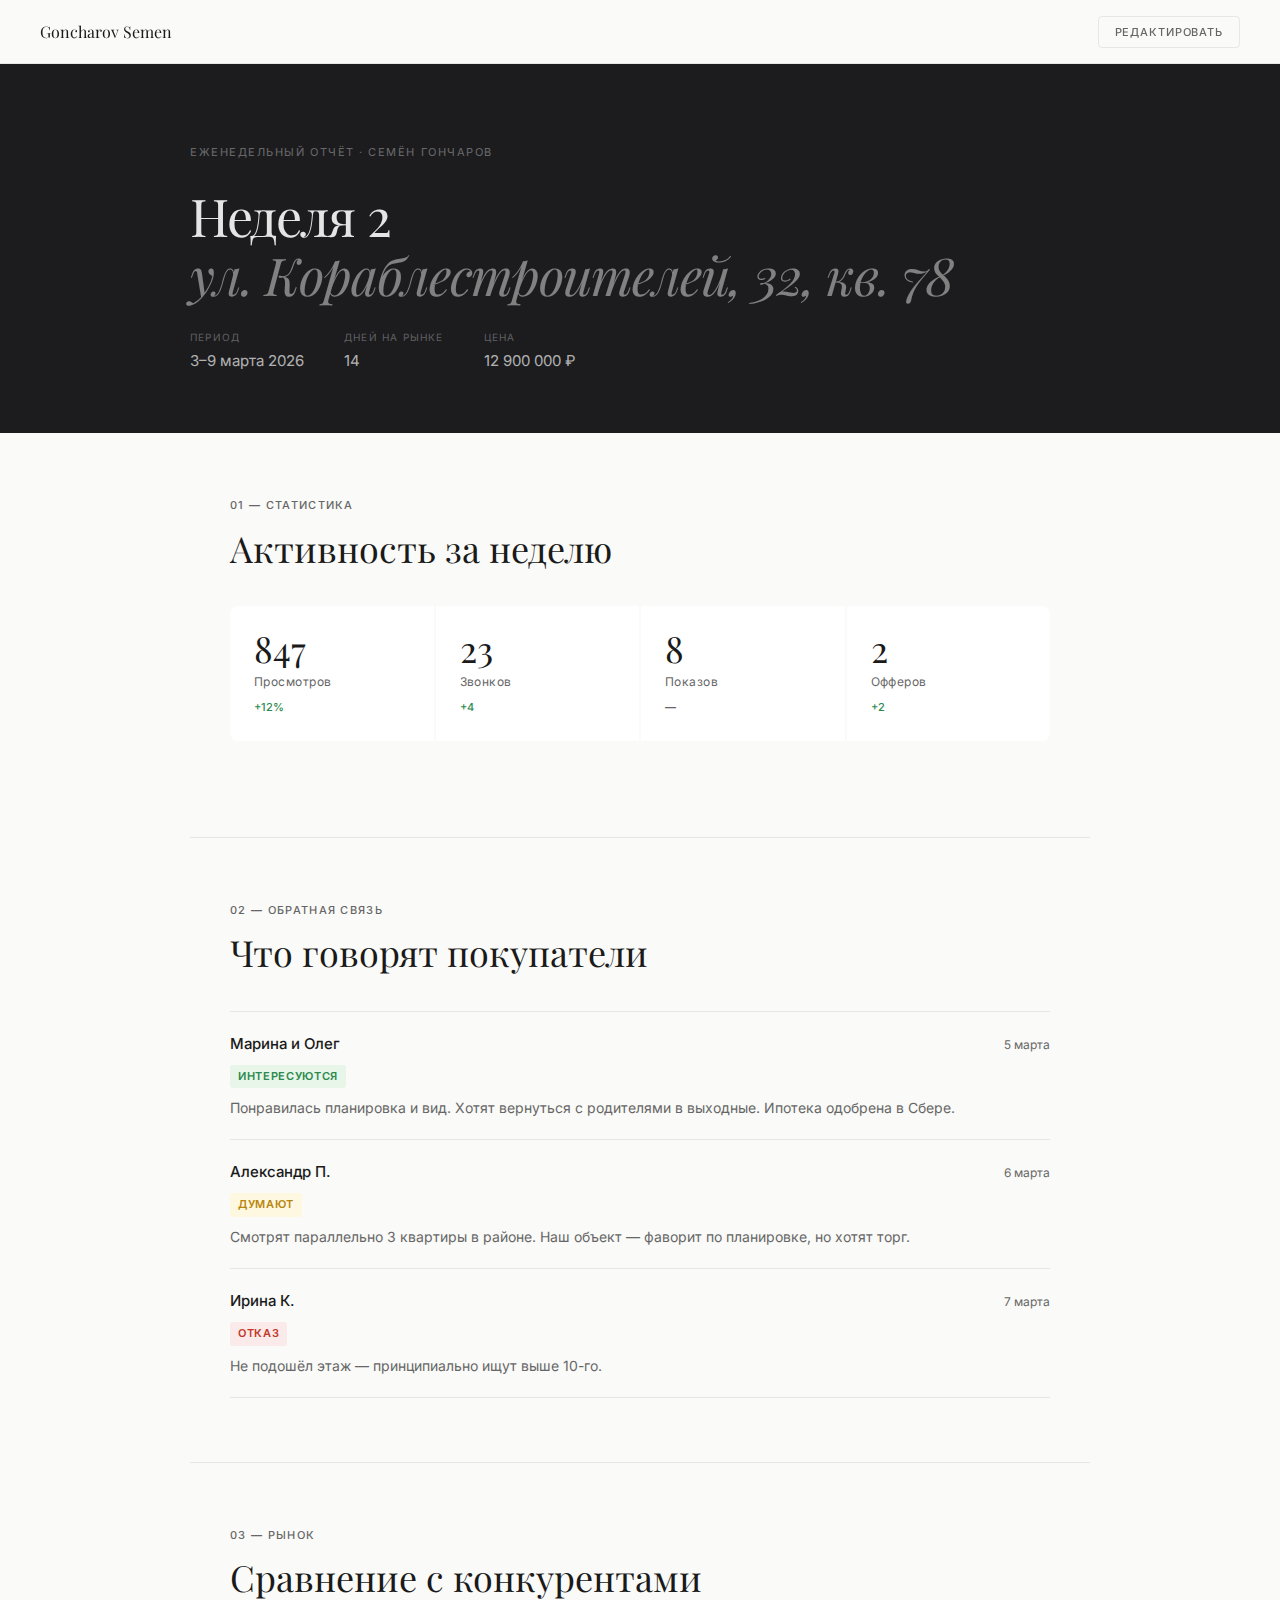
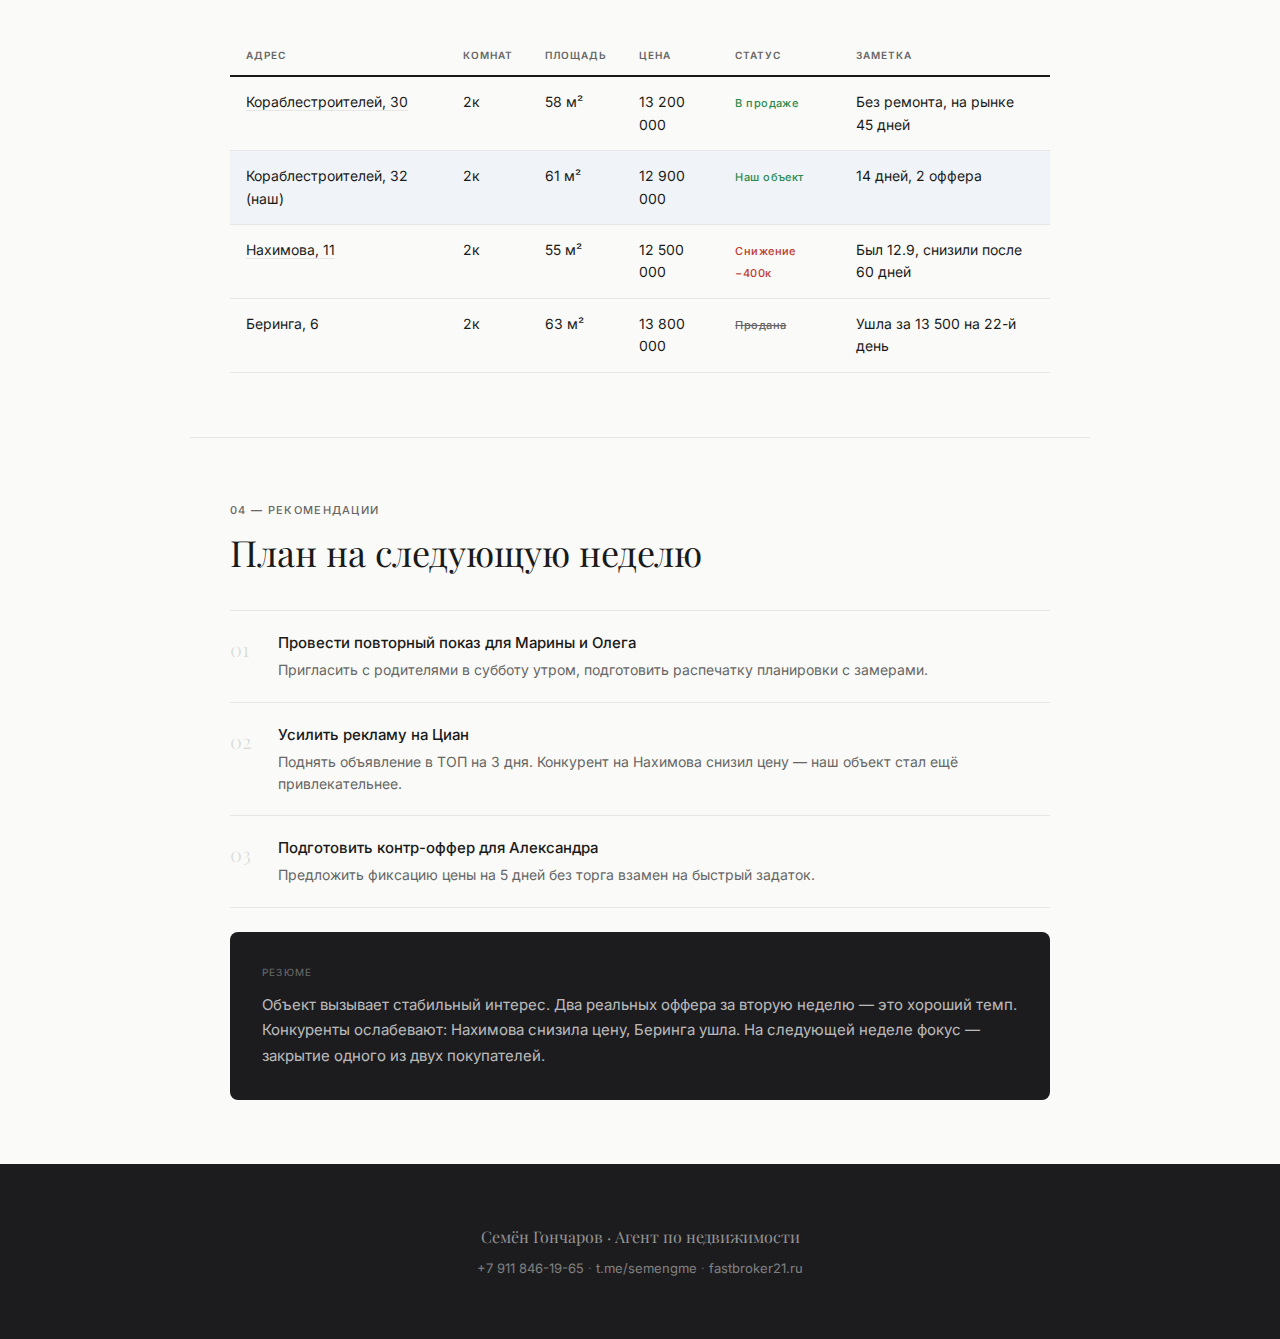
<file: weekly-report-demo.html>
<!DOCTYPE html>
<html lang="ru">
<head>
  <!--
  ЕЖЕНЕДЕЛЬНЫЙ ОТЧЁТ — ШАБЛОН
  
  Как использовать:
  1. Скопируйте этот файл для каждого объекта: reports/адрес.html
  2. Откройте с ?edit=1 или тройной клик по логотипу → появится кнопка «Редактировать»
  3. Заполните данные в панели справа → страница обновится в реальном времени
  4. Нажмите «Скопировать JSON данные» → вставьте в блок <script id="reportData"> ниже
  5. Закоммитьте файл → отправьте клиенту обычную ссылку (без ?edit=1)
  
  Клиент видит только чистый отчёт, без кнопки редактирования.
-->
<meta charset="UTF-8">
  <meta name="viewport" content="width=device-width, initial-scale=1.0">
  <meta name="robots" content="noindex, nofollow">
  <title>Еженедельный отчёт — Семён Гончаров</title>
  <link rel="preconnect" href="https://fonts.googleapis.com">
  <link rel="preconnect" href="https://fonts.gstatic.com" crossorigin>
  <link href="https://fonts.googleapis.com/css2?family=Playfair+Display:ital,wght@0,400;0,500;1,400&family=Inter:wght@300;400;500;600&display=swap" rel="stylesheet">
  <style>
    ::selection { background: #0066FF; color: #fff; }
    *, *::before, *::after { box-sizing: border-box; margin: 0; padding: 0; }

    :root {
      --serif: 'Playfair Display', serif;
      --sans: 'Inter', sans-serif;
      --bg: #FAFAF8;
      --dark: #1C1C1E;
      --text: #1A1A1A;
      --muted: #666;
      --border: rgba(0,0,0,0.08);
      --accent: #0066FF;
    }

    html { scroll-behavior: smooth; }
    body {
      font-family: var(--sans);
      background: var(--bg);
      color: var(--text);
      font-size: 16px;
      line-height: 1.6;
    }

    /* ── HEADER ── */
    .site-header {
      position: sticky; top: 0; z-index: 100;
      background: rgba(250,250,248,0.92);
      backdrop-filter: blur(12px);
      border-bottom: 1px solid var(--border);
      padding: 0 40px; height: 64px;
      display: flex; align-items: center; justify-content: space-between;
    }
    .header-brand {
      font-family: var(--serif);
      font-size: 16px; font-weight: 400;
      text-decoration: none; color: var(--text);
    }
    .edit-toggle {
      font-family: var(--sans);
      font-size: 11px; font-weight: 500;
      letter-spacing: 0.08em; text-transform: uppercase;
      padding: 8px 16px;
      border: 1px solid var(--border);
      border-radius: 4px;
      background: transparent; color: var(--muted);
      cursor: pointer; transition: all 0.2s;
    }
    .edit-toggle:hover { border-color: var(--text); color: var(--text); }
    .edit-toggle.active { background: var(--dark); color: #E5E5E5; border-color: var(--dark); }

    /* ── HERO ── */
    .hero {
      background: var(--dark); color: #E5E5E5;
      padding: 80px 40px 60px;
    }
    .hero-inner { max-width: 900px; margin: 0 auto; }
    .hero-label {
      font-size: 11px; letter-spacing: 0.14em;
      text-transform: uppercase; color: rgba(229,229,229,0.4);
      margin-bottom: 24px;
    }
    .hero-title {
      font-family: var(--serif);
      font-size: clamp(28px, 5vw, 52px);
      font-weight: 400; line-height: 1.15;
      letter-spacing: -0.02em; color: #E5E5E5;
      margin-bottom: 12px;
    }
    .hero-title em { font-style: italic; color: rgba(229,229,229,0.5); }
    .hero-meta {
      display: flex; gap: 40px; margin-top: 24px;
      flex-wrap: wrap;
    }
    .hero-meta-item { }
    .hero-meta-label {
      font-size: 10px; letter-spacing: 0.12em;
      text-transform: uppercase; color: rgba(229,229,229,0.35);
      margin-bottom: 4px;
    }
    .hero-meta-value {
      font-size: 15px; color: rgba(229,229,229,0.75);
    }

    /* ── SECTIONS ── */
    .report-section {
      max-width: 900px; margin: 0 auto;
      padding: 64px 40px;
      border-bottom: 1px solid var(--border);
    }
    .report-section:last-of-type { border-bottom: none; }
    .section-label {
      font-size: 11px; font-weight: 500;
      letter-spacing: 0.12em; text-transform: uppercase;
      color: var(--muted); margin-bottom: 12px;
    }
    .section-title {
      font-family: var(--serif);
      font-size: clamp(24px, 3.5vw, 36px);
      font-weight: 400; line-height: 1.2;
      margin-bottom: 36px;
    }

    /* ── STAT CARDS ── */
    .stat-grid {
      display: grid;
      grid-template-columns: repeat(auto-fit, minmax(140px, 1fr));
      gap: 2px; margin-bottom: 32px;
    }
    .stat-card {
      background: white; padding: 24px;
    }
    .stat-card:first-child { border-radius: 8px 0 0 8px; }
    .stat-card:last-child { border-radius: 0 8px 8px 0; }
    .stat-num {
      font-family: var(--serif);
      font-size: 36px; font-weight: 400;
      line-height: 1; margin-bottom: 6px;
    }
    .stat-label {
      font-size: 12px; color: var(--muted);
      letter-spacing: 0.04em;
    }
    .stat-delta {
      font-size: 11px; margin-top: 8px;
      font-weight: 500;
    }
    .stat-delta.up { color: #2D8A4E; }
    .stat-delta.down { color: #C0392B; }
    .stat-delta.neutral { color: var(--muted); }

    /* ── FEEDBACK LIST ── */
    .feedback-list { display: flex; flex-direction: column; gap: 0; }
    .feedback-item {
      padding: 20px 0;
      border-top: 1px solid var(--border);
    }
    .feedback-item:last-child { border-bottom: 1px solid var(--border); }
    .feedback-header {
      display: flex; justify-content: space-between;
      align-items: baseline; margin-bottom: 6px;
    }
    .feedback-name { font-size: 15px; font-weight: 500; }
    .feedback-date { font-size: 12px; color: var(--muted); }
    .feedback-verdict {
      font-size: 11px; font-weight: 600;
      letter-spacing: 0.06em; text-transform: uppercase;
      padding: 3px 8px; border-radius: 3px;
      display: inline-block; margin-bottom: 8px;
    }
    .feedback-verdict.interested { background: #E8F5E9; color: #2D8A4E; }
    .feedback-verdict.thinking { background: #FFF8E1; color: #B8860B; }
    .feedback-verdict.declined { background: #FBEAEA; color: #C0392B; }
    .feedback-text {
      font-size: 14px; line-height: 1.65; color: var(--muted);
    }

    /* ── COMPETITOR TABLE ── */
    .comp-table {
      width: 100%; border-collapse: collapse;
    }
    .comp-table th {
      font-size: 10px; font-weight: 600;
      letter-spacing: 0.1em; text-transform: uppercase;
      color: var(--muted); text-align: left;
      padding: 12px 16px;
      border-bottom: 2px solid var(--text);
    }
    .comp-table td {
      font-size: 14px; padding: 14px 16px;
      border-bottom: 1px solid var(--border);
      vertical-align: top;
    }
    .comp-table tr.our-object { background: rgba(0,102,255,0.04); }
    .comp-table .comp-status {
      font-size: 11px; font-weight: 500;
      letter-spacing: 0.04em;
    }
    .comp-status.active { color: #2D8A4E; }
    .comp-status.sold { color: var(--muted); text-decoration: line-through; }
    .comp-status.reduced { color: #C0392B; }

    /* ── RECOMMENDATIONS ── */
    .rec-list { display: flex; flex-direction: column; gap: 0; }
    .rec-item {
      display: grid;
      grid-template-columns: 32px 1fr;
      gap: 16px; padding: 20px 0;
      border-top: 1px solid var(--border);
    }
    .rec-item:last-child { border-bottom: 1px solid var(--border); }
    .rec-num {
      font-family: var(--serif);
      font-size: 20px; color: rgba(0,0,0,0.12);
      padding-top: 2px;
    }
    .rec-title { font-size: 15px; font-weight: 500; margin-bottom: 4px; }
    .rec-text { font-size: 14px; color: var(--muted); line-height: 1.6; }

    /* ── SUMMARY BOX ── */
    .summary-box {
      background: var(--dark); color: #E5E5E5;
      padding: 32px; border-radius: 8px;
      margin-top: 24px;
    }
    .summary-label {
      font-size: 10px; letter-spacing: 0.12em;
      text-transform: uppercase; color: rgba(229,229,229,0.4);
      margin-bottom: 12px;
    }
    .summary-text {
      font-size: 15px; line-height: 1.7;
      color: rgba(229,229,229,0.8);
    }

    /* ── FOOTER ── */
    .report-footer {
      background: var(--dark); padding: 60px 40px; text-align: center;
    }
    .footer-name {
      font-family: var(--serif);
      font-size: 16px; color: rgba(229,229,229,0.6);
      margin-bottom: 8px;
    }
    .footer-contact {
      font-size: 13px; color: rgba(229,229,229,0.35);
    }
    .footer-contact a { color: rgba(229,229,229,0.5); text-decoration: none; }
    .footer-contact a:hover { color: rgba(229,229,229,0.8); }

    /* ── EDIT PANEL ── */
    .edit-panel {
      display: none;
      position: fixed; top: 64px; right: 0; bottom: 0;
      width: 420px; background: white;
      border-left: 1px solid var(--border);
      z-index: 200; overflow-y: auto;
      box-shadow: -4px 0 24px rgba(0,0,0,0.06);
    }
    .edit-panel.open { display: block; }
    .edit-panel-inner { padding: 28px; }
    .edit-panel h3 {
      font-family: var(--serif);
      font-size: 18px; font-weight: 400;
      margin-bottom: 20px; padding-bottom: 12px;
      border-bottom: 1px solid var(--border);
    }
    .edit-group { margin-bottom: 28px; }
    .edit-group-title {
      font-size: 10px; font-weight: 600;
      letter-spacing: 0.1em; text-transform: uppercase;
      color: var(--muted); margin-bottom: 12px;
    }
    .edit-row { margin-bottom: 12px; }
    .edit-label {
      font-size: 12px; color: var(--muted);
      margin-bottom: 4px; display: block;
    }
    .edit-input, .edit-textarea, .edit-select {
      width: 100%; font-family: var(--sans);
      font-size: 14px; padding: 8px 12px;
      border: 1px solid var(--border);
      border-radius: 4px; background: var(--bg);
      color: var(--text);
      transition: border-color 0.2s;
    }
    .edit-input:focus, .edit-textarea:focus, .edit-select:focus {
      outline: none; border-color: var(--accent);
    }
    .edit-textarea { resize: vertical; min-height: 60px; line-height: 1.5; }

    .edit-feedback-block {
      background: var(--bg); border-radius: 6px;
      padding: 16px; margin-bottom: 12px;
      border: 1px solid var(--border);
    }
    .edit-comp-block {
      background: var(--bg); border-radius: 6px;
      padding: 16px; margin-bottom: 12px;
      border: 1px solid var(--border);
    }
    .edit-rec-block {
      background: var(--bg); border-radius: 6px;
      padding: 16px; margin-bottom: 12px;
      border: 1px solid var(--border);
    }

    .btn-add {
      font-family: var(--sans);
      font-size: 12px; font-weight: 500;
      color: var(--accent); background: none;
      border: 1px dashed var(--accent);
      border-radius: 4px; padding: 8px 16px;
      cursor: pointer; width: 100%;
      transition: background 0.2s;
    }
    .btn-add:hover { background: rgba(0,102,255,0.04); }

    .btn-remove {
      font-size: 11px; color: #C0392B;
      background: none; border: none;
      cursor: pointer; float: right;
      padding: 2px 6px;
    }
    .btn-remove:hover { text-decoration: underline; }

    .btn-save {
      width: 100%; padding: 14px;
      font-family: var(--sans);
      font-size: 13px; font-weight: 500;
      letter-spacing: 0.06em; text-transform: uppercase;
      background: var(--dark); color: #E5E5E5;
      border: none; border-radius: 4px;
      cursor: pointer; transition: opacity 0.2s;
      margin-top: 20px;
    }
    .btn-save:hover { opacity: 0.85; }

    .save-hint {
      font-size: 11px; color: var(--muted);
      text-align: center; margin-top: 8px;
      line-height: 1.5;
    }

    body.editing .report-section { margin-right: 420px; }
    body.editing .hero { padding-right: 460px; }

    /* ── MOBILE ── */
    @media (max-width: 768px) {
      .site-header { padding: 0 20px; }
      .hero { padding: 60px 20px 48px; }
      .report-section { padding: 48px 20px; }
      .hero-meta { gap: 24px; }
      .stat-grid { grid-template-columns: 1fr 1fr; }
      .stat-card:first-child { border-radius: 8px 0 0 0; }
      .stat-card:nth-child(2) { border-radius: 0 8px 0 0; }
      .stat-card:last-child { border-radius: 0 0 8px 0; }
      .comp-table { font-size: 13px; }
      .comp-table th, .comp-table td { padding: 10px 8px; }
      .edit-panel { width: 100%; left: 0; }
      body.editing .report-section { margin-right: 0; }
      body.editing .hero { padding-right: 20px; }
      .report-footer { padding: 48px 20px; }
    }

    /* ── PRINT ── */
    @media print {
      .edit-toggle, .edit-panel { display: none !important; }
      .site-header { position: static; }
    }
  </style>
</head>
<body>

<!-- DATA — edit this JSON block or use the panel -->
<script id="reportData" type="application/json">
{
  "object": "ул. Кораблестроителей, 32, кв. 78",
  "week": 2,
  "period": "3–9 марта 2026",
  "dayOnMarket": 14,
  "price": "12 900 000 ₽",
  "stats": {
    "views": { "value": 847, "delta": "+12%", "direction": "up" },
    "calls": { "value": 23, "delta": "+4", "direction": "up" },
    "showings": { "value": 8, "delta": "—", "direction": "neutral" },
    "offers": { "value": 2, "delta": "+2", "direction": "up" }
  },
  "feedback": [
    {
      "name": "Марина и Олег",
      "date": "5 марта",
      "verdict": "interested",
      "verdictText": "Интересуются",
      "text": "Понравилась планировка и вид. Хотят вернуться с родителями в выходные. Ипотека одобрена в Сбере."
    },
    {
      "name": "Александр П.",
      "date": "6 марта",
      "verdict": "thinking",
      "verdictText": "Думают",
      "text": "Смотрят параллельно 3 квартиры в районе. Наш объект — фаворит по планировке, но хотят торг."
    },
    {
      "name": "Ирина К.",
      "date": "7 марта",
      "verdict": "declined",
      "verdictText": "Отказ",
      "text": "Не подошёл этаж — принципиально ищут выше 10-го."
    }
  ],
  "competitors": [
    {
      "address": "Кораблестроителей, 30",
      "rooms": "2к",
      "area": "58 м²",
      "price": "13 200 000",
      "status": "active",
      "statusText": "В продаже",
      "note": "Без ремонта, на рынке 45 дней",
      "url": "https://spb.cian.ru/example1"
    },
    {
      "address": "Кораблестроителей, 32 (наш)",
      "rooms": "2к",
      "area": "61 м²",
      "price": "12 900 000",
      "status": "active",
      "statusText": "Наш объект",
      "note": "14 дней, 2 оффера",
      "ours": true
    },
    {
      "address": "Нахимова, 11",
      "rooms": "2к",
      "area": "55 м²",
      "price": "12 500 000",
      "status": "reduced",
      "statusText": "Снижение −400к",
      "note": "Был 12.9, снизили после 60 дней",
      "url": "https://spb.cian.ru/example2"
    },
    {
      "address": "Беринга, 6",
      "rooms": "2к",
      "area": "63 м²",
      "price": "13 800 000",
      "status": "sold",
      "statusText": "Продана",
      "note": "Ушла за 13 500 на 22-й день"
    }
  ],
  "recommendations": [
    {
      "title": "Провести повторный показ для Марины и Олега",
      "text": "Пригласить с родителями в субботу утром, подготовить распечатку планировки с замерами."
    },
    {
      "title": "Усилить рекламу на Циан",
      "text": "Поднять объявление в ТОП на 3 дня. Конкурент на Нахимова снизил цену — наш объект стал ещё привлекательнее."
    },
    {
      "title": "Подготовить контр-оффер для Александра",
      "text": "Предложить фиксацию цены на 5 дней без торга взамен на быстрый задаток."
    }
  ],
  "summary": "Объект вызывает стабильный интерес. Два реальных оффера за вторую неделю — это хороший темп. Конкуренты ослабевают: Нахимова снизила цену, Беринга ушла. На следующей неделе фокус — закрытие одного из двух покупателей."
}
</script>

<!-- HEADER -->
<header class="site-header">
  <a class="header-brand" href="https://fastbroker21.ru">Goncharov Semen</a>
  <button class="edit-toggle" id="editToggle" onclick="toggleEdit()">Редактировать</button>
</header>

<!-- HERO -->
<section class="hero" id="heroSection">
  <div class="hero-inner">
    <p class="hero-label">Еженедельный отчёт · Семён Гончаров</p>
    <h1 class="hero-title" id="heroTitle"></h1>
    <div class="hero-meta" id="heroMeta"></div>
  </div>
</section>

<!-- STATS -->
<section class="report-section" id="statsSection">
  <div class="section-label">01 — Статистика</div>
  <h2 class="section-title">Активность за неделю</h2>
  <div class="stat-grid" id="statGrid"></div>
</section>

<!-- FEEDBACK -->
<section class="report-section" id="feedbackSection">
  <div class="section-label">02 — Обратная связь</div>
  <h2 class="section-title">Что говорят покупатели</h2>
  <div class="feedback-list" id="feedbackList"></div>
</section>

<!-- COMPETITORS -->
<section class="report-section" id="compSection">
  <div class="section-label">03 — Рынок</div>
  <h2 class="section-title">Сравнение с конкурентами</h2>
  <div style="overflow-x:auto;">
    <table class="comp-table" id="compTable">
      <thead>
        <tr>
          <th>Адрес</th>
          <th>Комнат</th>
          <th>Площадь</th>
          <th>Цена</th>
          <th>Статус</th>
          <th>Заметка</th>
        </tr>
      </thead>
      <tbody id="compBody"></tbody>
    </table>
  </div>
</section>

<!-- RECOMMENDATIONS -->
<section class="report-section" id="recSection">
  <div class="section-label">04 — Рекомендации</div>
  <h2 class="section-title">План на следующую неделю</h2>
  <div class="rec-list" id="recList"></div>
  <div class="summary-box" id="summaryBox">
    <div class="summary-label">Резюме</div>
    <div class="summary-text" id="summaryText"></div>
  </div>
</section>

<!-- FOOTER -->
<footer class="report-footer">
  <p class="footer-name">Семён Гончаров · Агент по недвижимости</p>
  <p class="footer-contact">
    <a href="tel:+79118461965">+7 911 846-19-65</a> · 
    <a href="https://t.me/semengme">t.me/semengme</a> · 
    <a href="https://fastbroker21.ru">fastbroker21.ru</a>
  </p>
</footer>

<!-- EDIT PANEL -->
<div class="edit-panel" id="editPanel">
  <div class="edit-panel-inner">
    <h3>Редактор отчёта</h3>

    <!-- META -->
    <div class="edit-group">
      <div class="edit-group-title">Объект и период</div>
      <div class="edit-row">
        <label class="edit-label">Адрес объекта</label>
        <input class="edit-input" id="e-object" onchange="saveFromPanel()">
      </div>
      <div class="edit-row">
        <label class="edit-label">Номер недели</label>
        <input class="edit-input" id="e-week" type="number" onchange="saveFromPanel()">
      </div>
      <div class="edit-row">
        <label class="edit-label">Период (напр. «3–9 марта 2026»)</label>
        <input class="edit-input" id="e-period" onchange="saveFromPanel()">
      </div>
      <div class="edit-row">
        <label class="edit-label">Дней на рынке</label>
        <input class="edit-input" id="e-dayOnMarket" type="number" onchange="saveFromPanel()">
      </div>
      <div class="edit-row">
        <label class="edit-label">Цена</label>
        <input class="edit-input" id="e-price" onchange="saveFromPanel()">
      </div>
    </div>

    <!-- STATS -->
    <div class="edit-group">
      <div class="edit-group-title">Статистика</div>
      <div id="e-stats"></div>
    </div>

    <!-- FEEDBACK -->
    <div class="edit-group">
      <div class="edit-group-title">Обратная связь покупателей</div>
      <div id="e-feedback"></div>
      <button class="btn-add" onclick="addFeedback()">+ Добавить покупателя</button>
    </div>

    <!-- COMPETITORS -->
    <div class="edit-group">
      <div class="edit-group-title">Конкуренты</div>
      <div id="e-competitors"></div>
      <button class="btn-add" onclick="addCompetitor()">+ Добавить объект</button>
    </div>

    <!-- RECOMMENDATIONS -->
    <div class="edit-group">
      <div class="edit-group-title">Рекомендации</div>
      <div id="e-recs"></div>
      <button class="btn-add" onclick="addRec()">+ Добавить</button>
    </div>

    <!-- SUMMARY -->
    <div class="edit-group">
      <div class="edit-group-title">Резюме недели</div>
      <textarea class="edit-textarea" id="e-summary" rows="4" onchange="saveFromPanel()"></textarea>
    </div>

    <button class="btn-save" onclick="saveData()">Сохранить</button>
    <p class="save-hint" id="saveHint">Данные сохраняются в браузере. Откроете эту страницу снова — всё будет на месте.</p>
    <button class="btn-add" style="margin-top:12px;color:#C0392B;border-color:#C0392B;" onclick="resetData()">Сбросить к исходным данным</button>
  </div>
</div>

<script>
// ── Load data ──
const defaultData = JSON.parse(document.getElementById('reportData').textContent);
const storageKey = 'report_' + (window.location.pathname + window.location.hash).replace(/[^a-z0-9]/gi, '_');
let data;

try {
  const saved = localStorage.getItem(storageKey);
  data = saved ? JSON.parse(saved) : JSON.parse(JSON.stringify(defaultData));
} catch(e) {
  data = JSON.parse(JSON.stringify(defaultData));
}

function render() {
  // Hero
  document.getElementById('heroTitle').innerHTML = 
    `Неделя ${data.week}<br><em>${data.object}</em>`;
  
  document.getElementById('heroMeta').innerHTML = `
    <div class="hero-meta-item">
      <div class="hero-meta-label">Период</div>
      <div class="hero-meta-value">${data.period}</div>
    </div>
    <div class="hero-meta-item">
      <div class="hero-meta-label">Дней на рынке</div>
      <div class="hero-meta-value">${data.dayOnMarket}</div>
    </div>
    <div class="hero-meta-item">
      <div class="hero-meta-label">Цена</div>
      <div class="hero-meta-value">${data.price}</div>
    </div>
  `;

  // Stats
  const statNames = { views: 'Просмотров', calls: 'Звонков', showings: 'Показов', offers: 'Офферов' };
  document.getElementById('statGrid').innerHTML = 
    Object.entries(data.stats).map(([key, s]) => `
      <div class="stat-card">
        <div class="stat-num">${s.value}</div>
        <div class="stat-label">${statNames[key]}</div>
        <div class="stat-delta ${s.direction}">${s.delta}</div>
      </div>
    `).join('');

  // Feedback
  document.getElementById('feedbackList').innerHTML = 
    data.feedback.map(f => `
      <div class="feedback-item">
        <div class="feedback-header">
          <span class="feedback-name">${f.name}</span>
          <span class="feedback-date">${f.date}</span>
        </div>
        <span class="feedback-verdict ${f.verdict}">${f.verdictText}</span>
        <div class="feedback-text">${f.text}</div>
      </div>
    `).join('');

  // Competitors
  document.getElementById('compBody').innerHTML = 
    data.competitors.map(c => `
      <tr class="${c.ours ? 'our-object' : ''}">
        <td>${c.url ? `<a href="${c.url}" target="_blank" rel="noopener" style="color:var(--text);text-decoration:underline;text-decoration-color:var(--border);text-underline-offset:3px;transition:text-decoration-color 0.2s;" onmouseover="this.style.textDecorationColor='var(--text)'" onmouseout="this.style.textDecorationColor='var(--border)'">${c.address}</a>` : c.address}</td>
        <td>${c.rooms}</td>
        <td>${c.area}</td>
        <td>${c.price}</td>
        <td><span class="comp-status ${c.status}">${c.statusText}</span></td>
        <td>${c.note}</td>
      </tr>
    `).join('');

  // Recommendations
  document.getElementById('recList').innerHTML = 
    data.recommendations.map((r, i) => `
      <div class="rec-item">
        <div class="rec-num">${String(i + 1).padStart(2, '0')}</div>
        <div>
          <div class="rec-title">${r.title}</div>
          <div class="rec-text">${r.text}</div>
        </div>
      </div>
    `).join('');

  document.getElementById('summaryText').textContent = data.summary;
}

// ── Edit panel ──
function toggleEdit() {
  const panel = document.getElementById('editPanel');
  const btn = document.getElementById('editToggle');
  const open = panel.classList.toggle('open');
  document.body.classList.toggle('editing', open);
  btn.classList.toggle('active', open);
  btn.textContent = open ? 'Закрыть' : 'Редактировать';
  if (open) populatePanel();
}

function populatePanel() {
  document.getElementById('e-object').value = data.object;
  document.getElementById('e-week').value = data.week;
  document.getElementById('e-period').value = data.period;
  document.getElementById('e-dayOnMarket').value = data.dayOnMarket;
  document.getElementById('e-price').value = data.price;
  document.getElementById('e-summary').value = data.summary;

  // Stats
  const statNames = { views: 'Просмотров', calls: 'Звонков', showings: 'Показов', offers: 'Офферов' };
  document.getElementById('e-stats').innerHTML = 
    Object.entries(data.stats).map(([key, s]) => `
      <div style="display:grid;grid-template-columns:1fr 1fr 1fr;gap:8px;margin-bottom:8px;">
        <div>
          <label class="edit-label">${statNames[key]}</label>
          <input class="edit-input" data-stat="${key}" data-field="value" type="number" value="${s.value}" onchange="saveFromPanel()">
        </div>
        <div>
          <label class="edit-label">Дельта</label>
          <input class="edit-input" data-stat="${key}" data-field="delta" value="${s.delta}" onchange="saveFromPanel()">
        </div>
        <div>
          <label class="edit-label">Направление</label>
          <select class="edit-select" data-stat="${key}" data-field="direction" onchange="saveFromPanel()">
            <option value="up" ${s.direction==='up'?'selected':''}>↑ Рост</option>
            <option value="down" ${s.direction==='down'?'selected':''}>↓ Падение</option>
            <option value="neutral" ${s.direction==='neutral'?'selected':''}>— Без изменений</option>
          </select>
        </div>
      </div>
    `).join('');

  renderFeedbackPanel();
  renderCompPanel();
  renderRecPanel();
}

function renderFeedbackPanel() {
  document.getElementById('e-feedback').innerHTML = data.feedback.map((f, i) => `
    <div class="edit-feedback-block">
      <button class="btn-remove" onclick="removeFeedback(${i})">✕</button>
      <div class="edit-row">
        <label class="edit-label">Имя</label>
        <input class="edit-input" data-fb="${i}" data-field="name" value="${f.name}" onchange="saveFromPanel()">
      </div>
      <div class="edit-row">
        <label class="edit-label">Дата</label>
        <input class="edit-input" data-fb="${i}" data-field="date" value="${f.date}" onchange="saveFromPanel()">
      </div>
      <div style="display:grid;grid-template-columns:1fr 1fr;gap:8px;">
        <div class="edit-row">
          <label class="edit-label">Статус</label>
          <select class="edit-select" data-fb="${i}" data-field="verdict" onchange="saveFromPanel()">
            <option value="interested" ${f.verdict==='interested'?'selected':''}>Интересуются</option>
            <option value="thinking" ${f.verdict==='thinking'?'selected':''}>Думают</option>
            <option value="declined" ${f.verdict==='declined'?'selected':''}>Отказ</option>
          </select>
        </div>
        <div class="edit-row">
          <label class="edit-label">Текст статуса</label>
          <input class="edit-input" data-fb="${i}" data-field="verdictText" value="${f.verdictText}" onchange="saveFromPanel()">
        </div>
      </div>
      <div class="edit-row">
        <label class="edit-label">Комментарий</label>
        <textarea class="edit-textarea" data-fb="${i}" data-field="text" onchange="saveFromPanel()">${f.text}</textarea>
      </div>
    </div>
  `).join('');
}

function renderCompPanel() {
  document.getElementById('e-competitors').innerHTML = data.competitors.map((c, i) => `
    <div class="edit-comp-block">
      <button class="btn-remove" onclick="removeComp(${i})">✕</button>
      <div class="edit-row">
        <label class="edit-label">Адрес</label>
        <input class="edit-input" data-comp="${i}" data-field="address" value="${c.address}" onchange="saveFromPanel()">
      </div>
      <div class="edit-row">
        <label class="edit-label">Ссылка на объявление</label>
        <input class="edit-input" data-comp="${i}" data-field="url" value="${c.url || ''}" placeholder="https://cian.ru/..." onchange="saveFromPanel()">
      </div>
      <div style="display:grid;grid-template-columns:1fr 1fr 1fr;gap:8px;">
        <div class="edit-row">
          <label class="edit-label">Комнат</label>
          <input class="edit-input" data-comp="${i}" data-field="rooms" value="${c.rooms}" onchange="saveFromPanel()">
        </div>
        <div class="edit-row">
          <label class="edit-label">Площадь</label>
          <input class="edit-input" data-comp="${i}" data-field="area" value="${c.area}" onchange="saveFromPanel()">
        </div>
        <div class="edit-row">
          <label class="edit-label">Цена</label>
          <input class="edit-input" data-comp="${i}" data-field="price" value="${c.price}" onchange="saveFromPanel()">
        </div>
      </div>
      <div style="display:grid;grid-template-columns:1fr 1fr;gap:8px;">
        <div class="edit-row">
          <label class="edit-label">Статус</label>
          <select class="edit-select" data-comp="${i}" data-field="status" onchange="saveFromPanel()">
            <option value="active" ${c.status==='active'?'selected':''}>В продаже</option>
            <option value="sold" ${c.status==='sold'?'selected':''}>Продана</option>
            <option value="reduced" ${c.status==='reduced'?'selected':''}>Снижение</option>
          </select>
        </div>
        <div class="edit-row">
          <label class="edit-label">Текст статуса</label>
          <input class="edit-input" data-comp="${i}" data-field="statusText" value="${c.statusText}" onchange="saveFromPanel()">
        </div>
      </div>
      <div class="edit-row">
        <label class="edit-label">Заметка</label>
        <input class="edit-input" data-comp="${i}" data-field="note" value="${c.note}" onchange="saveFromPanel()">
      </div>
      <div class="edit-row">
        <label style="font-size:12px;color:var(--muted);display:flex;align-items:center;gap:6px;">
          <input type="checkbox" data-comp="${i}" data-field="ours" ${c.ours?'checked':''} onchange="saveFromPanel()">
          Наш объект
        </label>
      </div>
    </div>
  `).join('');
}

function renderRecPanel() {
  document.getElementById('e-recs').innerHTML = data.recommendations.map((r, i) => `
    <div class="edit-rec-block">
      <button class="btn-remove" onclick="removeRec(${i})">✕</button>
      <div class="edit-row">
        <label class="edit-label">Заголовок</label>
        <input class="edit-input" data-rec="${i}" data-field="title" value="${r.title}" onchange="saveFromPanel()">
      </div>
      <div class="edit-row">
        <label class="edit-label">Описание</label>
        <textarea class="edit-textarea" data-rec="${i}" data-field="text" onchange="saveFromPanel()">${r.text}</textarea>
      </div>
    </div>
  `).join('');
}

function saveFromPanel() {
  data.object = document.getElementById('e-object').value;
  data.week = parseInt(document.getElementById('e-week').value) || 1;
  data.period = document.getElementById('e-period').value;
  data.dayOnMarket = parseInt(document.getElementById('e-dayOnMarket').value) || 0;
  data.price = document.getElementById('e-price').value;
  data.summary = document.getElementById('e-summary').value;

  // Stats
  document.querySelectorAll('[data-stat]').forEach(el => {
    const key = el.dataset.stat;
    const field = el.dataset.field;
    if (field === 'value') data.stats[key].value = parseInt(el.value) || 0;
    else data.stats[key][field] = el.value;
  });

  // Feedback
  document.querySelectorAll('[data-fb]').forEach(el => {
    const i = parseInt(el.dataset.fb);
    const field = el.dataset.field;
    if (data.feedback[i]) data.feedback[i][field] = el.value;
  });

  // Competitors
  document.querySelectorAll('[data-comp]').forEach(el => {
    const i = parseInt(el.dataset.comp);
    const field = el.dataset.field;
    if (data.competitors[i]) {
      if (field === 'ours') data.competitors[i].ours = el.checked;
      else data.competitors[i][field] = el.value;
    }
  });

  // Recommendations
  document.querySelectorAll('[data-rec]').forEach(el => {
    const i = parseInt(el.dataset.rec);
    const field = el.dataset.field;
    if (data.recommendations[i]) {
      data.recommendations[i][field] = el.tagName === 'TEXTAREA' ? el.value : el.value;
    }
  });

  render();
}

function addFeedback() {
  data.feedback.push({ name: '', date: '', verdict: 'thinking', verdictText: 'Думают', text: '' });
  renderFeedbackPanel();
  render();
}
function removeFeedback(i) {
  data.feedback.splice(i, 1);
  renderFeedbackPanel();
  render();
}

function addCompetitor() {
  data.competitors.push({ address: '', rooms: '', area: '', price: '', status: 'active', statusText: 'В продаже', note: '', url: '', ours: false });
  renderCompPanel();
  render();
}
function removeComp(i) {
  data.competitors.splice(i, 1);
  renderCompPanel();
  render();
}

function addRec() {
  data.recommendations.push({ title: '', text: '' });
  renderRecPanel();
  render();
}
function removeRec(i) {
  data.recommendations.splice(i, 1);
  renderRecPanel();
  render();
}

function saveData() {
  try {
    localStorage.setItem(storageKey, JSON.stringify(data));
    const hint = document.getElementById('saveHint');
    hint.textContent = '✓ Сохранено';
    hint.style.color = '#2D8A4E';
    setTimeout(() => {
      hint.textContent = 'Данные сохраняются в браузере. Откроете эту страницу снова — всё будет на месте.';
      hint.style.color = '';
    }, 2000);
  } catch(e) {
    alert('Не удалось сохранить. Возможно, включён режим инкогнито.');
  }
}

function resetData() {
  if (confirm('Сбросить все данные к исходным? Это нельзя отменить.')) {
    localStorage.removeItem(storageKey);
    data = JSON.parse(JSON.stringify(defaultData));
    render();
    populatePanel();
  }
}

// Auto-save on every edit
const _origSaveFromPanel = saveFromPanel;
saveFromPanel = function() {
  _origSaveFromPanel();
  try { localStorage.setItem(storageKey, JSON.stringify(data)); } catch(e) {}
};

// ── Init ──
render();

// Edit mode: TEMPORARILY VISIBLE FOR TESTING
// TODO: remove this line and uncomment the hide line below before going live
const editBtn = document.getElementById('editToggle');
// editBtn.style.display = 'none';

if (new URLSearchParams(window.location.search).has('edit')) {
  editBtn.style.display = '';
}

// Secret: triple-click on brand logo to show edit button
let clickCount = 0;
let clickTimer = null;
document.querySelector('.header-brand').addEventListener('click', (e) => {
  e.preventDefault();
  clickCount++;
  clearTimeout(clickTimer);
  clickTimer = setTimeout(() => { clickCount = 0; }, 500);
  if (clickCount >= 3) {
    editBtn.style.display = '';
    clickCount = 0;
  }
});
</script>
</body>
</html>
</file>
<file: main-styles.css>
:root {
  /* Basic/Dept Color System - Monochrome with accent */
  --color-black: #000000;
  --color-white: #FFFFFF;
  --color-gray-900: #1A1A1A;
  --color-gray-800: #2D2D2D;
  --color-gray-600: #666666;
  --color-gray-400: #999999;
  --color-gray-200: #E5E5E5;
  --color-gray-100: #F5F5F5;

  /* Accent color - Electric Blue for premium feel */
  --color-accent: #0066FF;

  /* Background system */
  --bg-main: #FFFFFF;
  --bg-alt: #FAFAFA;
  --bg-soft: #F7F6F2;
  --bg-dark: #0A0A0A;

  /* Text system */
  --text-main: #000000;
  --text-muted: #666666;
  --accent: #0066FF;

  /* Legacy support */
  --text-secondary: #666666;
  --text-tertiary: #999999;

  /* Typography - Basic/Dept Scale */
  --font-serif: "Playfair Display", "Tiempos Headline", serif;
  --font-sans: "Inter", "Suisse Int'l", "ABC Diatype", sans-serif;

  /* Layout containers - More generous */
  --container-max: 1440px;
  --measure: 800px;
  --measure-narrow: 640px;
  --measure-form: 520px;

  /* Spacing scale - MUCH MORE AIR (Basic/Dept style) */
  --space-xs: 8px;
  --space-sm: 16px;
  --space-md: 32px;
  --space-lg: 64px;
  --space-xl: 96px;
  --space-2xl: 128px;
  --space-3xl: 192px;
  --space-4xl: 256px;

  /* Legacy spacing support */
  --space-1: 8px;
  --space-2: 16px;
  --space-3: 24px;
  --space-4: 32px;
  --space-5: 48px;
  --space-6: 64px;
  --space-7: 96px;
  --space-8: 120px;

  /* Typography scale - BIGGER (Basic/Dept style) */
  --fs-h1: clamp(48px, 8vw, 120px);
  --fs-h2: clamp(32px, 5vw, 72px);
  --fs-body: 20px;
  --fs-small: 14px;

  /* Line heights */
  --lh-tight: 1.05;
  --lh-normal: 1.75;
  --lh-relaxed: 1.7;

  /* Font weights */
  --fw-light: 300;
  --fw-regular: 400;
  --fw-medium: 500;
  --fw-semibold: 600;

  /* Borders */
  --border-color: rgba(0,0,0,0.12);
  --border-soft: rgba(0,0,0,0.08);
}

* {
  box-sizing: border-box;
}

html, body {
  margin: 0;
  padding: 0;
  background: #0F0F10;
  color: var(--text-main);
  font-family: var(--font-sans);
  font-size: var(--fs-body);
  font-weight: 400;
  line-height: var(--lh-normal);
  -webkit-font-smoothing: antialiased;
  scroll-padding-top: 60px;
  -webkit-tap-highlight-color: rgba(230, 211, 76, 0.2);
  -webkit-text-size-adjust: 100%;
}

::selection {
  background: var(--color-accent);
  color: #ffffff;
}

::-moz-selection {
  background: var(--color-accent);
  color: #ffffff;
}

a {
  color: var(--text-main);
  text-decoration: underline;
  text-underline-offset: 4px;
  text-decoration-color: rgba(15,23,42,0.3);
}

a:hover {
  opacity: 0.85;
}

h1 {
  font-family: var(--font-serif);
  font-size: var(--fs-h1);
  line-height: var(--lh-tight);
  font-weight: var(--fw-light);
  letter-spacing: -0.02em;
  margin: 0 0 clamp(32px, 5vw, 64px) 0;
}

h2 {
  font-family: var(--font-serif);
  font-size: var(--fs-h2);
  font-weight: var(--fw-regular);
  line-height: var(--lh-tight);
  letter-spacing: -0.015em;
  margin: 0 0 clamp(24px, 4vw, 48px) 0;
}

h3 {
  font-family: var(--font-sans);
  font-size: 20px;
  font-weight: 500;
  margin: 0 0 8px 0;
}

p {
  margin: 0 0 16px 0;
  font-size: 16px;
  line-height: 1.7;
}

.bg-main { background: var(--bg-main); }
.bg-alt { background: var(--bg-alt); }
.bg-soft { background: var(--bg-soft); }

.section-frame {
  max-width: var(--container-max);
  margin: 0 auto;
  padding: 160px var(--space-lg);
  border-top: none;
}

.text-narrow {
  max-width: var(--measure);
}

.rule {
  display: none;
}

.content-card {
  max-width: 760px;
  margin: 48px auto;
  padding: 28px 24px;
  border: 1px solid rgba(15,23,42,0.14);
  border-radius: 16px;
  background: #ffffff;
}

.site-header {
  position: sticky;
  top: 0;
  background: rgba(255, 255, 255, 0.85);
  backdrop-filter: blur(12px) saturate(180%);
  -webkit-backdrop-filter: blur(12px) saturate(180%);
  border-bottom: 1px solid var(--color-gray-200);
  z-index: 100;
  transition: all 0.3s cubic-bezier(0.4, 0, 0.2, 1);
}

.header-inner {
  max-width: var(--container-max);
  margin: 0 auto;
  padding: 20px var(--space-lg);
  display: flex;
  align-items: center;
  justify-content: space-between;
  gap: 24px;
}

.brand {
  font-family: var(--font-serif);
  text-decoration: none;
  font-weight: 400;
  font-size: 16px;
  letter-spacing: 0.01em;
  color: var(--text-main);
  line-height: 1.2;
  transition: opacity 0.2s ease;
}

.brand:hover {
  opacity: 0.7;
}

.site-nav {
  display: flex;
  gap: clamp(20px, 3vw, 32px);
  font-size: 15px;
}

.site-nav a {
  text-decoration: none;
  font-weight: var(--fw-regular);
  color: var(--text-muted);
  transition: color 0.2s ease;
  position: relative;
}

.site-nav a:hover {
  color: var(--text-main);
}

.site-nav a::after {
  content: '';
  position: absolute;
  bottom: -4px;
  left: 0;
  right: 0;
  height: 2px;
  background: var(--color-accent);
  transform: scaleX(0);
  transition: transform 0.3s cubic-bezier(0.4, 0, 0.2, 1);
}

.site-nav a:hover::after {
  transform: scaleX(1);
}

.menu-toggle {
  display: none;
  background: none;
  border: none;
  padding: 8px;
  cursor: pointer;
  z-index: 1000;
}

.hero {
  background: var(--bg-main);
  padding: clamp(48px, 8vh, 96px) 0 clamp(80px, 12vh, 160px);
  position: relative;
  overflow: hidden;
}

.hero-inner {
  max-width: var(--container-max);
  margin: 0 auto;
  padding: 0 var(--space-lg);
}

.hero-kicker {
  font-family: var(--font-sans);
  font-size: 13px;
  letter-spacing: 0.15em;
  text-transform: uppercase;
  color: var(--text-muted);
  margin-bottom: clamp(24px, 4vw, 48px);
  font-weight: var(--fw-medium);
  opacity: 0.8;
}

.hero-title {
  font-family: var(--font-serif);
  font-size: clamp(36px, 5vw, 64px);
  line-height: 1.15;
  font-weight: var(--fw-light);
  color: var(--text-main);
  max-width: 800px;
  margin-bottom: clamp(32px, 5vw, 64px);
  letter-spacing: -0.025em;
}

.hero-meta {
  border-left: 2px solid var(--color-gray-200);
  padding-left: clamp(24px, 4vw, 48px);
  margin-top: clamp(32px, 6vw, 64px);
}

.hero-subtitle {
  font-family: var(--font-sans);
  font-size: clamp(18px, 2.5vw, 24px);
  line-height: 1.7;
  color: var(--text-muted);
  max-width: 720px;
  margin-bottom: clamp(32px, 5vw, 56px);
  font-weight: var(--fw-regular);
}

.cta-primary {
  display: inline-block;
  font-family: var(--font-sans);
  font-size: 15px;
  letter-spacing: 0.02em;
  font-weight: var(--fw-medium);
  padding: 18px 48px;
  border: none;
  border-radius: 999px;
  color: #ffffff;
  background: #1c1c1c;
  text-decoration: none;
  transition: background-color 0.15s ease;
  margin-left: -4px;
}

@media (hover: hover) {
  .cta-primary:hover {
    background: #2a2a2a;
    color: #ffffff;
  }
}

.cta-primary:active {
  background: #0f0f0f;
  color: #ffffff;
}

.cta-primary:focus {
  outline: 2px solid rgba(28, 28, 28, 0.5);
  outline-offset: 2px;
}

.hero-note {
  margin-top: 20px;
  font-size: 12px;
  line-height: 1.6;
  color: #8A8A8A;
  max-width: 360px;
}

.btn {
  border: none;
  background: #1c1c1c;
  color: #ffffff;
  padding: 14px 32px;
  border-radius: 999px;
  font-size: 15px;
  font-weight: var(--fw-medium);
  text-decoration: none;
  display: inline-block;
  transition: background-color 0.15s ease;
  letter-spacing: 0.01em;
}

.btn:hover {
  background: #2a2a2a;
  color: #ffffff;
}

.btn:active {
  background: #0f0f0f;
  color: #ffffff;
}

.btn:focus {
  outline: 2px solid rgba(28, 28, 28, 0.5);
  outline-offset: 2px;
}

#newbuild .btn {
  margin-top: 32px;
}

.case-toggle {
  padding: 0;
  margin-top: 12px;
  font-size: 14px;
  font-weight: var(--fw-regular);
  letter-spacing: 0;
  border: none;
  background: transparent;
  color: var(--text-main);
  text-decoration: underline;
  text-decoration-color: rgba(0, 0, 0, 0.3);
  text-underline-offset: 3px;
  cursor: pointer;
  transition: opacity 0.2s ease;
  display: inline-block;
}

.case-toggle:hover {
  opacity: 0.7;
  background: transparent;
  color: var(--text-main);
  transform: none;
  box-shadow: none;
}

.case-toggle:active {
  opacity: 0.5;
}

.link-btn {
  background: transparent;
  border: none;
  padding: 0;
  font-size: 14px;
  font-family: var(--font-sans);
  color: var(--text-main);
  text-decoration: underline;
  text-underline-offset: 4px;
  cursor: pointer;
}

.section-work {
  background-color: #FBFAF7;
  padding: 64px 0 140px;
}

.work-container {
  max-width: 980px;
  margin: 0 auto;
  padding: 0 var(--space-3);
}

.work-title {
  font-family: var(--font-serif);
  font-size: 44px;
  line-height: 1.2;
  font-weight: 400;
  margin-bottom: 32px;
}

.work-intro {
  font-family: var(--font-sans);
  font-size: 17px;
  line-height: 1.7;
  color: #2E2E2E;
  max-width: var(--measure);
}

.work-manifest {
  font-size: 20px;
  line-height: 1.4;
  font-weight: 500;
  color: #1A1A1A;
  max-width: 640px;
  margin: 0 0 38px 0;
}

.work-body {
  border-left: 1px solid var(--border-soft);
  padding-left: 24px;
  max-width: var(--measure);
}

.work-body p {
  margin: 0 0 22px 0;
  font-size: 16px;
  line-height: 1.75;
  color: var(--text-muted);
}

.work-body p:nth-child(2) {
  margin-bottom: 32px;
}

.work-final {
  margin-top: 32px;
  font-weight: 500;
}

.work-divider {
  margin: 48px 0;
  border-top: 1px solid rgba(0,0,0,0.08);
}

.work-accordion {
  max-width: var(--measure);
}

.work-item {
  border-bottom: 1px solid rgba(0,0,0,0.08);
}

.work-header {
  width: 100%;
  background: none;
  border: none;
  padding: 22px 0;
  display: grid;
  grid-template-columns: auto 1fr auto;
  gap: 16px;
  align-items: baseline;
  cursor: pointer;
  text-align: left;
  transition: opacity 0.2s ease;
}

.work-index {
  font-family: var(--font-sans);
  font-size: 14px;
  color: #9A9A9A;
}

.work-name {
  font-family: var(--font-sans);
  font-size: 22px;
  font-weight: 500;
  color: #1A1A1A;
}

.work-header::after {
  content: '\2014';
  font-family: var(--font-sans);
  font-size: 18px;
  color: var(--text-muted);
  opacity: 0.4;
  flex-shrink: 0;
  transition: transform 0.3s ease, opacity 0.2s ease;
  transform-origin: center;
  line-height: 1;
  margin-top: 3px;
}

.work-item.active .work-header::after {
  transform: rotate(90deg);
  opacity: 0.6;
}

@media (hover: hover) {
  .work-header:hover {
    opacity: 0.85;
  }

  .work-header:hover::after {
    opacity: 0.7;
  }
}

.work-header:active {
  opacity: 0.7;
}

.work-content {
  max-height: 0;
  overflow: hidden;
  opacity: 0;
  transition: max-height 0.35s ease, opacity 0.35s ease;
}

.work-item.active .work-content {
  max-height: 600px;
  opacity: 1;
}

.work-content p {
  padding: 20px 0 28px 32px;
  font-family: var(--font-sans);
  font-size: 16px;
  line-height: 1.65;
  color: #444;
  max-width: 720px;
}

.process-subtitle {
  font-size: 26px;
  line-height: 1.5;
  font-weight: var(--fw-medium);
  margin: 0;
  color: var(--text-main);
  max-width: var(--measure);
}

.process {
  padding-bottom: 0;
}

.process-essay {
  max-width: var(--measure);
  margin-top: 28px;
  margin-bottom: 44px;
}

.process-essay p {
  margin: 0 0 20px 0;
  font-size: 16px;
  line-height: 1.65;
  color: var(--text-muted);
}

.process-body {
  max-width: var(--measure);
}

.process-steps {
  list-style: none;
  padding: 0;
  margin: 48px 0 56px;
  display: grid;
  gap: 28px;
}

.process-steps li {
  display: grid;
  grid-template-columns: 32px 1fr;
  gap: 16px;
  align-items: start;
}

.process-num {
  font-weight: 400;
  font-size: 12px;
  color: var(--text-muted);
  opacity: 0.6;
}

.process-text {
  font-size: 16px;
  line-height: 1.55;
}

.process-title {
  display: block;
  font-weight: 600;
  color: var(--text-main);
}

.process-desc {
  display: block;
  margin-top: 6px;
  font-size: 15px;
  color: var(--text-muted);
}

.process-bridge {
  margin-top: 40px;
  max-width: var(--measure-narrow);
  font-size: 16px;
  line-height: 1.7;
  color: var(--text-muted);
}

.process-conclusion {
  margin-top: 64px;
  margin-bottom: 0;
  max-width: var(--measure-narrow);
  margin-left: auto;
  margin-right: auto;
  font-size: 16px;
  line-height: 1.7;
  color: var(--text-muted);
  font-style: italic;
  text-align: center;
}

.help-list {
  display: grid;
  grid-template-columns: 1fr 1fr;
  gap: 48px 64px;
  max-width: 1040px;
}

.help-item h3 {
  font-family: var(--font-sans);
  font-size: 24px;
  font-weight: var(--fw-medium);
  margin: 0 0 12px 0;
  color: var(--text-main);
}

.help-item p {
  margin: 0;
  font-size: 16px;
  line-height: 1.55;
  color: var(--text-muted);
}

.help-item:first-child h3 {
  font-size: 24px;
  color: var(--text-main);
}

.advantages-grid {
  display: grid;
  grid-template-columns: 1fr 1fr;
  gap: 48px;
  margin-top: 48px;
}

.adv-column h3 {
  font-family: var(--font-sans);
  font-size: 14px;
  font-weight: var(--fw-medium);
  text-transform: uppercase;
  letter-spacing: 0.08em;
  color: var(--text-muted);
  margin: 0 0 28px 0;
  opacity: 0.7;
}

.adv-column + .adv-column {
  border-left: 1px solid rgba(0,0,0,0.08);
  padding-left: 32px;
}

.adv-list {
  display: flex;
  flex-direction: column;
  gap: 24px;
}

.adv-item h4 {
  font-family: var(--font-sans);
  font-size: 22px;
  font-weight: var(--fw-medium);
  margin: 0 0 12px 0;
}

.adv-item p {
  margin: 0;
  font-size: 16px;
  line-height: 1.7;
  color: var(--text-muted);
}

.case-pills {
  display: flex;
  flex-wrap: wrap;
  gap: 16px;
  margin: 12px 0;
  font-size: 13px;
  color: var(--text-muted);
  line-height: 1.5;
}

.case-pill {
  border: none;
  padding: 0;
  border-radius: 0;
  font-size: 13px;
  color: var(--text-muted);
  position: relative;
}

.case-pill:not(:last-child)::after {
  content: '•';
  position: absolute;
  right: -10px;
  color: var(--text-muted);
  opacity: 0.4;
}

.cases-track {
  display: flex;
  gap: 24px;
  overflow-x: auto;
  scroll-snap-type: x mandatory;
  padding-bottom: 8px;
  -webkit-overflow-scrolling: touch;
  scrollbar-width: thin;
  scrollbar-color: rgba(15,23,42,0.12) transparent;
}

.cases-track::-webkit-scrollbar {
  height: 4px;
}

.cases-track::-webkit-scrollbar-track {
  background: transparent;
}

.cases-track::-webkit-scrollbar-thumb {
  background: rgba(15,23,42,0.12);
  border-radius: 2px;
}

.case-card {
  scroll-snap-align: start;
  max-width: 340px;
  min-width: 300px;
  padding: 0 24px 24px 24px;
  transition: transform 0.3s cubic-bezier(0.4, 0, 0.2, 1);
}

.case-card:hover {
  transform: translateY(-4px);
}

.case-media {
  overflow: hidden;
  border-radius: 16px;
  margin: 0 -24px 20px -24px;
  position: relative;
}

.case-media img {
  width: 100%;
  height: auto;
  display: block;
  filter: grayscale(100%);
  transition: filter 0.4s cubic-bezier(0.4, 0, 0.2, 1),
              transform 0.4s cubic-bezier(0.4, 0, 0.2, 1);
}

.case-card:hover .case-media img {
  filter: grayscale(0%);
  transform: scale(1.05);
}

.case-details {
  max-height: 0;
  opacity: 0;
  overflow: hidden;
  transition: max-height 0.35s ease, opacity 0.35s ease;
}

.case-card.is-open .case-details {
  max-height: 600px;
  opacity: 1;
}

.case-details ul {
  margin: 16px 0 0 0;
  padding: 0;
  list-style: none;
  font-size: 13px;
  line-height: 1.6;
  color: var(--text-muted);
}

.case-details li {
  margin-bottom: 8px;
}

.case-details li:last-child {
  margin-bottom: 0;
}

.case-details strong {
  font-weight: var(--fw-medium);
  color: var(--text-main);
}


.reviews-track {
  display: flex;
  gap: 32px;
  overflow-x: auto;
  overflow-y: hidden;
  scroll-snap-type: x mandatory;
  padding: 8px 0 24px;
  -webkit-overflow-scrolling: touch;
  scrollbar-width: none;
  cursor: grab;
}

.reviews-track::-webkit-scrollbar {
  display: none;
}

.reviews-track.is-dragging {
  cursor: grabbing;
}

.review-card {
  flex: 0 0 auto;
  width: clamp(260px, 28vw, 280px);
  flex-shrink: 0;
  scroll-snap-align: start;
  height: 240px;
  max-height: 240px;
  padding: 28px 24px 24px;
  background: #fdfcf9;
  border-radius: 2px;
  border: none;
  box-shadow: none;
  position: relative;
  display: flex;
  flex-direction: column;
  justify-content: space-between;
  transition: background 0.3s ease;
  overflow: hidden;
}

.review-card:hover {
  background: #fcfbf7;
}

.review-quote {
  font-family: var(--font-sans);
  font-size: 15px;
  line-height: 1.6;
  color: var(--text-main);
  position: relative;
  overflow-y: auto;
  overflow-x: hidden;
  letter-spacing: -0.01em;
  padding-top: 4px;
  flex: 1;
  max-height: 140px;
  scrollbar-width: thin;
  scrollbar-color: rgba(15,23,42,0.12) transparent;
}

.review-quote::-webkit-scrollbar {
  width: 4px;
}

.review-quote::-webkit-scrollbar-track {
  background: transparent;
}

.review-quote::-webkit-scrollbar-thumb {
  background: rgba(15,23,42,0.12);
  border-radius: 2px;
}

.review-quote::before {
  content: '\201C';
  position: absolute;
  top: -18px;
  left: -8px;
  font-family: var(--font-serif);
  font-size: 64px;
  line-height: 1;
  color: rgba(230, 211, 76, 0.08);
  font-style: italic;
}

.review-author {
  margin-top: 16px;
  font-family: var(--font-sans);
  font-size: 12px;
  font-weight: var(--fw-medium);
  letter-spacing: 0.02em;
  color: var(--text-main);
  opacity: 0.7;
  flex-shrink: 0;
}

.review-role {
  margin-top: 2px;
  font-family: var(--font-sans);
  font-size: 11px;
  line-height: 1.4;
  color: var(--text-muted);
  opacity: 0.5;
  letter-spacing: 0.01em;
  flex-shrink: 0;
}

.review-expand {
  margin-top: 12px;
  padding: 0;
  border: none;
  background: transparent;
  font-family: var(--font-sans);
  font-size: 12px;
  line-height: 1.4;
  color: var(--text-muted);
  text-decoration: underline;
  text-decoration-color: rgba(15,23,42,0.2);
  text-underline-offset: 2px;
  cursor: pointer;
  transition: opacity 0.2s ease;
  flex-shrink: 0;
  align-self: flex-start;
}

.review-expand:hover {
  opacity: 0.7;
}

.review-card.is-expanded {
  height: auto;
  max-height: none;
}

.review-card.is-expanded .review-quote {
  max-height: none;
  overflow-y: visible;
}

.review-card--long .review-text {
  line-height: 1.8;
}

.review-card--long .review-quote {
  -webkit-line-clamp: 10;
  line-clamp: 10;
}

/* Floating Telegram Button */
.floating-telegram {
  position: fixed;
  bottom: 32px;
  right: 32px;
  width: 64px;
  height: 64px;
  background: #0088cc;
  border-radius: 50%;
  display: flex;
  align-items: center;
  justify-content: center;
  color: var(--color-white);
  box-shadow: 0 4px 16px rgba(0, 136, 204, 0.3),
              0 8px 32px rgba(0, 136, 204, 0.15);
  transition: all 0.3s cubic-bezier(0.4, 0, 0.2, 1);
  z-index: 999;
  text-decoration: none;
  cursor: pointer;
  opacity: 0.85;
}

.floating-telegram:hover {
  transform: translateY(-4px) scale(1.05);
  box-shadow: 0 8px 24px rgba(0, 136, 204, 0.4),
              0 12px 48px rgba(0, 136, 204, 0.2);
}

.floating-telegram svg {
  width: 28px;
  height: 28px;
  transition: transform 0.3s ease;
}

.floating-telegram:hover svg {
  transform: scale(1.1);
}

.floating-telegram:active {
  transform: translateY(-2px) scale(1.02);
}

@media (max-width: 720px) {
  .floating-telegram {
    bottom: 24px;
    right: 24px;
    width: 56px;
    height: 56px;
  }

  .floating-telegram svg {
    width: 24px;
    height: 24px;
  }
}

/* ============================================
   RESPONSIVE BREAKPOINTS
   ============================================ */

/* Tablets & small desktop (721-960px) */
@media (max-width: 960px) {
  .review-card {
    width: clamp(240px, 56vw, 320px);
  }

  .about-grid {
    grid-template-columns: 1fr;
    gap: 48px;
  }

  .about-photo {
    max-width: 420px;
    margin: 0 auto 48px;
  }

  .about-header {
    align-items: flex-start;
    flex-direction: column;
  }

  .process-steps li {
    grid-template-columns: 1fr;
  }

  .help-list {
    grid-template-columns: 1fr;
    gap: 32px;
  }

  .advantages-grid {
    grid-template-columns: 1fr;
    gap: 56px;
  }

  .adv-column + .adv-column {
    border-left: none;
    padding-left: 0;
    border-top: 1px solid rgba(0,0,0,0.08);
    padding-top: 56px;
  }

  .contact-form-row {
    grid-template-columns: 1fr 1fr;
  }

  .contact-form-row textarea {
    grid-column: 1 / -1;
  }
}

@media (min-width: 961px) {
  .case-card {
    min-width: 38%;
  }
}

.review-form[hidden] {
  display: none;
}

.review-form-container {
  max-width: 680px;
  margin: 0 auto;
}

.review-form-title {
  font-family: var(--font-serif);
  font-size: 32px;
  line-height: 1.25;
  font-weight: 400;
  color: var(--text-main);
  margin: 0 0 14px 0;
}

.review-form-intro {
  font-family: var(--font-sans);
  font-size: 16px;
  line-height: 1.65;
  color: var(--text-muted);
  margin: 0 0 44px 0;
  max-width: 580px;
}

.review-form-inner {
  padding: 48px 40px;
  background: #fdfcf9;
  border: none;
  border-radius: 18px;
}

.form-field {
  display: block;
  margin-bottom: 28px;
}

.form-field:last-of-type {
  margin-bottom: 36px;
}

.form-label {
  display: block;
  font-family: var(--font-sans);
  font-size: 13px;
  font-weight: var(--fw-medium);
  text-transform: uppercase;
  letter-spacing: 0.06em;
  color: var(--text-muted);
  margin-bottom: 12px;
  opacity: 0.65;
}

.form-control {
  width: 100%;
  padding: 16px 18px;
  border: none;
  border-radius: 18px;
  font-family: var(--font-sans);
  font-size: 16px;
  line-height: 1.6;
  background: #ffffff;
  color: var(--text-main);
  box-shadow: inset 0 0 0 1px rgba(0,0,0,0.04);
  transition: box-shadow 0.2s ease;
}

.form-control::placeholder {
  color: var(--text-muted);
  opacity: 0.35;
}

.form-control:focus {
  outline: none;
  box-shadow: inset 0 0 0 1.5px rgba(15,23,42,0.12);
}

textarea.form-control {
  resize: vertical;
  min-height: 140px;
}

.form-submit {
  display: inline-block;
  padding: 12px 32px;
  border: none;
  border-radius: 999px;
  background: #1c1c1c;
  color: #ffffff;
  font-family: var(--font-sans);
  font-size: 14px;
  font-weight: var(--fw-medium);
  letter-spacing: 0.01em;
  cursor: pointer;
  transition: background-color 0.15s ease;
}

.form-submit:hover {
  background: #2a2a2a;
}

.form-submit:active {
  background: #0f0f0f;
}

.form-submit:focus {
  outline: 2px solid rgba(28, 28, 28, 0.5);
  outline-offset: 2px;
}

.about-grid {
  display: grid;
  grid-template-columns: 1fr 1.2fr;
  gap: 64px;
}

.about-header {
  display: flex;
  align-items: baseline;
  justify-content: flex-start;
  gap: 0;
  margin-bottom: 40px;
}

.about-badge {
  display: inline-block;
  border: none;
  color: var(--text-muted);
  padding: 0;
  border-radius: 0;
  font-size: 13px;
  font-family: var(--font-sans);
  font-weight: 400;
  background: transparent;
  opacity: 0.6;
  letter-spacing: 0.02em;
  margin-left: 16px;
}

.about-photo {
  width: 100%;
  height: auto;
  display: block;
  border-radius: 16px;
}

.about-text {
  font-size: 16px;
  line-height: 1.8;
}

.about-text p {
  margin: 0 0 24px 0;
}

.about-text p:last-child {
  margin-bottom: 0;
}

.faq-item {
  border-bottom: 1px solid rgba(15,23,42,0.08);
  transition: border-color 0.3s ease;
}

.faq-item:hover {
  border-bottom-color: rgba(15,23,42,0.16);
}

.faq-item:last-child {
  border-bottom: none;
}

.faq-question {
  background: transparent;
  border: none;
  font-family: var(--font-sans);
  font-size: 18px;
  font-weight: 500;
  line-height: 1.5;
  padding: 20px 0;
  text-align: left;
  width: 100%;
  cursor: pointer;
  display: flex;
  justify-content: space-between;
  align-items: start;
  gap: 32px;
  color: var(--text-main);
  transition: color 0.2s ease;
  position: relative;
}

.faq-question::after {
  content: '\2014';
  font-family: var(--font-sans);
  font-size: 18px;
  color: var(--text-muted);
  opacity: 0.4;
  flex-shrink: 0;
  transition: transform 0.3s ease, opacity 0.2s ease;
  transform-origin: center;
  line-height: 1;
  margin-top: 3px;
}

.faq-item.is-open .faq-question::after {
  transform: rotate(90deg);
  opacity: 0.6;
}

.faq-question:hover {
  color: var(--text-main);
}

.faq-question:hover::after {
  opacity: 0.7;
}

.faq-question:active {
  opacity: 0.85;
}

.faq-answer {
  max-height: 0;
  overflow: hidden;
  opacity: 0;
  transition: max-height 0.4s cubic-bezier(0.4, 0, 0.2, 1),
              opacity 0.4s cubic-bezier(0.4, 0, 0.2, 1),
              padding 0.4s cubic-bezier(0.4, 0, 0.2, 1);
  padding-bottom: 0;
}

.faq-item.is-open .faq-answer {
  max-height: 800px;
  opacity: 1;
  padding-bottom: 20px;
}

.faq-answer p {
  color: var(--text-muted);
  margin: 0;
  padding: 0;
  max-width: var(--measure);
  font-family: var(--font-sans);
  font-size: 16px;
  line-height: 1.8;
  letter-spacing: -0.01em;
}

/* ============================================
   DARK CONTACT SECTION (LAYER 1)
   ============================================ */

.contact-dark {
  background: #1C1C1E;
  color: #E5E5E5;
}

.contact-dark h2 {
  color: #E5E5E5;
}

.contact-dark .contact-subtitle {
  color: rgba(229, 229, 229, 0.7);
}

.contact-dark .contact-label {
  color: rgba(229, 229, 229, 0.5);
}

.contact-dark .contact-link {
  color: #E5E5E5;
}

.contact-dark .contact-link:hover {
  opacity: 0.7;
}

.contact-dark .contact-form-title {
  color: rgba(229, 229, 229, 0.5);
}

.contact-dark .contact-form-control {
  color: #E5E5E5;
  border-bottom-color: rgba(229, 229, 229, 0.15);
  background: transparent;
}

.contact-dark .contact-form-control::placeholder {
  color: rgba(229, 229, 229, 0.3);
}

.contact-dark .contact-form-control:focus {
  border-bottom-color: rgba(229, 229, 229, 0.4);
}

.contact-dark .contact-form-submit {
  background: transparent;
  color: rgba(229, 229, 229, 0.7);
  border: 1px solid rgba(229, 229, 229, 0.3);
}

.contact-dark .contact-form-submit:hover {
  background: rgba(229, 229, 229, 0.9);
  color: #1C1C1E;
  border-color: rgba(229, 229, 229, 0.9);
}

.contact-dark .contact-form-submit:active {
  background: rgba(229, 229, 229, 1);
  color: #1C1C1E;
  border-color: rgba(229, 229, 229, 1);
}

.contact-dark .contact-divider {
  background: rgba(229, 229, 229, 0.1);
}

.contact-dark .channel-intro {
  color: rgba(229, 229, 229, 0.7);
}

.contact-dark .channel-link {
  border-color: rgba(0, 136, 204, 0.4);
}

.contact-dark .channel-link:hover {
  background: #0088cc;
  border-color: #0088cc;
}

.contact-dark .channel-name {
  color: #E5E5E5;
}

.contact-dark .channel-meta {
  color: rgba(229, 229, 229, 0.5);
}

.contact-subtitle {
  font-family: var(--font-sans);
  font-size: 16px;
  line-height: 1.7;
  color: var(--text-muted);
  margin: 0 0 48px 0;
  max-width: 560px;
}

/* ============================================
   EDITORIAL PAUSE (LAYER 2)
   ============================================ */

.editorial-pause {
  background: #0F0F10;
  min-height: 80vh;
  display: flex;
  flex-direction: column;
  align-items: center;
  justify-content: center;
  padding: var(--space-2xl) var(--space-lg) 0;
}

.pause-text {
  font-family: var(--font-sans);
  font-size: clamp(20px, 3vw, 32px);
  font-weight: 300;
  line-height: 1.5;
  letter-spacing: -0.01em;
  color: #C8C8C8;
  text-align: center;
  margin: 0;
  max-width: 640px;
}

.site-footer-dark {
  background: transparent;
  border-top: 1px solid rgba(229, 229, 229, 0.08);
  margin-top: auto;
  width: 100%;
}

.site-footer-dark .footer-inner {
  color: rgba(229, 229, 229, 0.4);
}

.site-footer-dark .footer-links a {
  color: rgba(229, 229, 229, 0.4);
}

.site-footer-dark .footer-links a:hover {
  color: rgba(229, 229, 229, 0.6);
}

.contact-main-grid {
  display: grid;
  grid-template-columns: repeat(2, 1fr);
  gap: var(--space-6);
  margin-bottom: var(--space-6);
}

.contact-info-col {
  display: contents;
}

.contact-block {
  display: flex;
  flex-direction: column;
}

.contact-label {
  font-family: var(--font-sans);
  font-size: 13px;
  font-weight: var(--fw-medium);
  text-transform: uppercase;
  letter-spacing: 0.08em;
  color: var(--text-muted);
  line-height: 1.2;
  margin: 0 0 20px 0;
  opacity: 0.6;
}

.contact-link {
  display: block;
  font-family: var(--font-sans);
  font-size: 16px;
  line-height: 1.6;
  color: var(--text-main);
  text-decoration: none;
  margin-bottom: 14px;
  transition: opacity 0.2s ease;
}

.contact-link:last-child {
  margin-bottom: 0;
}

.contact-link:hover {
  opacity: 0.7;
}

.contact-divider {
  max-width: 880px;
  height: 1px;
  background: var(--border-soft);
  margin: 56px 0;
}

.contact-channel {
  max-width: 720px;
  margin-top: 12px;
}

.channel-intro {
  font-family: var(--font-sans);
  font-size: 16px;
  line-height: 1.7;
  color: var(--text-muted);
  margin: 0 0 20px 0;
  max-width: 520px;
}

.channel-link {
  display: inline-flex;
  align-items: center;
  gap: 12px;
  padding: 12px 24px 12px 20px;
  border: 1px solid #0088cc;
  border-radius: 999px;
  text-decoration: none;
  background: transparent;
  transition: background 0.2s ease, border-color 0.2s ease;
  position: relative;
}

.channel-link:hover {
  background: #0088cc;
  border-color: #0088cc;
}

.channel-link:hover .channel-name,
.channel-link:hover .channel-meta {
  color: var(--color-white);
}

.channel-link:active {
  background: #0088cc;
  border-color: #0088cc;
}

.channel-link:active .channel-name,
.channel-link:active .channel-meta {
  color: var(--color-white);
}

.channel-name {
  font-family: var(--font-sans);
  font-size: 14px;
  line-height: 1.4;
  color: var(--text-main);
  font-weight: 500;
  letter-spacing: 0.01em;
}

.channel-meta {
  font-family: var(--font-sans);
  font-size: 12px;
  line-height: 1.3;
  color: var(--text-muted);
  opacity: 0.65;
  letter-spacing: 0.03em;
  text-transform: uppercase;
}

.contact-form-wrapper {
  max-width: 720px;
}

.contact-form-title {
  font-family: var(--font-sans);
  font-size: 13px;
  font-weight: var(--fw-medium);
  text-transform: uppercase;
  letter-spacing: 0.08em;
  color: var(--text-muted);
  line-height: 1.2;
  opacity: 0.6;
  margin: 0 0 24px 0;
}

.contact-form {
  display: flex;
  flex-direction: column;
  gap: var(--space-3);
}

.contact-form-row {
  display: grid;
  grid-template-columns: 1fr 1fr 2fr;
  gap: var(--space-4);
  align-items: start;
}

.contact-form-field {
  display: flex;
  flex-direction: column;
}

.contact-form-label {
  font-family: var(--font-sans);
  font-size: 13px;
  font-weight: var(--fw-medium);
  text-transform: uppercase;
  letter-spacing: 0.06em;
  color: var(--text-muted);
  margin-bottom: 12px;
  opacity: 0.65;
}

.contact-form-control {
  width: 100%;
  padding: 0;
  border: none;
  border-bottom: 1px solid rgba(15,23,42,0.12);
  border-radius: 0;
  font-family: var(--font-sans);
  font-size: 16px;
  line-height: 1.6;
  background: transparent;
  color: var(--text-main);
  transition: border-color 0.2s ease;
  padding-bottom: 10px;
}

.contact-form-control::placeholder {
  color: var(--text-muted);
  opacity: 0.4;
}

.contact-form-control:focus {
  outline: none;
  border-bottom-color: var(--text-main);
}

textarea.contact-form-control {
  resize: none;
  min-height: auto;
  height: 34px;
  padding-top: 0;
}

.contact-form-submit {
  display: inline-flex;
  align-items: center;
  align-self: flex-start;
  margin-top: var(--space-3);
  padding: 12px 24px;
  border: 1px solid rgba(229, 229, 229, 0.3);
  border-radius: 999px;
  background: transparent;
  color: rgba(229, 229, 229, 0.7);
  font-family: var(--font-sans);
  font-size: 13px;
  font-weight: var(--fw-medium);
  letter-spacing: 0.08em;
  text-transform: uppercase;
  cursor: pointer;
  transition: background 0.2s ease, border-color 0.2s ease, color 0.2s ease;
  text-decoration: none;
}

.contact-form-submit:hover {
  background: rgba(229, 229, 229, 0.9);
  color: #1C1C1E;
  border-color: rgba(229, 229, 229, 0.9);
}

.contact-form-submit:active {
  background: rgba(229, 229, 229, 1);
  color: #1C1C1E;
  border-color: rgba(229, 229, 229, 1);
}

.contact-form-submit:focus {
  outline: 2px solid rgba(28, 28, 28, 0.5);
  outline-offset: 2px;
}

.site-footer {
  border-top: 1px solid rgba(15,23,42,0.12);
  padding: 28px 0 40px;
}

.footer-inner {
  max-width: var(--container-max);
  margin: 0 auto;
  padding: 0 var(--space-3);
  display: flex;
  justify-content: space-between;
  gap: 16px;
  font-size: 14px;
  color: var(--text-muted);
}

.footer-links a {
  margin-left: 16px;
  text-decoration: none;
  color: var(--text-muted);
}

/* Standard smartphones portrait (481-720px) */
@media (max-width: 720px) {
  /* Header */
  .site-header {
    position: sticky;
    top: 0;
  }

  .header-inner {
    padding: 12px 24px;
    min-height: 56px;
  }

  /* Mobile Navigation */
  .menu-toggle {
    display: flex;
    align-items: center;
    justify-content: center;
    min-height: 44px;
    min-width: 44px;
  }

  .menu-toggle-icon {
    position: relative;
    width: 24px;
    height: 2px;
    background: var(--text-main);
    transition: background 0.3s ease;
  }

  .menu-toggle-icon::before,
  .menu-toggle-icon::after {
    content: '';
    position: absolute;
    left: 0;
    width: 24px;
    height: 2px;
    background: var(--text-main);
    transition: transform 0.3s ease;
  }

  .menu-toggle-icon::before {
    top: -8px;
  }

  .menu-toggle-icon::after {
    top: 8px;
  }

  .menu-toggle[aria-expanded="true"] .menu-toggle-icon {
    background: transparent;
  }

  .menu-toggle[aria-expanded="true"] .menu-toggle-icon::before {
    transform: rotate(45deg) translate(5px, 6px);
  }

  .menu-toggle[aria-expanded="true"] .menu-toggle-icon::after {
    transform: rotate(-45deg) translate(5px, -6px);
  }

  .site-nav {
    position: fixed;
    top: 56px;
    left: 0;
    right: 0;
    background: var(--bg-main);
    flex-direction: column;
    gap: 0;
    padding: 0;
    max-height: 0;
    overflow: hidden;
    opacity: 0;
    border-bottom: 1px solid rgba(15,23,42,0.12);
    transition: max-height 0.3s ease, opacity 0.3s ease;
  }

  .site-nav.is-open {
    max-height: 400px;
    opacity: 1;
  }

  .site-nav a {
    padding: 20px 24px;
    min-height: 64px;
    display: flex;
    align-items: center;
    font-size: 16px;
    border-bottom: 1px solid rgba(15,23,42,0.06);
    color: var(--text-main);
    font-weight: 400;
  }

  .site-nav a:last-child {
    border-bottom: none;
  }

  .brand {
    min-height: 44px;
    display: flex;
    align-items: center;
    font-size: 14px;
  }

  /* Layout */
  .section-frame {
    padding: 120px 32px;
  }

  .container {
    padding: 0 32px;
  }

  /* Hero */
  .hero {
    padding: clamp(56px, 10vh, 88px) 0 clamp(64px, 12vh, 96px);
  }

  .hero-inner {
    padding: 0 32px;
  }

  .hero-title {
    font-size: clamp(40px, 10vw, 56px);
    line-height: 1.1;
    margin-bottom: clamp(32px, 6vw, 48px);
  }

  .hero-subtitle {
    font-size: clamp(17px, 4vw, 20px);
    line-height: 1.6;
    margin-bottom: clamp(28px, 5vw, 40px);
  }

  .hero-note {
    font-size: 13px;
    line-height: 1.6;
    max-width: 100%;
  }

  /* CTA */
  .cta-primary {
    min-height: 52px;
    padding: 16px 40px;
    font-size: 15px;
  }

  .btn {
    min-height: 44px;
    padding: 12px 20px;
    font-size: 14px;
  }

  /* Typography adjustments */
  h2 {
    font-size: clamp(40px, 8vw, 48px);
    margin-bottom: 24px;
  }

  .text-narrow {
    font-size: 16px;
    line-height: 1.7;
  }

  /* Work accordion */
  .work-header {
    padding: 18px 0;
    gap: 12px;
  }

  .work-index {
    font-size: 15px;
  }

  .work-name {
    font-size: 22px;
  }

  .work-content p {
    padding: 16px 0 24px 32px;
    font-size: 16px;
    line-height: 1.7;
  }

  /* Process section */
  .process-steps {
    gap: 40px;
  }

  .process-steps li {
    gap: 20px;
  }

  .step-number {
    font-size: 16px;
    opacity: 0.5;
  }

  .step-title {
    font-size: 22px;
    line-height: 1.3;
    margin-bottom: 12px;
  }

  .step-description {
    font-size: 16px;
    line-height: 1.7;
  }

  .process-bridge {
    font-size: 16px;
    line-height: 1.7;
    margin-top: 56px;
  }

  .process-conclusion {
    font-size: 16px;
    line-height: 1.7;
    margin-top: 48px;
    margin-bottom: 0;
  }

  /* About section */
  .about-grid {
    grid-template-columns: 1fr;
    gap: 40px;
  }

  .about-photo {
    max-width: 340px;
    margin: 0 auto 48px;
    border-radius: 16px;
    order: -1;
  }

  .about-text {
    order: 1;
  }

  .about-header {
    flex-direction: column;
    align-items: flex-start;
    gap: 8px;
    margin-bottom: 32px;
  }

  .about-badge {
    margin-left: 0;
    margin-top: 4px;
  }

  .about-text {
    font-size: 16px;
    line-height: 1.7;
  }

  .about-text p {
    margin-bottom: 20px;
  }

  /* Services/Help section */
  .help-list {
    gap: 28px;
  }

  .help-item h3 {
    font-size: 20px;
  }

  .help-item:first-child h3 {
    font-size: 20px;
  }

  .help-item p {
    font-size: 16px;
    line-height: 1.7;
  }

  /* Advantages */
  .advantages-grid {
    gap: 48px;
    margin-top: 40px;
  }

  .adv-column h3 {
    font-size: 13px;
    margin-bottom: 24px;
  }

  .adv-column + .adv-column {
    padding-top: 48px;
  }

  .adv-item h4 {
    font-size: 20px;
  }

  .adv-item p {
    font-size: 16px;
    line-height: 1.7;
  }

  /* Cases */
  .case-card {
    max-width: 300px;
    min-width: 260px;
  }

  .case-card h3 {
    font-size: 18px;
  }

  .case-toggle {
    min-height: 44px;
    padding: 8px 0;
    font-size: 14px;
  }

  /* Reviews */
  .review-card {
    min-width: 82%;
    padding: 24px 20px 20px;
  }

  .review-quote {
    font-size: 14px;
    line-height: 1.65;
  }

  .review-expand {
    min-height: 44px;
    padding: 10px 0;
    font-size: 13px;
  }

  /* FAQ */
  .faq-question {
    font-size: 17px;
    padding: 18px 0;
    gap: 24px;
    min-height: 60px;
  }

  .faq-answer p {
    font-size: 16px;
    line-height: 1.7;
  }

  /* Contact form */
  .contact-main-grid {
    grid-template-columns: 1fr;
    gap: var(--space-5);
  }

  .contact-form-row {
    grid-template-columns: 1fr;
    gap: var(--space-4);
  }

  .contact-form-control {
    min-height: 44px;
    font-size: 16px;
    padding-bottom: 12px;
  }

  textarea.contact-form-control {
    min-height: 80px;
    height: auto;
  }

  .contact-form-submit {
    min-height: 48px;
    padding: 14px 24px;
    font-size: 13px;
  }

  .contact-dark .contact-form-submit {
    background: transparent;
    color: rgba(229, 229, 229, 0.7);
    border-color: rgba(229, 229, 229, 0.3);
  }

  /* Editorial pause mobile */
  .editorial-pause {
    min-height: 60vh;
    padding: var(--space-xl) 32px;
  }

  .pause-text {
    font-size: clamp(18px, 5vw, 24px);
    line-height: 1.5;
  }

  /* Footer */
  .footer-inner {
    flex-direction: column;
    gap: 20px;
    text-align: center;
  }

  .footer-links {
    flex-direction: column;
    gap: 16px;
  }
}

/* Small phones (≤480px) */
@media (max-width: 480px) {
  /* Header even more compact */
  .header-inner {
    padding: 10px 20px;
    min-height: 52px;
  }

  .brand {
    font-size: 14px;
  }

  /* Navigation ultra-compact */
  .site-nav {
    gap: 8px 12px;
    font-size: 13px;
  }

  .site-nav a {
    padding: 6px 10px;
    min-height: 40px;
  }

  /* Ultra-compact spacing */
  .section-frame {
    padding: var(--space-md) 20px;
  }

  .hero {
    padding: 32px 0 48px;
  }

  .hero-inner {
    padding: 0 20px;
  }

  .hero-title {
    font-size: 36px;
    line-height: 1.15;
  }

  .hero-subtitle {
    font-size: 16px;
  }

  h2 {
    font-size: clamp(40px, 10vw, 48px);
  }

  /* Process steps tighter */
  .process-steps {
    gap: 32px;
  }

  .step-title {
    font-size: 22px;
  }

  .process-conclusion {
    margin-top: 48px;
    margin-bottom: 0;
  }

  /* Help items tighter */
  .help-list {
    gap: 24px;
  }

  /* Reviews even wider on tiny screens */
  .review-card {
    min-width: 88%;
  }

  /* Cases full-width cards */
  .case-card {
    max-width: 280px;
    min-width: 240px;
  }

  /* FAQ more compact */
  .faq-question {
    font-size: 16px;
    padding: 16px 0;
  }

  /* Advantages */
  .advantages-grid {
    gap: 40px;
    margin-top: 32px;
  }

  .adv-column + .adv-column {
    padding-top: 40px;
  }
}

/* ============================================
   PREMIUM SCROLL ANIMATIONS (React Bits Style)
   ============================================ */

/* Initial state - elements are hidden before animation */
.animate-on-scroll {
  /* opacity managed by JS animations only */
}

/* Fade In Up - Main animation for sections */
.animate-fade-in-up {
  animation: fadeInUp 1.2s cubic-bezier(0.25, 0.46, 0.45, 0.94) forwards;
}

@keyframes fadeInUp {
  from {
    opacity: 0;
    transform: translateY(40px);
  }
  to {
    opacity: 1;
    transform: translateY(0);
  }
}

/* Fade In - Subtle fade without movement */
.animate-fade-in {
  animation: fadeIn 1s cubic-bezier(0.25, 0.46, 0.45, 0.94) forwards;
}

@keyframes fadeIn {
  from {
    opacity: 0;
  }
  to {
    opacity: 1;
  }
}

/* Slide In Left - For work items */
.animate-slide-in-left {
  animation: slideInLeft 1s cubic-bezier(0.25, 0.46, 0.45, 0.94) forwards;
}

@keyframes slideInLeft {
  from {
    opacity: 0;
    transform: translateX(-30px);
  }
  to {
    opacity: 1;
    transform: translateX(0);
  }
}

/* Scale In - For cards and images */
.animate-scale-in {
  animation: scaleIn 0.8s cubic-bezier(0.25, 0.46, 0.45, 0.94) forwards;
}

@keyframes scaleIn {
  from {
    opacity: 0;
    transform: scale(0.95);
  }
  to {
    opacity: 1;
    transform: scale(1);
  }
}

/* Stagger delay classes for sequential animations */
.animate-delay-1 { animation-delay: 0.1s; }
.animate-delay-2 { animation-delay: 0.2s; }
.animate-delay-3 { animation-delay: 0.3s; }
.animate-delay-4 { animation-delay: 0.4s; }
.animate-delay-5 { animation-delay: 0.5s; }
.animate-delay-6 { animation-delay: 0.6s; }

/* Ensure animated elements start visible if JS hasn't run */
.animate-fade-in-up,
.animate-fade-in,
.animate-slide-in-left,
.animate-scale-in {
  opacity: 1;
}

/* Reduce motion for accessibility */
@media (prefers-reduced-motion: reduce) {
  .animate-on-scroll,
  .animate-fade-in-up,
  .animate-fade-in,
  .animate-slide-in-left,
  .animate-scale-in {
    animation: none;
    opacity: 1;
    transform: none;
  }
}

/* Мгновенное закрашивание при касании */
.contact-form-submit.is-touched {
  background: rgba(229, 229, 229, 0.9);
  color: #1C1C1E;
  border-color: rgba(229, 229, 229, 0.9);
}

.channel-link.is-touched {
  background: #0088cc;
  border-color: #0088cc;
}

.channel-link.is-touched .channel-name,
.channel-link.is-touched .channel-meta {
  color: #fff;
}


/* =============================================
   HERO WITH PHOTO
   ============================================= */
.hero-with-photo {
  display: grid;
  grid-template-columns: 1fr 340px;
  gap: 80px;
  align-items: center;
}
.hero-content { min-width: 0; }
.hero-photo-wrap { flex-shrink: 0; }
.hero-photo {
  width: 100%;
  height: 520px;
  object-fit: cover;
  object-position: center top;
  border-radius: 4px;
  display: block;
  filter: grayscale(100%);
}
@media (max-width: 1024px) {
  .hero-with-photo { grid-template-columns: 1fr 260px; gap: 48px; }
  .hero-photo { height: 420px; }
}
@media (max-width: 768px) {
  .hero-with-photo { display: flex; flex-direction: column-reverse; gap: 0; }
  .hero-photo-wrap {
    width: 100vw;
    margin-left: -32px;
  }
  .hero-photo { height: 380px; border-radius: 0; width: 100%; }
  .hero-content { padding-top: 40px; }
}
@media (max-width: 480px) {
  .hero-photo { height: 300px; }
}

/* =============================================
   ЧЕМ Я ПОМОГАЮ — формат 01/02/03
   ============================================= */
.help-grid {
  display: grid;
  grid-template-columns: repeat(3, 1fr);
  gap: 48px 40px;
  margin-top: 48px;
}
.help-stat {
  border-top: 1px solid var(--color-gray-200);
  padding-top: 24px;
}
.help-num {
  display: block;
  font-family: var(--font-serif);
  font-size: 48px;
  font-weight: 300;
  color: var(--text-main);
  opacity: 0.15;
  line-height: 1;
  margin-bottom: 16px;
  letter-spacing: -0.02em;
}
.help-stat h3 {
  font-family: var(--font-sans);
  font-size: 15px;
  font-weight: 500;
  color: var(--text-main);
  margin-bottom: 10px;
}
.help-stat p {
  font-size: 14px;
  color: var(--text-muted);
  line-height: 1.6;
}
@media (max-width: 1024px) {
  .help-grid { grid-template-columns: repeat(2, 1fr); gap: 36px 32px; }
}
@media (max-width: 600px) {
  .help-grid { grid-template-columns: 1fr; gap: 28px; }
  .help-num { font-size: 36px; }
}

/* =============================================
   HERO ОТЗЫВ
   ============================================= */
.review-hero {
  margin: 48px 0 56px;
  padding: 48px 0;
  border-top: 1px solid var(--color-gray-200);
  border-bottom: 1px solid var(--color-gray-200);
}
.review-hero-text {
  font-family: var(--font-serif);
  font-size: clamp(20px, 3vw, 28px);
  font-weight: 300;
  line-height: 1.6;
  color: var(--text-main);
  max-width: 860px;
  margin: 0 0 24px;
  font-style: italic;
}
.review-hero-author {
  font-family: var(--font-sans);
  font-size: 13px;
  letter-spacing: 0.08em;
  text-transform: uppercase;
  color: var(--text-muted);
}
.review-hero-author span {
  opacity: 0.6;
  text-transform: none;
  letter-spacing: 0;
}


/* =============================================
   FIXES
   ============================================= */

/* About without photo */
.about-no-photo {
  grid-template-columns: 1fr;
  max-width: 760px;
}

/* Убрать дёрганые анимации - плавнее */
.animate-on-scroll {
  transition: opacity 0.6s ease, transform 0.6s ease;
}

/* Telegram button fix */
.floating-telegram {
  position: fixed !important;
  z-index: 9999;
}


/* =============================================
   КАРТОЧКИ ОТЗЫВОВ — стек с перетаскиванием
   ============================================= */
.reviews-stack {
  position: relative;
  height: 380px;
  margin: 48px 0 24px;
  user-select: none;
}

.reviews-stack .review-card {
  position: absolute;
  top: 0;
  left: 0;
  width: min(480px, 100%);
  background: #fff;
  border: 1px solid rgba(0,0,0,0.08);
  border-radius: 8px;
  padding: 40px;
  box-shadow: 0 4px 24px rgba(0,0,0,0.06);
  cursor: grab;
  transform-origin: center bottom;
  transition: box-shadow 0.2s ease;
  will-change: transform;
}

.reviews-stack .review-card:active { cursor: grabbing; }

.reviews-stack .review-card .review-quote {
  font-family: var(--font-serif);
  font-size: 17px;
  line-height: 1.65;
  color: #1c1c1e;
  margin-bottom: 24px;
  max-height: none;
  -webkit-line-clamp: unset;
  display: block;
  overflow: visible;
}

.reviews-stack .review-author {
  font-family: var(--font-sans);
  font-weight: 500;
  font-size: 14px;
  color: #1c1c1e;
  margin: 0 0 4px;
}

.reviews-stack .review-role {
  font-family: var(--font-sans);
  font-size: 12px;
  color: #8a8a8a;
  letter-spacing: 0.05em;
  text-transform: uppercase;
  margin: 0;
}

.reviews-stack .review-expand { display: none; }

.reviews-stack-hint {
  font-family: var(--font-sans);
  font-size: 12px;
  color: #aaa;
  letter-spacing: 0.05em;
  text-transform: uppercase;
  margin-bottom: 32px;
}

@media (max-width: 600px) {
  .reviews-stack { height: 420px; }
  .reviews-stack .review-card { padding: 28px 24px; }
  .reviews-stack .review-card .review-quote { font-size: 15px; }
}


/* =============================================
   SCATTERED DRAGGABLE CARDS — Bajgart style
   ============================================= */
.freecards-stage {
  position: relative;
  width: 100%;
  height: 860px;
  overflow: hidden;
  margin: 40px 0 16px;
  border-radius: 12px;
  background: #F7F7F4;
  cursor: default;
}

.freecard {
  position: absolute;
  width: 300px;
  border-radius: 16px;
  padding: 26px 24px 20px;
  transform: rotate(var(--rot, 0deg));
  cursor: grab;
  user-select: none;
  touch-action: none;
  box-shadow: 0 8px 32px rgba(0,0,0,0.12), 0 2px 8px rgba(0,0,0,0.08);
  transition: box-shadow 0.2s ease, transform 0.15s ease;
  will-change: transform;
  z-index: 1;
}

.freecard:hover {
  box-shadow: 0 16px 48px rgba(0,0,0,0.18), 0 4px 16px rgba(0,0,0,0.1);
  z-index: 100;
}

.freecard.is-dragging {
  cursor: grabbing;
  box-shadow: 0 24px 64px rgba(0,0,0,0.22), 0 8px 24px rgba(0,0,0,0.12);
  transform: rotate(var(--rot, 0deg)) scale(1.03);
  z-index: 999;
  transition: box-shadow 0.2s ease;
}

.freecard-quote {
  font-family: var(--font-serif);
  font-size: 17px;
  font-style: italic;
  line-height: 1.6;
  margin: 0 0 20px;
  color: inherit;
}

.freecard-author {
  font-family: var(--font-sans);
  font-size: 12px;
  font-weight: 500;
  letter-spacing: 0.06em;
  text-transform: uppercase;
  color: inherit;
  opacity: 0.7;
  margin: 0;
}

.freecard-role {
  font-weight: 400;
  text-transform: none;
  letter-spacing: 0;
  opacity: 0.8;
}

.freecards-hint {
  font-family: var(--font-sans);
  font-size: 11px;
  letter-spacing: 0.1em;
  text-transform: uppercase;
  color: #aaa;
  margin: 0 0 40px;
}

@media (max-width: 768px) {
  .freecards-stage { height: 600px; }
  .freecard { width: 260px; padding: 24px 22px 20px; }
  .freecard-quote { font-size: 15px; }
}

@media (max-width: 480px) {
  .freecards-stage { height: 520px; }
  .freecard { width: 220px; padding: 20px 18px 16px; }
  .freecard-quote { font-size: 14px; }
}


/* =============================================
   FREECARD — сворачивание длинных отзывов
   ============================================= */

/* Длинные карточки — обрезать текст */
.freecard--long .freecard-quote {
  display: -webkit-box;
  -webkit-line-clamp: 4;
  -webkit-box-orient: vertical;
  overflow: hidden;
  transition: none;
}

/* Развёрнутое состояние */
.freecard--long.is-expanded .freecard-quote {
  display: block;
  overflow: visible;
  -webkit-line-clamp: unset;
}

/* Кнопка раскрытия */
.freecard-expand {
  display: inline-block;
  margin-top: 12px;
  background: none;
  border: none;
  padding: 0;
  font-family: var(--font-sans);
  font-size: 11px;
  font-weight: 500;
  letter-spacing: 0.1em;
  text-transform: uppercase;
  color: inherit;
  opacity: 0.5;
  cursor: pointer;
  transition: opacity 0.2s ease;
}
.freecard-expand:hover { opacity: 1; }

/* Плавная анимация высоты карточки */
.freecard {
  transition: box-shadow 0.2s ease, transform 0.15s ease, height 0.3s ease;
}
.freecard.is-expanded {
  z-index: 500;
}

/* ABOUT STATS */
.about-stats { display: grid; grid-template-columns: repeat(4,1fr); gap:0; margin:48px 0 64px; }
.about-stat { padding:32px 24px 32px 0; }
.about-stat:last-child { padding-right:0; }
.about-stat:first-child { padding-left:0; }
.about-stat-num { display:block; font-family:var(--font-serif); font-size:clamp(40px,5vw,64px); font-weight:300; color:var(--text-main); line-height:1; letter-spacing:-0.03em; margin-bottom:10px; }
.about-stat-label { display:block; font-family:var(--font-sans); font-size:12px; color:var(--text-muted); letter-spacing:0.02em; line-height:1.4; }
@media (max-width:768px) {
  .about-stats { grid-template-columns:repeat(2,1fr); }
  .about-stat:nth-child(2) { border-right:none; }
  .about-stat:nth-child(3), .about-stat:nth-child(4) { padding-top:28px; }
}
@media (max-width:480px) { .about-stat-num { font-size:40px; } }

/* HERO PHOTO MOBILE */
@media (max-width:768px) {
  .hero-with-photo { display:flex; flex-direction:column-reverse; gap:0; }
  .hero-photo-wrap { width:100vw; margin-left:-32px; margin-right:0; }
  .hero-photo { height:auto; max-height:none; min-height:60vw; border-radius:0; width:100vw; object-fit:cover; object-position:center top; display:block; }
  .hero-content { padding-top:40px; }
}
@media (max-width:480px) {
  .hero-photo-wrap { margin-left:-20px; }
  .hero-photo { min-height:70vw; }
}

/* FREECARDS MOBILE STACK */
@media (max-width:768px) {
  .freecards-stage { height:520px; }
  .freecards-stage.stack-mode { transition:height 0.35s ease; }
  .freecard-quote { font-size:15px; }
}
@media (max-width:480px) { .freecards-stage { height:480px; } .freecard-quote { font-size:14px; } }

/* =============================================
   МОБИЛЕ — мягкие анимации без дёрганья
   ============================================= */
@media (max-width: 768px) {
  @keyframes fadeInUp {
    from { opacity: 0; transform: translateY(16px); }
    to   { opacity: 1; transform: translateY(0); }
  }
  @keyframes slideInLeft {
    from { opacity: 0; transform: translateX(-12px); }
    to   { opacity: 1; transform: translateX(0); }
  }
  @keyframes scaleIn {
    from { opacity: 0; transform: scale(0.98); }
    to   { opacity: 1; transform: scale(1); }
  }
  .animate-fade-in-up    { animation-duration: 0.6s; }
  .animate-fade-in       { animation-duration: 0.5s; }
  .animate-slide-in-left { animation-duration: 0.5s; }
  .animate-scale-in      { animation-duration: 0.4s; }

  /* Убрать задержки на мобиле — всё появляется сразу */
  .animate-delay-1 { animation-delay: 0s; }
  .animate-delay-2 { animation-delay: 0.05s; }
  .animate-delay-3 { animation-delay: 0.1s; }
  .animate-delay-4 { animation-delay: 0.1s; }
  .animate-delay-5 { animation-delay: 0.1s; }
  .animate-delay-6 { animation-delay: 0.1s; }
}
</file>
